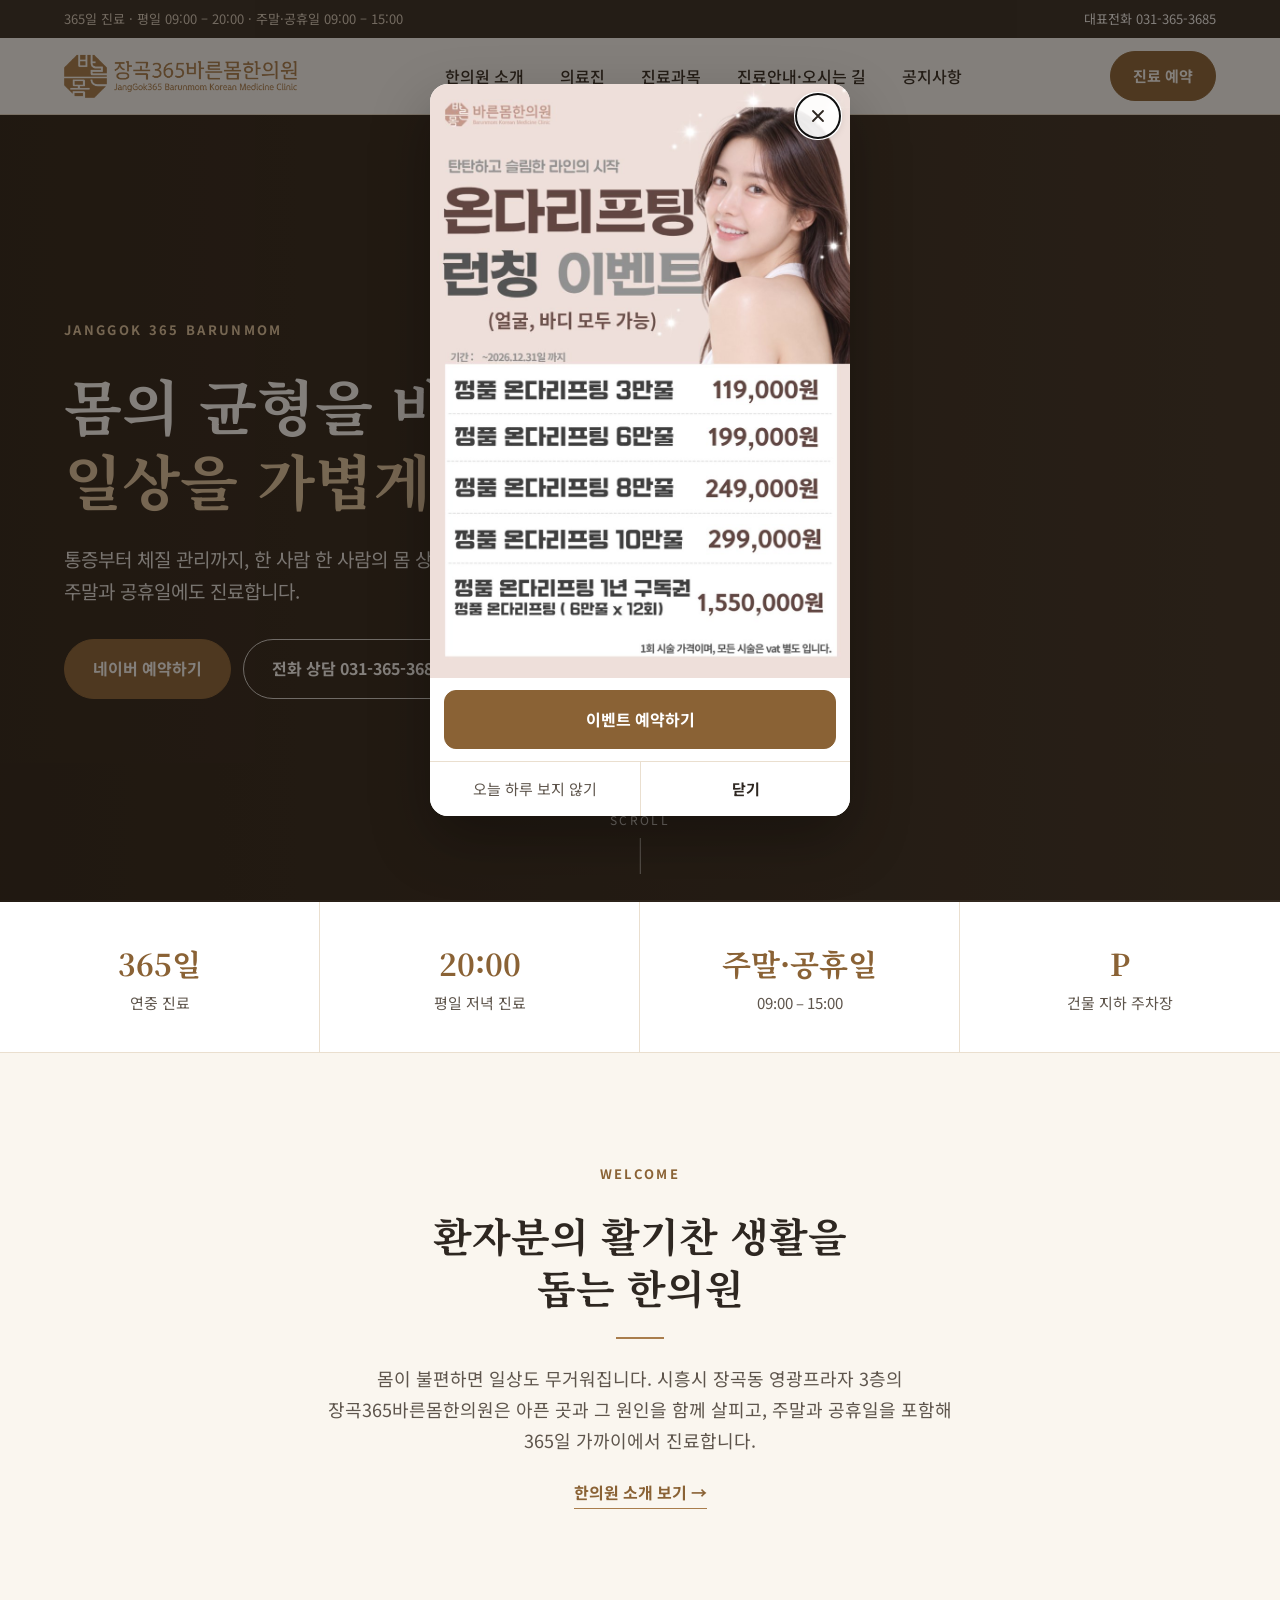
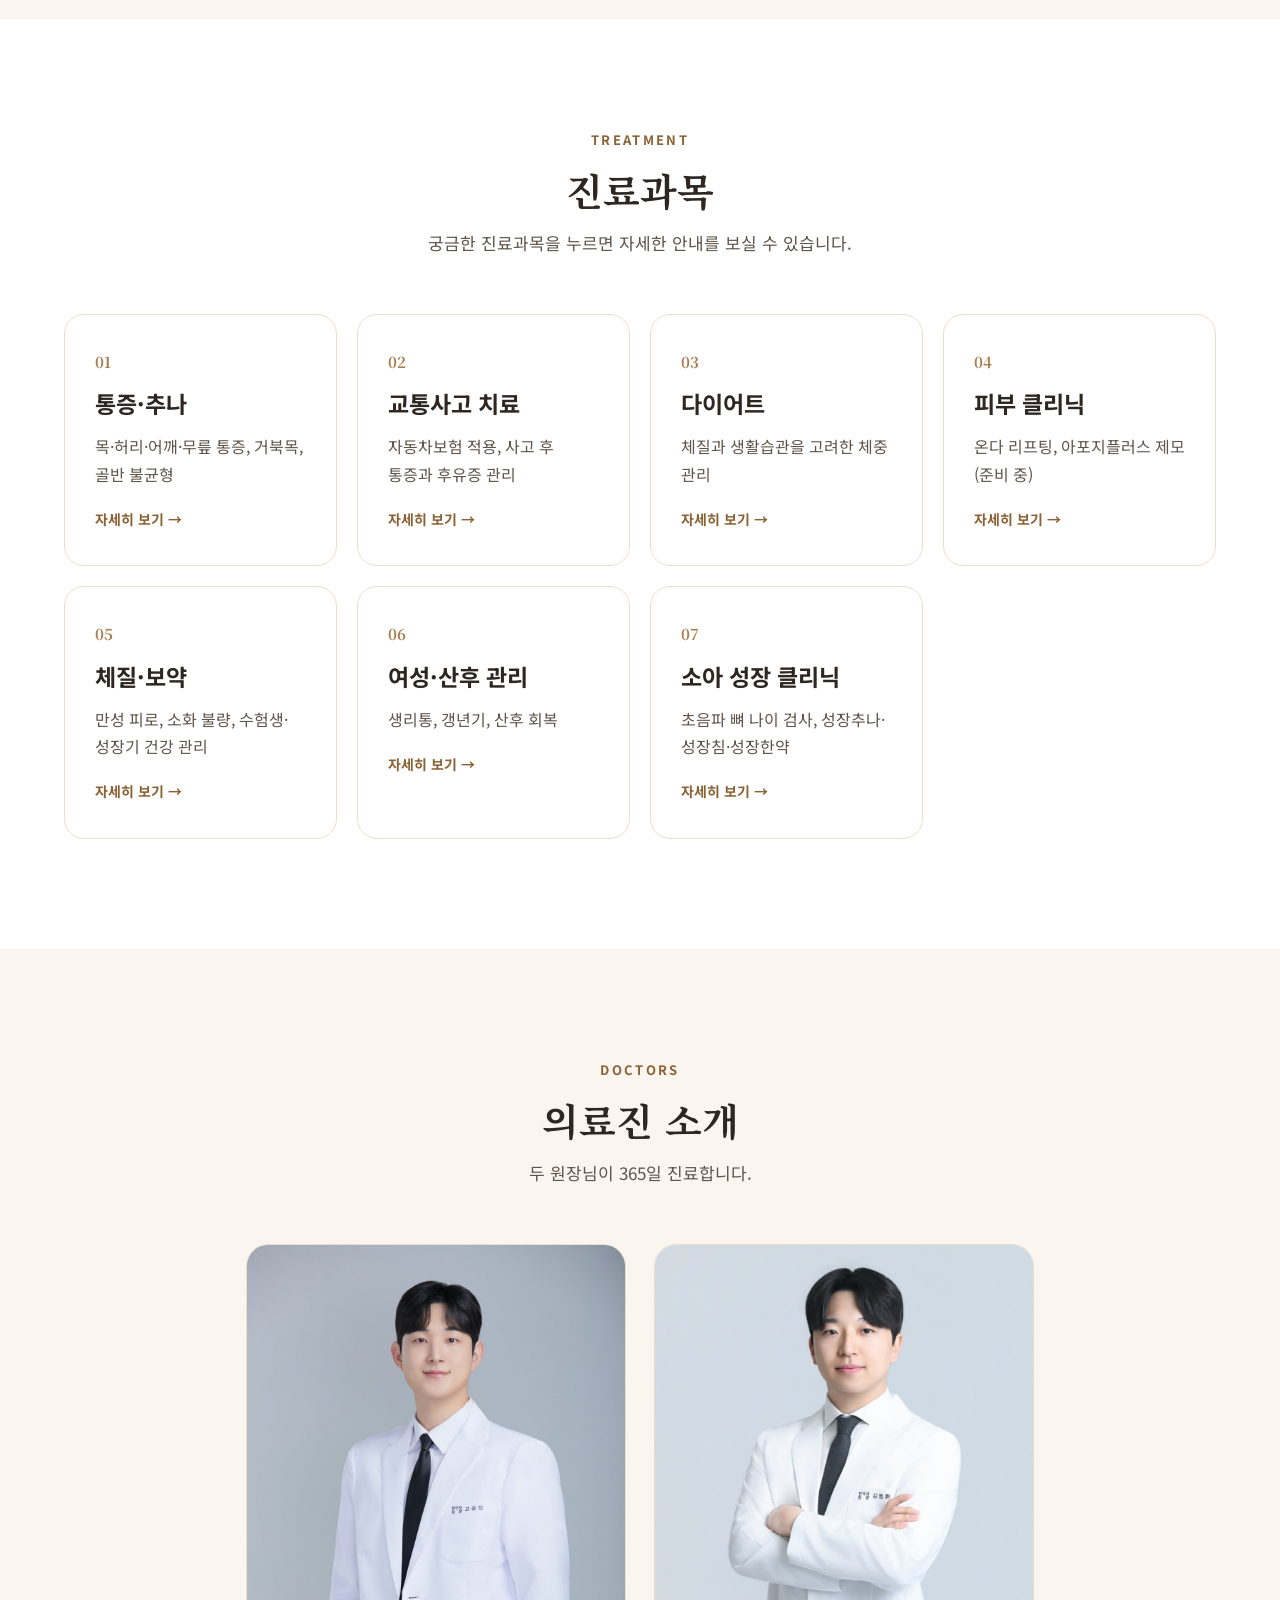
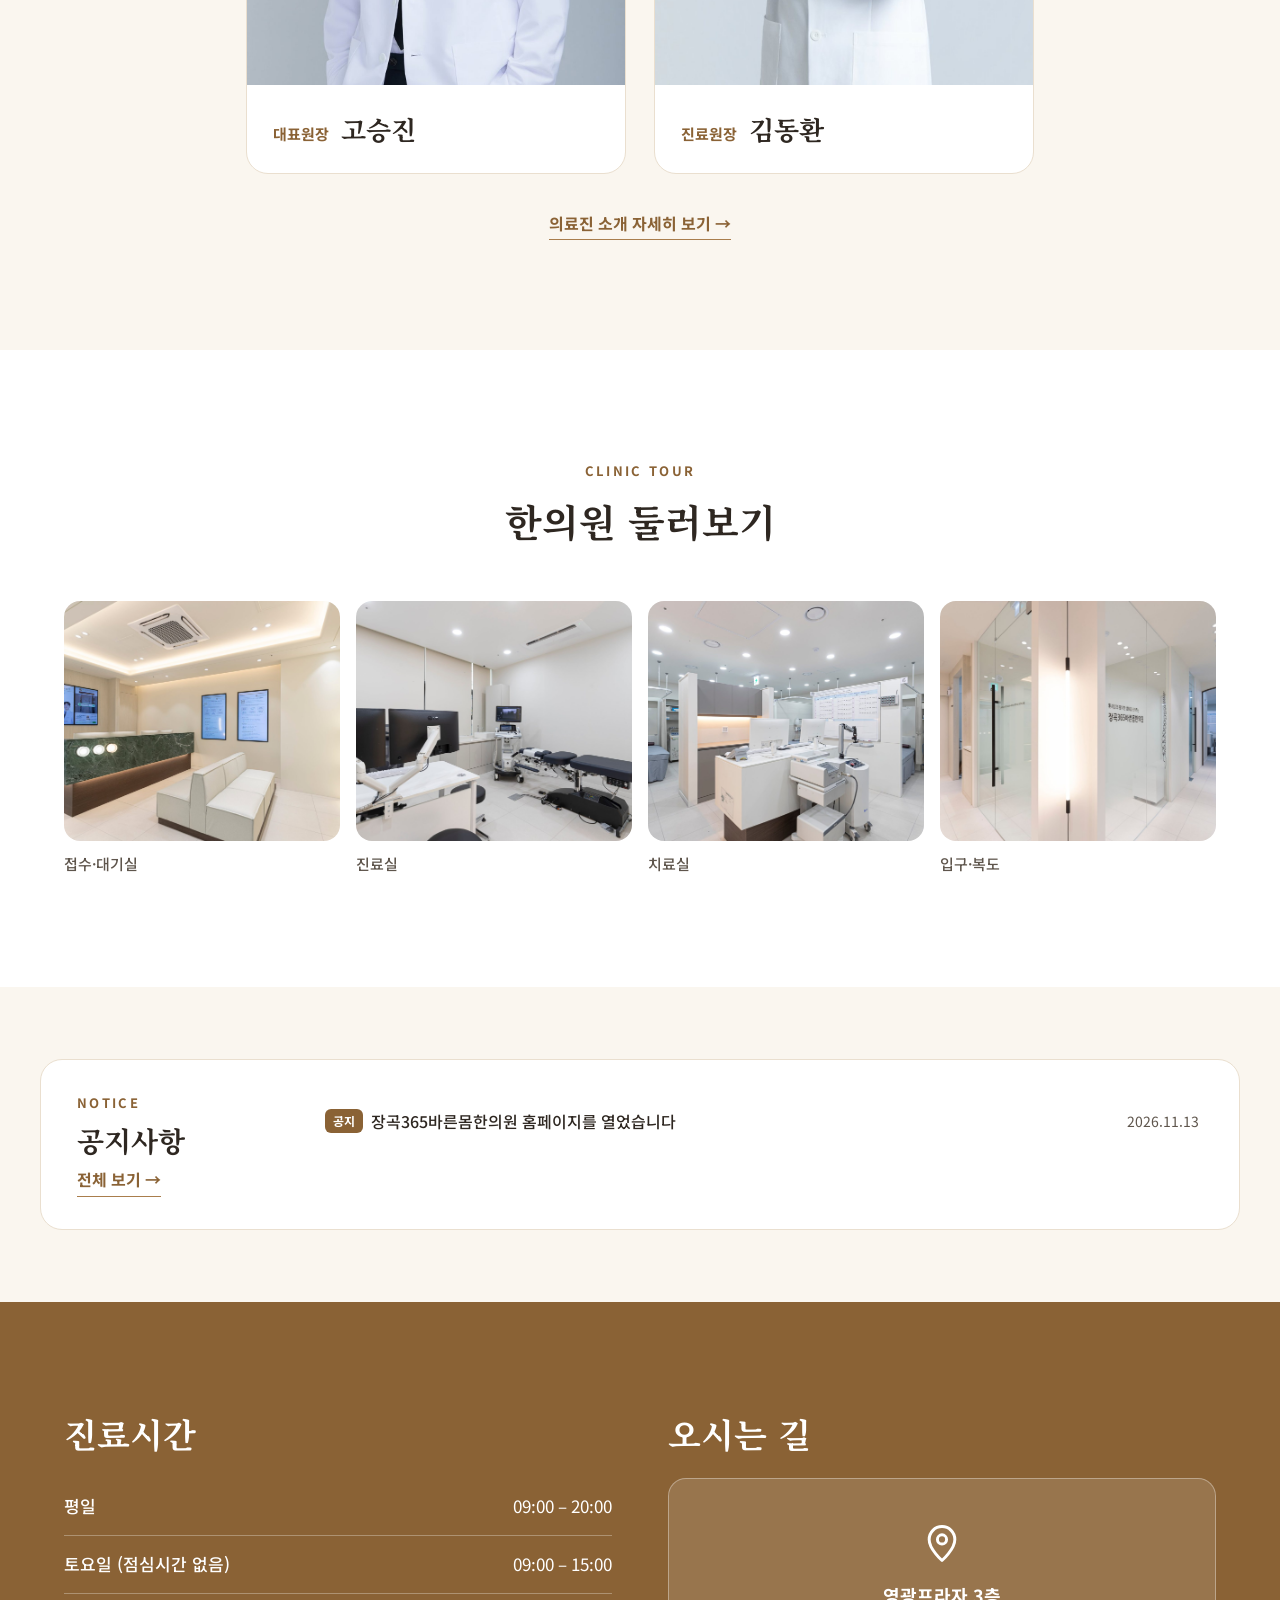
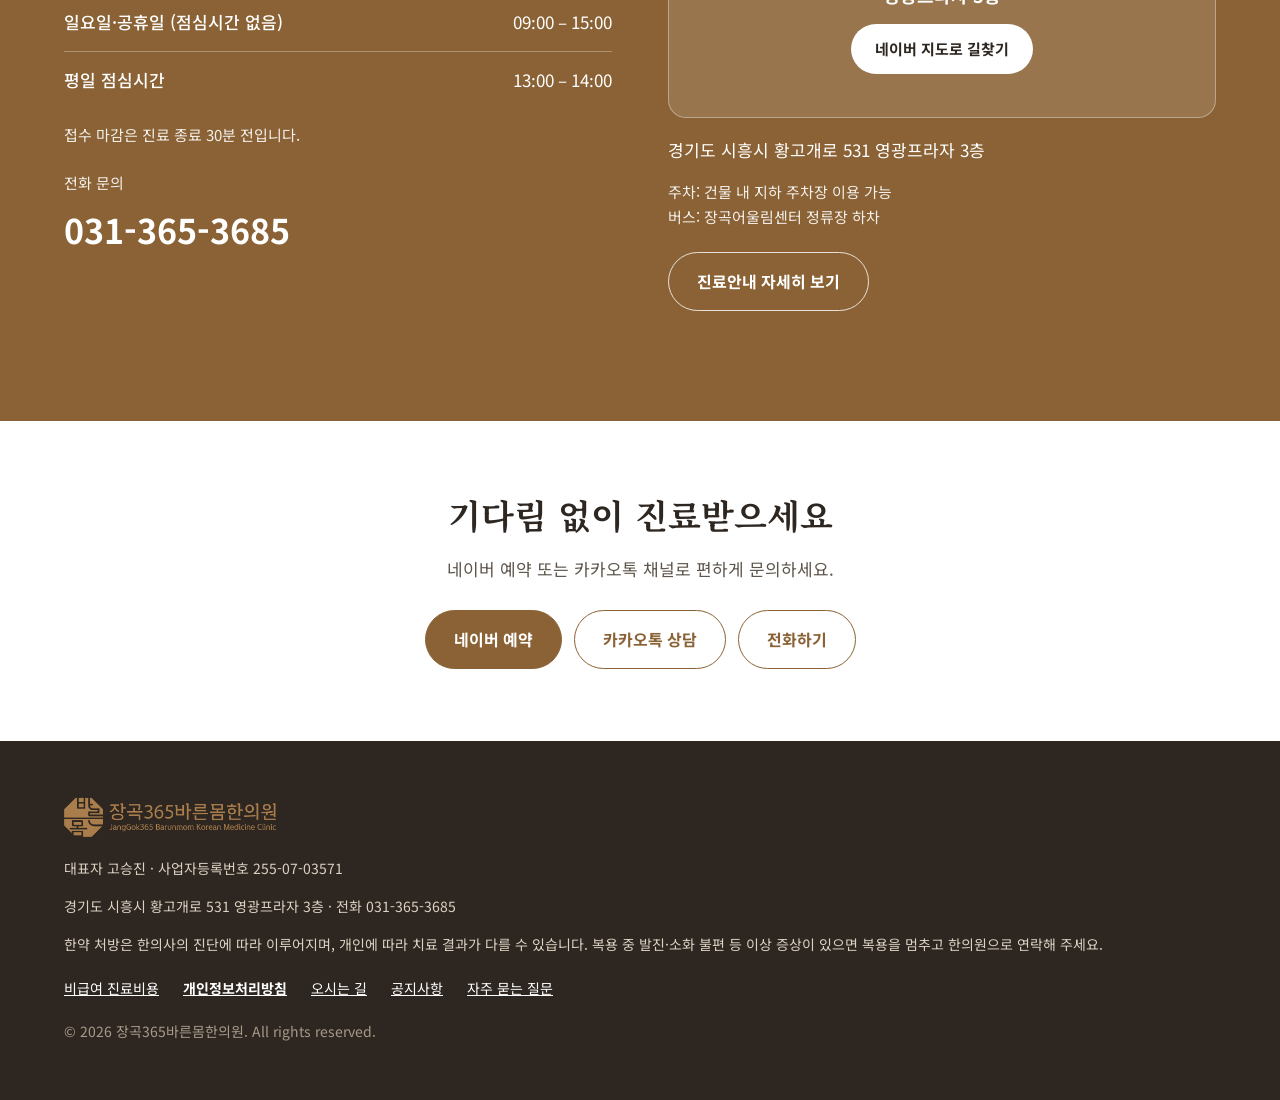
<file: index.html>
<!doctype html>
<html lang="ko">
<head>
<meta charset="utf-8">
<meta name="viewport" content="width=device-width, initial-scale=1">
<title>장곡365바른몸한의원 | 시흥 장곡동 365일 진료 한의원</title>
<meta name="description" content="경기도 시흥시 장곡동 장곡365바른몸한의원. 주말·공휴일에도 진료합니다. 통증·추나, 교통사고 치료, 다이어트, 피부 클리닉, 체질·보약, 여성·산후 관리.">
<meta property="og:type" content="website">
<meta property="og:title" content="장곡365바른몸한의원 | 시흥 장곡동 365일 진료 한의원">
<meta property="og:description" content="경기도 시흥시 장곡동 장곡365바른몸한의원. 주말·공휴일에도 진료합니다. 통증·추나, 교통사고 치료, 다이어트, 피부 클리닉, 체질·보약, 여성·산후 관리.">
<meta property="og:image" content="images/hero.jpg">
<link rel="icon" type="image/png" href="favicon.png">
<link rel="apple-touch-icon" href="apple-touch-icon.png">
<link rel="preconnect" href="https://fonts.googleapis.com">
<link rel="preconnect" href="https://fonts.gstatic.com" crossorigin>
<link href="https://fonts.googleapis.com/css2?family=Noto+Sans+KR:wght@400;500;700&family=Noto+Serif+KR:wght@500;700&display=swap" rel="stylesheet">
<link rel="stylesheet" href="style.css?v=202611171626">
<script src="main.js?v=202611171626" defer></script>
<script type="application/ld+json">{"@context": "https://schema.org", "@type": "MedicalClinic", "@id": "https://janggok365brm.com/#clinic", "name": "장곡365바른몸한의원", "alternateName": ["장곡365바른몸", "JangGok365 Barunmom Korean Medicine Clinic"], "description": "경기도 시흥시 장곡동에 있는 한의원입니다. 주말과 공휴일에도 진료하며 통증·추나, 교통사고 치료, 다이어트(린다이어트), 피부 클리닉, 체질·보약, 여성·산후 관리, 소아 성장 클리닉을 진료합니다.", "url": "https://janggok365brm.com/", "logo": "https://janggok365brm.com/images/logo.png", "image": ["https://janggok365brm.com/images/hero.jpg", "https://janggok365brm.com/images/reception.jpg"], "telephone": "+82-31-365-3685", "address": {"@type": "PostalAddress", "streetAddress": "황고개로 531 영광프라자 3층", "addressLocality": "시흥시", "addressRegion": "경기도", "addressCountry": "KR"}, "areaServed": ["시흥시 장곡동", "시흥시"], "openingHoursSpecification": [{"@type": "OpeningHoursSpecification", "dayOfWeek": ["Monday", "Tuesday", "Wednesday", "Thursday", "Friday"], "opens": "09:00", "closes": "20:00"}, {"@type": "OpeningHoursSpecification", "dayOfWeek": ["Saturday", "Sunday"], "opens": "09:00", "closes": "15:00"}], "hasMap": "https://map.naver.com/p/entry/place/2081000439", "sameAs": ["https://map.naver.com/p/entry/place/2081000439", "https://pf.kakao.com/_mDbkn"], "availableService": [{"@type": "MedicalTherapy", "name": "통증·추나"}, {"@type": "MedicalTherapy", "name": "교통사고 치료"}, {"@type": "MedicalTherapy", "name": "다이어트"}, {"@type": "MedicalTherapy", "name": "피부 클리닉"}, {"@type": "MedicalTherapy", "name": "체질·보약"}, {"@type": "MedicalTherapy", "name": "여성·산후 관리"}, {"@type": "MedicalTherapy", "name": "소아 성장 클리닉"}], "employee": [{"@type": "Person", "name": "고승진", "jobTitle": "대표원장 (한의사)", "image": "https://janggok365brm.com/images/doctor.jpg"}, {"@type": "Person", "name": "김동환", "jobTitle": "진료원장 (한의사)", "image": "https://janggok365brm.com/images/doctor2.jpg"}]}</script>
<link rel="canonical" href="https://janggok365brm.com/">
</head>
<body>
<div class="topbar"><div class="wrap">
<span>365일 진료 · 평일 09:00 – 20:00 · 주말·공휴일 09:00 – 15:00</span>
<a href="tel:0313653685">대표전화 031-365-3685</a>
</div></div>
<header class="site-header"><div class="wrap">
<a class="logo" href="index.html"><img src="images/logo.png" alt="장곡365바른몸한의원 홈"></a>
<nav aria-label="주 메뉴"><ul class="gnb">
<li><a href="about.html">한의원 소개</a></li>
<li><a href="doctor.html">의료진</a></li>
<li><a href="care-pain.html">진료과목</a><ul class="sub"><li><a href="care-pain.html">통증·추나</a></li><li><a href="care-accident.html">교통사고 치료</a></li><li><a href="care-diet.html">다이어트</a></li><li><a href="care-skin.html">피부 클리닉</a></li><li><a href="care-constitution.html">체질·보약</a></li><li><a href="care-women.html">여성·산후 관리</a></li><li><a href="care-growth.html">소아 성장 클리닉</a></li></ul></li>
<li><a href="location.html">진료안내·오시는 길</a></li>
<li><a href="notice.html">공지사항</a></li>
</ul></nav>
<a class="btn btn-main header-cta" href="https://booking.naver.com/booking/13/bizes/1511039" target="_blank" rel="noopener">진료 예약</a>
<button class="menu-btn" type="button" aria-label="메뉴 열기" aria-expanded="false" aria-controls="mobile-nav">
<svg width="24" height="24" viewBox="0 0 24 24" fill="none" stroke="currentColor" stroke-width="2" stroke-linecap="round" aria-hidden="true"><path d="M4 7h16M4 12h16M4 17h16"/></svg>
</button>
</div></header>
<nav id="mobile-nav" class="mobile-nav" aria-label="휴대폰 메뉴">
<a href="index.html">홈</a>
<a href="about.html">한의원 소개</a>
<a href="doctor.html">의료진</a>
<a href="care-pain.html">진료과목</a>
<div class="subs"><a href="care-pain.html">통증·추나</a><a href="care-accident.html">교통사고 치료</a><a href="care-diet.html">다이어트</a><a href="care-skin.html">피부 클리닉</a><a href="care-constitution.html">체질·보약</a><a href="care-women.html">여성·산후 관리</a><a href="care-growth.html">소아 성장 클리닉</a></div>
<a href="location.html">진료안내·오시는 길</a>
<a href="notice.html">공지사항</a>
<a href="faq.html">자주 묻는 질문</a>
<a href="https://booking.naver.com/booking/13/bizes/1511039" target="_blank" rel="noopener">네이버 예약</a>
<a href="https://pf.kakao.com/_mDbkn" target="_blank" rel="noopener">카카오톡 상담</a>
</nav>
<main>

<section class="hero">
<div class="slides" aria-hidden="true">
<img src="images/reception.jpg" alt="">
<img src="images/hero.jpg" alt="">
<img src="images/entrance.jpg" alt="">
</div>
<div class="wrap"><div class="hero-text">
<span class="label">JANGGOK 365 BARUNMOM</span>
<h1>몸의 균형을 바로잡아<br><em>일상을 가볍게</em></h1>
<p>통증부터 체질 관리까지, 한 사람 한 사람의 몸 상태를 살펴 진료합니다.<br>주말과 공휴일에도 진료합니다.</p>
<div class="btns">
<a class="btn btn-main" href="https://booking.naver.com/booking/13/bizes/1511039" target="_blank" rel="noopener">네이버 예약하기</a>
<a class="btn btn-ghost" href="tel:0313653685">전화 상담 031-365-3685</a>
</div>
</div></div>
<div class="scroll-cue" aria-hidden="true">SCROLL<span></span></div>
</section>

<div class="stats">
<div class="stat"><strong>365일</strong><span>연중 진료</span></div>
<div class="stat"><strong>20:00</strong><span>평일 저녁 진료</span></div>
<div class="stat"><strong>주말·공휴일</strong><span>09:00 – 15:00</span></div>
<div class="stat"><strong>P</strong><span>건물 지하 주차장</span></div>
</div>

<section class="sec"><div class="wrap intro reveal">
<span class="label">WELCOME</span>
<h2>환자분의 활기찬 생활을<br>돕는 한의원</h2>
<span class="bar"></span>
<p>몸이 불편하면 일상도 무거워집니다. 시흥시 장곡동 영광프라자 3층의 장곡365바른몸한의원은 아픈 곳과 그 원인을 함께 살피고, 주말과 공휴일을 포함해 365일 가까이에서 진료합니다.</p>
<a class="more" href="about.html">한의원 소개 보기 →</a>
</div></section>

<section class="sec white"><div class="wrap">
<div class="head reveal"><span class="label">TREATMENT</span><h2>진료과목</h2><p>궁금한 진료과목을 누르면 자세한 안내를 보실 수 있습니다.</p></div>
<div class="cares">
<a class="care reveal" href="care-pain.html"><span class="no">01</span><h3>통증·추나</h3><p>목·허리·어깨·무릎 통증, 거북목, 골반 불균형</p><span class="go">자세히 보기 →</span></a>
<a class="care reveal" href="care-accident.html"><span class="no">02</span><h3>교통사고 치료</h3><p>자동차보험 적용, 사고 후 통증과 후유증 관리</p><span class="go">자세히 보기 →</span></a>
<a class="care reveal" href="care-diet.html"><span class="no">03</span><h3>다이어트</h3><p>체질과 생활습관을 고려한 체중 관리</p><span class="go">자세히 보기 →</span></a>
<a class="care reveal" href="care-skin.html"><span class="no">04</span><h3>피부 클리닉</h3><p>온다 리프팅, 아포지플러스 제모(준비 중)</p><span class="go">자세히 보기 →</span></a>
<a class="care reveal" href="care-constitution.html"><span class="no">05</span><h3>체질·보약</h3><p>만성 피로, 소화 불량, 수험생·성장기 건강 관리</p><span class="go">자세히 보기 →</span></a>
<a class="care reveal" href="care-women.html"><span class="no">06</span><h3>여성·산후 관리</h3><p>생리통, 갱년기, 산후 회복</p><span class="go">자세히 보기 →</span></a>
<a class="care reveal" href="care-growth.html"><span class="no">07</span><h3>소아 성장 클리닉</h3><p>초음파 뼈 나이 검사, 성장추나·성장침·성장한약</p><span class="go">자세히 보기 →</span></a>
</div>
</div></section>

<section class="sec"><div class="wrap">
<div class="head reveal"><span class="label">DOCTORS</span><h2>의료진 소개</h2><p>두 원장님이 365일 진료합니다.</p></div>
<div class="docs">
<a class="doc-card reveal" href="doctor.html"><img src="images/doctor.jpg" alt="대표원장 고승진 한의사"><div><span class="doc-role">대표원장</span><h3>고승진</h3></div></a>
<a class="doc-card reveal" href="doctor.html#kim"><img src="images/doctor2.jpg" alt="진료원장 김동환 한의사"><div><span class="doc-role">진료원장</span><h3>김동환</h3></div></a>
</div>
<p class="center reveal" style="margin-top:36px"><a class="more" href="doctor.html">의료진 소개 자세히 보기 →</a></p>
</div></section>

<section class="sec white"><div class="wrap">
<div class="head reveal"><span class="label">CLINIC TOUR</span><h2>한의원 둘러보기</h2></div>
<div class="gallery reveal">
<figure><img src="images/reception.jpg" alt="접수·대기실"><figcaption>접수·대기실</figcaption></figure>
<figure><img src="images/hero.jpg" alt="진료실"><figcaption>진료실</figcaption></figure>
<figure><img src="images/treatment.jpg" alt="치료실"><figcaption>치료실</figcaption></figure>
<figure><img src="images/entrance.jpg" alt="입구와 복도"><figcaption>입구·복도</figcaption></figure>
</div>
</div></section>

<!-- 이벤트 팝업: data-until 날짜가 지나면 자동으로 안 보입니다 -->
<div class="pop" id="event-pop" data-until="2026-12-31" role="dialog" aria-modal="true" aria-label="온다 리프팅 런칭 이벤트" hidden>
<div class="pop-box">
<button type="button" class="pop-x" data-pop-close aria-label="팝업 닫기"><svg width="20" height="20" viewBox="0 0 24 24" fill="none" stroke="currentColor" stroke-width="2.2" stroke-linecap="round" aria-hidden="true"><path d="M6 6l12 12M18 6L6 18"/></svg></button>
<a href="care-skin.html" class="pop-img"><img src="images/event-onda-3.jpg" alt="온다 리프팅 런칭 이벤트(얼굴, 바디 모두 가능), 2026년 12월 31일까지. 정품 온다 리프팅 3만줄 119,000원, 6만줄 199,000원, 8만줄 249,000원, 10만줄 299,000원, 1년 구독권(6만줄 12회) 1,550,000원. 1회 시술 가격이며 부가세 별도."></a>
<a class="btn btn-main pop-cta" href="https://booking.naver.com/booking/13/bizes/1511039" target="_blank" rel="noopener">이벤트 예약하기</a>
<div class="pop-foot">
<button type="button" data-pop-today>오늘 하루 보지 않기</button>
<button type="button" data-pop-close>닫기</button>
</div>
</div>
</div>
<section class="sec-sm"><div class="wrap notice-strip reveal">
<div class="ns-head"><span class="label">NOTICE</span><h2>공지사항</h2><a class="more" href="notice.html">전체 보기 →</a></div>
<ul class="n-list"><li><a href="notice.html#n1"><span class="n-title"><b class="pin">공지</b>장곡365바른몸한의원 홈페이지를 열었습니다</span><span class="n-date">2026.11.13</span></a></li></ul>
</div></section>
<section class="info sec"><div class="wrap grid">
<div class="reveal">
<h2>진료시간</h2>
<table class="hours"><tbody>
<tr><th scope="row">평일</th><td>09:00 – 20:00</td></tr>
<tr><th scope="row">토요일 (점심시간 없음)</th><td>09:00 – 15:00</td></tr>
<tr><th scope="row">일요일·공휴일 (점심시간 없음)</th><td>09:00 – 15:00</td></tr>
<tr><th scope="row">평일 점심시간</th><td>13:00 – 14:00</td></tr>
</tbody></table>
<p class="note">접수 마감은 진료 종료 30분 전입니다.</p>
<p class="note" style="margin-top:22px">전화 문의</p>
<a class="tel" href="tel:0313653685">031-365-3685</a>
</div>
<div class="reveal">
<h2>오시는 길</h2>
<a class="map" href="https://map.naver.com/p/entry/place/2081000439" target="_blank" rel="noopener"><svg width="44" height="44" viewBox="0 0 24 24" fill="none" stroke="#fff" stroke-width="1.6" stroke-linecap="round" stroke-linejoin="round" aria-hidden="true"><path d="M12 21s-7-6.2-7-11.5A7 7 0 0 1 19 9.5C19 14.8 12 21 12 21z"/><circle cx="12" cy="9.5" r="2.5"/></svg><span style="font-size:18px;font-weight:700">영광프라자 3층</span><span class="pill">네이버 지도로 길찾기</span></a>
<p class="addr">경기도 시흥시 황고개로 531 영광프라자 3층</p>
<p class="note">주차: 건물 내 지하 주차장 이용 가능<br>버스: 장곡어울림센터 정류장 하차</p>
<p style="margin-top:22px"><a class="btn btn-ghost" href="location.html">진료안내 자세히 보기</a></p>
</div>
</div></section>
<section class="sec-sm white"><div class="wrap cta reveal">
<h2>기다림 없이 진료받으세요</h2>
<p>네이버 예약 또는 카카오톡 채널로 편하게 문의하세요.</p>
<div class="btns">
<a class="btn btn-main" href="https://booking.naver.com/booking/13/bizes/1511039" target="_blank" rel="noopener">네이버 예약</a>
<a class="btn btn-line" href="https://pf.kakao.com/_mDbkn" target="_blank" rel="noopener">카카오톡 상담</a>
<a class="btn btn-line" href="tel:0313653685">전화하기</a>
</div>
</div></section>
</main>
<footer><div class="wrap">
<img class="flogo" src="images/logo.png" alt="장곡365바른몸한의원">
<p>대표자 고승진 · 사업자등록번호 255-07-03571</p>
<p>경기도 시흥시 황고개로 531 영광프라자 3층 · 전화 031-365-3685</p>
<p>한약 처방은 한의사의 진단에 따라 이루어지며, 개인에 따라 치료 결과가 다를 수 있습니다. 복용 중 발진·소화 불편 등 이상 증상이 있으면 복용을 멈추고 한의원으로 연락해 주세요.</p>
<nav aria-label="하단 메뉴">
<a href="fees.html">비급여 진료비용</a>
<a href="privacy.html" style="font-weight:700">개인정보처리방침</a>
<a href="location.html">오시는 길</a>
<a href="notice.html">공지사항</a>
<a href="faq.html">자주 묻는 질문</a>
</nav>
<p class="copy">© 2026 장곡365바른몸한의원. All rights reserved.</p>
</div></footer>
<div class="mobile-bar">
<a class="btn btn-line" href="tel:0313653685">전화하기</a>
<a class="btn btn-main" href="https://booking.naver.com/booking/13/bizes/1511039" target="_blank" rel="noopener">네이버 예약</a>
</div>
</body>
</html>
</file>
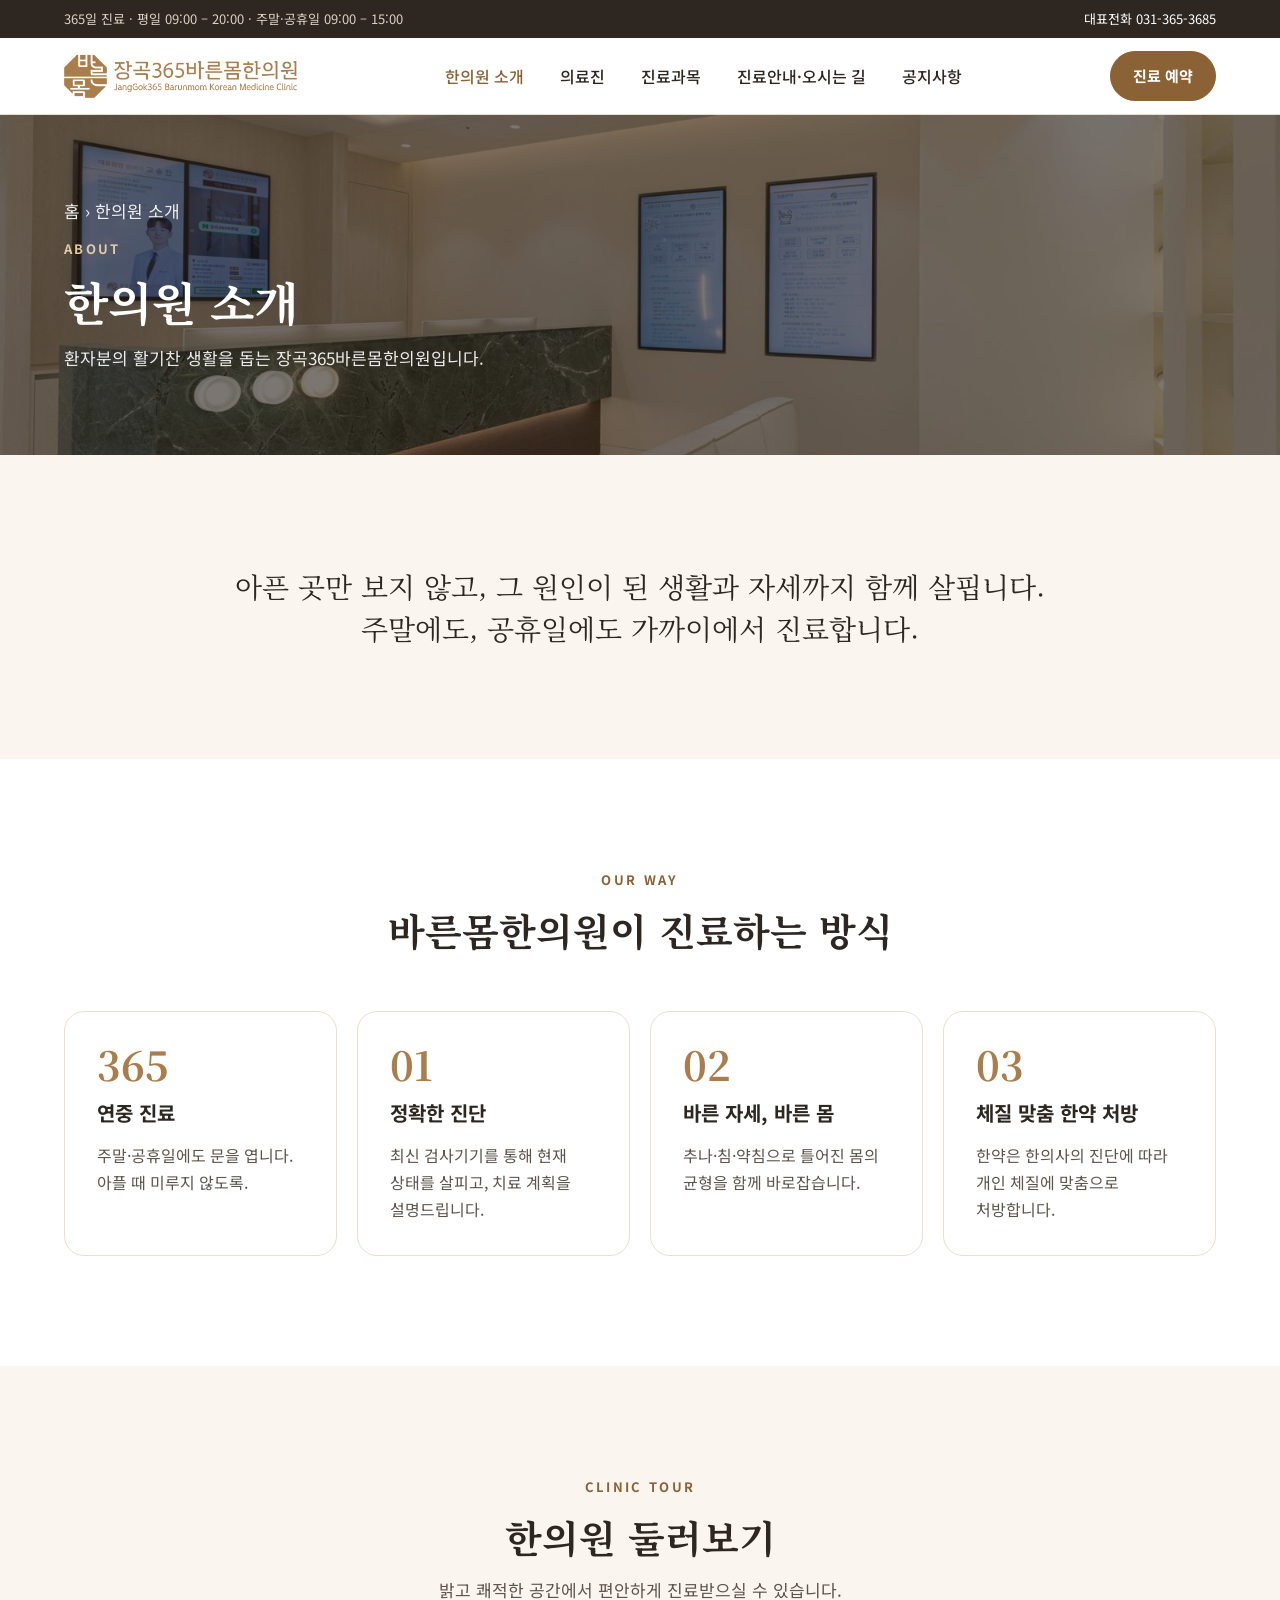
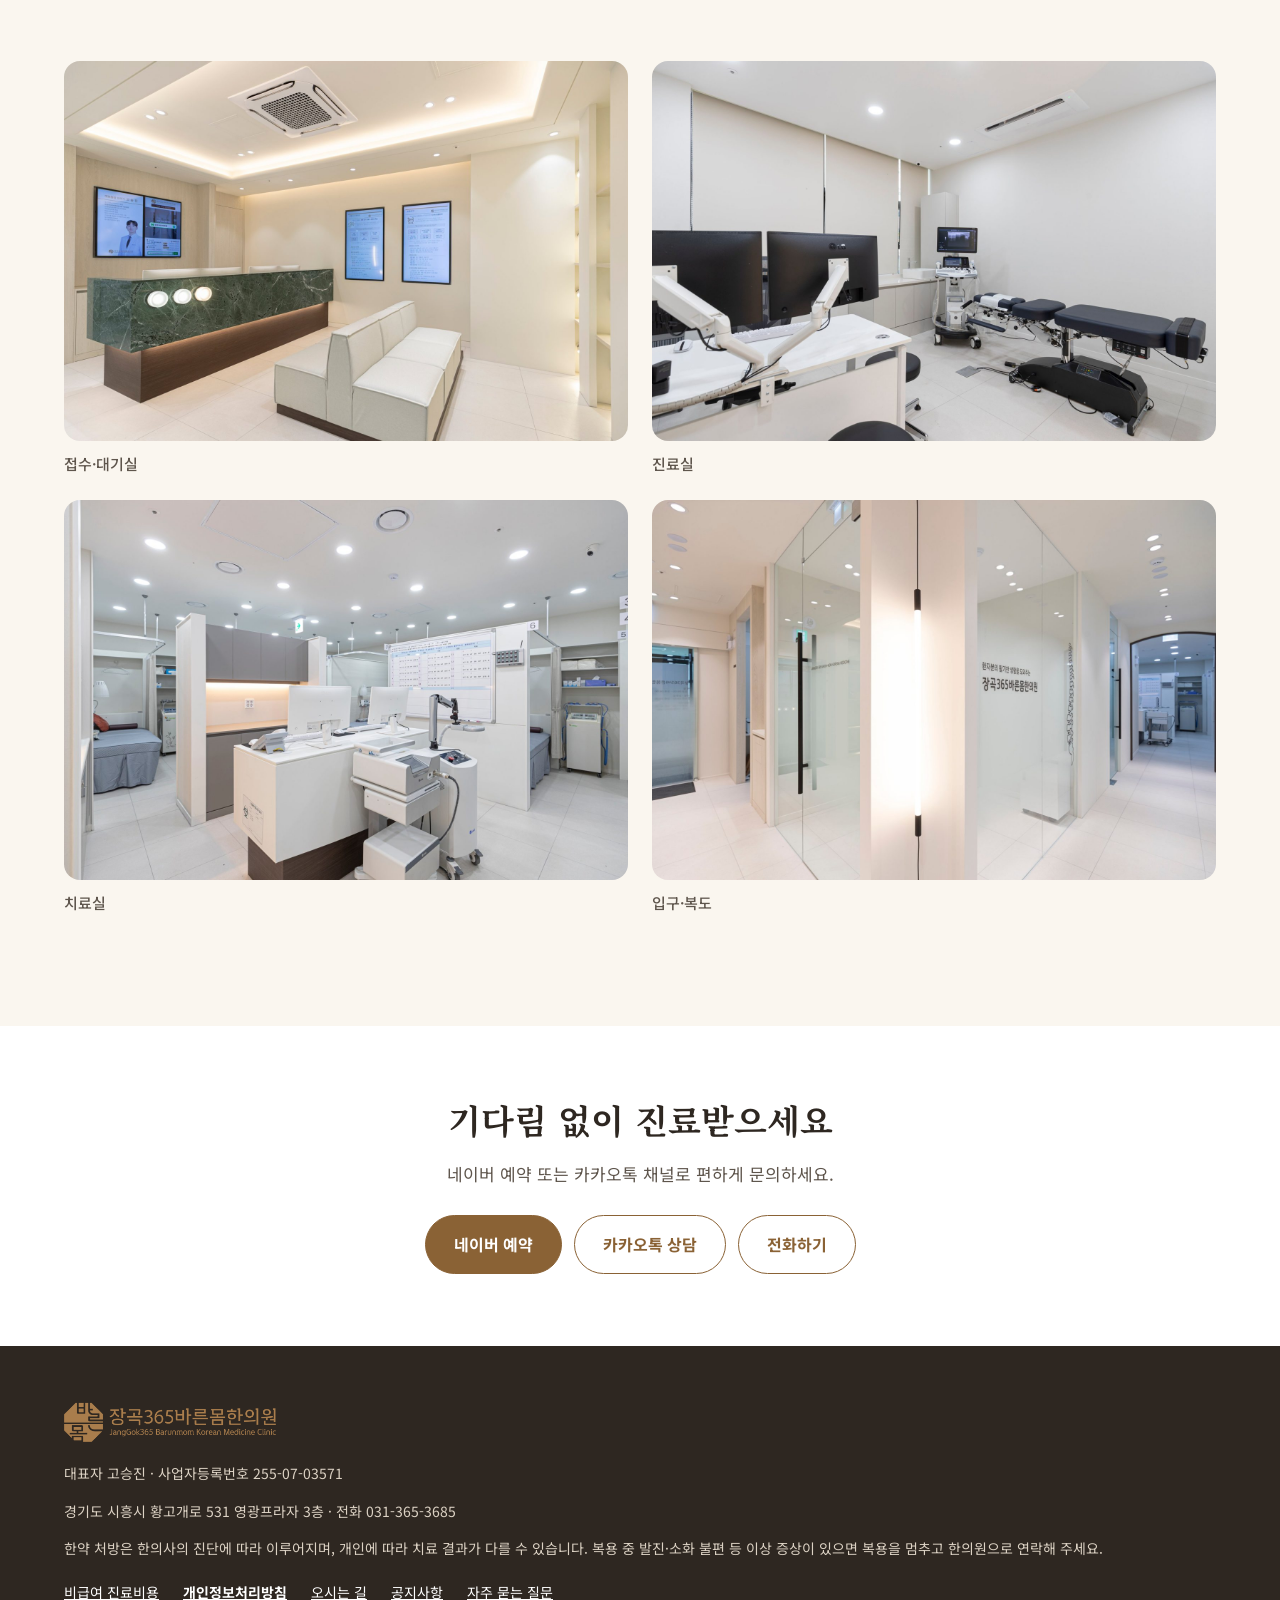
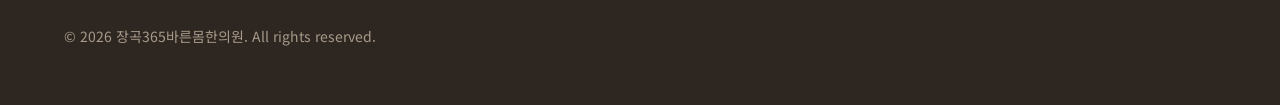
<file: about.html>
<!doctype html>
<html lang="ko">
<head>
<meta charset="utf-8">
<meta name="viewport" content="width=device-width, initial-scale=1">
<title>한의원 소개 | 시흥 장곡동 장곡365바른몸한의원</title>
<meta name="description" content="장곡365바른몸한의원 소개. 365일 진료, 체질 맞춤 진료, 바른 자세와 바른 몸.">
<meta property="og:type" content="website">
<meta property="og:title" content="한의원 소개 | 시흥 장곡동 장곡365바른몸한의원">
<meta property="og:description" content="장곡365바른몸한의원 소개. 365일 진료, 체질 맞춤 진료, 바른 자세와 바른 몸.">
<meta property="og:image" content="images/hero.jpg">
<link rel="icon" type="image/png" href="favicon.png">
<link rel="apple-touch-icon" href="apple-touch-icon.png">
<link rel="preconnect" href="https://fonts.googleapis.com">
<link rel="preconnect" href="https://fonts.gstatic.com" crossorigin>
<link href="https://fonts.googleapis.com/css2?family=Noto+Sans+KR:wght@400;500;700&family=Noto+Serif+KR:wght@500;700&display=swap" rel="stylesheet">
<link rel="stylesheet" href="style.css?v=202611171626">
<script src="main.js?v=202611171626" defer></script>
<script type="application/ld+json">{"@context": "https://schema.org", "@type": "MedicalClinic", "@id": "https://janggok365brm.com/#clinic", "name": "장곡365바른몸한의원", "url": "https://janggok365brm.com/", "telephone": "+82-31-365-3685"}</script>
<link rel="canonical" href="https://janggok365brm.com/about.html">
</head>
<body>
<div class="topbar"><div class="wrap">
<span>365일 진료 · 평일 09:00 – 20:00 · 주말·공휴일 09:00 – 15:00</span>
<a href="tel:0313653685">대표전화 031-365-3685</a>
</div></div>
<header class="site-header"><div class="wrap">
<a class="logo" href="index.html"><img src="images/logo.png" alt="장곡365바른몸한의원 홈"></a>
<nav aria-label="주 메뉴"><ul class="gnb">
<li><a href="about.html" aria-current="page">한의원 소개</a></li>
<li><a href="doctor.html">의료진</a></li>
<li><a href="care-pain.html">진료과목</a><ul class="sub"><li><a href="care-pain.html">통증·추나</a></li><li><a href="care-accident.html">교통사고 치료</a></li><li><a href="care-diet.html">다이어트</a></li><li><a href="care-skin.html">피부 클리닉</a></li><li><a href="care-constitution.html">체질·보약</a></li><li><a href="care-women.html">여성·산후 관리</a></li><li><a href="care-growth.html">소아 성장 클리닉</a></li></ul></li>
<li><a href="location.html">진료안내·오시는 길</a></li>
<li><a href="notice.html">공지사항</a></li>
</ul></nav>
<a class="btn btn-main header-cta" href="https://booking.naver.com/booking/13/bizes/1511039" target="_blank" rel="noopener">진료 예약</a>
<button class="menu-btn" type="button" aria-label="메뉴 열기" aria-expanded="false" aria-controls="mobile-nav">
<svg width="24" height="24" viewBox="0 0 24 24" fill="none" stroke="currentColor" stroke-width="2" stroke-linecap="round" aria-hidden="true"><path d="M4 7h16M4 12h16M4 17h16"/></svg>
</button>
</div></header>
<nav id="mobile-nav" class="mobile-nav" aria-label="휴대폰 메뉴">
<a href="index.html">홈</a>
<a href="about.html">한의원 소개</a>
<a href="doctor.html">의료진</a>
<a href="care-pain.html">진료과목</a>
<div class="subs"><a href="care-pain.html">통증·추나</a><a href="care-accident.html">교통사고 치료</a><a href="care-diet.html">다이어트</a><a href="care-skin.html">피부 클리닉</a><a href="care-constitution.html">체질·보약</a><a href="care-women.html">여성·산후 관리</a><a href="care-growth.html">소아 성장 클리닉</a></div>
<a href="location.html">진료안내·오시는 길</a>
<a href="notice.html">공지사항</a>
<a href="faq.html">자주 묻는 질문</a>
<a href="https://booking.naver.com/booking/13/bizes/1511039" target="_blank" rel="noopener">네이버 예약</a>
<a href="https://pf.kakao.com/_mDbkn" target="_blank" rel="noopener">카카오톡 상담</a>
</nav>
<main>
<section class="page-hero">
<img src="images/reception.jpg" alt="">
<div class="wrap">
<p class="crumb"><a href="index.html">홈</a> › 한의원 소개</p>
<span class="label">ABOUT</span>
<h1>한의원 소개</h1>
<p>환자분의 활기찬 생활을 돕는 장곡365바른몸한의원입니다.</p>
</div>
</section>

<section class="sec"><div class="wrap narrow">
<p class="lead reveal">아픈 곳만 보지 않고, 그 원인이 된 생활과 자세까지 함께 살핍니다.<br>주말에도, 공휴일에도 가까이에서 진료합니다.</p>
</div></section>

<section class="sec white"><div class="wrap">
<div class="head reveal"><span class="label">OUR WAY</span><h2>바른몸한의원이 진료하는 방식</h2></div>
<div class="values">
<div class="value reveal"><span class="num">365</span><h3>연중 진료</h3><p>주말·공휴일에도 문을 엽니다. 아플 때 미루지 않도록.</p></div>
<div class="value reveal"><span class="num">01</span><h3>정확한 진단</h3><p>최신 검사기기를 통해 현재 상태를 살피고, 치료 계획을 설명드립니다.</p></div>
<div class="value reveal"><span class="num">02</span><h3>바른 자세, 바른 몸</h3><p>추나·침·약침으로 틀어진 몸의 균형을 함께 바로잡습니다.</p></div>
<div class="value reveal"><span class="num">03</span><h3>체질 맞춤 한약 처방</h3><p>한약은 한의사의 진단에 따라 개인 체질에 맞춤으로 처방합니다.</p></div>
</div>
</div></section>

<section class="sec"><div class="wrap">
<div class="head reveal"><span class="label">CLINIC TOUR</span><h2>한의원 둘러보기</h2><p>밝고 쾌적한 공간에서 편안하게 진료받으실 수 있습니다.</p></div>
<div class="gallery big">
<figure class="reveal"><img src="images/reception.jpg" alt="접수·대기실"><figcaption>접수·대기실</figcaption></figure>
<figure class="reveal"><img src="images/hero.jpg" alt="진료실"><figcaption>진료실</figcaption></figure>
<figure class="reveal"><img src="images/treatment.jpg" alt="치료실"><figcaption>치료실</figcaption></figure>
<figure class="reveal"><img src="images/entrance.jpg" alt="입구와 복도"><figcaption>입구·복도</figcaption></figure>
</div>
</div></section>
<section class="sec-sm white"><div class="wrap cta reveal">
<h2>기다림 없이 진료받으세요</h2>
<p>네이버 예약 또는 카카오톡 채널로 편하게 문의하세요.</p>
<div class="btns">
<a class="btn btn-main" href="https://booking.naver.com/booking/13/bizes/1511039" target="_blank" rel="noopener">네이버 예약</a>
<a class="btn btn-line" href="https://pf.kakao.com/_mDbkn" target="_blank" rel="noopener">카카오톡 상담</a>
<a class="btn btn-line" href="tel:0313653685">전화하기</a>
</div>
</div></section>
</main>
<footer><div class="wrap">
<img class="flogo" src="images/logo.png" alt="장곡365바른몸한의원">
<p>대표자 고승진 · 사업자등록번호 255-07-03571</p>
<p>경기도 시흥시 황고개로 531 영광프라자 3층 · 전화 031-365-3685</p>
<p>한약 처방은 한의사의 진단에 따라 이루어지며, 개인에 따라 치료 결과가 다를 수 있습니다. 복용 중 발진·소화 불편 등 이상 증상이 있으면 복용을 멈추고 한의원으로 연락해 주세요.</p>
<nav aria-label="하단 메뉴">
<a href="fees.html">비급여 진료비용</a>
<a href="privacy.html" style="font-weight:700">개인정보처리방침</a>
<a href="location.html">오시는 길</a>
<a href="notice.html">공지사항</a>
<a href="faq.html">자주 묻는 질문</a>
</nav>
<p class="copy">© 2026 장곡365바른몸한의원. All rights reserved.</p>
</div></footer>
<div class="mobile-bar">
<a class="btn btn-line" href="tel:0313653685">전화하기</a>
<a class="btn btn-main" href="https://booking.naver.com/booking/13/bizes/1511039" target="_blank" rel="noopener">네이버 예약</a>
</div>
</body>
</html>
</file>
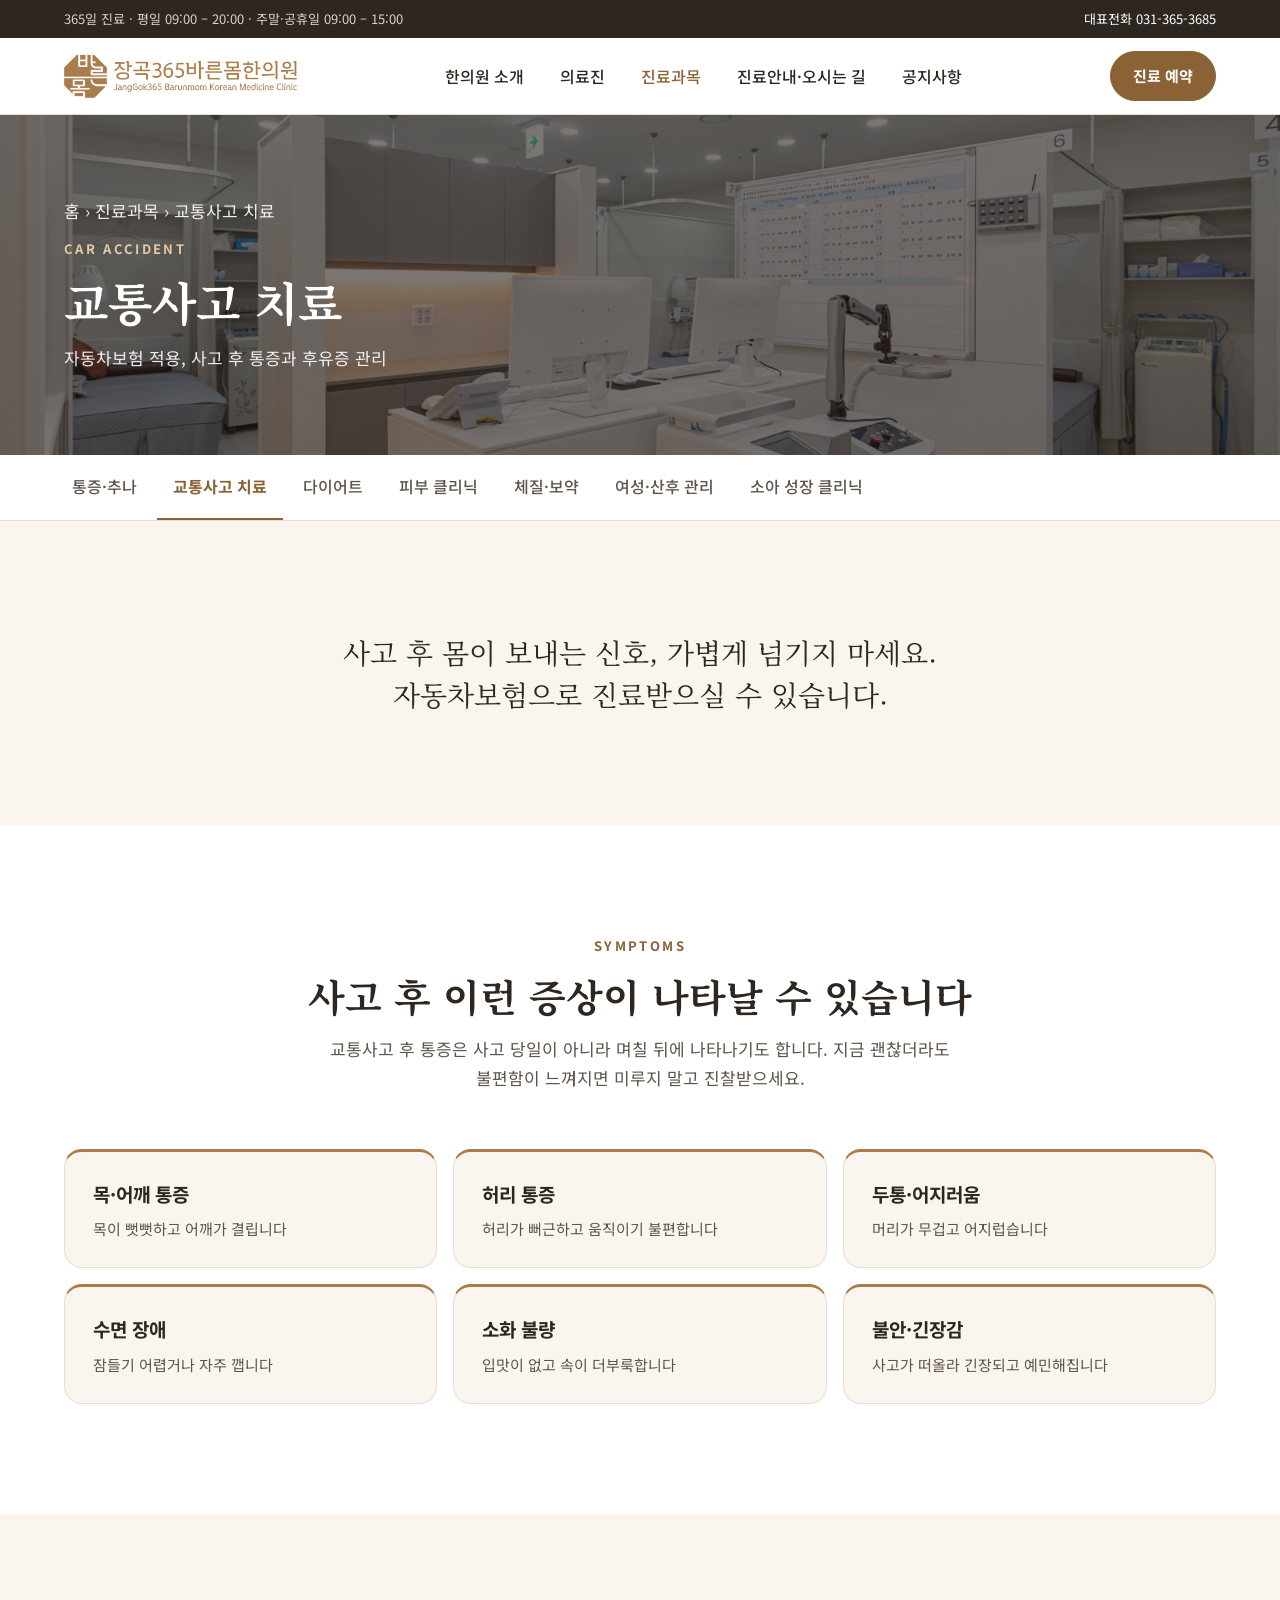
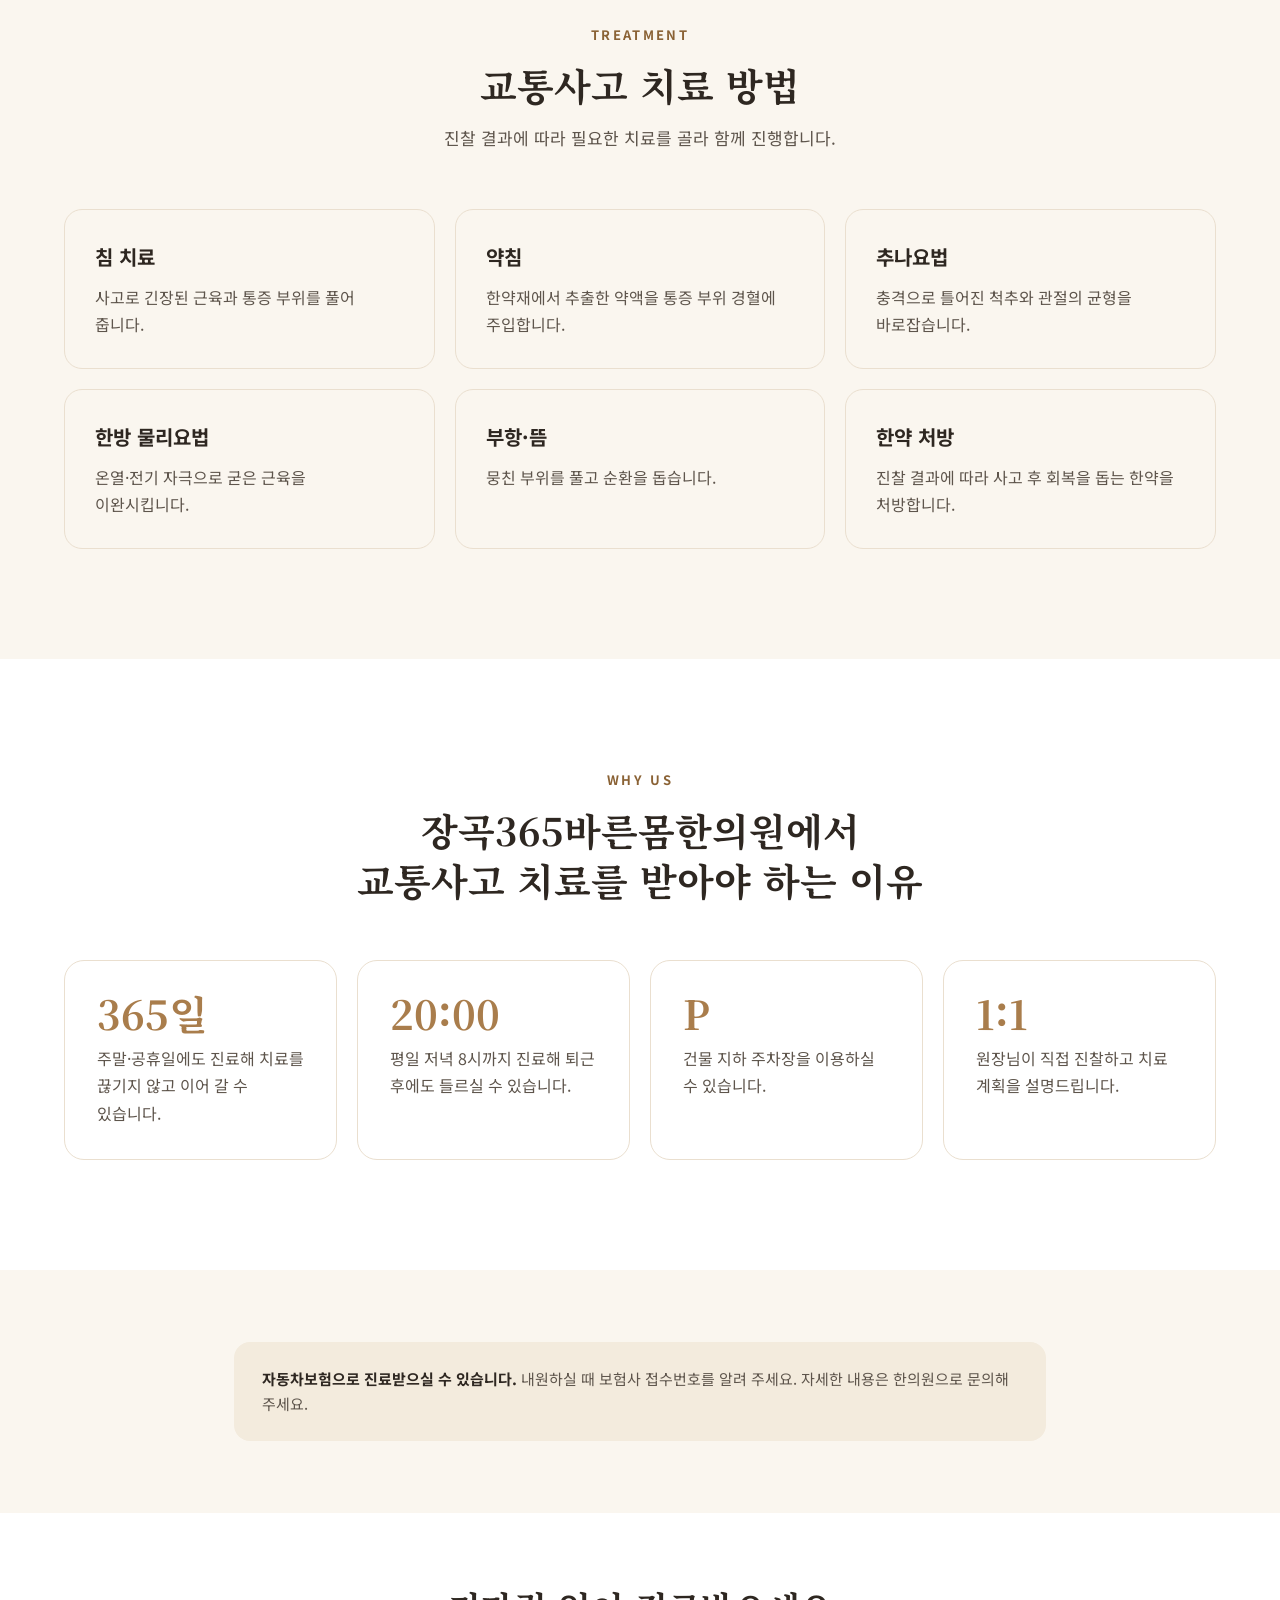
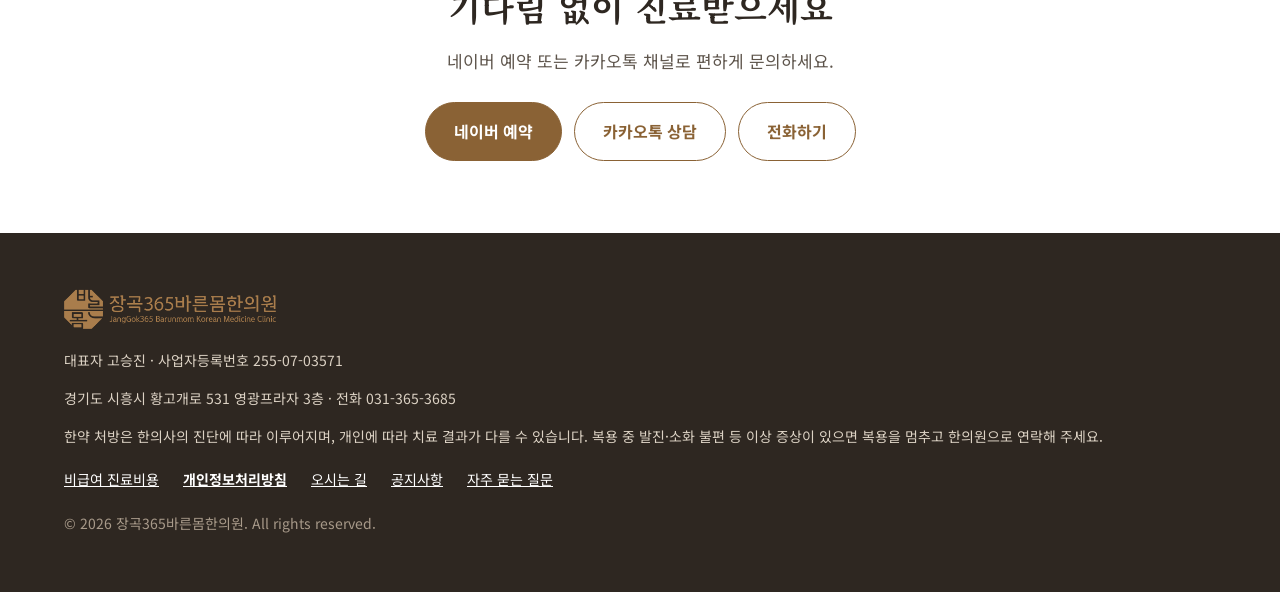
<file: care-accident.html>
<!doctype html>
<html lang="ko">
<head>
<meta charset="utf-8">
<meta name="viewport" content="width=device-width, initial-scale=1">
<title>교통사고 치료 | 시흥 장곡동 장곡365바른몸한의원</title>
<meta name="description" content="장곡365바른몸한의원 교통사고 치료 진료 안내. 자동차보험 적용, 사고 후 통증과 후유증 관리.">
<meta property="og:type" content="website">
<meta property="og:title" content="교통사고 치료 | 시흥 장곡동 장곡365바른몸한의원">
<meta property="og:description" content="장곡365바른몸한의원 교통사고 치료 진료 안내. 자동차보험 적용, 사고 후 통증과 후유증 관리.">
<meta property="og:image" content="images/hero.jpg">
<link rel="icon" type="image/png" href="favicon.png">
<link rel="apple-touch-icon" href="apple-touch-icon.png">
<link rel="preconnect" href="https://fonts.googleapis.com">
<link rel="preconnect" href="https://fonts.gstatic.com" crossorigin>
<link href="https://fonts.googleapis.com/css2?family=Noto+Sans+KR:wght@400;500;700&family=Noto+Serif+KR:wght@500;700&display=swap" rel="stylesheet">
<link rel="stylesheet" href="style.css?v=202611171626">
<script src="main.js?v=202611171626" defer></script>
<script type="application/ld+json">{"@context": "https://schema.org", "@type": "MedicalClinic", "@id": "https://janggok365brm.com/#clinic", "name": "장곡365바른몸한의원", "url": "https://janggok365brm.com/", "telephone": "+82-31-365-3685"}</script>
<script type="application/ld+json">{"@context": "https://schema.org", "@type": "MedicalWebPage", "url": "https://janggok365brm.com/care-accident.html", "name": "교통사고 치료 진료 안내", "about": {"@type": "MedicalTherapy", "name": "교통사고 치료"}, "publisher": {"@id": "https://janggok365brm.com/#clinic"}}</script>
<script type="application/ld+json">{"@context": "https://schema.org", "@type": "BreadcrumbList", "itemListElement": [{"@type": "ListItem", "position": 1, "name": "홈", "item": "https://janggok365brm.com/"}, {"@type": "ListItem", "position": 2, "name": "진료과목", "item": "https://janggok365brm.com/care-pain.html"}, {"@type": "ListItem", "position": 3, "name": "교통사고 치료", "item": "https://janggok365brm.com/care-accident.html"}]}</script>
<link rel="canonical" href="https://janggok365brm.com/care-accident.html">
</head>
<body>
<div class="topbar"><div class="wrap">
<span>365일 진료 · 평일 09:00 – 20:00 · 주말·공휴일 09:00 – 15:00</span>
<a href="tel:0313653685">대표전화 031-365-3685</a>
</div></div>
<header class="site-header"><div class="wrap">
<a class="logo" href="index.html"><img src="images/logo.png" alt="장곡365바른몸한의원 홈"></a>
<nav aria-label="주 메뉴"><ul class="gnb">
<li><a href="about.html">한의원 소개</a></li>
<li><a href="doctor.html">의료진</a></li>
<li><a href="care-pain.html" aria-current="page">진료과목</a><ul class="sub"><li><a href="care-pain.html">통증·추나</a></li><li><a href="care-accident.html">교통사고 치료</a></li><li><a href="care-diet.html">다이어트</a></li><li><a href="care-skin.html">피부 클리닉</a></li><li><a href="care-constitution.html">체질·보약</a></li><li><a href="care-women.html">여성·산후 관리</a></li><li><a href="care-growth.html">소아 성장 클리닉</a></li></ul></li>
<li><a href="location.html">진료안내·오시는 길</a></li>
<li><a href="notice.html">공지사항</a></li>
</ul></nav>
<a class="btn btn-main header-cta" href="https://booking.naver.com/booking/13/bizes/1511039" target="_blank" rel="noopener">진료 예약</a>
<button class="menu-btn" type="button" aria-label="메뉴 열기" aria-expanded="false" aria-controls="mobile-nav">
<svg width="24" height="24" viewBox="0 0 24 24" fill="none" stroke="currentColor" stroke-width="2" stroke-linecap="round" aria-hidden="true"><path d="M4 7h16M4 12h16M4 17h16"/></svg>
</button>
</div></header>
<nav id="mobile-nav" class="mobile-nav" aria-label="휴대폰 메뉴">
<a href="index.html">홈</a>
<a href="about.html">한의원 소개</a>
<a href="doctor.html">의료진</a>
<a href="care-pain.html">진료과목</a>
<div class="subs"><a href="care-pain.html">통증·추나</a><a href="care-accident.html">교통사고 치료</a><a href="care-diet.html">다이어트</a><a href="care-skin.html">피부 클리닉</a><a href="care-constitution.html">체질·보약</a><a href="care-women.html">여성·산후 관리</a><a href="care-growth.html">소아 성장 클리닉</a></div>
<a href="location.html">진료안내·오시는 길</a>
<a href="notice.html">공지사항</a>
<a href="faq.html">자주 묻는 질문</a>
<a href="https://booking.naver.com/booking/13/bizes/1511039" target="_blank" rel="noopener">네이버 예약</a>
<a href="https://pf.kakao.com/_mDbkn" target="_blank" rel="noopener">카카오톡 상담</a>
</nav>
<main>
<section class="page-hero">
<img src="images/treatment.jpg" alt="">
<div class="wrap">
<p class="crumb"><a href="index.html">홈</a> › 진료과목 › 교통사고 치료</p>
<span class="label">CAR ACCIDENT</span>
<h1>교통사고 치료</h1>
<p>자동차보험 적용, 사고 후 통증과 후유증 관리</p>
</div>
</section>

<nav class="tabs" aria-label="진료과목"><ul><li><a href="care-pain.html">통증·추나</a></li><li><a href="care-accident.html" aria-current="page">교통사고 치료</a></li><li><a href="care-diet.html">다이어트</a></li><li><a href="care-skin.html">피부 클리닉</a></li><li><a href="care-constitution.html">체질·보약</a></li><li><a href="care-women.html">여성·산후 관리</a></li><li><a href="care-growth.html">소아 성장 클리닉</a></li></ul></nav>

<section class="sec"><div class="wrap narrow">
<p class="lead reveal">사고 후 몸이 보내는 신호, 가볍게 넘기지 마세요.<br>자동차보험으로 진료받으실 수 있습니다.</p>
</div></section>

<section class="sec white"><div class="wrap">
<div class="head reveal"><span class="label">SYMPTOMS</span><h2>사고 후 이런 증상이 나타날 수 있습니다</h2><p>교통사고 후 통증은 사고 당일이 아니라 며칠 뒤에 나타나기도 합니다. 지금 괜찮더라도 불편함이 느껴지면 미루지 말고 진찰받으세요.</p></div>
<div class="syms"><div class="sym reveal"><h3>목·어깨 통증</h3><p>목이 뻣뻣하고 어깨가 결립니다</p></div><div class="sym reveal"><h3>허리 통증</h3><p>허리가 뻐근하고 움직이기 불편합니다</p></div><div class="sym reveal"><h3>두통·어지러움</h3><p>머리가 무겁고 어지럽습니다</p></div><div class="sym reveal"><h3>수면 장애</h3><p>잠들기 어렵거나 자주 깹니다</p></div><div class="sym reveal"><h3>소화 불량</h3><p>입맛이 없고 속이 더부룩합니다</p></div><div class="sym reveal"><h3>불안·긴장감</h3><p>사고가 떠올라 긴장되고 예민해집니다</p></div></div>
</div></section>

<section class="sec"><div class="wrap">
<div class="head reveal"><span class="label">TREATMENT</span><h2>교통사고 치료 방법</h2><p>진찰 결과에 따라 필요한 치료를 골라 함께 진행합니다.</p></div>
<div class="methods"><div class="method reveal"><h3>침 치료</h3><p>사고로 긴장된 근육과 통증 부위를 풀어 줍니다.</p></div><div class="method reveal"><h3>약침</h3><p>한약재에서 추출한 약액을 통증 부위 경혈에 주입합니다.</p></div><div class="method reveal"><h3>추나요법</h3><p>충격으로 틀어진 척추와 관절의 균형을 바로잡습니다.</p></div><div class="method reveal"><h3>한방 물리요법</h3><p>온열·전기 자극으로 굳은 근육을 이완시킵니다.</p></div><div class="method reveal"><h3>부항·뜸</h3><p>뭉친 부위를 풀고 순환을 돕습니다.</p></div><div class="method reveal"><h3>한약 처방</h3><p>진찰 결과에 따라 사고 후 회복을 돕는 한약을 처방합니다.</p></div></div>
</div></section>

<section class="sec white"><div class="wrap">
<div class="head reveal"><span class="label">WHY US</span><h2>장곡365바른몸한의원에서<br>교통사고 치료를 받아야 하는 이유</h2></div>
<div class="values"><div class="value reveal"><span class="num">365일</span><p>주말·공휴일에도 진료해 치료를 끊기지 않고 이어 갈 수 있습니다.</p></div><div class="value reveal"><span class="num">20:00</span><p>평일 저녁 8시까지 진료해 퇴근 후에도 들르실 수 있습니다.</p></div><div class="value reveal"><span class="num">P</span><p>건물 지하 주차장을 이용하실 수 있습니다.</p></div><div class="value reveal"><span class="num">1:1</span><p>원장님이 직접 진찰하고 치료 계획을 설명드립니다.</p></div></div>
</div></section>

<section class="sec-sm"><div class="wrap narrow">
<p class="notice reveal"><strong>자동차보험으로 진료받으실 수 있습니다.</strong> 내원하실 때 보험사 접수번호를 알려 주세요. 자세한 내용은 한의원으로 문의해 주세요.</p>
</div></section>
<section class="sec-sm white"><div class="wrap cta reveal">
<h2>기다림 없이 진료받으세요</h2>
<p>네이버 예약 또는 카카오톡 채널로 편하게 문의하세요.</p>
<div class="btns">
<a class="btn btn-main" href="https://booking.naver.com/booking/13/bizes/1511039" target="_blank" rel="noopener">네이버 예약</a>
<a class="btn btn-line" href="https://pf.kakao.com/_mDbkn" target="_blank" rel="noopener">카카오톡 상담</a>
<a class="btn btn-line" href="tel:0313653685">전화하기</a>
</div>
</div></section>
</main>
<footer><div class="wrap">
<img class="flogo" src="images/logo.png" alt="장곡365바른몸한의원">
<p>대표자 고승진 · 사업자등록번호 255-07-03571</p>
<p>경기도 시흥시 황고개로 531 영광프라자 3층 · 전화 031-365-3685</p>
<p>한약 처방은 한의사의 진단에 따라 이루어지며, 개인에 따라 치료 결과가 다를 수 있습니다. 복용 중 발진·소화 불편 등 이상 증상이 있으면 복용을 멈추고 한의원으로 연락해 주세요.</p>
<nav aria-label="하단 메뉴">
<a href="fees.html">비급여 진료비용</a>
<a href="privacy.html" style="font-weight:700">개인정보처리방침</a>
<a href="location.html">오시는 길</a>
<a href="notice.html">공지사항</a>
<a href="faq.html">자주 묻는 질문</a>
</nav>
<p class="copy">© 2026 장곡365바른몸한의원. All rights reserved.</p>
</div></footer>
<div class="mobile-bar">
<a class="btn btn-line" href="tel:0313653685">전화하기</a>
<a class="btn btn-main" href="https://booking.naver.com/booking/13/bizes/1511039" target="_blank" rel="noopener">네이버 예약</a>
</div>
</body>
</html>
</file>
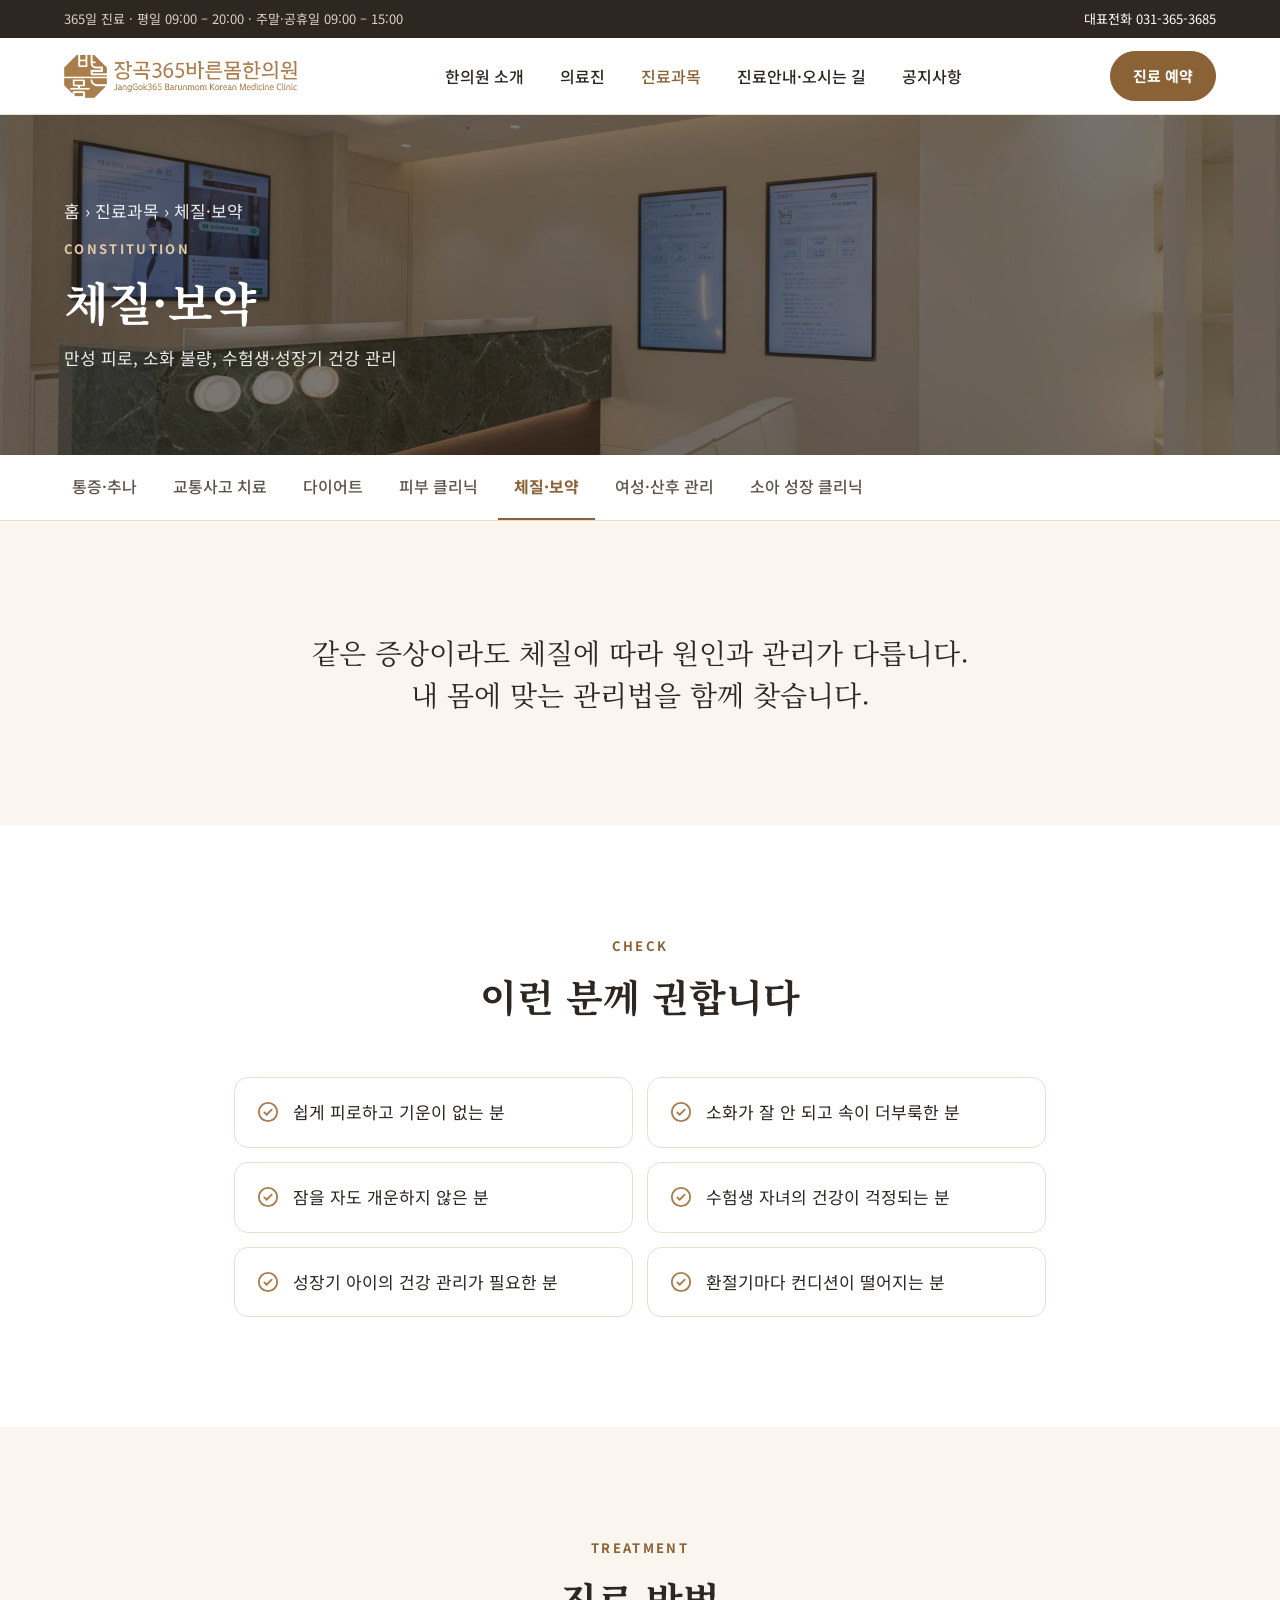
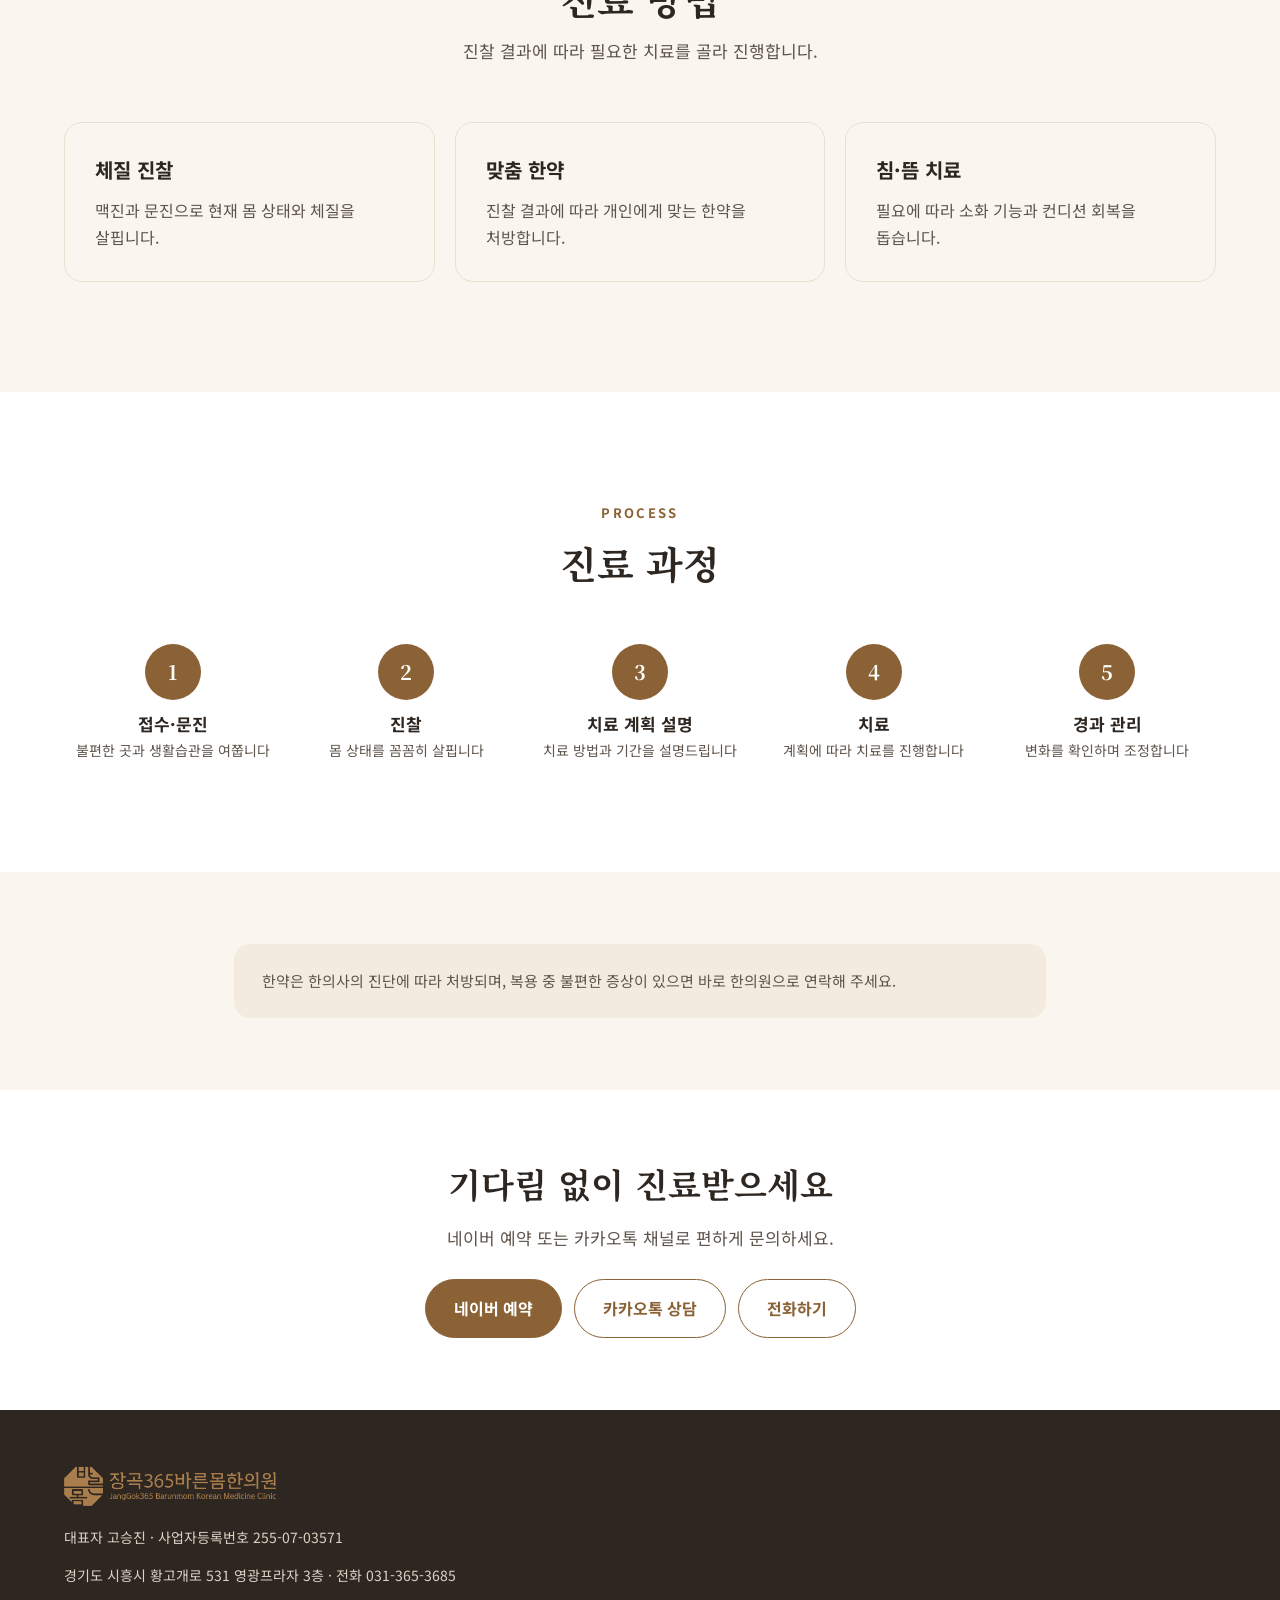
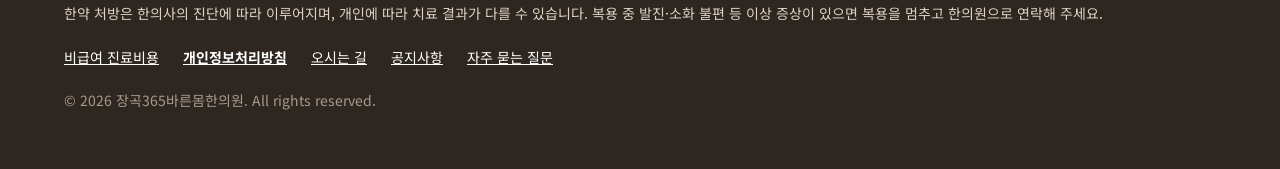
<file: care-constitution.html>
<!doctype html>
<html lang="ko">
<head>
<meta charset="utf-8">
<meta name="viewport" content="width=device-width, initial-scale=1">
<title>체질·보약 | 시흥 장곡동 장곡365바른몸한의원</title>
<meta name="description" content="장곡365바른몸한의원 체질·보약 진료 안내. 만성 피로, 소화 불량, 수험생·성장기 건강 관리.">
<meta property="og:type" content="website">
<meta property="og:title" content="체질·보약 | 시흥 장곡동 장곡365바른몸한의원">
<meta property="og:description" content="장곡365바른몸한의원 체질·보약 진료 안내. 만성 피로, 소화 불량, 수험생·성장기 건강 관리.">
<meta property="og:image" content="images/hero.jpg">
<link rel="icon" type="image/png" href="favicon.png">
<link rel="apple-touch-icon" href="apple-touch-icon.png">
<link rel="preconnect" href="https://fonts.googleapis.com">
<link rel="preconnect" href="https://fonts.gstatic.com" crossorigin>
<link href="https://fonts.googleapis.com/css2?family=Noto+Sans+KR:wght@400;500;700&family=Noto+Serif+KR:wght@500;700&display=swap" rel="stylesheet">
<link rel="stylesheet" href="style.css?v=202611171626">
<script src="main.js?v=202611171626" defer></script>
<script type="application/ld+json">{"@context": "https://schema.org", "@type": "MedicalClinic", "@id": "https://janggok365brm.com/#clinic", "name": "장곡365바른몸한의원", "url": "https://janggok365brm.com/", "telephone": "+82-31-365-3685"}</script>
<script type="application/ld+json">{"@context": "https://schema.org", "@type": "MedicalWebPage", "url": "https://janggok365brm.com/care-constitution.html", "name": "체질·보약 진료 안내", "about": {"@type": "MedicalTherapy", "name": "체질·보약"}, "publisher": {"@id": "https://janggok365brm.com/#clinic"}}</script>
<script type="application/ld+json">{"@context": "https://schema.org", "@type": "BreadcrumbList", "itemListElement": [{"@type": "ListItem", "position": 1, "name": "홈", "item": "https://janggok365brm.com/"}, {"@type": "ListItem", "position": 2, "name": "진료과목", "item": "https://janggok365brm.com/care-pain.html"}, {"@type": "ListItem", "position": 3, "name": "체질·보약", "item": "https://janggok365brm.com/care-constitution.html"}]}</script>
<link rel="canonical" href="https://janggok365brm.com/care-constitution.html">
</head>
<body>
<div class="topbar"><div class="wrap">
<span>365일 진료 · 평일 09:00 – 20:00 · 주말·공휴일 09:00 – 15:00</span>
<a href="tel:0313653685">대표전화 031-365-3685</a>
</div></div>
<header class="site-header"><div class="wrap">
<a class="logo" href="index.html"><img src="images/logo.png" alt="장곡365바른몸한의원 홈"></a>
<nav aria-label="주 메뉴"><ul class="gnb">
<li><a href="about.html">한의원 소개</a></li>
<li><a href="doctor.html">의료진</a></li>
<li><a href="care-pain.html" aria-current="page">진료과목</a><ul class="sub"><li><a href="care-pain.html">통증·추나</a></li><li><a href="care-accident.html">교통사고 치료</a></li><li><a href="care-diet.html">다이어트</a></li><li><a href="care-skin.html">피부 클리닉</a></li><li><a href="care-constitution.html">체질·보약</a></li><li><a href="care-women.html">여성·산후 관리</a></li><li><a href="care-growth.html">소아 성장 클리닉</a></li></ul></li>
<li><a href="location.html">진료안내·오시는 길</a></li>
<li><a href="notice.html">공지사항</a></li>
</ul></nav>
<a class="btn btn-main header-cta" href="https://booking.naver.com/booking/13/bizes/1511039" target="_blank" rel="noopener">진료 예약</a>
<button class="menu-btn" type="button" aria-label="메뉴 열기" aria-expanded="false" aria-controls="mobile-nav">
<svg width="24" height="24" viewBox="0 0 24 24" fill="none" stroke="currentColor" stroke-width="2" stroke-linecap="round" aria-hidden="true"><path d="M4 7h16M4 12h16M4 17h16"/></svg>
</button>
</div></header>
<nav id="mobile-nav" class="mobile-nav" aria-label="휴대폰 메뉴">
<a href="index.html">홈</a>
<a href="about.html">한의원 소개</a>
<a href="doctor.html">의료진</a>
<a href="care-pain.html">진료과목</a>
<div class="subs"><a href="care-pain.html">통증·추나</a><a href="care-accident.html">교통사고 치료</a><a href="care-diet.html">다이어트</a><a href="care-skin.html">피부 클리닉</a><a href="care-constitution.html">체질·보약</a><a href="care-women.html">여성·산후 관리</a><a href="care-growth.html">소아 성장 클리닉</a></div>
<a href="location.html">진료안내·오시는 길</a>
<a href="notice.html">공지사항</a>
<a href="faq.html">자주 묻는 질문</a>
<a href="https://booking.naver.com/booking/13/bizes/1511039" target="_blank" rel="noopener">네이버 예약</a>
<a href="https://pf.kakao.com/_mDbkn" target="_blank" rel="noopener">카카오톡 상담</a>
</nav>
<main>
<section class="page-hero">
<img src="images/reception.jpg" alt="">
<div class="wrap">
<p class="crumb"><a href="index.html">홈</a> › 진료과목 › 체질·보약</p>
<span class="label">CONSTITUTION</span>
<h1>체질·보약</h1>
<p>만성 피로, 소화 불량, 수험생·성장기 건강 관리</p>
</div>
</section>

<nav class="tabs" aria-label="진료과목"><ul><li><a href="care-pain.html">통증·추나</a></li><li><a href="care-accident.html">교통사고 치료</a></li><li><a href="care-diet.html">다이어트</a></li><li><a href="care-skin.html">피부 클리닉</a></li><li><a href="care-constitution.html" aria-current="page">체질·보약</a></li><li><a href="care-women.html">여성·산후 관리</a></li><li><a href="care-growth.html">소아 성장 클리닉</a></li></ul></nav>

<section class="sec"><div class="wrap narrow">
<p class="lead reveal">같은 증상이라도 체질에 따라 원인과 관리가 다릅니다.<br>내 몸에 맞는 관리법을 함께 찾습니다.</p>
</div></section>

<section class="sec white"><div class="wrap narrow">
<div class="head reveal"><span class="label">CHECK</span><h2>이런 분께 권합니다</h2></div>
<ul class="checks"><li class="reveal"><svg width="22" height="22" viewBox="0 0 24 24" fill="none" stroke="#A97D4C" stroke-width="2" stroke-linecap="round" stroke-linejoin="round" aria-hidden="true"><circle cx="12" cy="12" r="10"/><path d="M8 12.5l2.5 2.5L16 9.5"/></svg><span>쉽게 피로하고 기운이 없는 분</span></li><li class="reveal"><svg width="22" height="22" viewBox="0 0 24 24" fill="none" stroke="#A97D4C" stroke-width="2" stroke-linecap="round" stroke-linejoin="round" aria-hidden="true"><circle cx="12" cy="12" r="10"/><path d="M8 12.5l2.5 2.5L16 9.5"/></svg><span>소화가 잘 안 되고 속이 더부룩한 분</span></li><li class="reveal"><svg width="22" height="22" viewBox="0 0 24 24" fill="none" stroke="#A97D4C" stroke-width="2" stroke-linecap="round" stroke-linejoin="round" aria-hidden="true"><circle cx="12" cy="12" r="10"/><path d="M8 12.5l2.5 2.5L16 9.5"/></svg><span>잠을 자도 개운하지 않은 분</span></li><li class="reveal"><svg width="22" height="22" viewBox="0 0 24 24" fill="none" stroke="#A97D4C" stroke-width="2" stroke-linecap="round" stroke-linejoin="round" aria-hidden="true"><circle cx="12" cy="12" r="10"/><path d="M8 12.5l2.5 2.5L16 9.5"/></svg><span>수험생 자녀의 건강이 걱정되는 분</span></li><li class="reveal"><svg width="22" height="22" viewBox="0 0 24 24" fill="none" stroke="#A97D4C" stroke-width="2" stroke-linecap="round" stroke-linejoin="round" aria-hidden="true"><circle cx="12" cy="12" r="10"/><path d="M8 12.5l2.5 2.5L16 9.5"/></svg><span>성장기 아이의 건강 관리가 필요한 분</span></li><li class="reveal"><svg width="22" height="22" viewBox="0 0 24 24" fill="none" stroke="#A97D4C" stroke-width="2" stroke-linecap="round" stroke-linejoin="round" aria-hidden="true"><circle cx="12" cy="12" r="10"/><path d="M8 12.5l2.5 2.5L16 9.5"/></svg><span>환절기마다 컨디션이 떨어지는 분</span></li></ul>
</div></section>

<section class="sec"><div class="wrap">
<div class="head reveal"><span class="label">TREATMENT</span><h2>진료 방법</h2><p>진찰 결과에 따라 필요한 치료를 골라 진행합니다.</p></div>
<div class="methods"><div class="method reveal"><h3>체질 진찰</h3><p>맥진과 문진으로 현재 몸 상태와 체질을 살핍니다.</p></div><div class="method reveal"><h3>맞춤 한약</h3><p>진찰 결과에 따라 개인에게 맞는 한약을 처방합니다.</p></div><div class="method reveal"><h3>침·뜸 치료</h3><p>필요에 따라 소화 기능과 컨디션 회복을 돕습니다.</p></div></div>
</div></section>

<section class="sec white"><div class="wrap">
<div class="head reveal"><span class="label">PROCESS</span><h2>진료 과정</h2></div>
<div class="steps">
<div class="step reveal"><b>1</b><div><h3>접수·문진</h3><p>불편한 곳과 생활습관을 여쭙니다</p></div></div>
<div class="step reveal"><b>2</b><div><h3>진찰</h3><p>몸 상태를 꼼꼼히 살핍니다</p></div></div>
<div class="step reveal"><b>3</b><div><h3>치료 계획 설명</h3><p>치료 방법과 기간을 설명드립니다</p></div></div>
<div class="step reveal"><b>4</b><div><h3>치료</h3><p>계획에 따라 치료를 진행합니다</p></div></div>
<div class="step reveal"><b>5</b><div><h3>경과 관리</h3><p>변화를 확인하며 조정합니다</p></div></div>
</div>
</div></section>

<section class="sec-sm"><div class="wrap narrow">
<p class="notice reveal">한약은 한의사의 진단에 따라 처방되며, 복용 중 불편한 증상이 있으면 바로 한의원으로 연락해 주세요.</p>
</div></section>
<section class="sec-sm white"><div class="wrap cta reveal">
<h2>기다림 없이 진료받으세요</h2>
<p>네이버 예약 또는 카카오톡 채널로 편하게 문의하세요.</p>
<div class="btns">
<a class="btn btn-main" href="https://booking.naver.com/booking/13/bizes/1511039" target="_blank" rel="noopener">네이버 예약</a>
<a class="btn btn-line" href="https://pf.kakao.com/_mDbkn" target="_blank" rel="noopener">카카오톡 상담</a>
<a class="btn btn-line" href="tel:0313653685">전화하기</a>
</div>
</div></section>
</main>
<footer><div class="wrap">
<img class="flogo" src="images/logo.png" alt="장곡365바른몸한의원">
<p>대표자 고승진 · 사업자등록번호 255-07-03571</p>
<p>경기도 시흥시 황고개로 531 영광프라자 3층 · 전화 031-365-3685</p>
<p>한약 처방은 한의사의 진단에 따라 이루어지며, 개인에 따라 치료 결과가 다를 수 있습니다. 복용 중 발진·소화 불편 등 이상 증상이 있으면 복용을 멈추고 한의원으로 연락해 주세요.</p>
<nav aria-label="하단 메뉴">
<a href="fees.html">비급여 진료비용</a>
<a href="privacy.html" style="font-weight:700">개인정보처리방침</a>
<a href="location.html">오시는 길</a>
<a href="notice.html">공지사항</a>
<a href="faq.html">자주 묻는 질문</a>
</nav>
<p class="copy">© 2026 장곡365바른몸한의원. All rights reserved.</p>
</div></footer>
<div class="mobile-bar">
<a class="btn btn-line" href="tel:0313653685">전화하기</a>
<a class="btn btn-main" href="https://booking.naver.com/booking/13/bizes/1511039" target="_blank" rel="noopener">네이버 예약</a>
</div>
</body>
</html>
</file>
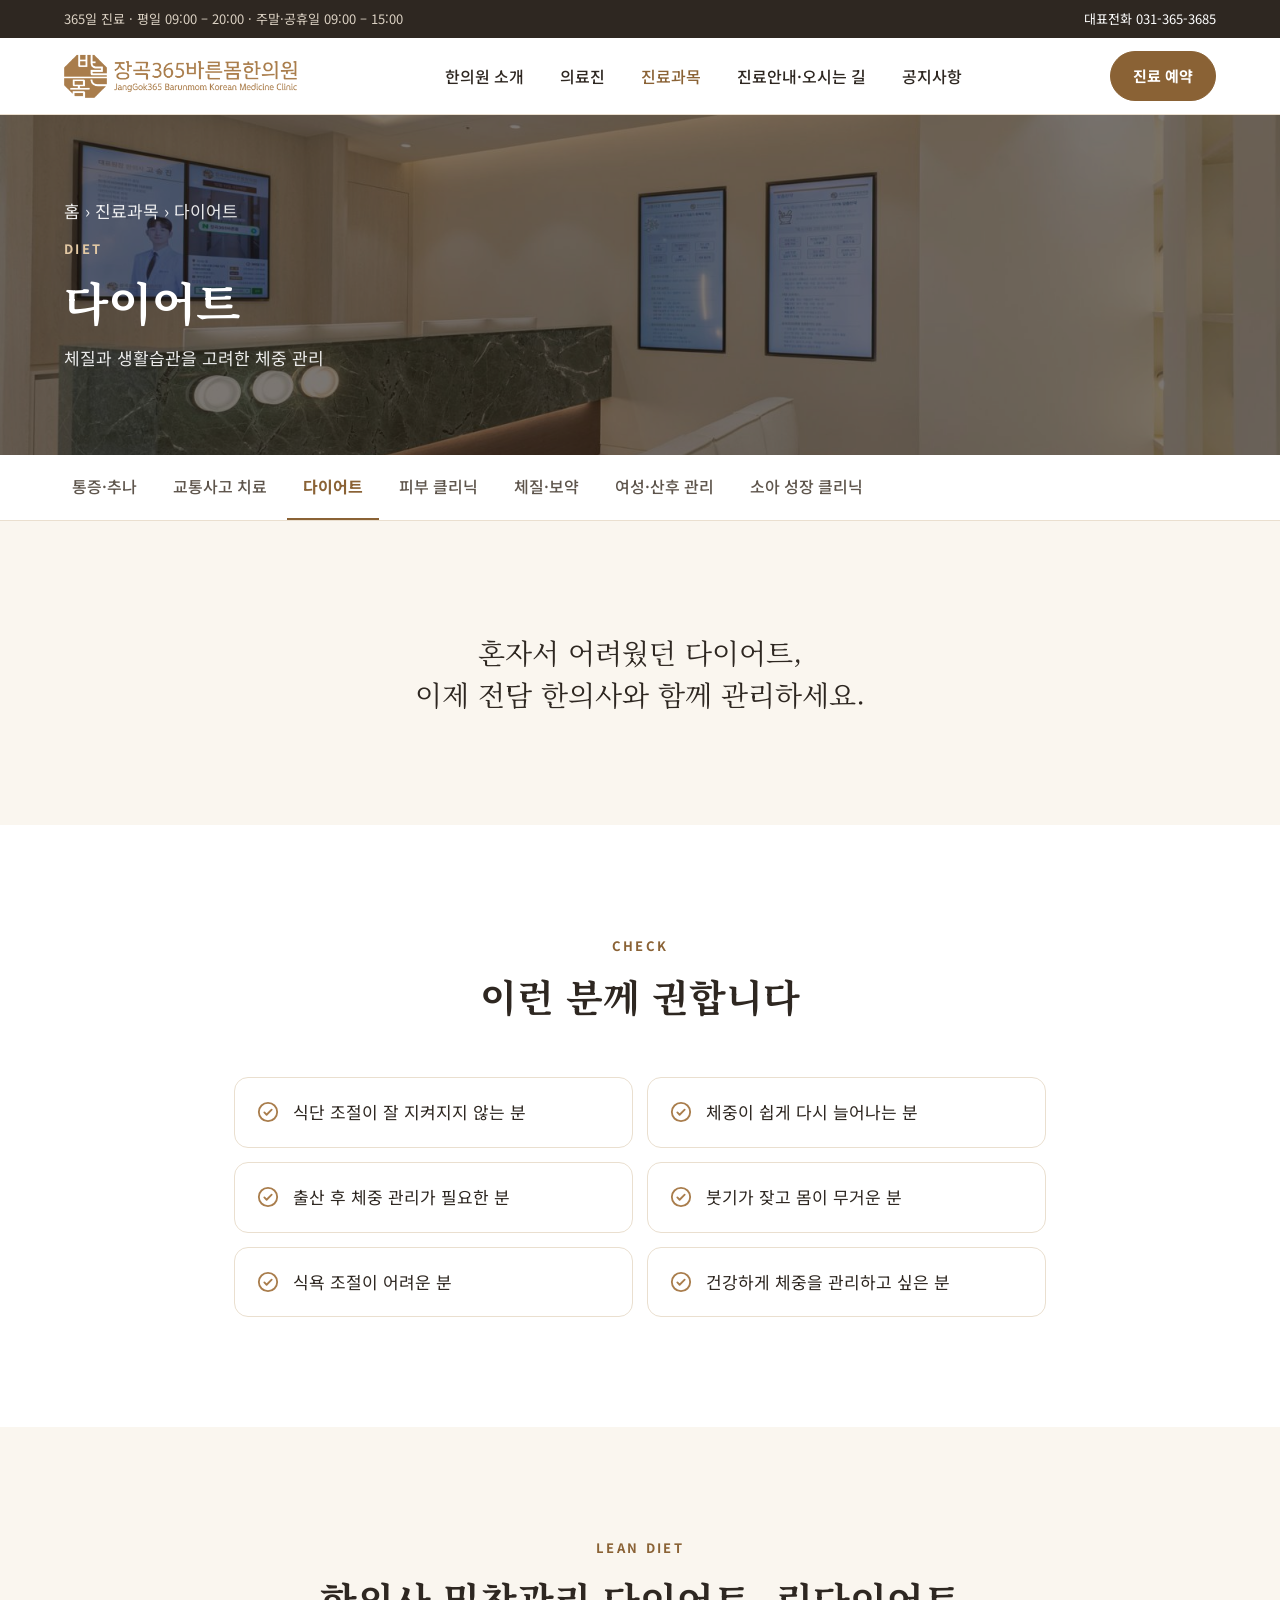
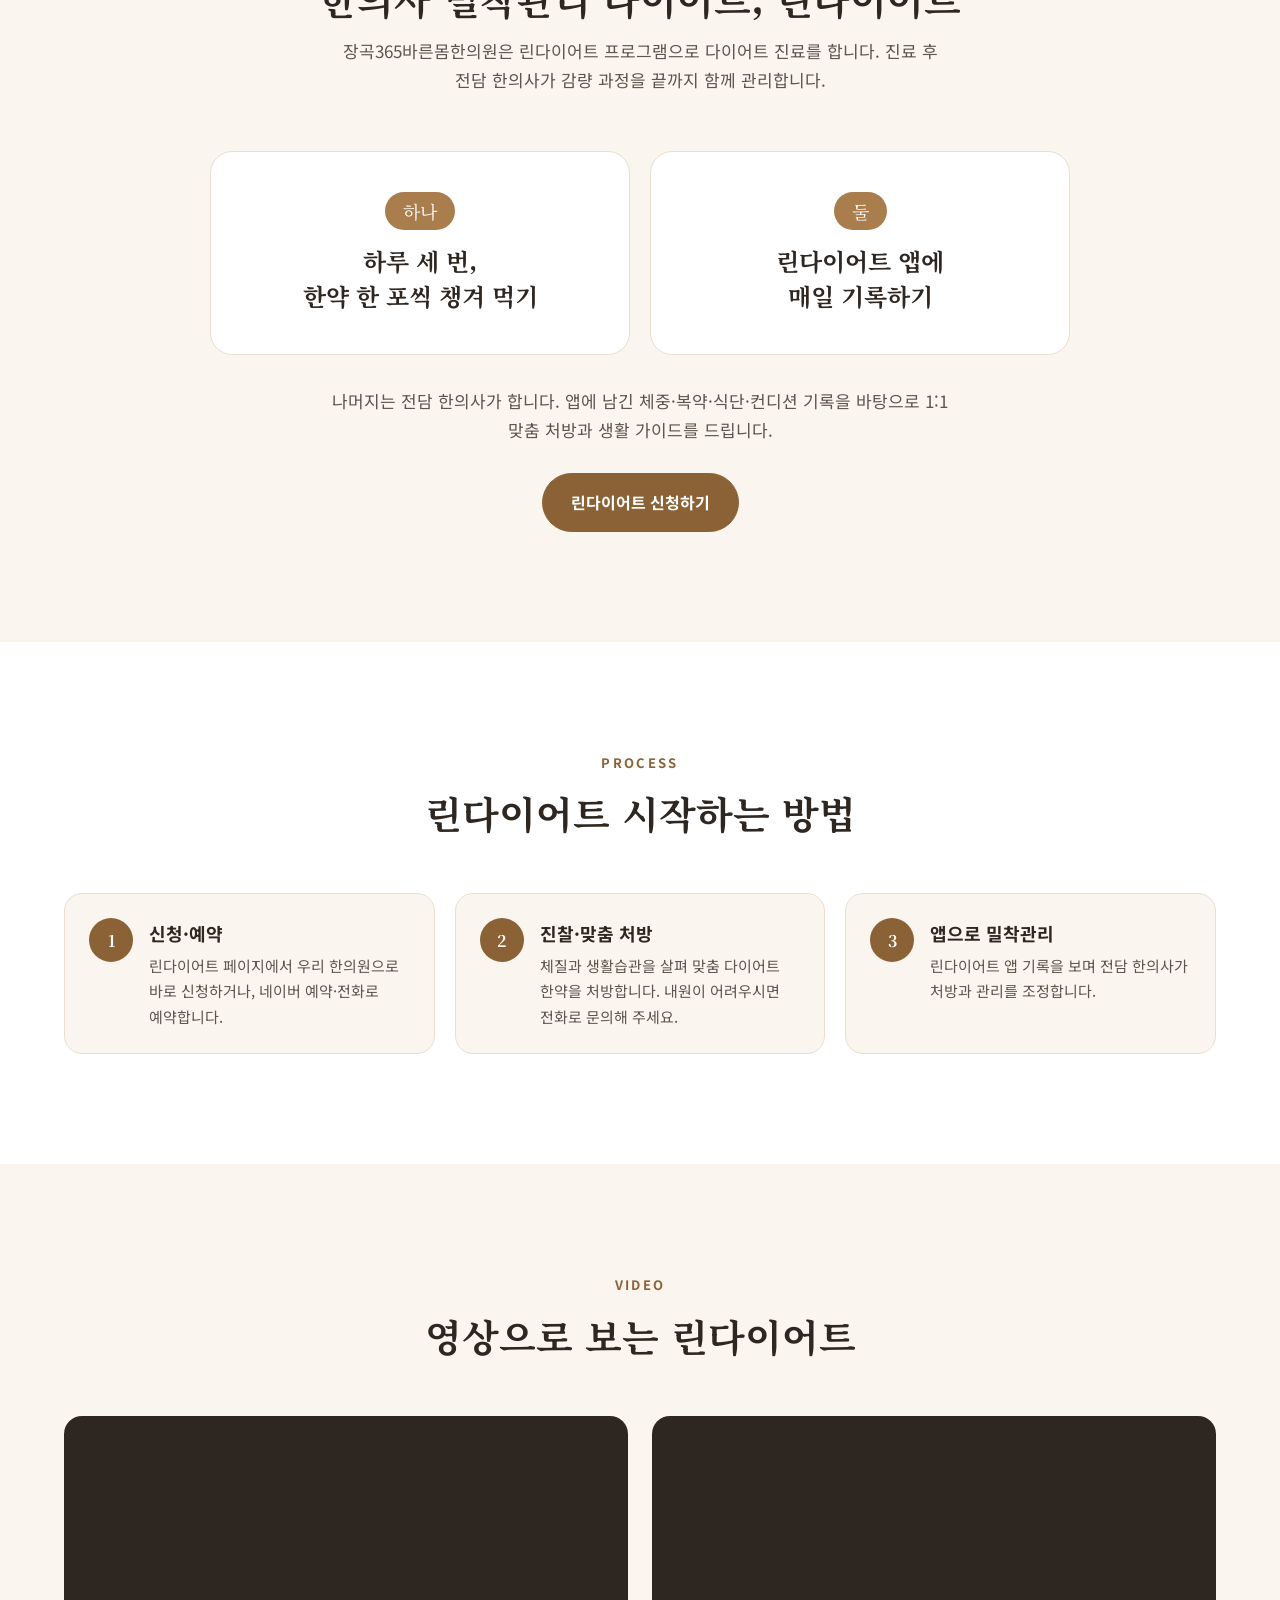
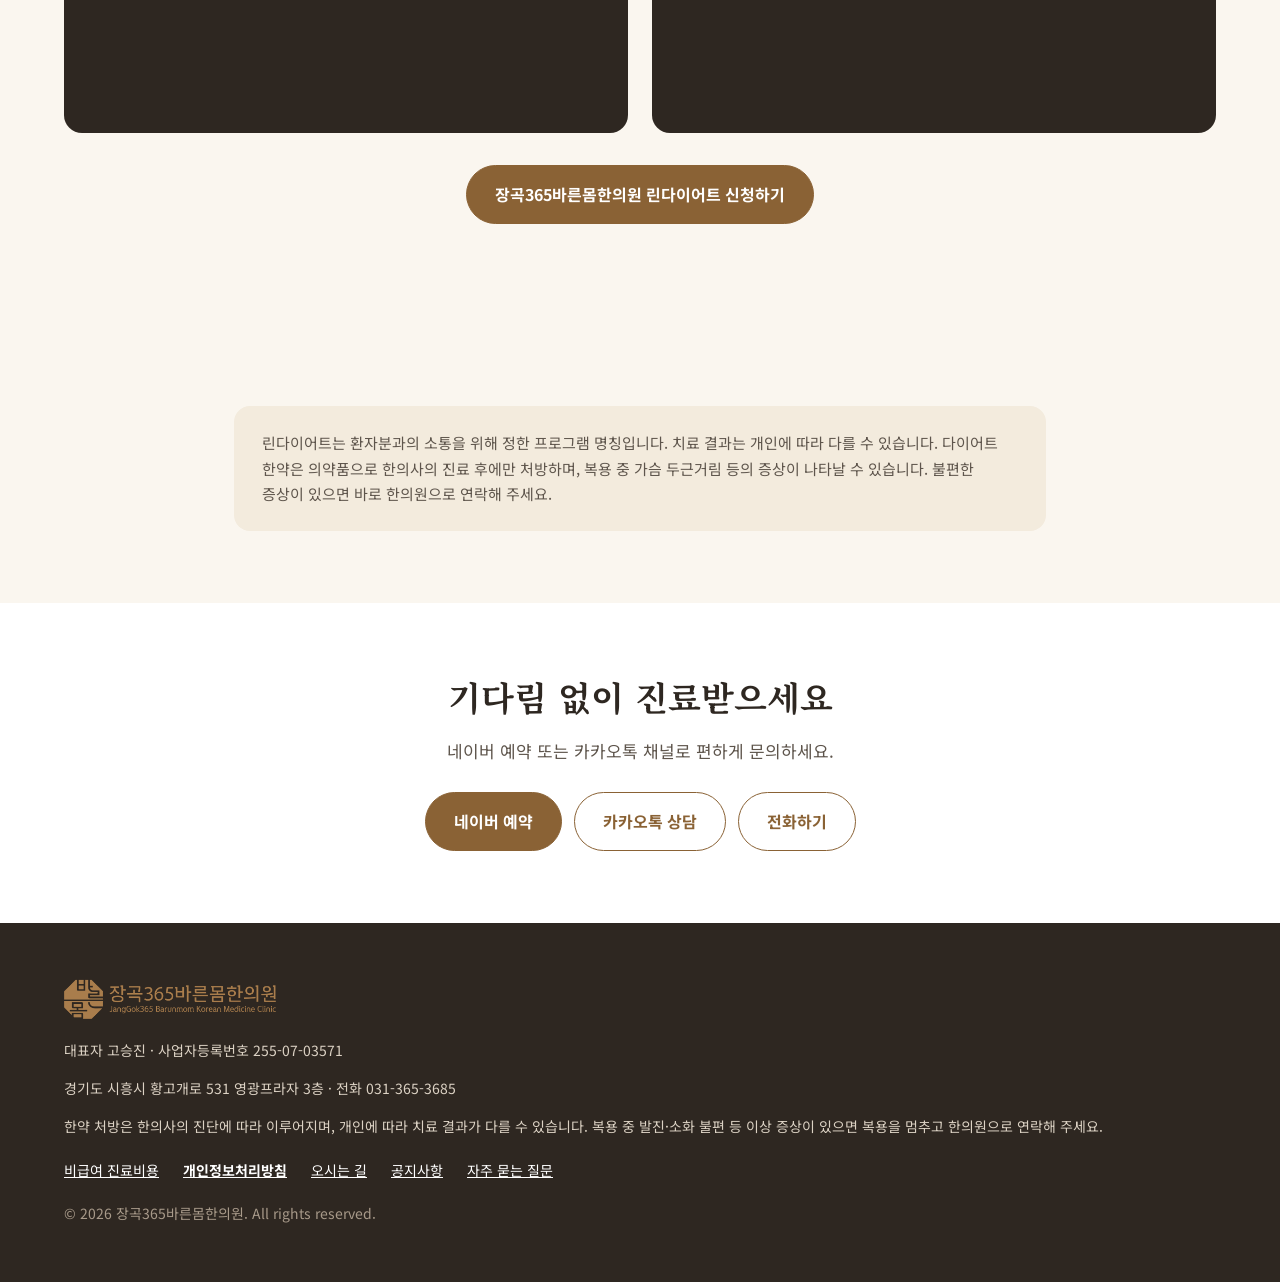
<file: care-diet.html>
<!doctype html>
<html lang="ko">
<head>
<meta charset="utf-8">
<meta name="viewport" content="width=device-width, initial-scale=1">
<title>다이어트 | 시흥 장곡동 장곡365바른몸한의원</title>
<meta name="description" content="장곡365바른몸한의원 다이어트 진료 안내. 체질과 생활습관을 고려한 체중 관리.">
<meta property="og:type" content="website">
<meta property="og:title" content="다이어트 | 시흥 장곡동 장곡365바른몸한의원">
<meta property="og:description" content="장곡365바른몸한의원 다이어트 진료 안내. 체질과 생활습관을 고려한 체중 관리.">
<meta property="og:image" content="images/hero.jpg">
<link rel="icon" type="image/png" href="favicon.png">
<link rel="apple-touch-icon" href="apple-touch-icon.png">
<link rel="preconnect" href="https://fonts.googleapis.com">
<link rel="preconnect" href="https://fonts.gstatic.com" crossorigin>
<link href="https://fonts.googleapis.com/css2?family=Noto+Sans+KR:wght@400;500;700&family=Noto+Serif+KR:wght@500;700&display=swap" rel="stylesheet">
<link rel="stylesheet" href="style.css?v=202611171626">
<script src="main.js?v=202611171626" defer></script>
<script type="application/ld+json">{"@context": "https://schema.org", "@type": "MedicalClinic", "@id": "https://janggok365brm.com/#clinic", "name": "장곡365바른몸한의원", "url": "https://janggok365brm.com/", "telephone": "+82-31-365-3685"}</script>
<script type="application/ld+json">{"@context": "https://schema.org", "@type": "MedicalWebPage", "url": "https://janggok365brm.com/care-diet.html", "name": "다이어트 진료 안내", "about": {"@type": "MedicalTherapy", "name": "다이어트"}, "publisher": {"@id": "https://janggok365brm.com/#clinic"}}</script>
<script type="application/ld+json">{"@context": "https://schema.org", "@type": "BreadcrumbList", "itemListElement": [{"@type": "ListItem", "position": 1, "name": "홈", "item": "https://janggok365brm.com/"}, {"@type": "ListItem", "position": 2, "name": "진료과목", "item": "https://janggok365brm.com/care-pain.html"}, {"@type": "ListItem", "position": 3, "name": "다이어트", "item": "https://janggok365brm.com/care-diet.html"}]}</script>
<link rel="canonical" href="https://janggok365brm.com/care-diet.html">
</head>
<body>
<div class="topbar"><div class="wrap">
<span>365일 진료 · 평일 09:00 – 20:00 · 주말·공휴일 09:00 – 15:00</span>
<a href="tel:0313653685">대표전화 031-365-3685</a>
</div></div>
<header class="site-header"><div class="wrap">
<a class="logo" href="index.html"><img src="images/logo.png" alt="장곡365바른몸한의원 홈"></a>
<nav aria-label="주 메뉴"><ul class="gnb">
<li><a href="about.html">한의원 소개</a></li>
<li><a href="doctor.html">의료진</a></li>
<li><a href="care-pain.html" aria-current="page">진료과목</a><ul class="sub"><li><a href="care-pain.html">통증·추나</a></li><li><a href="care-accident.html">교통사고 치료</a></li><li><a href="care-diet.html">다이어트</a></li><li><a href="care-skin.html">피부 클리닉</a></li><li><a href="care-constitution.html">체질·보약</a></li><li><a href="care-women.html">여성·산후 관리</a></li><li><a href="care-growth.html">소아 성장 클리닉</a></li></ul></li>
<li><a href="location.html">진료안내·오시는 길</a></li>
<li><a href="notice.html">공지사항</a></li>
</ul></nav>
<a class="btn btn-main header-cta" href="https://booking.naver.com/booking/13/bizes/1511039" target="_blank" rel="noopener">진료 예약</a>
<button class="menu-btn" type="button" aria-label="메뉴 열기" aria-expanded="false" aria-controls="mobile-nav">
<svg width="24" height="24" viewBox="0 0 24 24" fill="none" stroke="currentColor" stroke-width="2" stroke-linecap="round" aria-hidden="true"><path d="M4 7h16M4 12h16M4 17h16"/></svg>
</button>
</div></header>
<nav id="mobile-nav" class="mobile-nav" aria-label="휴대폰 메뉴">
<a href="index.html">홈</a>
<a href="about.html">한의원 소개</a>
<a href="doctor.html">의료진</a>
<a href="care-pain.html">진료과목</a>
<div class="subs"><a href="care-pain.html">통증·추나</a><a href="care-accident.html">교통사고 치료</a><a href="care-diet.html">다이어트</a><a href="care-skin.html">피부 클리닉</a><a href="care-constitution.html">체질·보약</a><a href="care-women.html">여성·산후 관리</a><a href="care-growth.html">소아 성장 클리닉</a></div>
<a href="location.html">진료안내·오시는 길</a>
<a href="notice.html">공지사항</a>
<a href="faq.html">자주 묻는 질문</a>
<a href="https://booking.naver.com/booking/13/bizes/1511039" target="_blank" rel="noopener">네이버 예약</a>
<a href="https://pf.kakao.com/_mDbkn" target="_blank" rel="noopener">카카오톡 상담</a>
</nav>
<main>
<section class="page-hero">
<img src="images/reception.jpg" alt="">
<div class="wrap">
<p class="crumb"><a href="index.html">홈</a> › 진료과목 › 다이어트</p>
<span class="label">DIET</span>
<h1>다이어트</h1>
<p>체질과 생활습관을 고려한 체중 관리</p>
</div>
</section>

<nav class="tabs" aria-label="진료과목"><ul><li><a href="care-pain.html">통증·추나</a></li><li><a href="care-accident.html">교통사고 치료</a></li><li><a href="care-diet.html" aria-current="page">다이어트</a></li><li><a href="care-skin.html">피부 클리닉</a></li><li><a href="care-constitution.html">체질·보약</a></li><li><a href="care-women.html">여성·산후 관리</a></li><li><a href="care-growth.html">소아 성장 클리닉</a></li></ul></nav>

<section class="sec"><div class="wrap narrow">
<p class="lead reveal">혼자서 어려웠던 다이어트,<br>이제 전담 한의사와 함께 관리하세요.</p>
</div></section>

<section class="sec white"><div class="wrap narrow">
<div class="head reveal"><span class="label">CHECK</span><h2>이런 분께 권합니다</h2></div>
<ul class="checks"><li class="reveal"><svg width="22" height="22" viewBox="0 0 24 24" fill="none" stroke="#A97D4C" stroke-width="2" stroke-linecap="round" stroke-linejoin="round" aria-hidden="true"><circle cx="12" cy="12" r="10"/><path d="M8 12.5l2.5 2.5L16 9.5"/></svg><span>식단 조절이 잘 지켜지지 않는 분</span></li><li class="reveal"><svg width="22" height="22" viewBox="0 0 24 24" fill="none" stroke="#A97D4C" stroke-width="2" stroke-linecap="round" stroke-linejoin="round" aria-hidden="true"><circle cx="12" cy="12" r="10"/><path d="M8 12.5l2.5 2.5L16 9.5"/></svg><span>체중이 쉽게 다시 늘어나는 분</span></li><li class="reveal"><svg width="22" height="22" viewBox="0 0 24 24" fill="none" stroke="#A97D4C" stroke-width="2" stroke-linecap="round" stroke-linejoin="round" aria-hidden="true"><circle cx="12" cy="12" r="10"/><path d="M8 12.5l2.5 2.5L16 9.5"/></svg><span>출산 후 체중 관리가 필요한 분</span></li><li class="reveal"><svg width="22" height="22" viewBox="0 0 24 24" fill="none" stroke="#A97D4C" stroke-width="2" stroke-linecap="round" stroke-linejoin="round" aria-hidden="true"><circle cx="12" cy="12" r="10"/><path d="M8 12.5l2.5 2.5L16 9.5"/></svg><span>붓기가 잦고 몸이 무거운 분</span></li><li class="reveal"><svg width="22" height="22" viewBox="0 0 24 24" fill="none" stroke="#A97D4C" stroke-width="2" stroke-linecap="round" stroke-linejoin="round" aria-hidden="true"><circle cx="12" cy="12" r="10"/><path d="M8 12.5l2.5 2.5L16 9.5"/></svg><span>식욕 조절이 어려운 분</span></li><li class="reveal"><svg width="22" height="22" viewBox="0 0 24 24" fill="none" stroke="#A97D4C" stroke-width="2" stroke-linecap="round" stroke-linejoin="round" aria-hidden="true"><circle cx="12" cy="12" r="10"/><path d="M8 12.5l2.5 2.5L16 9.5"/></svg><span>건강하게 체중을 관리하고 싶은 분</span></li></ul>
</div></section>

<section class="sec"><div class="wrap">
<div class="head reveal"><span class="label">LEAN DIET</span><h2>한의사 밀착관리 다이어트, 린다이어트</h2><p>장곡365바른몸한의원은 린다이어트 프로그램으로 다이어트 진료를 합니다. 진료 후 전담 한의사가 감량 과정을 끝까지 함께 관리합니다.</p></div>
<div class="duo">
<div class="duo-card reveal"><span class="duo-no">하나</span><h3>하루 세 번,<br>한약 한 포씩 챙겨 먹기</h3></div>
<div class="duo-card reveal"><span class="duo-no">둘</span><h3>린다이어트 앱에<br>매일 기록하기</h3></div>
</div>
<p class="duo-foot reveal">나머지는 전담 한의사가 합니다. 앱에 남긴 체중·복약·식단·컨디션 기록을 바탕으로 1:1 맞춤 처방과 생활 가이드를 드립니다.</p>
<p class="center reveal" style="margin-top:28px"><a class="btn btn-main" href="https://leandiet.co.kr/@jangkok365brm" target="_blank" rel="noopener">린다이어트 신청하기</a></p>
</div></section>

<section class="sec white"><div class="wrap">
<div class="head reveal"><span class="label">PROCESS</span><h2>린다이어트 시작하는 방법</h2></div>
<div class="flow3">
<div class="flow-step reveal"><b>1</b><div><h3>신청·예약</h3><p>린다이어트 페이지에서 우리 한의원으로 바로 신청하거나, 네이버 예약·전화로 예약합니다.</p></div></div>
<div class="flow-step reveal"><b>2</b><div><h3>진찰·맞춤 처방</h3><p>체질과 생활습관을 살펴 맞춤 다이어트 한약을 처방합니다. 내원이 어려우시면 전화로 문의해 주세요.</p></div></div>
<div class="flow-step reveal"><b>3</b><div><h3>앱으로 밀착관리</h3><p>린다이어트 앱 기록을 보며 전담 한의사가 처방과 관리를 조정합니다.</p></div></div>
</div>
</div></section>

<section class="sec"><div class="wrap">
<div class="head reveal"><span class="label">VIDEO</span><h2>영상으로 보는 린다이어트</h2></div>
<div class="videos"><div class="video reveal"><iframe src="https://www.youtube-nocookie.com/embed/44nDquBmmic?rel=0" title="린다이어트 소개 영상 1" loading="lazy" allow="accelerometer; encrypted-media; gyroscope; picture-in-picture" allowfullscreen></iframe></div><div class="video reveal"><iframe src="https://www.youtube-nocookie.com/embed/WR_Lg5mPlDk?rel=0" title="린다이어트 소개 영상 2" loading="lazy" allow="accelerometer; encrypted-media; gyroscope; picture-in-picture" allowfullscreen></iframe></div></div>
<p class="center reveal" style="margin-top:32px"><a class="btn btn-main" href="https://leandiet.co.kr/@jangkok365brm" target="_blank" rel="noopener">장곡365바른몸한의원 린다이어트 신청하기</a></p>
</div></section>

<section class="sec-sm"><div class="wrap narrow">
<p class="notice reveal">린다이어트는 환자분과의 소통을 위해 정한 프로그램 명칭입니다. 치료 결과는 개인에 따라 다를 수 있습니다. 다이어트 한약은 의약품으로 한의사의 진료 후에만 처방하며, 복용 중 가슴 두근거림 등의 증상이 나타날 수 있습니다. 불편한 증상이 있으면 바로 한의원으로 연락해 주세요.</p>
</div></section>
<section class="sec-sm white"><div class="wrap cta reveal">
<h2>기다림 없이 진료받으세요</h2>
<p>네이버 예약 또는 카카오톡 채널로 편하게 문의하세요.</p>
<div class="btns">
<a class="btn btn-main" href="https://booking.naver.com/booking/13/bizes/1511039" target="_blank" rel="noopener">네이버 예약</a>
<a class="btn btn-line" href="https://pf.kakao.com/_mDbkn" target="_blank" rel="noopener">카카오톡 상담</a>
<a class="btn btn-line" href="tel:0313653685">전화하기</a>
</div>
</div></section>
</main>
<footer><div class="wrap">
<img class="flogo" src="images/logo.png" alt="장곡365바른몸한의원">
<p>대표자 고승진 · 사업자등록번호 255-07-03571</p>
<p>경기도 시흥시 황고개로 531 영광프라자 3층 · 전화 031-365-3685</p>
<p>한약 처방은 한의사의 진단에 따라 이루어지며, 개인에 따라 치료 결과가 다를 수 있습니다. 복용 중 발진·소화 불편 등 이상 증상이 있으면 복용을 멈추고 한의원으로 연락해 주세요.</p>
<nav aria-label="하단 메뉴">
<a href="fees.html">비급여 진료비용</a>
<a href="privacy.html" style="font-weight:700">개인정보처리방침</a>
<a href="location.html">오시는 길</a>
<a href="notice.html">공지사항</a>
<a href="faq.html">자주 묻는 질문</a>
</nav>
<p class="copy">© 2026 장곡365바른몸한의원. All rights reserved.</p>
</div></footer>
<div class="mobile-bar">
<a class="btn btn-line" href="tel:0313653685">전화하기</a>
<a class="btn btn-main" href="https://booking.naver.com/booking/13/bizes/1511039" target="_blank" rel="noopener">네이버 예약</a>
</div>
</body>
</html>
</file>
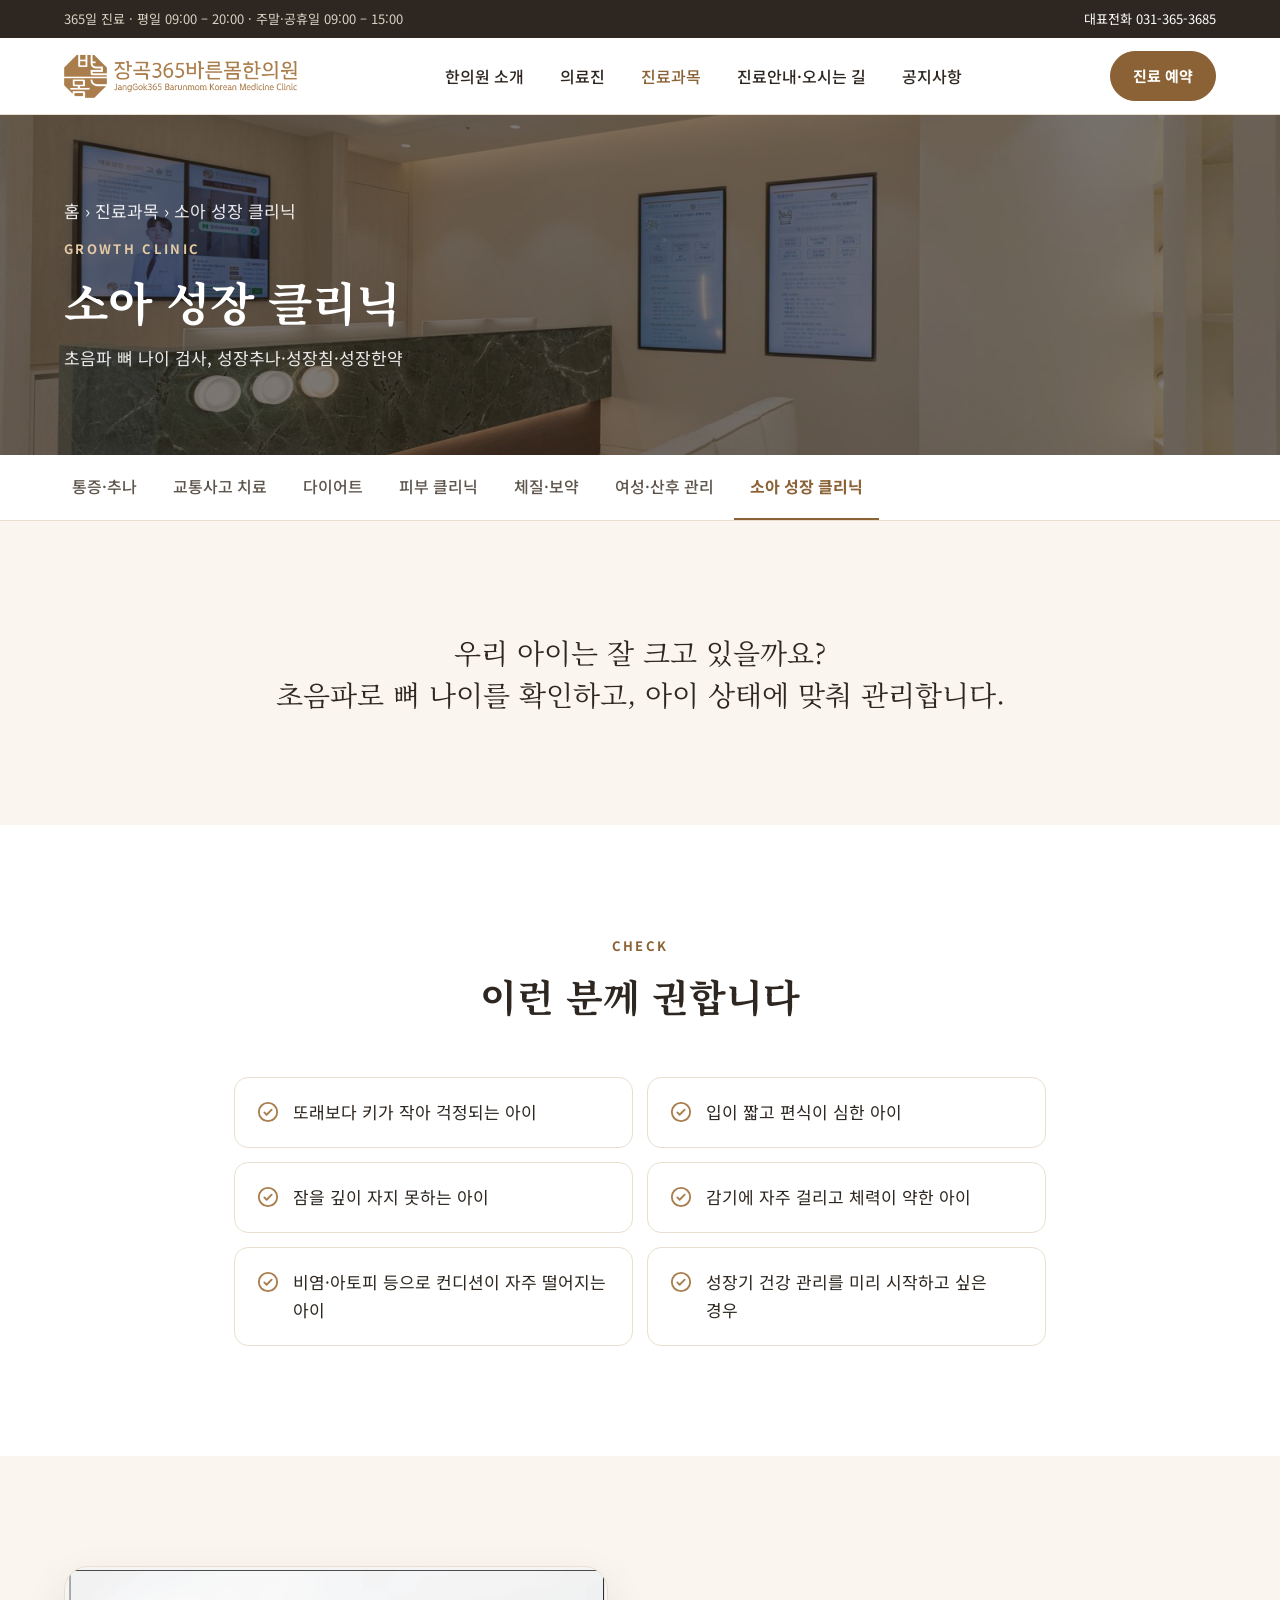
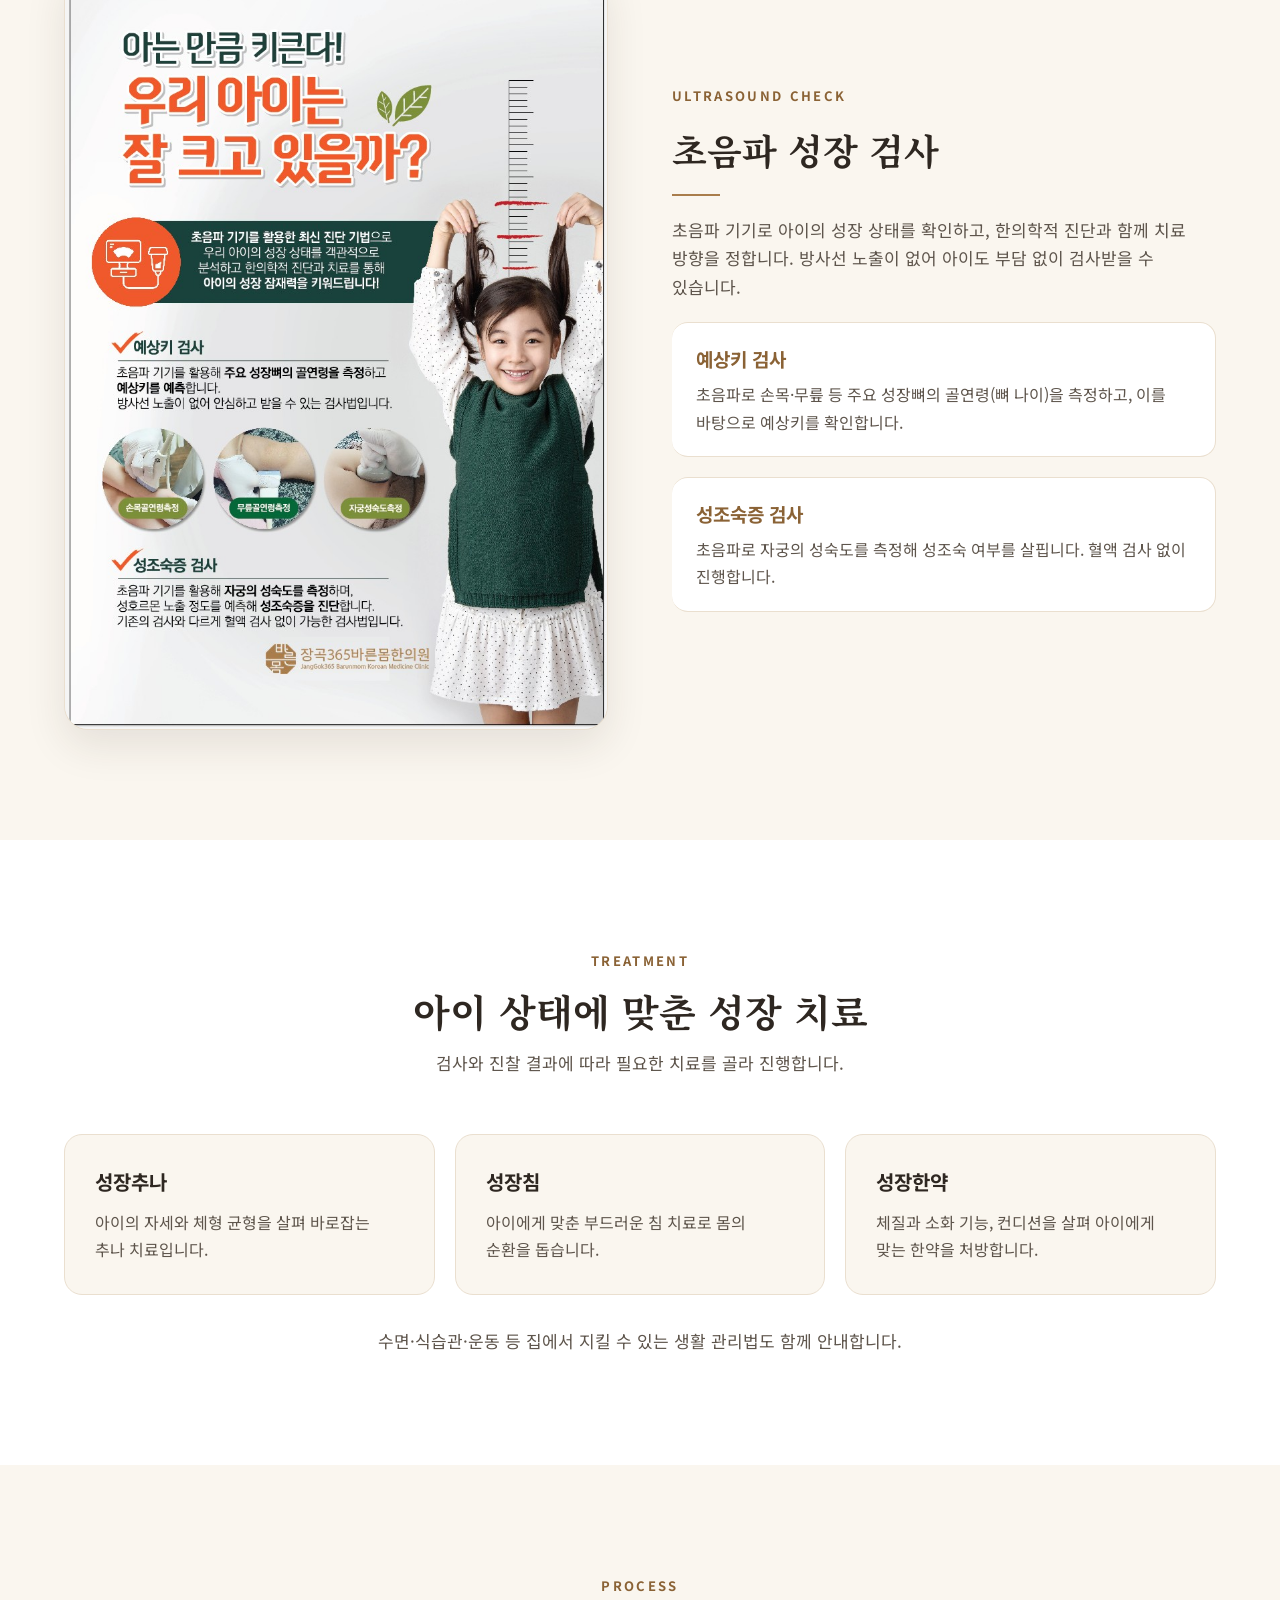
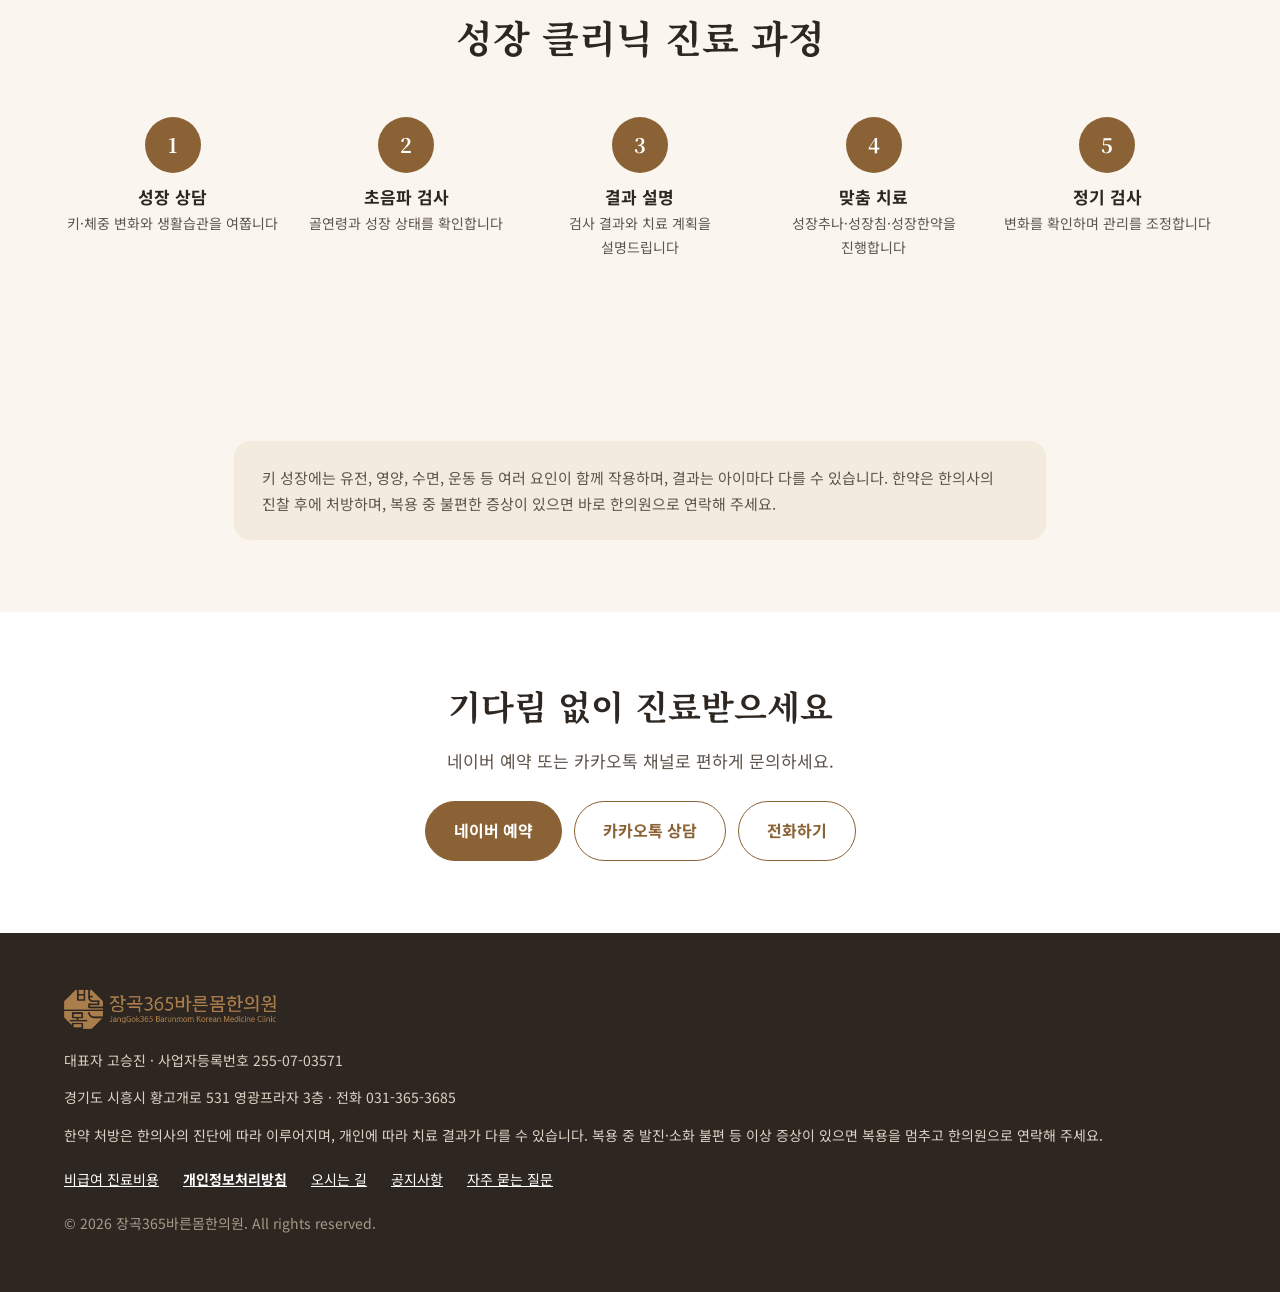
<file: care-growth.html>
<!doctype html>
<html lang="ko">
<head>
<meta charset="utf-8">
<meta name="viewport" content="width=device-width, initial-scale=1">
<title>소아 성장 클리닉 | 시흥 장곡동 장곡365바른몸한의원</title>
<meta name="description" content="장곡365바른몸한의원 소아 성장 클리닉 진료 안내. 초음파 뼈 나이 검사, 성장추나·성장침·성장한약.">
<meta property="og:type" content="website">
<meta property="og:title" content="소아 성장 클리닉 | 시흥 장곡동 장곡365바른몸한의원">
<meta property="og:description" content="장곡365바른몸한의원 소아 성장 클리닉 진료 안내. 초음파 뼈 나이 검사, 성장추나·성장침·성장한약.">
<meta property="og:image" content="images/hero.jpg">
<link rel="icon" type="image/png" href="favicon.png">
<link rel="apple-touch-icon" href="apple-touch-icon.png">
<link rel="preconnect" href="https://fonts.googleapis.com">
<link rel="preconnect" href="https://fonts.gstatic.com" crossorigin>
<link href="https://fonts.googleapis.com/css2?family=Noto+Sans+KR:wght@400;500;700&family=Noto+Serif+KR:wght@500;700&display=swap" rel="stylesheet">
<link rel="stylesheet" href="style.css?v=202611171626">
<script src="main.js?v=202611171626" defer></script>
<script type="application/ld+json">{"@context": "https://schema.org", "@type": "MedicalClinic", "@id": "https://janggok365brm.com/#clinic", "name": "장곡365바른몸한의원", "url": "https://janggok365brm.com/", "telephone": "+82-31-365-3685"}</script>
<script type="application/ld+json">{"@context": "https://schema.org", "@type": "MedicalWebPage", "url": "https://janggok365brm.com/care-growth.html", "name": "소아 성장 클리닉 진료 안내", "about": {"@type": "MedicalTherapy", "name": "소아 성장 클리닉"}, "publisher": {"@id": "https://janggok365brm.com/#clinic"}}</script>
<script type="application/ld+json">{"@context": "https://schema.org", "@type": "BreadcrumbList", "itemListElement": [{"@type": "ListItem", "position": 1, "name": "홈", "item": "https://janggok365brm.com/"}, {"@type": "ListItem", "position": 2, "name": "진료과목", "item": "https://janggok365brm.com/care-pain.html"}, {"@type": "ListItem", "position": 3, "name": "소아 성장 클리닉", "item": "https://janggok365brm.com/care-growth.html"}]}</script>
<link rel="canonical" href="https://janggok365brm.com/care-growth.html">
</head>
<body>
<div class="topbar"><div class="wrap">
<span>365일 진료 · 평일 09:00 – 20:00 · 주말·공휴일 09:00 – 15:00</span>
<a href="tel:0313653685">대표전화 031-365-3685</a>
</div></div>
<header class="site-header"><div class="wrap">
<a class="logo" href="index.html"><img src="images/logo.png" alt="장곡365바른몸한의원 홈"></a>
<nav aria-label="주 메뉴"><ul class="gnb">
<li><a href="about.html">한의원 소개</a></li>
<li><a href="doctor.html">의료진</a></li>
<li><a href="care-pain.html" aria-current="page">진료과목</a><ul class="sub"><li><a href="care-pain.html">통증·추나</a></li><li><a href="care-accident.html">교통사고 치료</a></li><li><a href="care-diet.html">다이어트</a></li><li><a href="care-skin.html">피부 클리닉</a></li><li><a href="care-constitution.html">체질·보약</a></li><li><a href="care-women.html">여성·산후 관리</a></li><li><a href="care-growth.html">소아 성장 클리닉</a></li></ul></li>
<li><a href="location.html">진료안내·오시는 길</a></li>
<li><a href="notice.html">공지사항</a></li>
</ul></nav>
<a class="btn btn-main header-cta" href="https://booking.naver.com/booking/13/bizes/1511039" target="_blank" rel="noopener">진료 예약</a>
<button class="menu-btn" type="button" aria-label="메뉴 열기" aria-expanded="false" aria-controls="mobile-nav">
<svg width="24" height="24" viewBox="0 0 24 24" fill="none" stroke="currentColor" stroke-width="2" stroke-linecap="round" aria-hidden="true"><path d="M4 7h16M4 12h16M4 17h16"/></svg>
</button>
</div></header>
<nav id="mobile-nav" class="mobile-nav" aria-label="휴대폰 메뉴">
<a href="index.html">홈</a>
<a href="about.html">한의원 소개</a>
<a href="doctor.html">의료진</a>
<a href="care-pain.html">진료과목</a>
<div class="subs"><a href="care-pain.html">통증·추나</a><a href="care-accident.html">교통사고 치료</a><a href="care-diet.html">다이어트</a><a href="care-skin.html">피부 클리닉</a><a href="care-constitution.html">체질·보약</a><a href="care-women.html">여성·산후 관리</a><a href="care-growth.html">소아 성장 클리닉</a></div>
<a href="location.html">진료안내·오시는 길</a>
<a href="notice.html">공지사항</a>
<a href="faq.html">자주 묻는 질문</a>
<a href="https://booking.naver.com/booking/13/bizes/1511039" target="_blank" rel="noopener">네이버 예약</a>
<a href="https://pf.kakao.com/_mDbkn" target="_blank" rel="noopener">카카오톡 상담</a>
</nav>
<main>
<section class="page-hero">
<img src="images/reception.jpg" alt="">
<div class="wrap">
<p class="crumb"><a href="index.html">홈</a> › 진료과목 › 소아 성장 클리닉</p>
<span class="label">GROWTH CLINIC</span>
<h1>소아 성장 클리닉</h1>
<p>초음파 뼈 나이 검사, 성장추나·성장침·성장한약</p>
</div>
</section>

<nav class="tabs" aria-label="진료과목"><ul><li><a href="care-pain.html">통증·추나</a></li><li><a href="care-accident.html">교통사고 치료</a></li><li><a href="care-diet.html">다이어트</a></li><li><a href="care-skin.html">피부 클리닉</a></li><li><a href="care-constitution.html">체질·보약</a></li><li><a href="care-women.html">여성·산후 관리</a></li><li><a href="care-growth.html" aria-current="page">소아 성장 클리닉</a></li></ul></nav>

<section class="sec"><div class="wrap narrow">
<p class="lead reveal">우리 아이는 잘 크고 있을까요?<br>초음파로 뼈 나이를 확인하고, 아이 상태에 맞춰 관리합니다.</p>
</div></section>

<section class="sec white"><div class="wrap narrow">
<div class="head reveal"><span class="label">CHECK</span><h2>이런 분께 권합니다</h2></div>
<ul class="checks"><li class="reveal"><svg width="22" height="22" viewBox="0 0 24 24" fill="none" stroke="#A97D4C" stroke-width="2" stroke-linecap="round" stroke-linejoin="round" aria-hidden="true"><circle cx="12" cy="12" r="10"/><path d="M8 12.5l2.5 2.5L16 9.5"/></svg><span>또래보다 키가 작아 걱정되는 아이</span></li><li class="reveal"><svg width="22" height="22" viewBox="0 0 24 24" fill="none" stroke="#A97D4C" stroke-width="2" stroke-linecap="round" stroke-linejoin="round" aria-hidden="true"><circle cx="12" cy="12" r="10"/><path d="M8 12.5l2.5 2.5L16 9.5"/></svg><span>입이 짧고 편식이 심한 아이</span></li><li class="reveal"><svg width="22" height="22" viewBox="0 0 24 24" fill="none" stroke="#A97D4C" stroke-width="2" stroke-linecap="round" stroke-linejoin="round" aria-hidden="true"><circle cx="12" cy="12" r="10"/><path d="M8 12.5l2.5 2.5L16 9.5"/></svg><span>잠을 깊이 자지 못하는 아이</span></li><li class="reveal"><svg width="22" height="22" viewBox="0 0 24 24" fill="none" stroke="#A97D4C" stroke-width="2" stroke-linecap="round" stroke-linejoin="round" aria-hidden="true"><circle cx="12" cy="12" r="10"/><path d="M8 12.5l2.5 2.5L16 9.5"/></svg><span>감기에 자주 걸리고 체력이 약한 아이</span></li><li class="reveal"><svg width="22" height="22" viewBox="0 0 24 24" fill="none" stroke="#A97D4C" stroke-width="2" stroke-linecap="round" stroke-linejoin="round" aria-hidden="true"><circle cx="12" cy="12" r="10"/><path d="M8 12.5l2.5 2.5L16 9.5"/></svg><span>비염·아토피 등으로 컨디션이 자주 떨어지는 아이</span></li><li class="reveal"><svg width="22" height="22" viewBox="0 0 24 24" fill="none" stroke="#A97D4C" stroke-width="2" stroke-linecap="round" stroke-linejoin="round" aria-hidden="true"><circle cx="12" cy="12" r="10"/><path d="M8 12.5l2.5 2.5L16 9.5"/></svg><span>성장기 건강 관리를 미리 시작하고 싶은 경우</span></li></ul>
</div></section>

<section class="sec"><div class="wrap split">
<img class="reveal poster" src="images/growth-poster.jpg" alt="소아 성장 클리닉 초음파 성장 검사 안내: 예상키 검사(손목·무릎 골연령, 자궁 성숙도 측정)와 성조숙증 검사">
<div class="split-text reveal">
<span class="label">ULTRASOUND CHECK</span>
<h2>초음파 성장 검사</h2>
<span class="bar"></span>
<p>초음파 기기로 아이의 성장 상태를 확인하고, 한의학적 진단과 함께 치료 방향을 정합니다. 방사선 노출이 없어 아이도 부담 없이 검사받을 수 있습니다.</p>
<div class="test">
<h3>예상키 검사</h3>
<p>초음파로 손목·무릎 등 주요 성장뼈의 골연령(뼈 나이)을 측정하고, 이를 바탕으로 예상키를 확인합니다.</p>
</div>
<div class="test">
<h3>성조숙증 검사</h3>
<p>초음파로 자궁의 성숙도를 측정해 성조숙 여부를 살핍니다. 혈액 검사 없이 진행합니다.</p>
</div>
</div>
</div></section>

<section class="sec white"><div class="wrap">
<div class="head reveal"><span class="label">TREATMENT</span><h2>아이 상태에 맞춘 성장 치료</h2><p>검사와 진찰 결과에 따라 필요한 치료를 골라 진행합니다.</p></div>
<div class="methods">
<div class="method reveal"><h3>성장추나</h3><p>아이의 자세와 체형 균형을 살펴 바로잡는 추나 치료입니다.</p></div>
<div class="method reveal"><h3>성장침</h3><p>아이에게 맞춘 부드러운 침 치료로 몸의 순환을 돕습니다.</p></div>
<div class="method reveal"><h3>성장한약</h3><p>체질과 소화 기능, 컨디션을 살펴 아이에게 맞는 한약을 처방합니다.</p></div>
</div>
<p class="duo-foot reveal">수면·식습관·운동 등 집에서 지킬 수 있는 생활 관리법도 함께 안내합니다.</p>
</div></section>

<section class="sec"><div class="wrap">
<div class="head reveal"><span class="label">PROCESS</span><h2>성장 클리닉 진료 과정</h2></div>
<div class="steps">
<div class="step reveal"><b>1</b><div><h3>성장 상담</h3><p>키·체중 변화와 생활습관을 여쭙니다</p></div></div>
<div class="step reveal"><b>2</b><div><h3>초음파 검사</h3><p>골연령과 성장 상태를 확인합니다</p></div></div>
<div class="step reveal"><b>3</b><div><h3>결과 설명</h3><p>검사 결과와 치료 계획을 설명드립니다</p></div></div>
<div class="step reveal"><b>4</b><div><h3>맞춤 치료</h3><p>성장추나·성장침·성장한약을 진행합니다</p></div></div>
<div class="step reveal"><b>5</b><div><h3>정기 검사</h3><p>변화를 확인하며 관리를 조정합니다</p></div></div>
</div>
</div></section>

<section class="sec-sm"><div class="wrap narrow">
<p class="notice reveal">키 성장에는 유전, 영양, 수면, 운동 등 여러 요인이 함께 작용하며, 결과는 아이마다 다를 수 있습니다. 한약은 한의사의 진찰 후에 처방하며, 복용 중 불편한 증상이 있으면 바로 한의원으로 연락해 주세요.</p>
</div></section>
<section class="sec-sm white"><div class="wrap cta reveal">
<h2>기다림 없이 진료받으세요</h2>
<p>네이버 예약 또는 카카오톡 채널로 편하게 문의하세요.</p>
<div class="btns">
<a class="btn btn-main" href="https://booking.naver.com/booking/13/bizes/1511039" target="_blank" rel="noopener">네이버 예약</a>
<a class="btn btn-line" href="https://pf.kakao.com/_mDbkn" target="_blank" rel="noopener">카카오톡 상담</a>
<a class="btn btn-line" href="tel:0313653685">전화하기</a>
</div>
</div></section>
</main>
<footer><div class="wrap">
<img class="flogo" src="images/logo.png" alt="장곡365바른몸한의원">
<p>대표자 고승진 · 사업자등록번호 255-07-03571</p>
<p>경기도 시흥시 황고개로 531 영광프라자 3층 · 전화 031-365-3685</p>
<p>한약 처방은 한의사의 진단에 따라 이루어지며, 개인에 따라 치료 결과가 다를 수 있습니다. 복용 중 발진·소화 불편 등 이상 증상이 있으면 복용을 멈추고 한의원으로 연락해 주세요.</p>
<nav aria-label="하단 메뉴">
<a href="fees.html">비급여 진료비용</a>
<a href="privacy.html" style="font-weight:700">개인정보처리방침</a>
<a href="location.html">오시는 길</a>
<a href="notice.html">공지사항</a>
<a href="faq.html">자주 묻는 질문</a>
</nav>
<p class="copy">© 2026 장곡365바른몸한의원. All rights reserved.</p>
</div></footer>
<div class="mobile-bar">
<a class="btn btn-line" href="tel:0313653685">전화하기</a>
<a class="btn btn-main" href="https://booking.naver.com/booking/13/bizes/1511039" target="_blank" rel="noopener">네이버 예약</a>
</div>
</body>
</html>
</file>
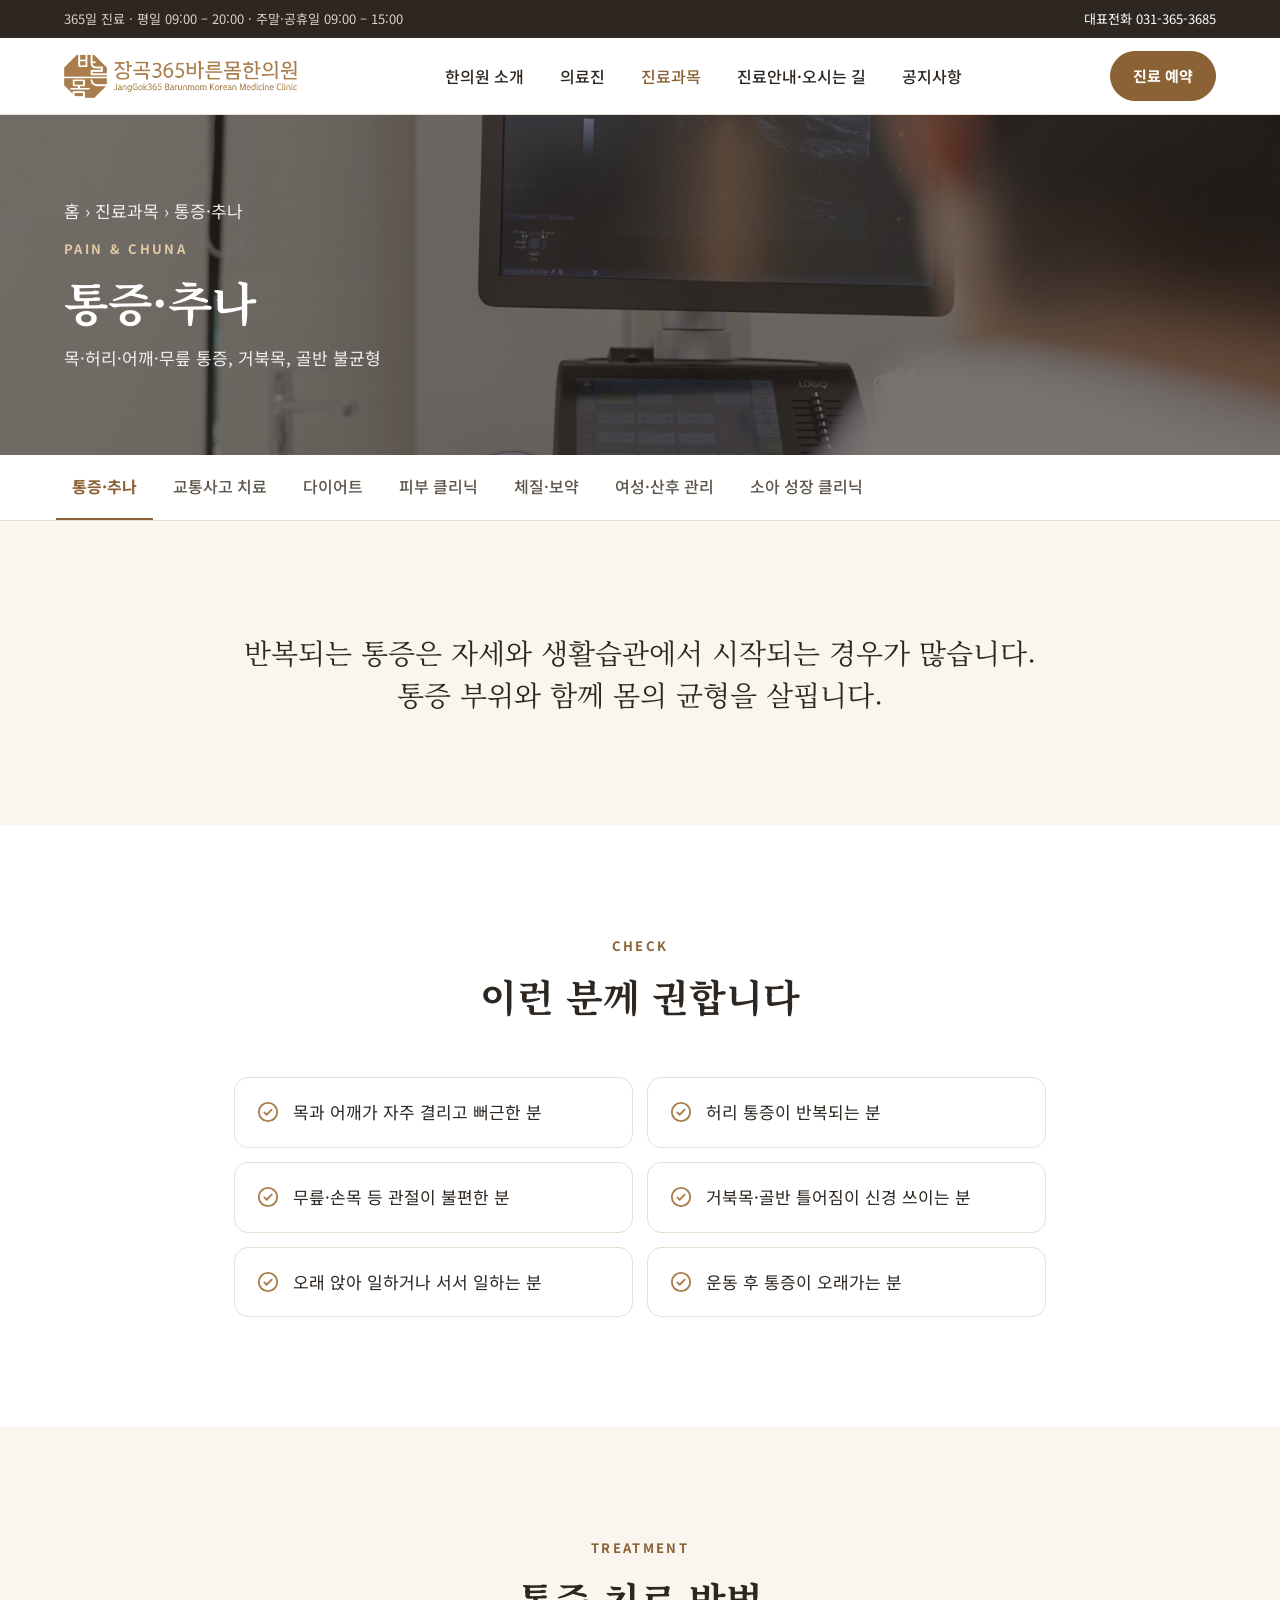
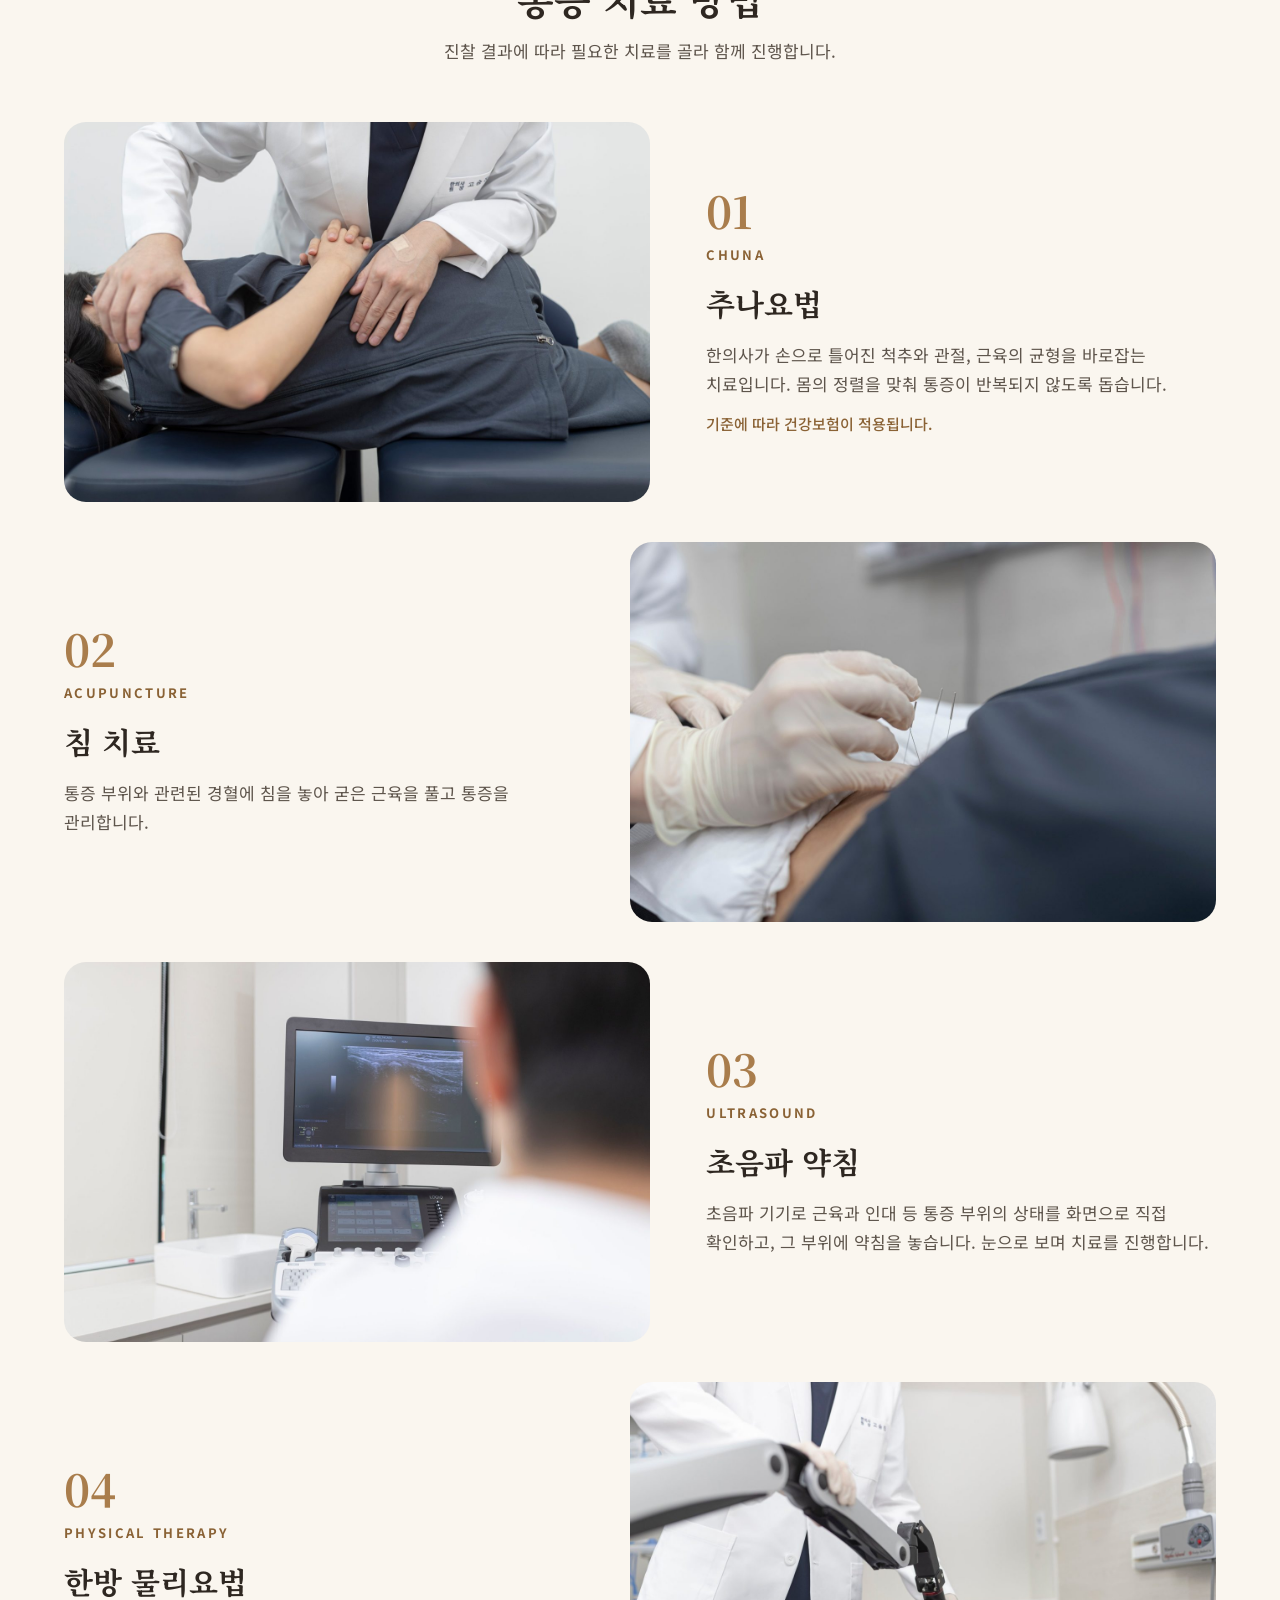
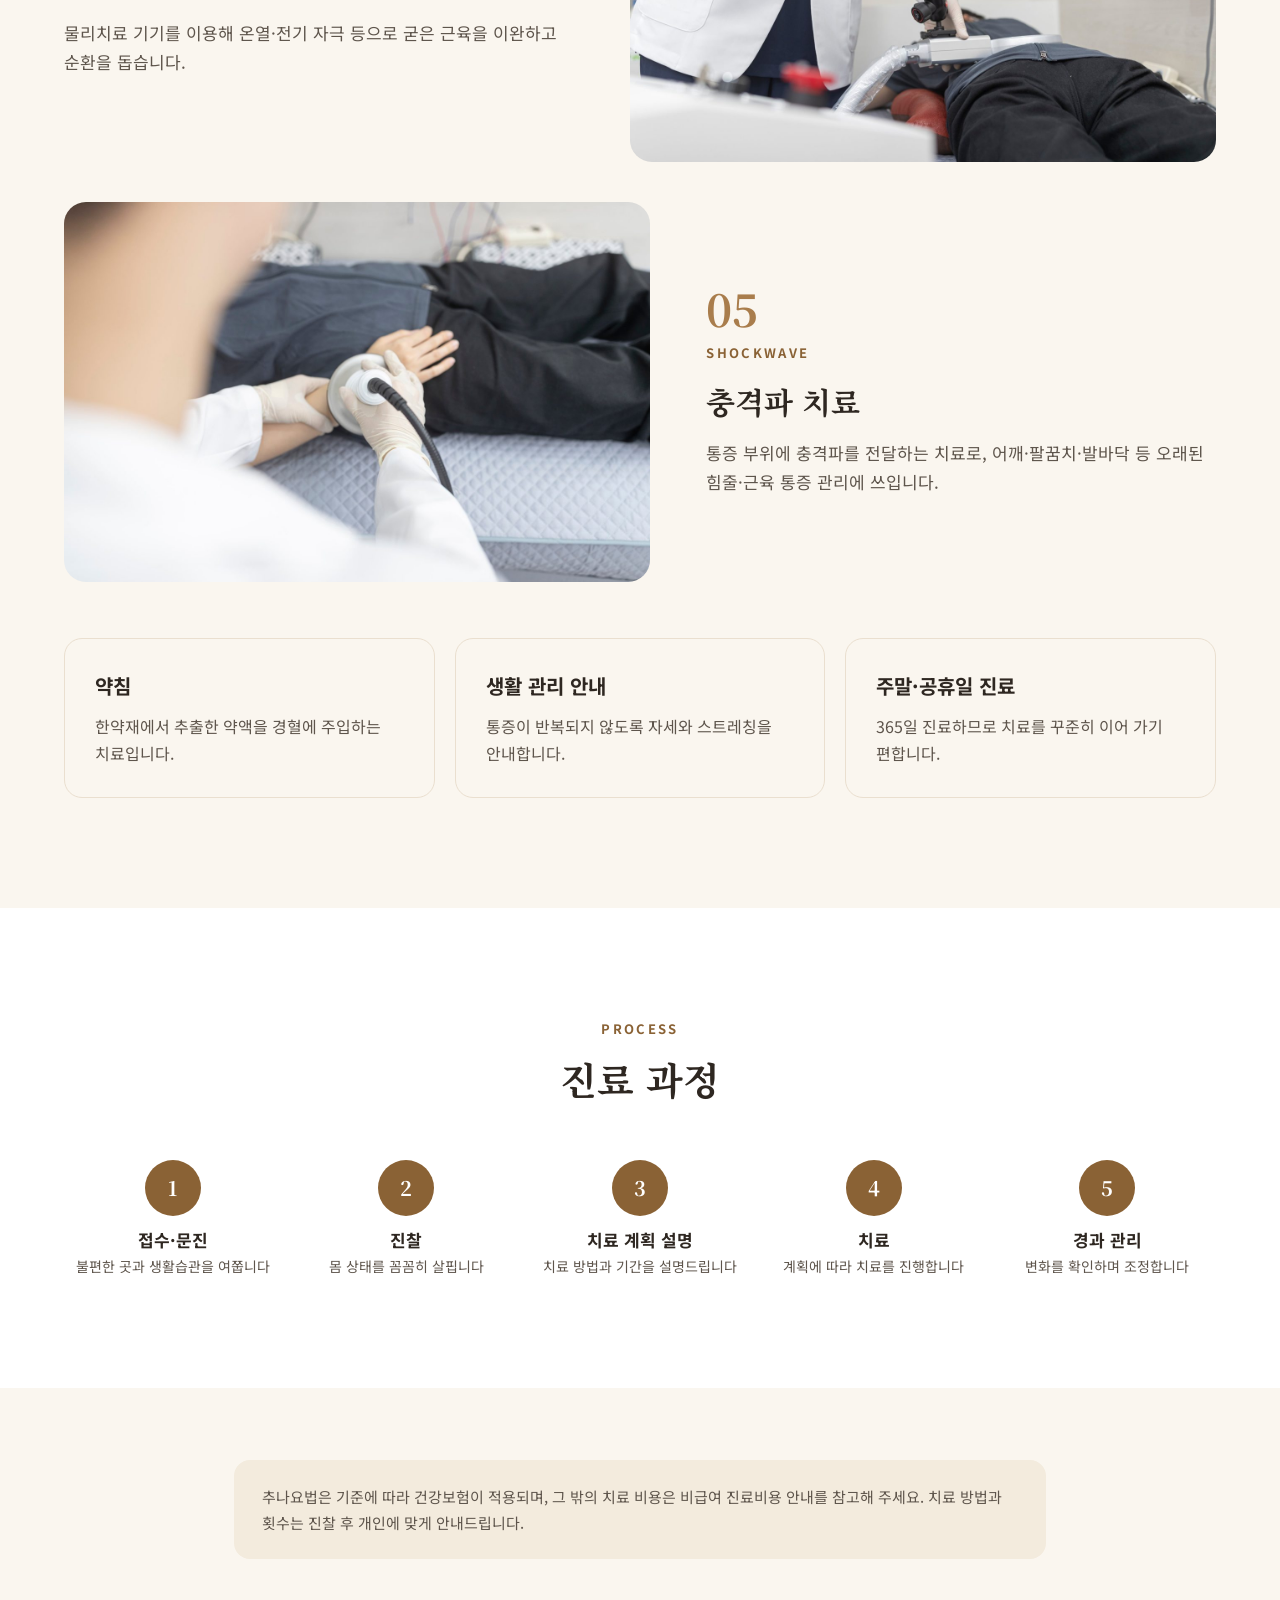
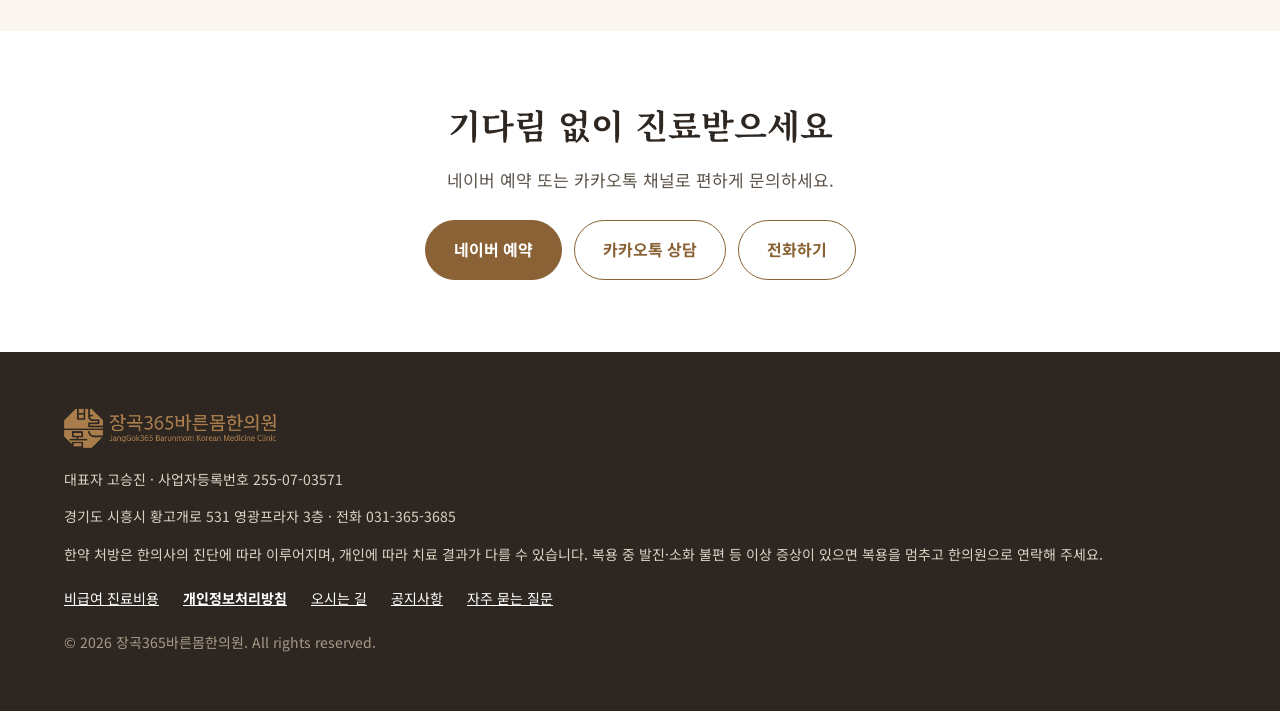
<file: care-pain.html>
<!doctype html>
<html lang="ko">
<head>
<meta charset="utf-8">
<meta name="viewport" content="width=device-width, initial-scale=1">
<title>통증·추나 | 시흥 장곡동 장곡365바른몸한의원</title>
<meta name="description" content="장곡365바른몸한의원 통증·추나 진료 안내. 목·허리·어깨·무릎 통증, 거북목, 골반 불균형.">
<meta property="og:type" content="website">
<meta property="og:title" content="통증·추나 | 시흥 장곡동 장곡365바른몸한의원">
<meta property="og:description" content="장곡365바른몸한의원 통증·추나 진료 안내. 목·허리·어깨·무릎 통증, 거북목, 골반 불균형.">
<meta property="og:image" content="images/hero.jpg">
<link rel="icon" type="image/png" href="favicon.png">
<link rel="apple-touch-icon" href="apple-touch-icon.png">
<link rel="preconnect" href="https://fonts.googleapis.com">
<link rel="preconnect" href="https://fonts.gstatic.com" crossorigin>
<link href="https://fonts.googleapis.com/css2?family=Noto+Sans+KR:wght@400;500;700&family=Noto+Serif+KR:wght@500;700&display=swap" rel="stylesheet">
<link rel="stylesheet" href="style.css?v=202611171626">
<script src="main.js?v=202611171626" defer></script>
<script type="application/ld+json">{"@context": "https://schema.org", "@type": "MedicalClinic", "@id": "https://janggok365brm.com/#clinic", "name": "장곡365바른몸한의원", "url": "https://janggok365brm.com/", "telephone": "+82-31-365-3685"}</script>
<script type="application/ld+json">{"@context": "https://schema.org", "@type": "MedicalWebPage", "url": "https://janggok365brm.com/care-pain.html", "name": "통증·추나 진료 안내", "about": {"@type": "MedicalTherapy", "name": "통증·추나"}, "publisher": {"@id": "https://janggok365brm.com/#clinic"}}</script>
<script type="application/ld+json">{"@context": "https://schema.org", "@type": "BreadcrumbList", "itemListElement": [{"@type": "ListItem", "position": 1, "name": "홈", "item": "https://janggok365brm.com/"}, {"@type": "ListItem", "position": 2, "name": "진료과목", "item": "https://janggok365brm.com/care-pain.html"}, {"@type": "ListItem", "position": 3, "name": "통증·추나", "item": "https://janggok365brm.com/care-pain.html"}]}</script>
<link rel="canonical" href="https://janggok365brm.com/care-pain.html">
</head>
<body>
<div class="topbar"><div class="wrap">
<span>365일 진료 · 평일 09:00 – 20:00 · 주말·공휴일 09:00 – 15:00</span>
<a href="tel:0313653685">대표전화 031-365-3685</a>
</div></div>
<header class="site-header"><div class="wrap">
<a class="logo" href="index.html"><img src="images/logo.png" alt="장곡365바른몸한의원 홈"></a>
<nav aria-label="주 메뉴"><ul class="gnb">
<li><a href="about.html">한의원 소개</a></li>
<li><a href="doctor.html">의료진</a></li>
<li><a href="care-pain.html" aria-current="page">진료과목</a><ul class="sub"><li><a href="care-pain.html">통증·추나</a></li><li><a href="care-accident.html">교통사고 치료</a></li><li><a href="care-diet.html">다이어트</a></li><li><a href="care-skin.html">피부 클리닉</a></li><li><a href="care-constitution.html">체질·보약</a></li><li><a href="care-women.html">여성·산후 관리</a></li><li><a href="care-growth.html">소아 성장 클리닉</a></li></ul></li>
<li><a href="location.html">진료안내·오시는 길</a></li>
<li><a href="notice.html">공지사항</a></li>
</ul></nav>
<a class="btn btn-main header-cta" href="https://booking.naver.com/booking/13/bizes/1511039" target="_blank" rel="noopener">진료 예약</a>
<button class="menu-btn" type="button" aria-label="메뉴 열기" aria-expanded="false" aria-controls="mobile-nav">
<svg width="24" height="24" viewBox="0 0 24 24" fill="none" stroke="currentColor" stroke-width="2" stroke-linecap="round" aria-hidden="true"><path d="M4 7h16M4 12h16M4 17h16"/></svg>
</button>
</div></header>
<nav id="mobile-nav" class="mobile-nav" aria-label="휴대폰 메뉴">
<a href="index.html">홈</a>
<a href="about.html">한의원 소개</a>
<a href="doctor.html">의료진</a>
<a href="care-pain.html">진료과목</a>
<div class="subs"><a href="care-pain.html">통증·추나</a><a href="care-accident.html">교통사고 치료</a><a href="care-diet.html">다이어트</a><a href="care-skin.html">피부 클리닉</a><a href="care-constitution.html">체질·보약</a><a href="care-women.html">여성·산후 관리</a><a href="care-growth.html">소아 성장 클리닉</a></div>
<a href="location.html">진료안내·오시는 길</a>
<a href="notice.html">공지사항</a>
<a href="faq.html">자주 묻는 질문</a>
<a href="https://booking.naver.com/booking/13/bizes/1511039" target="_blank" rel="noopener">네이버 예약</a>
<a href="https://pf.kakao.com/_mDbkn" target="_blank" rel="noopener">카카오톡 상담</a>
</nav>
<main>
<section class="page-hero">
<img src="images/ultrasound.jpg" alt="">
<div class="wrap">
<p class="crumb"><a href="index.html">홈</a> › 진료과목 › 통증·추나</p>
<span class="label">PAIN & CHUNA</span>
<h1>통증·추나</h1>
<p>목·허리·어깨·무릎 통증, 거북목, 골반 불균형</p>
</div>
</section>

<nav class="tabs" aria-label="진료과목"><ul><li><a href="care-pain.html" aria-current="page">통증·추나</a></li><li><a href="care-accident.html">교통사고 치료</a></li><li><a href="care-diet.html">다이어트</a></li><li><a href="care-skin.html">피부 클리닉</a></li><li><a href="care-constitution.html">체질·보약</a></li><li><a href="care-women.html">여성·산후 관리</a></li><li><a href="care-growth.html">소아 성장 클리닉</a></li></ul></nav>

<section class="sec"><div class="wrap narrow">
<p class="lead reveal">반복되는 통증은 자세와 생활습관에서 시작되는 경우가 많습니다.<br>통증 부위와 함께 몸의 균형을 살핍니다.</p>
</div></section>

<section class="sec white"><div class="wrap narrow">
<div class="head reveal"><span class="label">CHECK</span><h2>이런 분께 권합니다</h2></div>
<ul class="checks"><li class="reveal"><svg width="22" height="22" viewBox="0 0 24 24" fill="none" stroke="#A97D4C" stroke-width="2" stroke-linecap="round" stroke-linejoin="round" aria-hidden="true"><circle cx="12" cy="12" r="10"/><path d="M8 12.5l2.5 2.5L16 9.5"/></svg><span>목과 어깨가 자주 결리고 뻐근한 분</span></li><li class="reveal"><svg width="22" height="22" viewBox="0 0 24 24" fill="none" stroke="#A97D4C" stroke-width="2" stroke-linecap="round" stroke-linejoin="round" aria-hidden="true"><circle cx="12" cy="12" r="10"/><path d="M8 12.5l2.5 2.5L16 9.5"/></svg><span>허리 통증이 반복되는 분</span></li><li class="reveal"><svg width="22" height="22" viewBox="0 0 24 24" fill="none" stroke="#A97D4C" stroke-width="2" stroke-linecap="round" stroke-linejoin="round" aria-hidden="true"><circle cx="12" cy="12" r="10"/><path d="M8 12.5l2.5 2.5L16 9.5"/></svg><span>무릎·손목 등 관절이 불편한 분</span></li><li class="reveal"><svg width="22" height="22" viewBox="0 0 24 24" fill="none" stroke="#A97D4C" stroke-width="2" stroke-linecap="round" stroke-linejoin="round" aria-hidden="true"><circle cx="12" cy="12" r="10"/><path d="M8 12.5l2.5 2.5L16 9.5"/></svg><span>거북목·골반 틀어짐이 신경 쓰이는 분</span></li><li class="reveal"><svg width="22" height="22" viewBox="0 0 24 24" fill="none" stroke="#A97D4C" stroke-width="2" stroke-linecap="round" stroke-linejoin="round" aria-hidden="true"><circle cx="12" cy="12" r="10"/><path d="M8 12.5l2.5 2.5L16 9.5"/></svg><span>오래 앉아 일하거나 서서 일하는 분</span></li><li class="reveal"><svg width="22" height="22" viewBox="0 0 24 24" fill="none" stroke="#A97D4C" stroke-width="2" stroke-linecap="round" stroke-linejoin="round" aria-hidden="true"><circle cx="12" cy="12" r="10"/><path d="M8 12.5l2.5 2.5L16 9.5"/></svg><span>운동 후 통증이 오래가는 분</span></li></ul>
</div></section>

<section class="sec"><div class="wrap">
<div class="head reveal"><span class="label">TREATMENT</span><h2>통증 치료 방법</h2><p>진찰 결과에 따라 필요한 치료를 골라 함께 진행합니다.</p></div>
<div class="tr-list">
<div class="tr-row reveal">
<img src="images/chuna.jpg" alt="추나요법 모습" style="object-position:center">
<div class="tr-text"><span class="tr-no">01</span><span class="label">CHUNA</span><h3>추나요법</h3><p>한의사가 손으로 틀어진 척추와 관절, 근육의 균형을 바로잡는 치료입니다. 몸의 정렬을 맞춰 통증이 반복되지 않도록 돕습니다.</p><p class="tr-sub">기준에 따라 건강보험이 적용됩니다.</p></div>
</div><div class="tr-row flip reveal">
<img src="images/acupuncture.jpg" alt="침 치료 모습" style="object-position:35% center">
<div class="tr-text"><span class="tr-no">02</span><span class="label">ACUPUNCTURE</span><h3>침 치료</h3><p>통증 부위와 관련된 경혈에 침을 놓아 굳은 근육을 풀고 통증을 관리합니다.</p></div>
</div><div class="tr-row reveal">
<img src="images/ultrasound.jpg" alt="초음파 약침 모습" style="object-position:center">
<div class="tr-text"><span class="tr-no">03</span><span class="label">ULTRASOUND</span><h3>초음파 약침</h3><p>초음파 기기로 근육과 인대 등 통증 부위의 상태를 화면으로 직접 확인하고, 그 부위에 약침을 놓습니다. 눈으로 보며 치료를 진행합니다.</p></div>
</div><div class="tr-row flip reveal">
<img src="images/physio.jpg" alt="한방 물리요법 모습" style="object-position:center">
<div class="tr-text"><span class="tr-no">04</span><span class="label">PHYSICAL THERAPY</span><h3>한방 물리요법</h3><p>물리치료 기기를 이용해 온열·전기 자극 등으로 굳은 근육을 이완하고 순환을 돕습니다.</p></div>
</div><div class="tr-row reveal">
<img src="images/shockwave.jpg" alt="충격파 치료 모습" style="object-position:center">
<div class="tr-text"><span class="tr-no">05</span><span class="label">SHOCKWAVE</span><h3>충격파 치료</h3><p>통증 부위에 충격파를 전달하는 치료로, 어깨·팔꿈치·발바닥 등 오래된 힘줄·근육 통증 관리에 쓰입니다.</p></div>
</div>
</div>
<div class="methods" style="margin-top:56px">
<div class="method reveal"><h3>약침</h3><p>한약재에서 추출한 약액을 경혈에 주입하는 치료입니다.</p></div>
<div class="method reveal"><h3>생활 관리 안내</h3><p>통증이 반복되지 않도록 자세와 스트레칭을 안내합니다.</p></div>
<div class="method reveal"><h3>주말·공휴일 진료</h3><p>365일 진료하므로 치료를 꾸준히 이어 가기 편합니다.</p></div>
</div>
</div></section>

<section class="sec white"><div class="wrap">
<div class="head reveal"><span class="label">PROCESS</span><h2>진료 과정</h2></div>
<div class="steps">
<div class="step reveal"><b>1</b><div><h3>접수·문진</h3><p>불편한 곳과 생활습관을 여쭙니다</p></div></div>
<div class="step reveal"><b>2</b><div><h3>진찰</h3><p>몸 상태를 꼼꼼히 살핍니다</p></div></div>
<div class="step reveal"><b>3</b><div><h3>치료 계획 설명</h3><p>치료 방법과 기간을 설명드립니다</p></div></div>
<div class="step reveal"><b>4</b><div><h3>치료</h3><p>계획에 따라 치료를 진행합니다</p></div></div>
<div class="step reveal"><b>5</b><div><h3>경과 관리</h3><p>변화를 확인하며 조정합니다</p></div></div>
</div>
</div></section>

<section class="sec-sm"><div class="wrap narrow">
<p class="notice reveal">추나요법은 기준에 따라 건강보험이 적용되며, 그 밖의 치료 비용은 비급여 진료비용 안내를 참고해 주세요. 치료 방법과 횟수는 진찰 후 개인에 맞게 안내드립니다.</p>
</div></section>
<section class="sec-sm white"><div class="wrap cta reveal">
<h2>기다림 없이 진료받으세요</h2>
<p>네이버 예약 또는 카카오톡 채널로 편하게 문의하세요.</p>
<div class="btns">
<a class="btn btn-main" href="https://booking.naver.com/booking/13/bizes/1511039" target="_blank" rel="noopener">네이버 예약</a>
<a class="btn btn-line" href="https://pf.kakao.com/_mDbkn" target="_blank" rel="noopener">카카오톡 상담</a>
<a class="btn btn-line" href="tel:0313653685">전화하기</a>
</div>
</div></section>
</main>
<footer><div class="wrap">
<img class="flogo" src="images/logo.png" alt="장곡365바른몸한의원">
<p>대표자 고승진 · 사업자등록번호 255-07-03571</p>
<p>경기도 시흥시 황고개로 531 영광프라자 3층 · 전화 031-365-3685</p>
<p>한약 처방은 한의사의 진단에 따라 이루어지며, 개인에 따라 치료 결과가 다를 수 있습니다. 복용 중 발진·소화 불편 등 이상 증상이 있으면 복용을 멈추고 한의원으로 연락해 주세요.</p>
<nav aria-label="하단 메뉴">
<a href="fees.html">비급여 진료비용</a>
<a href="privacy.html" style="font-weight:700">개인정보처리방침</a>
<a href="location.html">오시는 길</a>
<a href="notice.html">공지사항</a>
<a href="faq.html">자주 묻는 질문</a>
</nav>
<p class="copy">© 2026 장곡365바른몸한의원. All rights reserved.</p>
</div></footer>
<div class="mobile-bar">
<a class="btn btn-line" href="tel:0313653685">전화하기</a>
<a class="btn btn-main" href="https://booking.naver.com/booking/13/bizes/1511039" target="_blank" rel="noopener">네이버 예약</a>
</div>
</body>
</html>
</file>
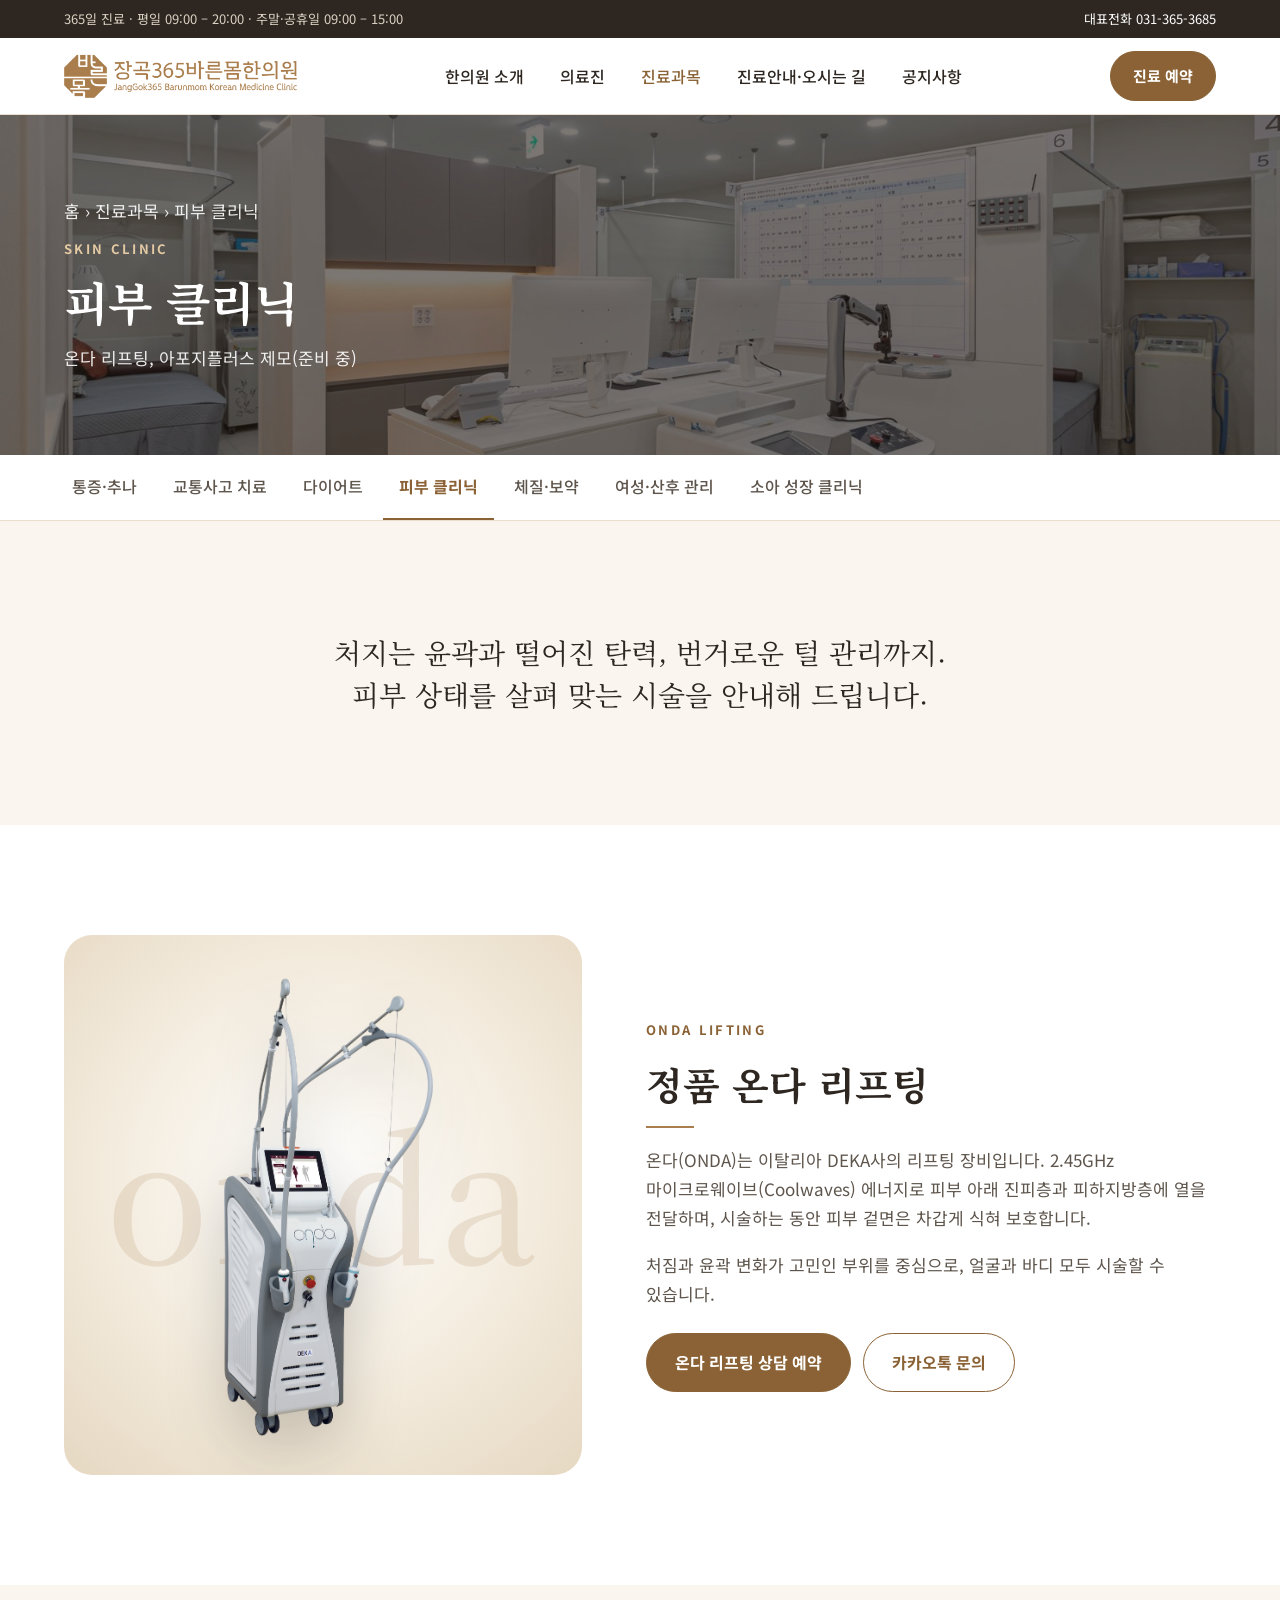
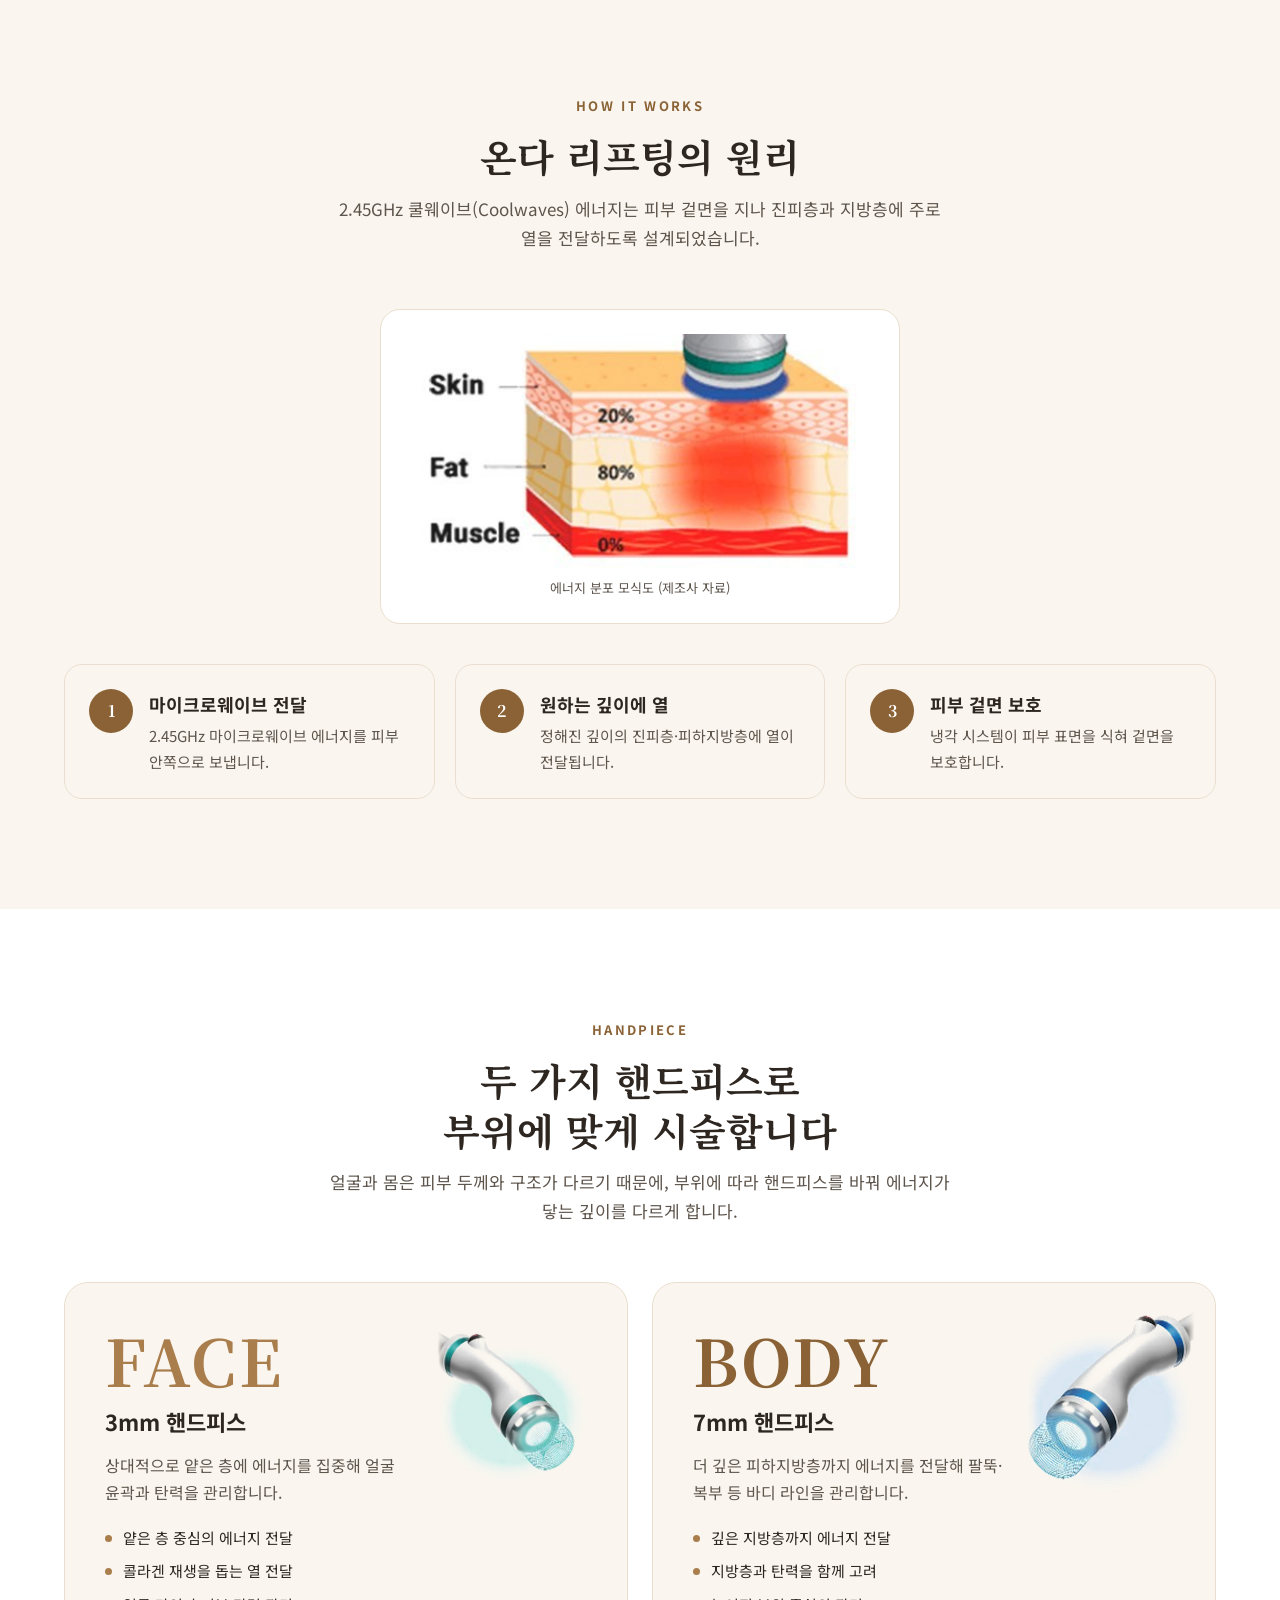
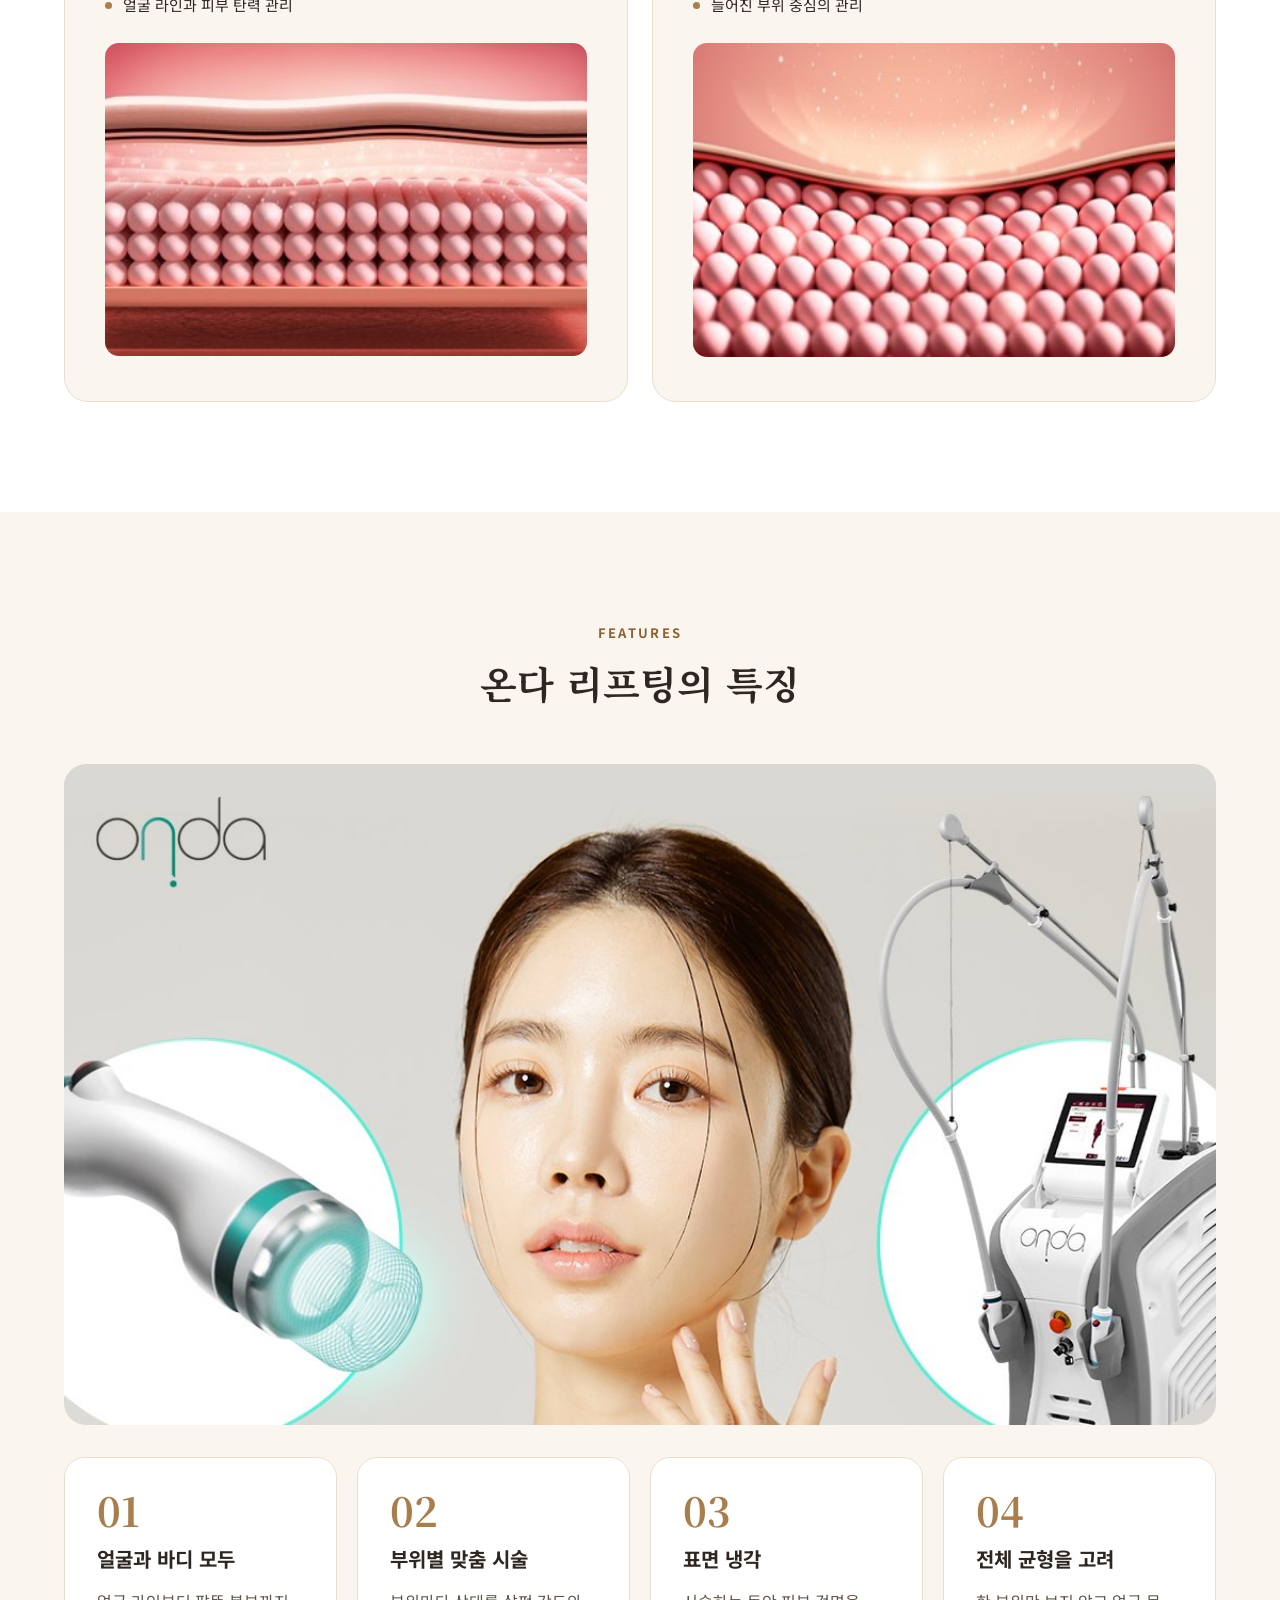
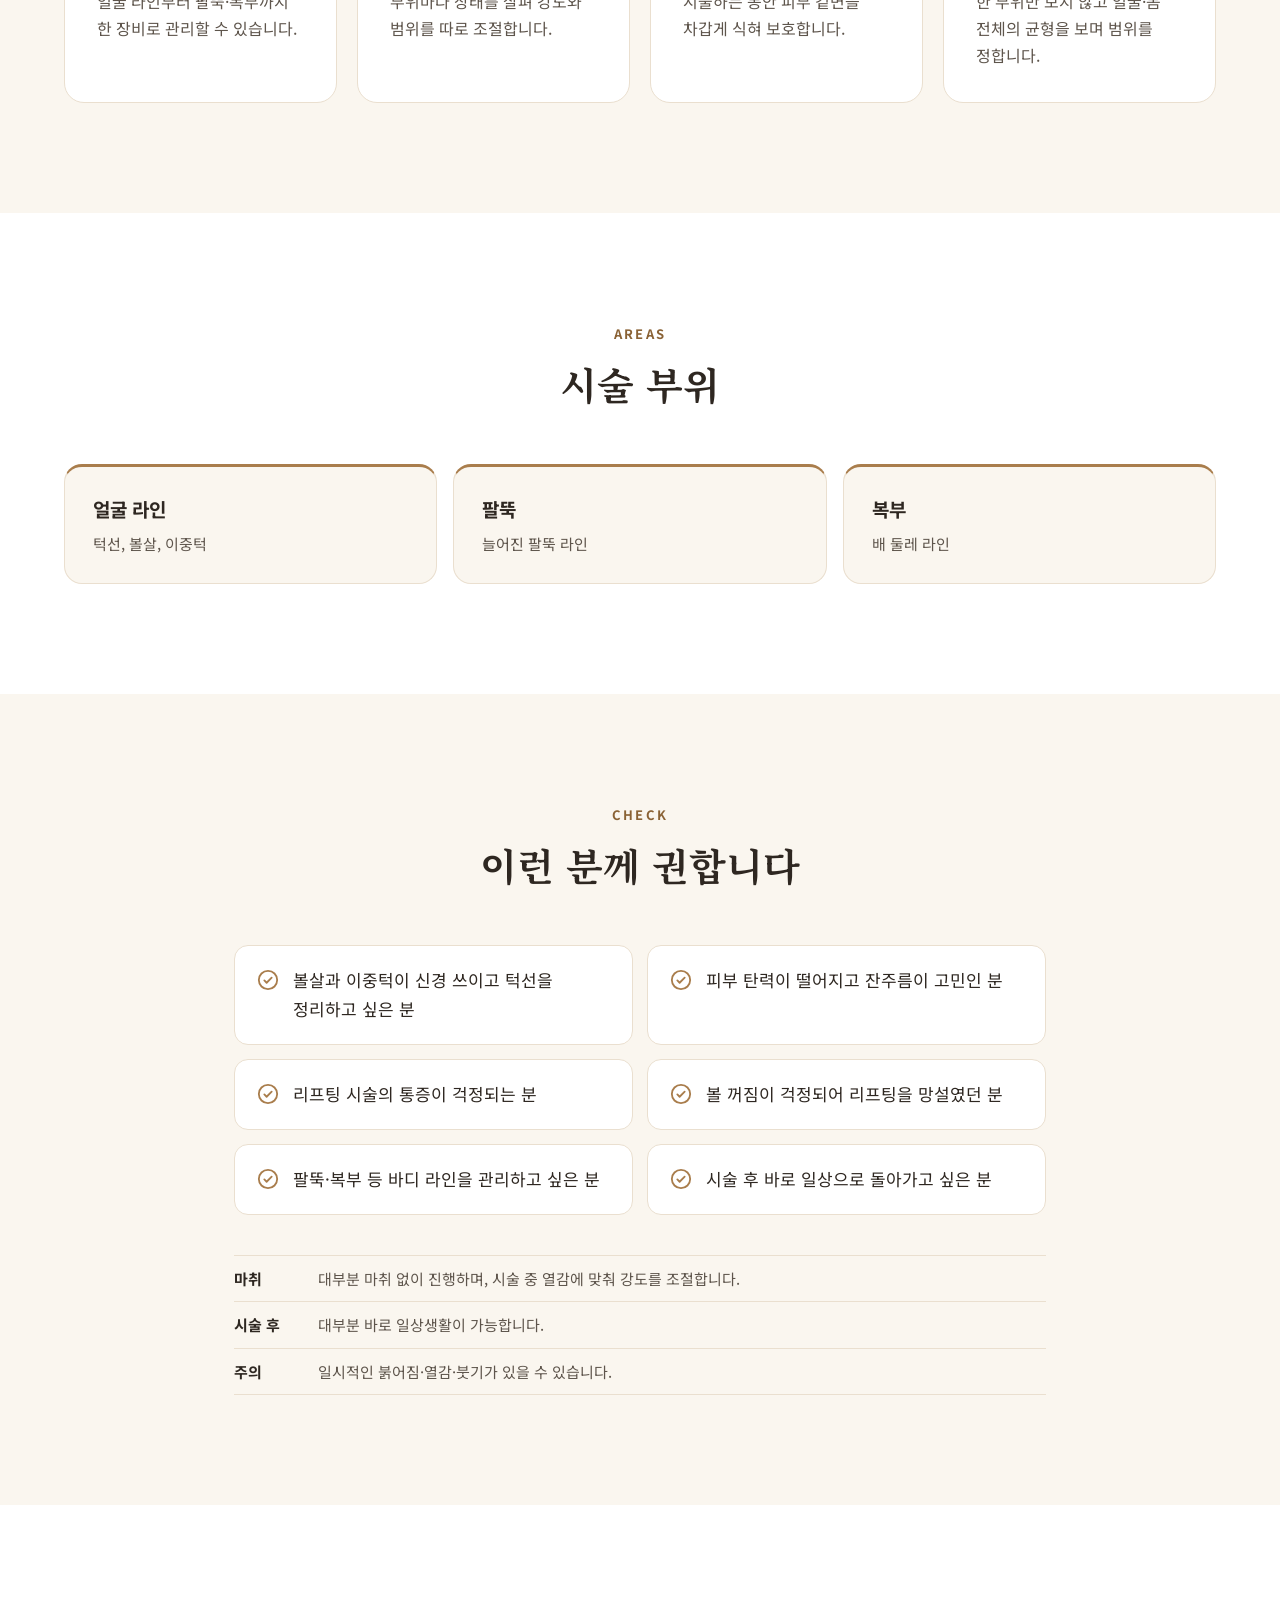
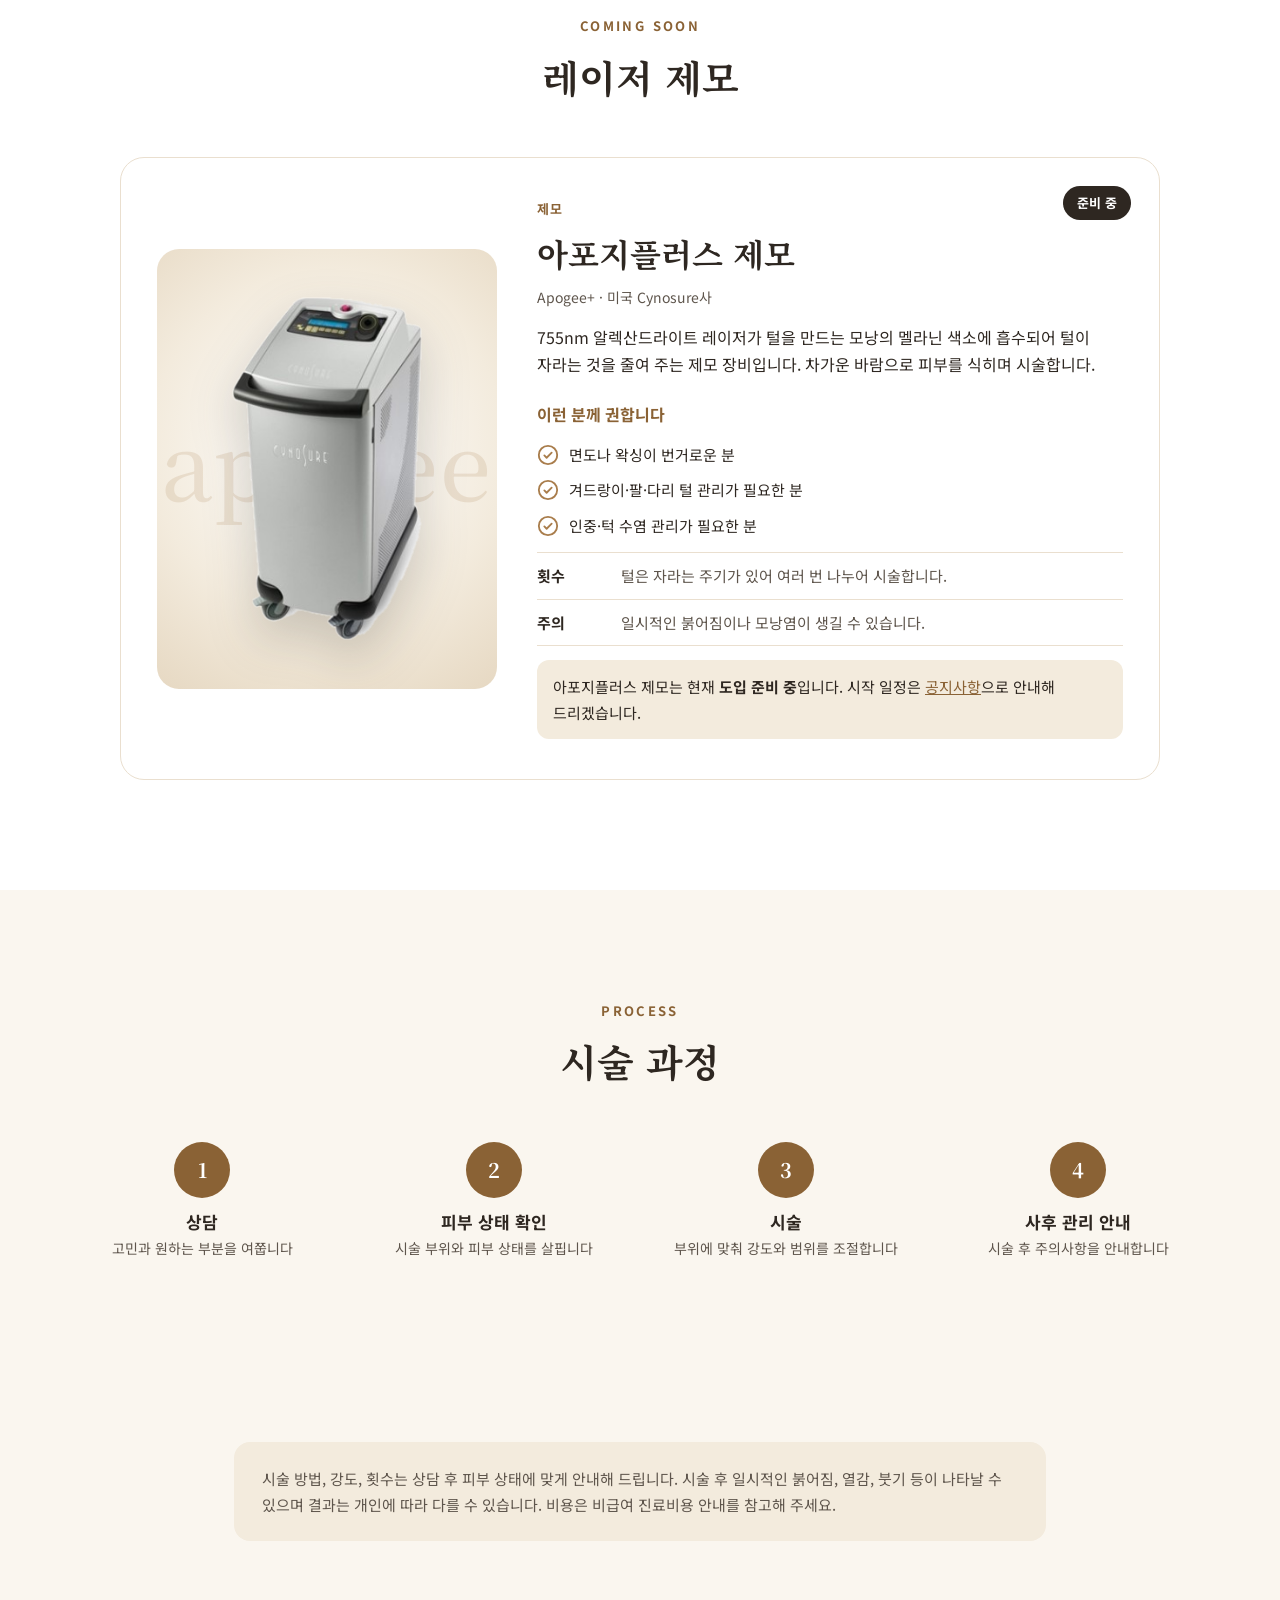
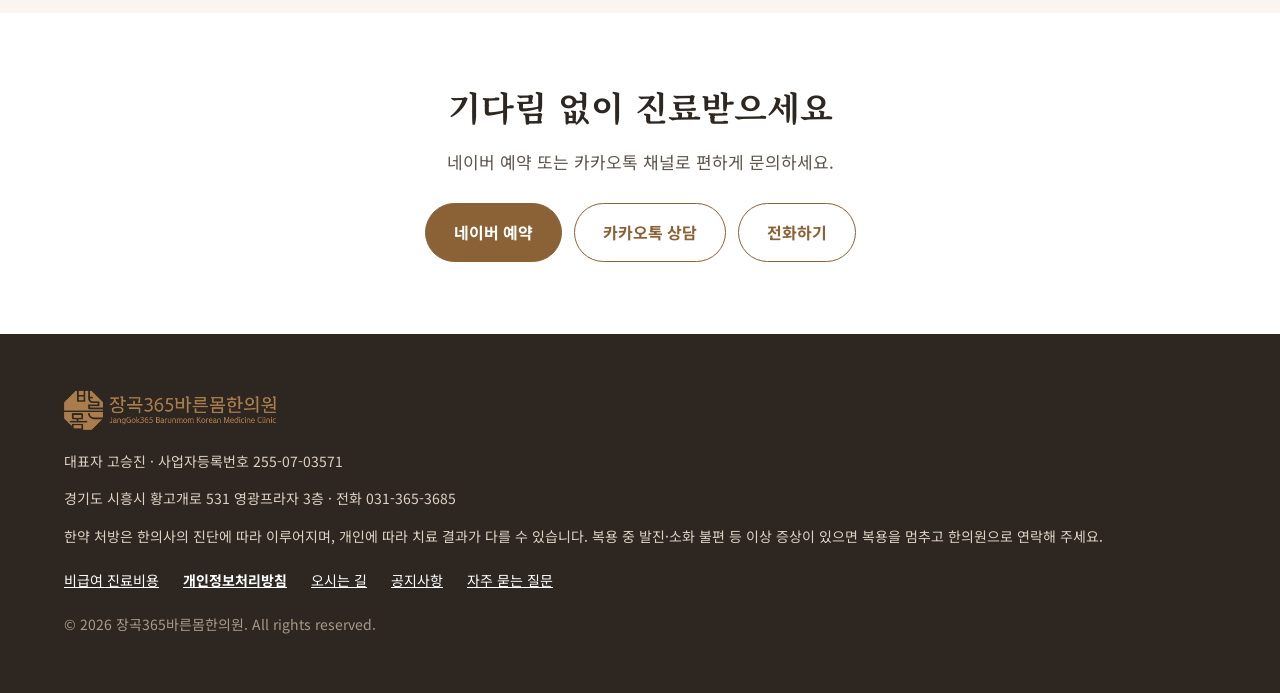
<file: care-skin.html>
<!doctype html>
<html lang="ko">
<head>
<meta charset="utf-8">
<meta name="viewport" content="width=device-width, initial-scale=1">
<title>피부 클리닉 | 시흥 장곡동 장곡365바른몸한의원</title>
<meta name="description" content="장곡365바른몸한의원 피부 클리닉 진료 안내. 온다 리프팅, 아포지플러스 제모(준비 중).">
<meta property="og:type" content="website">
<meta property="og:title" content="피부 클리닉 | 시흥 장곡동 장곡365바른몸한의원">
<meta property="og:description" content="장곡365바른몸한의원 피부 클리닉 진료 안내. 온다 리프팅, 아포지플러스 제모(준비 중).">
<meta property="og:image" content="images/hero.jpg">
<link rel="icon" type="image/png" href="favicon.png">
<link rel="apple-touch-icon" href="apple-touch-icon.png">
<link rel="preconnect" href="https://fonts.googleapis.com">
<link rel="preconnect" href="https://fonts.gstatic.com" crossorigin>
<link href="https://fonts.googleapis.com/css2?family=Noto+Sans+KR:wght@400;500;700&family=Noto+Serif+KR:wght@500;700&display=swap" rel="stylesheet">
<link rel="stylesheet" href="style.css?v=202611171626">
<script src="main.js?v=202611171626" defer></script>
<script type="application/ld+json">{"@context": "https://schema.org", "@type": "MedicalClinic", "@id": "https://janggok365brm.com/#clinic", "name": "장곡365바른몸한의원", "url": "https://janggok365brm.com/", "telephone": "+82-31-365-3685"}</script>
<script type="application/ld+json">{"@context": "https://schema.org", "@type": "MedicalWebPage", "url": "https://janggok365brm.com/care-skin.html", "name": "피부 클리닉 진료 안내", "about": {"@type": "MedicalTherapy", "name": "피부 클리닉"}, "publisher": {"@id": "https://janggok365brm.com/#clinic"}}</script>
<script type="application/ld+json">{"@context": "https://schema.org", "@type": "BreadcrumbList", "itemListElement": [{"@type": "ListItem", "position": 1, "name": "홈", "item": "https://janggok365brm.com/"}, {"@type": "ListItem", "position": 2, "name": "진료과목", "item": "https://janggok365brm.com/care-pain.html"}, {"@type": "ListItem", "position": 3, "name": "피부 클리닉", "item": "https://janggok365brm.com/care-skin.html"}]}</script>
<link rel="canonical" href="https://janggok365brm.com/care-skin.html">
</head>
<body>
<div class="topbar"><div class="wrap">
<span>365일 진료 · 평일 09:00 – 20:00 · 주말·공휴일 09:00 – 15:00</span>
<a href="tel:0313653685">대표전화 031-365-3685</a>
</div></div>
<header class="site-header"><div class="wrap">
<a class="logo" href="index.html"><img src="images/logo.png" alt="장곡365바른몸한의원 홈"></a>
<nav aria-label="주 메뉴"><ul class="gnb">
<li><a href="about.html">한의원 소개</a></li>
<li><a href="doctor.html">의료진</a></li>
<li><a href="care-pain.html" aria-current="page">진료과목</a><ul class="sub"><li><a href="care-pain.html">통증·추나</a></li><li><a href="care-accident.html">교통사고 치료</a></li><li><a href="care-diet.html">다이어트</a></li><li><a href="care-skin.html">피부 클리닉</a></li><li><a href="care-constitution.html">체질·보약</a></li><li><a href="care-women.html">여성·산후 관리</a></li><li><a href="care-growth.html">소아 성장 클리닉</a></li></ul></li>
<li><a href="location.html">진료안내·오시는 길</a></li>
<li><a href="notice.html">공지사항</a></li>
</ul></nav>
<a class="btn btn-main header-cta" href="https://booking.naver.com/booking/13/bizes/1511039" target="_blank" rel="noopener">진료 예약</a>
<button class="menu-btn" type="button" aria-label="메뉴 열기" aria-expanded="false" aria-controls="mobile-nav">
<svg width="24" height="24" viewBox="0 0 24 24" fill="none" stroke="currentColor" stroke-width="2" stroke-linecap="round" aria-hidden="true"><path d="M4 7h16M4 12h16M4 17h16"/></svg>
</button>
</div></header>
<nav id="mobile-nav" class="mobile-nav" aria-label="휴대폰 메뉴">
<a href="index.html">홈</a>
<a href="about.html">한의원 소개</a>
<a href="doctor.html">의료진</a>
<a href="care-pain.html">진료과목</a>
<div class="subs"><a href="care-pain.html">통증·추나</a><a href="care-accident.html">교통사고 치료</a><a href="care-diet.html">다이어트</a><a href="care-skin.html">피부 클리닉</a><a href="care-constitution.html">체질·보약</a><a href="care-women.html">여성·산후 관리</a><a href="care-growth.html">소아 성장 클리닉</a></div>
<a href="location.html">진료안내·오시는 길</a>
<a href="notice.html">공지사항</a>
<a href="faq.html">자주 묻는 질문</a>
<a href="https://booking.naver.com/booking/13/bizes/1511039" target="_blank" rel="noopener">네이버 예약</a>
<a href="https://pf.kakao.com/_mDbkn" target="_blank" rel="noopener">카카오톡 상담</a>
</nav>
<main>
<section class="page-hero">
<img src="images/treatment.jpg" alt="">
<div class="wrap">
<p class="crumb"><a href="index.html">홈</a> › 진료과목 › 피부 클리닉</p>
<span class="label">SKIN CLINIC</span>
<h1>피부 클리닉</h1>
<p>온다 리프팅, 아포지플러스 제모(준비 중)</p>
</div>
</section>

<nav class="tabs" aria-label="진료과목"><ul><li><a href="care-pain.html">통증·추나</a></li><li><a href="care-accident.html">교통사고 치료</a></li><li><a href="care-diet.html">다이어트</a></li><li><a href="care-skin.html" aria-current="page">피부 클리닉</a></li><li><a href="care-constitution.html">체질·보약</a></li><li><a href="care-women.html">여성·산후 관리</a></li><li><a href="care-growth.html">소아 성장 클리닉</a></li></ul></nav>

<section class="sec"><div class="wrap narrow">
<p class="lead reveal">처지는 윤곽과 떨어진 탄력, 번거로운 털 관리까지.<br>피부 상태를 살펴 맞는 시술을 안내해 드립니다.</p>
</div></section>

<section class="sec white"><div class="wrap onda-hero">
<div class="onda-visual reveal" aria-hidden="false">
<span class="onda-word" aria-hidden="true">onda</span>
<img src="images/onda-device-2.png" alt="온다(ONDA) 리프팅 장비">
</div>
<div class="onda-text reveal">
<span class="label">ONDA LIFTING</span>
<h2>정품 온다 리프팅</h2>
<span class="bar"></span>
<p>온다(ONDA)는 이탈리아 DEKA사의 리프팅 장비입니다. 2.45GHz 마이크로웨이브(Coolwaves) 에너지로 피부 아래 진피층과 피하지방층에 열을 전달하며, 시술하는 동안 피부 겉면은 차갑게 식혀 보호합니다.</p>
<p>처짐과 윤곽 변화가 고민인 부위를 중심으로, 얼굴과 바디 모두 시술할 수 있습니다.</p>
<div class="btns"><a class="btn btn-main" href="https://booking.naver.com/booking/13/bizes/1511039" target="_blank" rel="noopener">온다 리프팅 상담 예약</a><a class="btn btn-line" href="https://pf.kakao.com/_mDbkn" target="_blank" rel="noopener">카카오톡 문의</a></div>
</div>
</div></section>

<section class="sec"><div class="wrap">
<div class="head reveal"><span class="label">HOW IT WORKS</span><h2>온다 리프팅의 원리</h2><p>2.45GHz 쿨웨이브(Coolwaves) 에너지는 피부 겉면을 지나 진피층과 지방층에 주로 열을 전달하도록 설계되었습니다.</p></div>
<figure class="cw reveal"><img src="images/onda-coolwaves.jpg" alt="쿨웨이브 에너지가 피부(Skin) 20%, 지방(Fat) 80%, 근육(Muscle) 0%로 전달되는 모식도"><figcaption>에너지 분포 모식도 (제조사 자료)</figcaption></figure>
<div class="flow3">
<div class="flow-step reveal"><b>1</b><div><h3>마이크로웨이브 전달</h3><p>2.45GHz 마이크로웨이브 에너지를 피부 안쪽으로 보냅니다.</p></div></div>
<div class="flow-step reveal"><b>2</b><div><h3>원하는 깊이에 열</h3><p>정해진 깊이의 진피층·피하지방층에 열이 전달됩니다.</p></div></div>
<div class="flow-step reveal"><b>3</b><div><h3>피부 겉면 보호</h3><p>냉각 시스템이 피부 표면을 식혀 겉면을 보호합니다.</p></div></div>
</div>
</div></section>

<section class="sec white"><div class="wrap">
<div class="head reveal"><span class="label">HANDPIECE</span><h2>두 가지 핸드피스로<br>부위에 맞게 시술합니다</h2><p>얼굴과 몸은 피부 두께와 구조가 다르기 때문에, 부위에 따라 핸드피스를 바꿔 에너지가 닿는 깊이를 다르게 합니다.</p></div>
<div class="hps">
<div class="hp reveal">
<img class="hp-img" src="images/hp-face.png" alt="온다 3mm 얼굴용 핸드피스">
<span class="hp-word">FACE</span>
<h3>3mm 핸드피스</h3>
<p>상대적으로 얕은 층에 에너지를 집중해 얼굴 윤곽과 탄력을 관리합니다.</p>
<ul><li>얕은 층 중심의 에너지 전달</li><li>콜라겐 재생을 돕는 열 전달</li><li>얼굴 라인과 피부 탄력 관리</li></ul>
<img class="hp-layer" src="images/onda-layer-3mm.jpg" alt="3mm 핸드피스가 얕은 층에 열을 전달하는 모식도">
</div>
<div class="hp hp-body reveal">
<img class="hp-img" src="images/hp-body.png" alt="온다 7mm 바디용 핸드피스">
<span class="hp-word">BODY</span>
<h3>7mm 핸드피스</h3>
<p>더 깊은 피하지방층까지 에너지를 전달해 팔뚝·복부 등 바디 라인을 관리합니다.</p>
<ul><li>깊은 지방층까지 에너지 전달</li><li>지방층과 탄력을 함께 고려</li><li>늘어진 부위 중심의 관리</li></ul>
<img class="hp-layer" src="images/onda-layer-7mm.jpg" alt="7mm 핸드피스가 깊은 지방층에 열을 전달하는 모식도">
</div>
</div>
</div></section>

<section class="sec"><div class="wrap">
<div class="head reveal"><span class="label">FEATURES</span><h2>온다 리프팅의 특징</h2></div>
<img class="onda-banner reveal" src="images/onda-model.jpg" alt="온다 리프팅 핸드피스와 장비">
<div class="values"><div class="value reveal"><span class="num">01</span><h3>얼굴과 바디 모두</h3><p>얼굴 라인부터 팔뚝·복부까지 한 장비로 관리할 수 있습니다.</p></div><div class="value reveal"><span class="num">02</span><h3>부위별 맞춤 시술</h3><p>부위마다 상태를 살펴 강도와 범위를 따로 조절합니다.</p></div><div class="value reveal"><span class="num">03</span><h3>표면 냉각</h3><p>시술하는 동안 피부 겉면을 차갑게 식혀 보호합니다.</p></div><div class="value reveal"><span class="num">04</span><h3>전체 균형을 고려</h3><p>한 부위만 보지 않고 얼굴·몸 전체의 균형을 보며 범위를 정합니다.</p></div></div>
</div></section>

<section class="sec white"><div class="wrap">
<div class="head reveal"><span class="label">AREAS</span><h2>시술 부위</h2></div>
<div class="syms"><div class="sym reveal"><h3>얼굴 라인</h3><p>턱선, 볼살, 이중턱</p></div><div class="sym reveal"><h3>팔뚝</h3><p>늘어진 팔뚝 라인</p></div><div class="sym reveal"><h3>복부</h3><p>배 둘레 라인</p></div></div>
</div></section>

<section class="sec"><div class="wrap narrow">
<div class="head reveal"><span class="label">CHECK</span><h2>이런 분께 권합니다</h2></div>
<ul class="checks">
<li class="reveal"><svg width="22" height="22" viewBox="0 0 24 24" fill="none" stroke="#A97D4C" stroke-width="2" stroke-linecap="round" stroke-linejoin="round" aria-hidden="true"><circle cx="12" cy="12" r="10"/><path d="M8 12.5l2.5 2.5L16 9.5"/></svg><span>볼살과 이중턱이 신경 쓰이고 턱선을 정리하고 싶은 분</span></li>
<li class="reveal"><svg width="22" height="22" viewBox="0 0 24 24" fill="none" stroke="#A97D4C" stroke-width="2" stroke-linecap="round" stroke-linejoin="round" aria-hidden="true"><circle cx="12" cy="12" r="10"/><path d="M8 12.5l2.5 2.5L16 9.5"/></svg><span>피부 탄력이 떨어지고 잔주름이 고민인 분</span></li>
<li class="reveal"><svg width="22" height="22" viewBox="0 0 24 24" fill="none" stroke="#A97D4C" stroke-width="2" stroke-linecap="round" stroke-linejoin="round" aria-hidden="true"><circle cx="12" cy="12" r="10"/><path d="M8 12.5l2.5 2.5L16 9.5"/></svg><span>리프팅 시술의 통증이 걱정되는 분</span></li>
<li class="reveal"><svg width="22" height="22" viewBox="0 0 24 24" fill="none" stroke="#A97D4C" stroke-width="2" stroke-linecap="round" stroke-linejoin="round" aria-hidden="true"><circle cx="12" cy="12" r="10"/><path d="M8 12.5l2.5 2.5L16 9.5"/></svg><span>볼 꺼짐이 걱정되어 리프팅을 망설였던 분</span></li>
<li class="reveal"><svg width="22" height="22" viewBox="0 0 24 24" fill="none" stroke="#A97D4C" stroke-width="2" stroke-linecap="round" stroke-linejoin="round" aria-hidden="true"><circle cx="12" cy="12" r="10"/><path d="M8 12.5l2.5 2.5L16 9.5"/></svg><span>팔뚝·복부 등 바디 라인을 관리하고 싶은 분</span></li>
<li class="reveal"><svg width="22" height="22" viewBox="0 0 24 24" fill="none" stroke="#A97D4C" stroke-width="2" stroke-linecap="round" stroke-linejoin="round" aria-hidden="true"><circle cx="12" cy="12" r="10"/><path d="M8 12.5l2.5 2.5L16 9.5"/></svg><span>시술 후 바로 일상으로 돌아가고 싶은 분</span></li>
</ul>
<dl class="dev-info reveal" style="margin-top:40px">
<div><dt>마취</dt><dd>대부분 마취 없이 진행하며, 시술 중 열감에 맞춰 강도를 조절합니다.</dd></div>
<div><dt>시술 후</dt><dd>대부분 바로 일상생활이 가능합니다.</dd></div>
<div><dt>주의</dt><dd>일시적인 붉어짐·열감·붓기가 있을 수 있습니다.</dd></div>
</dl>
</div></section>

<section class="sec white"><div class="wrap">
<div class="head reveal"><span class="label">COMING SOON</span><h2>레이저 제모</h2></div>
<article class="dev dev-soon apo reveal">
<div class="apo-visual"><span class="onda-word" aria-hidden="true">apogee</span><img src="images/apogee-device.png" alt="아포지플러스(Apogee+) 레이저 제모 장비"></div>
<div class="apo-body">
<div class="dev-top"><span class="dev-tag">제모</span><span class="soon">준비 중</span><h3>아포지플러스 제모</h3><p class="dev-en">Apogee+ · 미국 Cynosure사</p></div>
<p class="dev-lead">755nm 알렉산드라이트 레이저가 털을 만드는 모낭의 멜라닌 색소에 흡수되어 털이 자라는 것을 줄여 주는 제모 장비입니다. 차가운 바람으로 피부를 식히며 시술합니다.</p>
<h4>이런 분께 권합니다</h4>
<ul class="dev-list">
<li><svg width="22" height="22" viewBox="0 0 24 24" fill="none" stroke="#A97D4C" stroke-width="2" stroke-linecap="round" stroke-linejoin="round" aria-hidden="true"><circle cx="12" cy="12" r="10"/><path d="M8 12.5l2.5 2.5L16 9.5"/></svg><span>면도나 왁싱이 번거로운 분</span></li>
<li><svg width="22" height="22" viewBox="0 0 24 24" fill="none" stroke="#A97D4C" stroke-width="2" stroke-linecap="round" stroke-linejoin="round" aria-hidden="true"><circle cx="12" cy="12" r="10"/><path d="M8 12.5l2.5 2.5L16 9.5"/></svg><span>겨드랑이·팔·다리 털 관리가 필요한 분</span></li>
<li><svg width="22" height="22" viewBox="0 0 24 24" fill="none" stroke="#A97D4C" stroke-width="2" stroke-linecap="round" stroke-linejoin="round" aria-hidden="true"><circle cx="12" cy="12" r="10"/><path d="M8 12.5l2.5 2.5L16 9.5"/></svg><span>인중·턱 수염 관리가 필요한 분</span></li>
</ul>
<dl class="dev-info">
<div><dt>횟수</dt><dd>털은 자라는 주기가 있어 여러 번 나누어 시술합니다.</dd></div>
<div><dt>주의</dt><dd>일시적인 붉어짐이나 모낭염이 생길 수 있습니다.</dd></div>
</dl>
<p class="soon-note">아포지플러스 제모는 현재 <strong>도입 준비 중</strong>입니다. 시작 일정은 <a href="notice.html">공지사항</a>으로 안내해 드리겠습니다.</p>
</div>
</article>
</div></section>

<section class="sec"><div class="wrap">
<div class="head reveal"><span class="label">PROCESS</span><h2>시술 과정</h2></div>
<div class="steps steps4">
<div class="step reveal"><b>1</b><div><h3>상담</h3><p>고민과 원하는 부분을 여쭙니다</p></div></div>
<div class="step reveal"><b>2</b><div><h3>피부 상태 확인</h3><p>시술 부위와 피부 상태를 살핍니다</p></div></div>
<div class="step reveal"><b>3</b><div><h3>시술</h3><p>부위에 맞춰 강도와 범위를 조절합니다</p></div></div>
<div class="step reveal"><b>4</b><div><h3>사후 관리 안내</h3><p>시술 후 주의사항을 안내합니다</p></div></div>
</div>
</div></section>

<section class="sec-sm"><div class="wrap narrow">
<p class="notice reveal">시술 방법, 강도, 횟수는 상담 후 피부 상태에 맞게 안내해 드립니다. 시술 후 일시적인 붉어짐, 열감, 붓기 등이 나타날 수 있으며 결과는 개인에 따라 다를 수 있습니다. 비용은 비급여 진료비용 안내를 참고해 주세요.</p>
</div></section>
<section class="sec-sm white"><div class="wrap cta reveal">
<h2>기다림 없이 진료받으세요</h2>
<p>네이버 예약 또는 카카오톡 채널로 편하게 문의하세요.</p>
<div class="btns">
<a class="btn btn-main" href="https://booking.naver.com/booking/13/bizes/1511039" target="_blank" rel="noopener">네이버 예약</a>
<a class="btn btn-line" href="https://pf.kakao.com/_mDbkn" target="_blank" rel="noopener">카카오톡 상담</a>
<a class="btn btn-line" href="tel:0313653685">전화하기</a>
</div>
</div></section>
</main>
<footer><div class="wrap">
<img class="flogo" src="images/logo.png" alt="장곡365바른몸한의원">
<p>대표자 고승진 · 사업자등록번호 255-07-03571</p>
<p>경기도 시흥시 황고개로 531 영광프라자 3층 · 전화 031-365-3685</p>
<p>한약 처방은 한의사의 진단에 따라 이루어지며, 개인에 따라 치료 결과가 다를 수 있습니다. 복용 중 발진·소화 불편 등 이상 증상이 있으면 복용을 멈추고 한의원으로 연락해 주세요.</p>
<nav aria-label="하단 메뉴">
<a href="fees.html">비급여 진료비용</a>
<a href="privacy.html" style="font-weight:700">개인정보처리방침</a>
<a href="location.html">오시는 길</a>
<a href="notice.html">공지사항</a>
<a href="faq.html">자주 묻는 질문</a>
</nav>
<p class="copy">© 2026 장곡365바른몸한의원. All rights reserved.</p>
</div></footer>
<div class="mobile-bar">
<a class="btn btn-line" href="tel:0313653685">전화하기</a>
<a class="btn btn-main" href="https://booking.naver.com/booking/13/bizes/1511039" target="_blank" rel="noopener">네이버 예약</a>
</div>
</body>
</html>
</file>
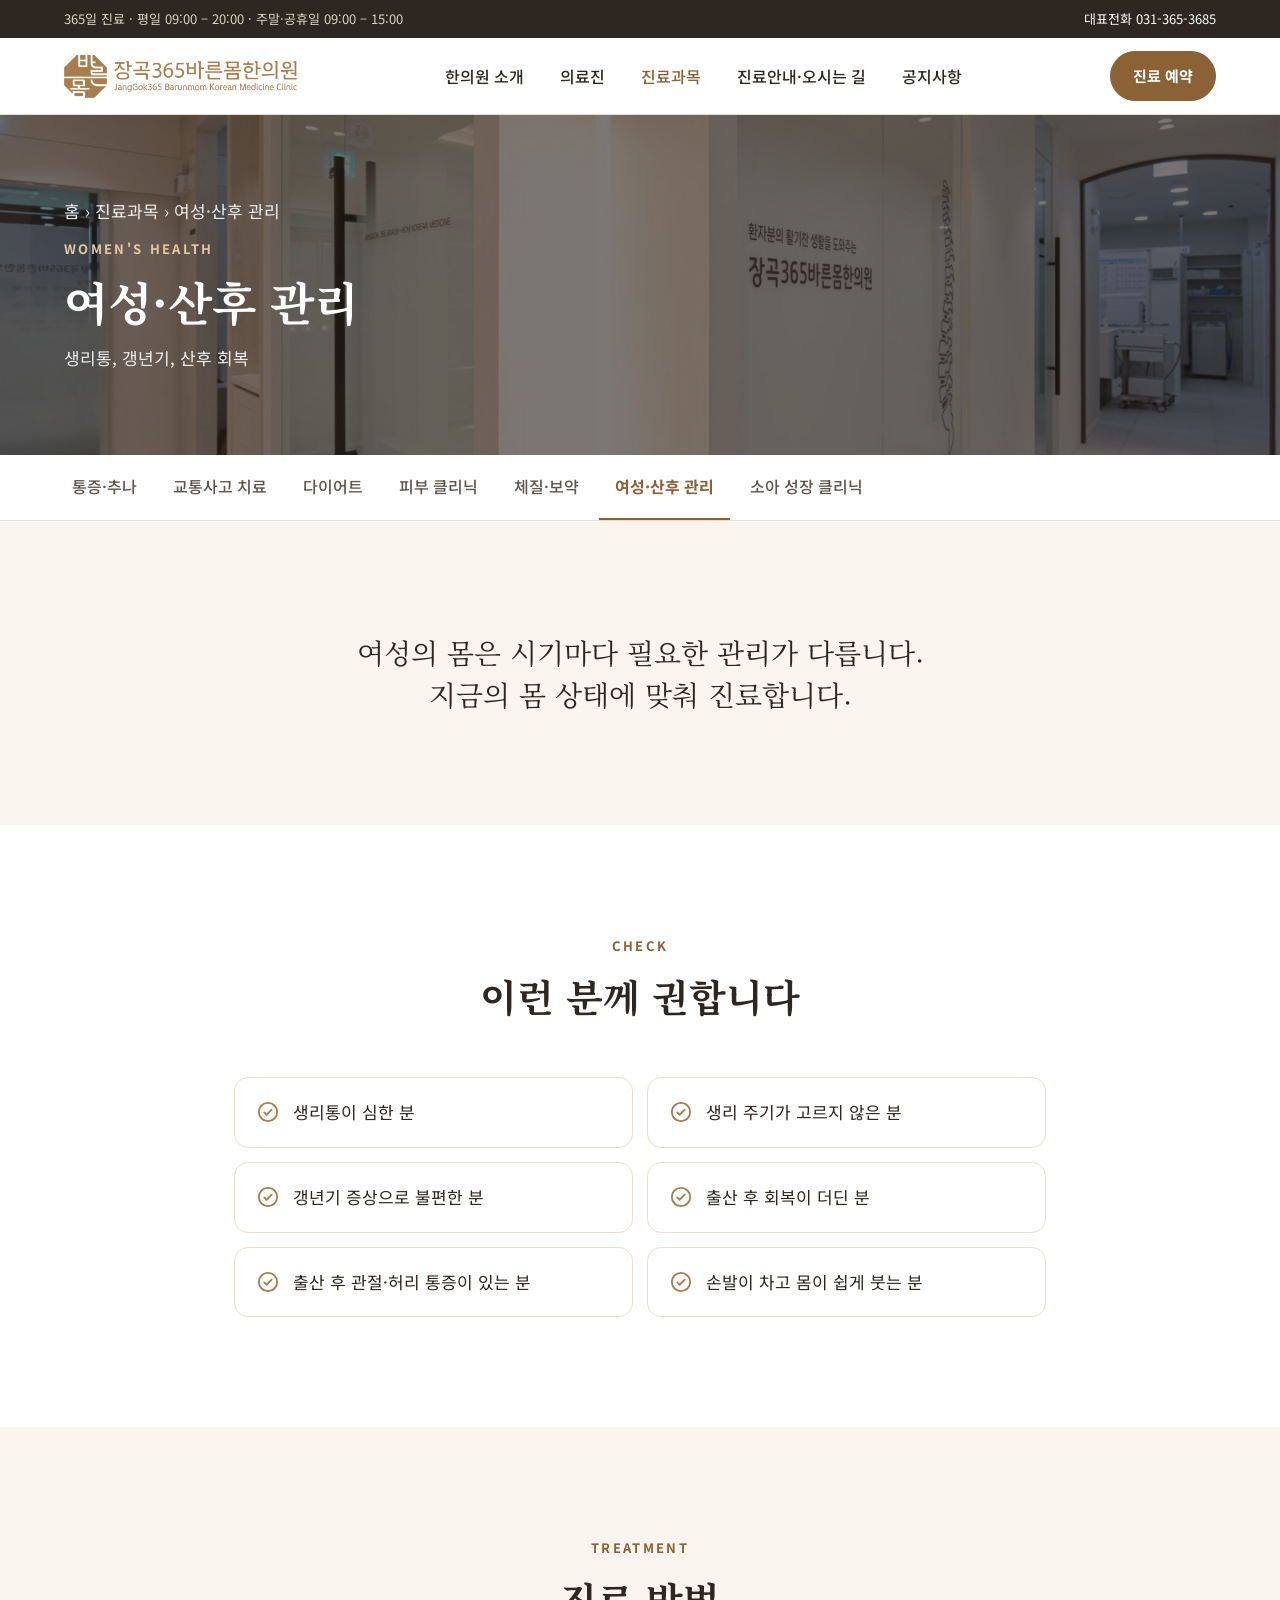
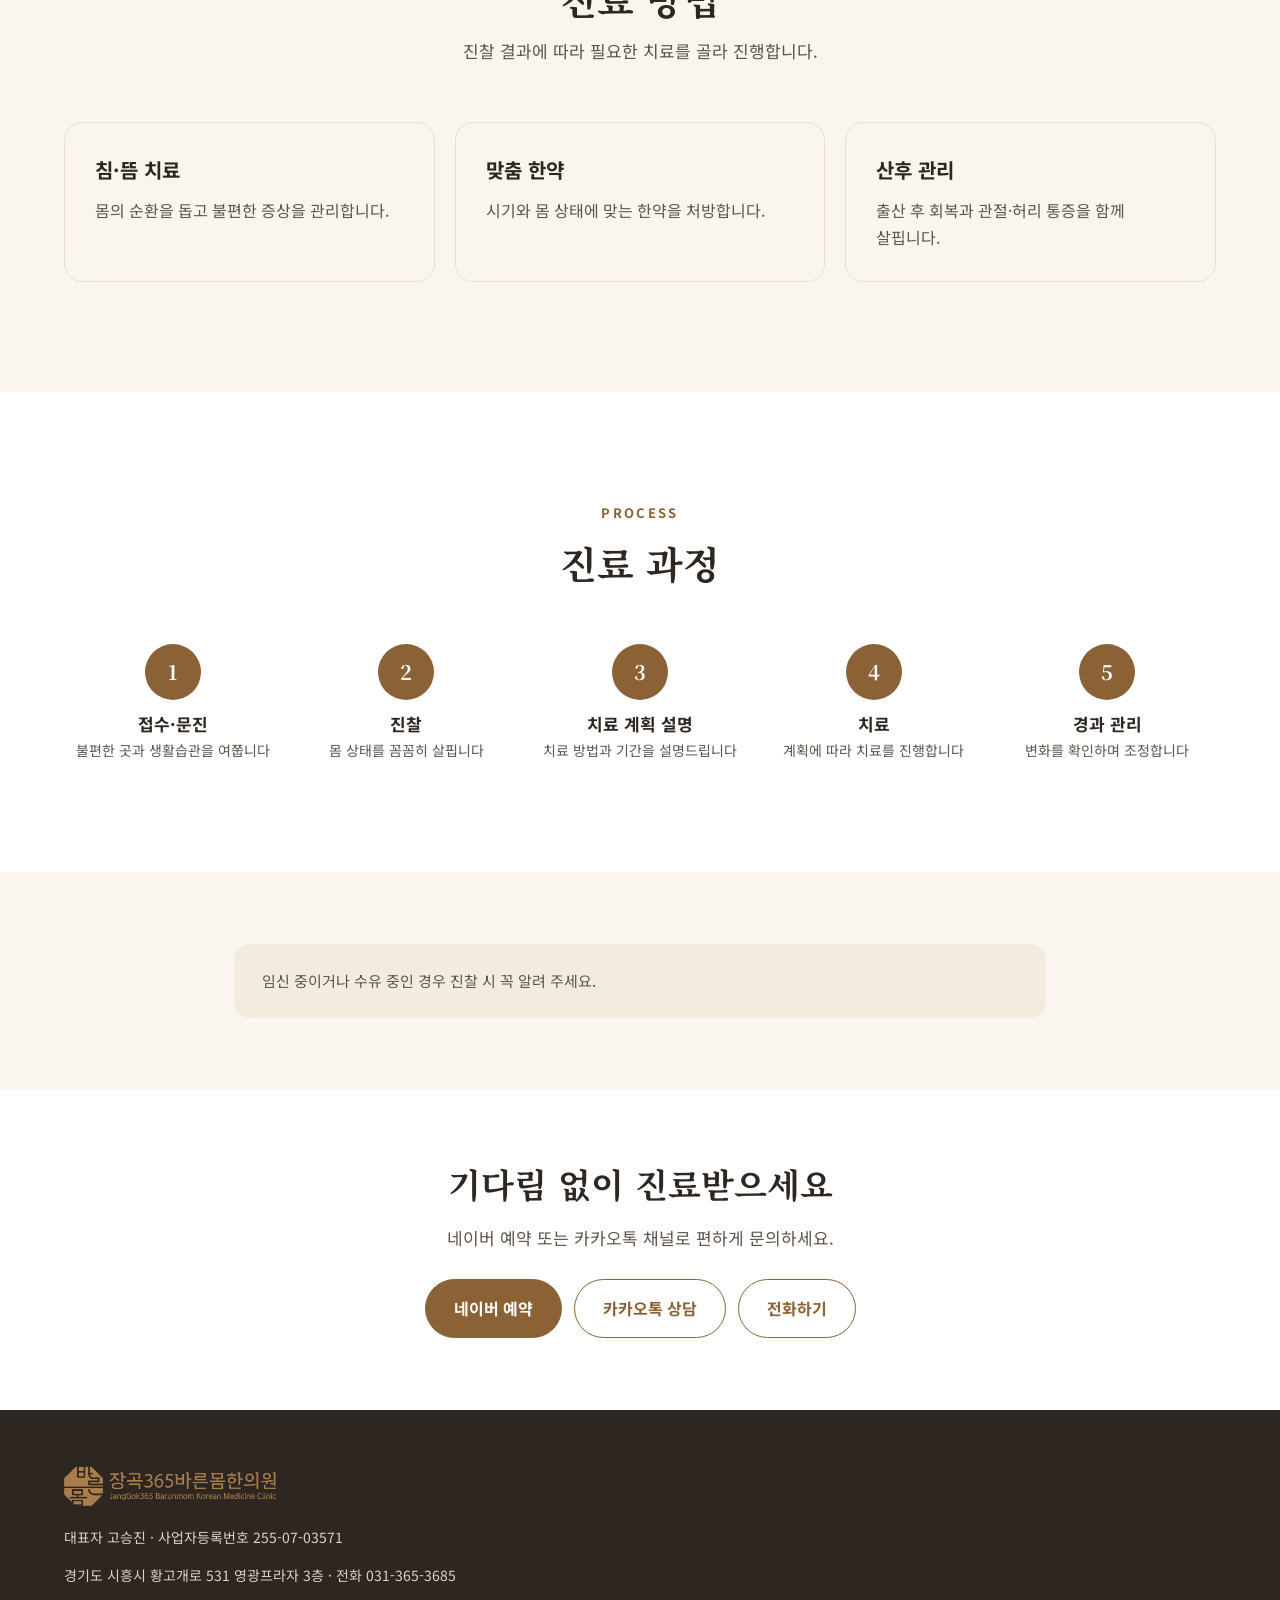
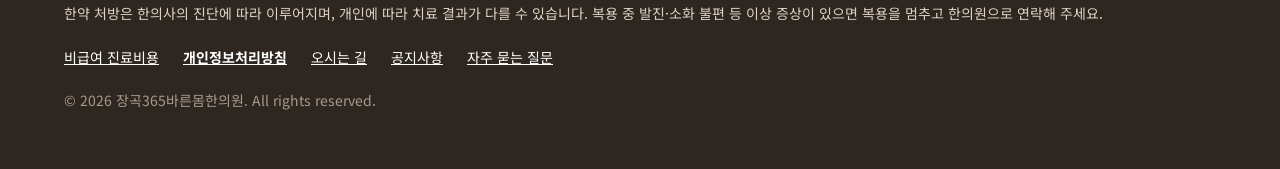
<file: care-women.html>
<!doctype html>
<html lang="ko">
<head>
<meta charset="utf-8">
<meta name="viewport" content="width=device-width, initial-scale=1">
<title>여성·산후 관리 | 시흥 장곡동 장곡365바른몸한의원</title>
<meta name="description" content="장곡365바른몸한의원 여성·산후 관리 진료 안내. 생리통, 갱년기, 산후 회복.">
<meta property="og:type" content="website">
<meta property="og:title" content="여성·산후 관리 | 시흥 장곡동 장곡365바른몸한의원">
<meta property="og:description" content="장곡365바른몸한의원 여성·산후 관리 진료 안내. 생리통, 갱년기, 산후 회복.">
<meta property="og:image" content="images/hero.jpg">
<link rel="icon" type="image/png" href="favicon.png">
<link rel="apple-touch-icon" href="apple-touch-icon.png">
<link rel="preconnect" href="https://fonts.googleapis.com">
<link rel="preconnect" href="https://fonts.gstatic.com" crossorigin>
<link href="https://fonts.googleapis.com/css2?family=Noto+Sans+KR:wght@400;500;700&family=Noto+Serif+KR:wght@500;700&display=swap" rel="stylesheet">
<link rel="stylesheet" href="style.css?v=202611171626">
<script src="main.js?v=202611171626" defer></script>
<script type="application/ld+json">{"@context": "https://schema.org", "@type": "MedicalClinic", "@id": "https://janggok365brm.com/#clinic", "name": "장곡365바른몸한의원", "url": "https://janggok365brm.com/", "telephone": "+82-31-365-3685"}</script>
<script type="application/ld+json">{"@context": "https://schema.org", "@type": "MedicalWebPage", "url": "https://janggok365brm.com/care-women.html", "name": "여성·산후 관리 진료 안내", "about": {"@type": "MedicalTherapy", "name": "여성·산후 관리"}, "publisher": {"@id": "https://janggok365brm.com/#clinic"}}</script>
<script type="application/ld+json">{"@context": "https://schema.org", "@type": "BreadcrumbList", "itemListElement": [{"@type": "ListItem", "position": 1, "name": "홈", "item": "https://janggok365brm.com/"}, {"@type": "ListItem", "position": 2, "name": "진료과목", "item": "https://janggok365brm.com/care-pain.html"}, {"@type": "ListItem", "position": 3, "name": "여성·산후 관리", "item": "https://janggok365brm.com/care-women.html"}]}</script>
<link rel="canonical" href="https://janggok365brm.com/care-women.html">
</head>
<body>
<div class="topbar"><div class="wrap">
<span>365일 진료 · 평일 09:00 – 20:00 · 주말·공휴일 09:00 – 15:00</span>
<a href="tel:0313653685">대표전화 031-365-3685</a>
</div></div>
<header class="site-header"><div class="wrap">
<a class="logo" href="index.html"><img src="images/logo.png" alt="장곡365바른몸한의원 홈"></a>
<nav aria-label="주 메뉴"><ul class="gnb">
<li><a href="about.html">한의원 소개</a></li>
<li><a href="doctor.html">의료진</a></li>
<li><a href="care-pain.html" aria-current="page">진료과목</a><ul class="sub"><li><a href="care-pain.html">통증·추나</a></li><li><a href="care-accident.html">교통사고 치료</a></li><li><a href="care-diet.html">다이어트</a></li><li><a href="care-skin.html">피부 클리닉</a></li><li><a href="care-constitution.html">체질·보약</a></li><li><a href="care-women.html">여성·산후 관리</a></li><li><a href="care-growth.html">소아 성장 클리닉</a></li></ul></li>
<li><a href="location.html">진료안내·오시는 길</a></li>
<li><a href="notice.html">공지사항</a></li>
</ul></nav>
<a class="btn btn-main header-cta" href="https://booking.naver.com/booking/13/bizes/1511039" target="_blank" rel="noopener">진료 예약</a>
<button class="menu-btn" type="button" aria-label="메뉴 열기" aria-expanded="false" aria-controls="mobile-nav">
<svg width="24" height="24" viewBox="0 0 24 24" fill="none" stroke="currentColor" stroke-width="2" stroke-linecap="round" aria-hidden="true"><path d="M4 7h16M4 12h16M4 17h16"/></svg>
</button>
</div></header>
<nav id="mobile-nav" class="mobile-nav" aria-label="휴대폰 메뉴">
<a href="index.html">홈</a>
<a href="about.html">한의원 소개</a>
<a href="doctor.html">의료진</a>
<a href="care-pain.html">진료과목</a>
<div class="subs"><a href="care-pain.html">통증·추나</a><a href="care-accident.html">교통사고 치료</a><a href="care-diet.html">다이어트</a><a href="care-skin.html">피부 클리닉</a><a href="care-constitution.html">체질·보약</a><a href="care-women.html">여성·산후 관리</a><a href="care-growth.html">소아 성장 클리닉</a></div>
<a href="location.html">진료안내·오시는 길</a>
<a href="notice.html">공지사항</a>
<a href="faq.html">자주 묻는 질문</a>
<a href="https://booking.naver.com/booking/13/bizes/1511039" target="_blank" rel="noopener">네이버 예약</a>
<a href="https://pf.kakao.com/_mDbkn" target="_blank" rel="noopener">카카오톡 상담</a>
</nav>
<main>
<section class="page-hero">
<img src="images/entrance.jpg" alt="">
<div class="wrap">
<p class="crumb"><a href="index.html">홈</a> › 진료과목 › 여성·산후 관리</p>
<span class="label">WOMEN'S HEALTH</span>
<h1>여성·산후 관리</h1>
<p>생리통, 갱년기, 산후 회복</p>
</div>
</section>

<nav class="tabs" aria-label="진료과목"><ul><li><a href="care-pain.html">통증·추나</a></li><li><a href="care-accident.html">교통사고 치료</a></li><li><a href="care-diet.html">다이어트</a></li><li><a href="care-skin.html">피부 클리닉</a></li><li><a href="care-constitution.html">체질·보약</a></li><li><a href="care-women.html" aria-current="page">여성·산후 관리</a></li><li><a href="care-growth.html">소아 성장 클리닉</a></li></ul></nav>

<section class="sec"><div class="wrap narrow">
<p class="lead reveal">여성의 몸은 시기마다 필요한 관리가 다릅니다.<br>지금의 몸 상태에 맞춰 진료합니다.</p>
</div></section>

<section class="sec white"><div class="wrap narrow">
<div class="head reveal"><span class="label">CHECK</span><h2>이런 분께 권합니다</h2></div>
<ul class="checks"><li class="reveal"><svg width="22" height="22" viewBox="0 0 24 24" fill="none" stroke="#A97D4C" stroke-width="2" stroke-linecap="round" stroke-linejoin="round" aria-hidden="true"><circle cx="12" cy="12" r="10"/><path d="M8 12.5l2.5 2.5L16 9.5"/></svg><span>생리통이 심한 분</span></li><li class="reveal"><svg width="22" height="22" viewBox="0 0 24 24" fill="none" stroke="#A97D4C" stroke-width="2" stroke-linecap="round" stroke-linejoin="round" aria-hidden="true"><circle cx="12" cy="12" r="10"/><path d="M8 12.5l2.5 2.5L16 9.5"/></svg><span>생리 주기가 고르지 않은 분</span></li><li class="reveal"><svg width="22" height="22" viewBox="0 0 24 24" fill="none" stroke="#A97D4C" stroke-width="2" stroke-linecap="round" stroke-linejoin="round" aria-hidden="true"><circle cx="12" cy="12" r="10"/><path d="M8 12.5l2.5 2.5L16 9.5"/></svg><span>갱년기 증상으로 불편한 분</span></li><li class="reveal"><svg width="22" height="22" viewBox="0 0 24 24" fill="none" stroke="#A97D4C" stroke-width="2" stroke-linecap="round" stroke-linejoin="round" aria-hidden="true"><circle cx="12" cy="12" r="10"/><path d="M8 12.5l2.5 2.5L16 9.5"/></svg><span>출산 후 회복이 더딘 분</span></li><li class="reveal"><svg width="22" height="22" viewBox="0 0 24 24" fill="none" stroke="#A97D4C" stroke-width="2" stroke-linecap="round" stroke-linejoin="round" aria-hidden="true"><circle cx="12" cy="12" r="10"/><path d="M8 12.5l2.5 2.5L16 9.5"/></svg><span>출산 후 관절·허리 통증이 있는 분</span></li><li class="reveal"><svg width="22" height="22" viewBox="0 0 24 24" fill="none" stroke="#A97D4C" stroke-width="2" stroke-linecap="round" stroke-linejoin="round" aria-hidden="true"><circle cx="12" cy="12" r="10"/><path d="M8 12.5l2.5 2.5L16 9.5"/></svg><span>손발이 차고 몸이 쉽게 붓는 분</span></li></ul>
</div></section>

<section class="sec"><div class="wrap">
<div class="head reveal"><span class="label">TREATMENT</span><h2>진료 방법</h2><p>진찰 결과에 따라 필요한 치료를 골라 진행합니다.</p></div>
<div class="methods"><div class="method reveal"><h3>침·뜸 치료</h3><p>몸의 순환을 돕고 불편한 증상을 관리합니다.</p></div><div class="method reveal"><h3>맞춤 한약</h3><p>시기와 몸 상태에 맞는 한약을 처방합니다.</p></div><div class="method reveal"><h3>산후 관리</h3><p>출산 후 회복과 관절·허리 통증을 함께 살핍니다.</p></div></div>
</div></section>

<section class="sec white"><div class="wrap">
<div class="head reveal"><span class="label">PROCESS</span><h2>진료 과정</h2></div>
<div class="steps">
<div class="step reveal"><b>1</b><div><h3>접수·문진</h3><p>불편한 곳과 생활습관을 여쭙니다</p></div></div>
<div class="step reveal"><b>2</b><div><h3>진찰</h3><p>몸 상태를 꼼꼼히 살핍니다</p></div></div>
<div class="step reveal"><b>3</b><div><h3>치료 계획 설명</h3><p>치료 방법과 기간을 설명드립니다</p></div></div>
<div class="step reveal"><b>4</b><div><h3>치료</h3><p>계획에 따라 치료를 진행합니다</p></div></div>
<div class="step reveal"><b>5</b><div><h3>경과 관리</h3><p>변화를 확인하며 조정합니다</p></div></div>
</div>
</div></section>

<section class="sec-sm"><div class="wrap narrow">
<p class="notice reveal">임신 중이거나 수유 중인 경우 진찰 시 꼭 알려 주세요.</p>
</div></section>
<section class="sec-sm white"><div class="wrap cta reveal">
<h2>기다림 없이 진료받으세요</h2>
<p>네이버 예약 또는 카카오톡 채널로 편하게 문의하세요.</p>
<div class="btns">
<a class="btn btn-main" href="https://booking.naver.com/booking/13/bizes/1511039" target="_blank" rel="noopener">네이버 예약</a>
<a class="btn btn-line" href="https://pf.kakao.com/_mDbkn" target="_blank" rel="noopener">카카오톡 상담</a>
<a class="btn btn-line" href="tel:0313653685">전화하기</a>
</div>
</div></section>
</main>
<footer><div class="wrap">
<img class="flogo" src="images/logo.png" alt="장곡365바른몸한의원">
<p>대표자 고승진 · 사업자등록번호 255-07-03571</p>
<p>경기도 시흥시 황고개로 531 영광프라자 3층 · 전화 031-365-3685</p>
<p>한약 처방은 한의사의 진단에 따라 이루어지며, 개인에 따라 치료 결과가 다를 수 있습니다. 복용 중 발진·소화 불편 등 이상 증상이 있으면 복용을 멈추고 한의원으로 연락해 주세요.</p>
<nav aria-label="하단 메뉴">
<a href="fees.html">비급여 진료비용</a>
<a href="privacy.html" style="font-weight:700">개인정보처리방침</a>
<a href="location.html">오시는 길</a>
<a href="notice.html">공지사항</a>
<a href="faq.html">자주 묻는 질문</a>
</nav>
<p class="copy">© 2026 장곡365바른몸한의원. All rights reserved.</p>
</div></footer>
<div class="mobile-bar">
<a class="btn btn-line" href="tel:0313653685">전화하기</a>
<a class="btn btn-main" href="https://booking.naver.com/booking/13/bizes/1511039" target="_blank" rel="noopener">네이버 예약</a>
</div>
</body>
</html>
</file>
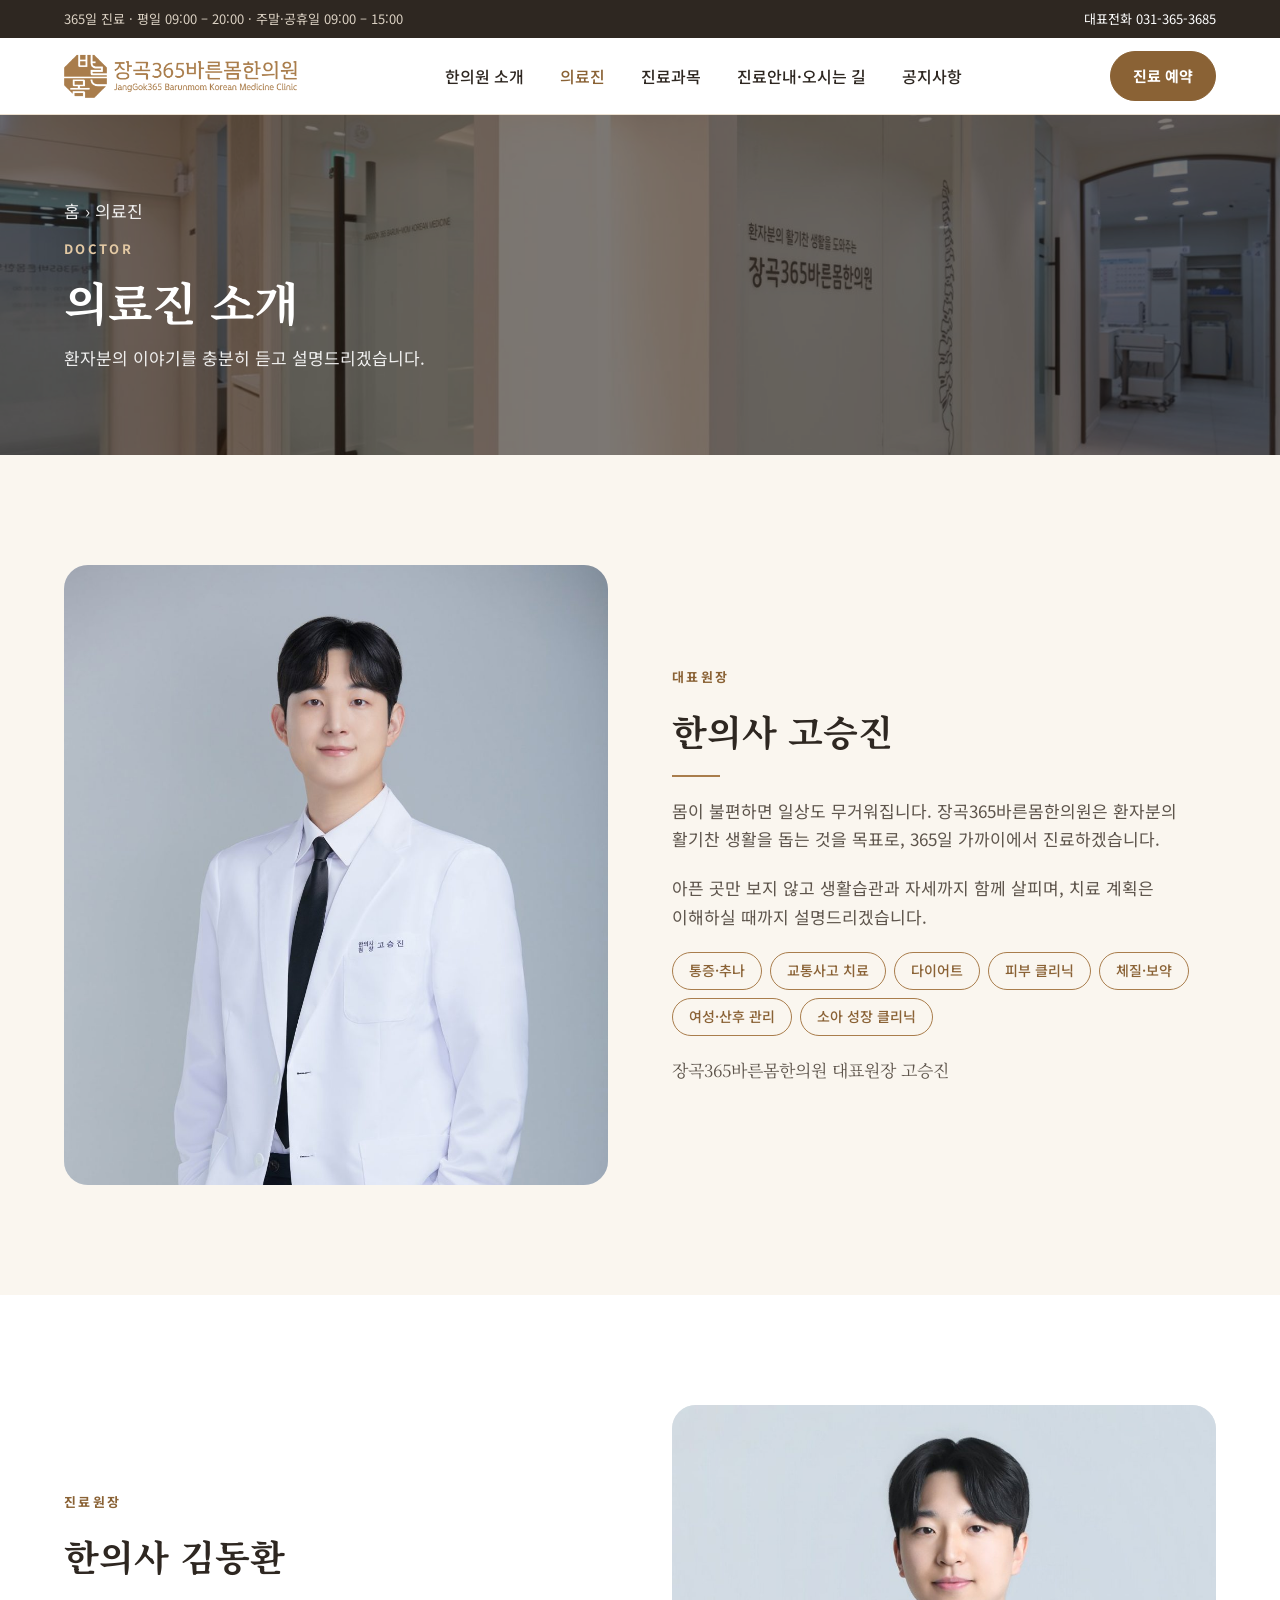
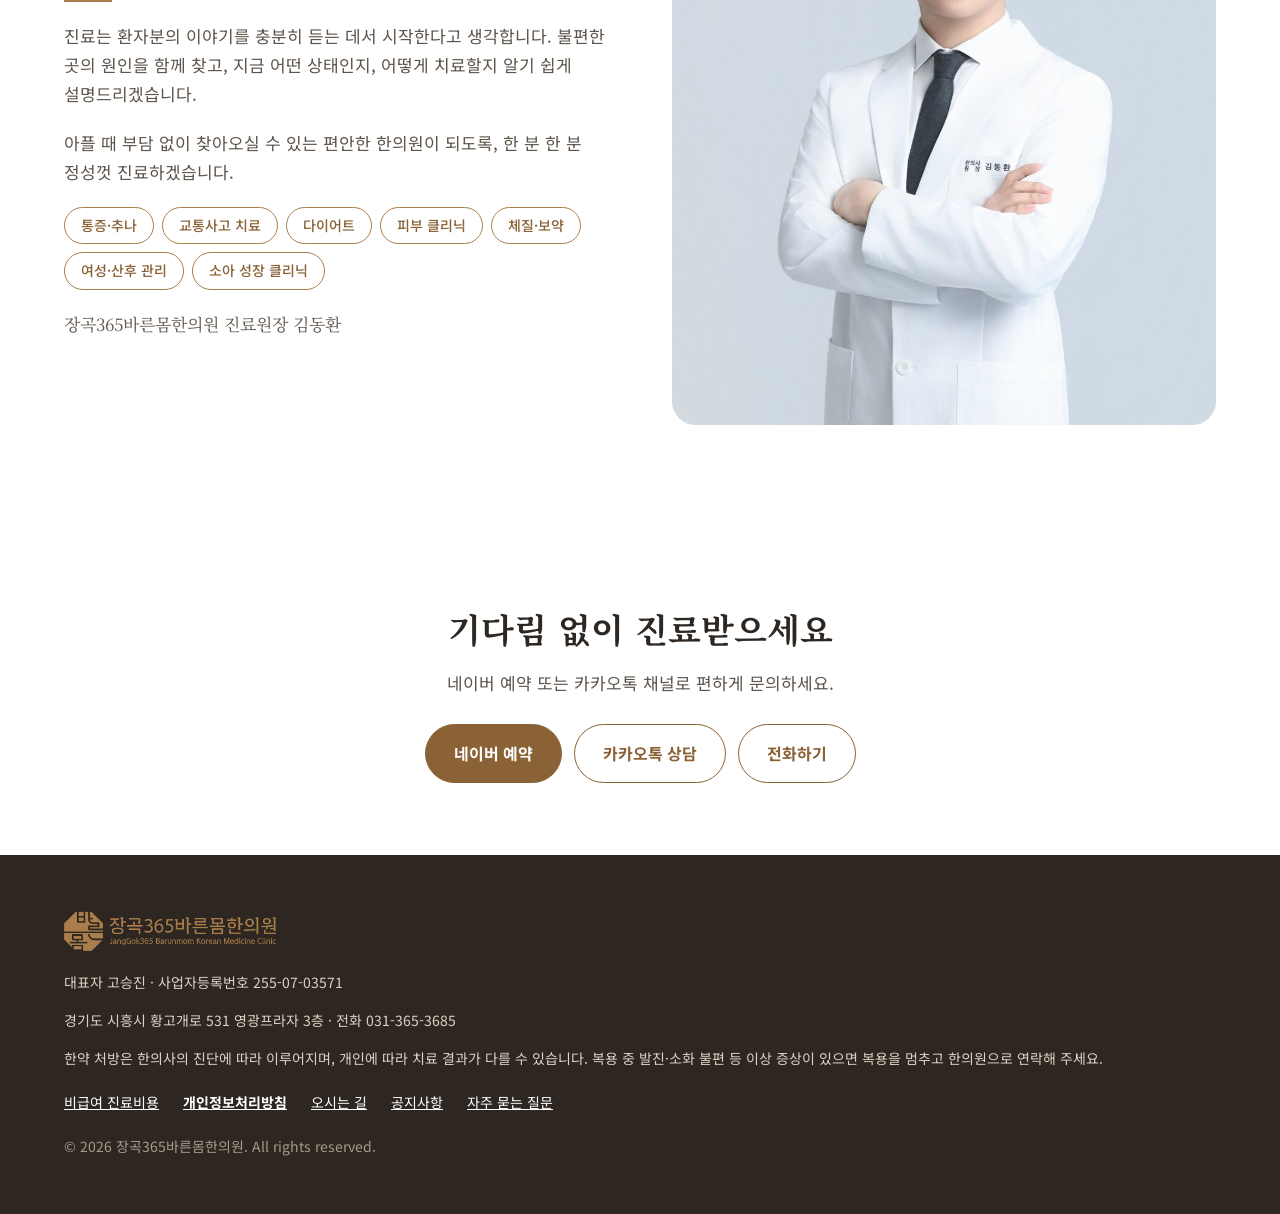
<file: doctor.html>
<!doctype html>
<html lang="ko">
<head>
<meta charset="utf-8">
<meta name="viewport" content="width=device-width, initial-scale=1">
<title>의료진 | 시흥 장곡동 장곡365바른몸한의원</title>
<meta name="description" content="장곡365바른몸한의원 의료진 소개. 대표원장 고승진, 진료원장 김동환.">
<meta property="og:type" content="website">
<meta property="og:title" content="의료진 | 시흥 장곡동 장곡365바른몸한의원">
<meta property="og:description" content="장곡365바른몸한의원 의료진 소개. 대표원장 고승진, 진료원장 김동환.">
<meta property="og:image" content="images/hero.jpg">
<link rel="icon" type="image/png" href="favicon.png">
<link rel="apple-touch-icon" href="apple-touch-icon.png">
<link rel="preconnect" href="https://fonts.googleapis.com">
<link rel="preconnect" href="https://fonts.gstatic.com" crossorigin>
<link href="https://fonts.googleapis.com/css2?family=Noto+Sans+KR:wght@400;500;700&family=Noto+Serif+KR:wght@500;700&display=swap" rel="stylesheet">
<link rel="stylesheet" href="style.css?v=202611171626">
<script src="main.js?v=202611171626" defer></script>
<script type="application/ld+json">{"@context": "https://schema.org", "@type": "MedicalClinic", "@id": "https://janggok365brm.com/#clinic", "name": "장곡365바른몸한의원", "url": "https://janggok365brm.com/", "telephone": "+82-31-365-3685"}</script>
<script type="application/ld+json">{"@context": "https://schema.org", "@type": "Person", "name": "고승진", "jobTitle": "대표원장 (한의사)", "image": "https://janggok365brm.com/images/doctor.jpg", "worksFor": {"@id": "https://janggok365brm.com/#clinic"}}</script>
<script type="application/ld+json">{"@context": "https://schema.org", "@type": "Person", "name": "김동환", "jobTitle": "진료원장 (한의사)", "image": "https://janggok365brm.com/images/doctor2.jpg", "worksFor": {"@id": "https://janggok365brm.com/#clinic"}}</script>
<link rel="canonical" href="https://janggok365brm.com/doctor.html">
</head>
<body>
<div class="topbar"><div class="wrap">
<span>365일 진료 · 평일 09:00 – 20:00 · 주말·공휴일 09:00 – 15:00</span>
<a href="tel:0313653685">대표전화 031-365-3685</a>
</div></div>
<header class="site-header"><div class="wrap">
<a class="logo" href="index.html"><img src="images/logo.png" alt="장곡365바른몸한의원 홈"></a>
<nav aria-label="주 메뉴"><ul class="gnb">
<li><a href="about.html">한의원 소개</a></li>
<li><a href="doctor.html" aria-current="page">의료진</a></li>
<li><a href="care-pain.html">진료과목</a><ul class="sub"><li><a href="care-pain.html">통증·추나</a></li><li><a href="care-accident.html">교통사고 치료</a></li><li><a href="care-diet.html">다이어트</a></li><li><a href="care-skin.html">피부 클리닉</a></li><li><a href="care-constitution.html">체질·보약</a></li><li><a href="care-women.html">여성·산후 관리</a></li><li><a href="care-growth.html">소아 성장 클리닉</a></li></ul></li>
<li><a href="location.html">진료안내·오시는 길</a></li>
<li><a href="notice.html">공지사항</a></li>
</ul></nav>
<a class="btn btn-main header-cta" href="https://booking.naver.com/booking/13/bizes/1511039" target="_blank" rel="noopener">진료 예약</a>
<button class="menu-btn" type="button" aria-label="메뉴 열기" aria-expanded="false" aria-controls="mobile-nav">
<svg width="24" height="24" viewBox="0 0 24 24" fill="none" stroke="currentColor" stroke-width="2" stroke-linecap="round" aria-hidden="true"><path d="M4 7h16M4 12h16M4 17h16"/></svg>
</button>
</div></header>
<nav id="mobile-nav" class="mobile-nav" aria-label="휴대폰 메뉴">
<a href="index.html">홈</a>
<a href="about.html">한의원 소개</a>
<a href="doctor.html">의료진</a>
<a href="care-pain.html">진료과목</a>
<div class="subs"><a href="care-pain.html">통증·추나</a><a href="care-accident.html">교통사고 치료</a><a href="care-diet.html">다이어트</a><a href="care-skin.html">피부 클리닉</a><a href="care-constitution.html">체질·보약</a><a href="care-women.html">여성·산후 관리</a><a href="care-growth.html">소아 성장 클리닉</a></div>
<a href="location.html">진료안내·오시는 길</a>
<a href="notice.html">공지사항</a>
<a href="faq.html">자주 묻는 질문</a>
<a href="https://booking.naver.com/booking/13/bizes/1511039" target="_blank" rel="noopener">네이버 예약</a>
<a href="https://pf.kakao.com/_mDbkn" target="_blank" rel="noopener">카카오톡 상담</a>
</nav>
<main>
<section class="page-hero">
<img src="images/entrance.jpg" alt="">
<div class="wrap">
<p class="crumb"><a href="index.html">홈</a> › 의료진</p>
<span class="label">DOCTOR</span>
<h1>의료진 소개</h1>
<p>환자분의 이야기를 충분히 듣고 설명드리겠습니다.</p>
</div>
</section>

<section class="sec"><div class="wrap split">
<img class="reveal doctor-photo" src="images/doctor.jpg" alt="대표원장 고승진 한의사">
<div class="split-text reveal">
<span class="label">대표원장</span>
<h2>한의사 고승진</h2>
<span class="bar"></span>
<p>몸이 불편하면 일상도 무거워집니다. 장곡365바른몸한의원은 환자분의 활기찬 생활을 돕는 것을 목표로, 365일 가까이에서 진료하겠습니다.</p>
<p>아픈 곳만 보지 않고 생활습관과 자세까지 함께 살피며, 치료 계획은 이해하실 때까지 설명드리겠습니다.</p>
<ul class="tags"><li>통증·추나</li><li>교통사고 치료</li><li>다이어트</li><li>피부 클리닉</li><li>체질·보약</li><li>여성·산후 관리</li><li>소아 성장 클리닉</li></ul>
<p class="sign">장곡365바른몸한의원 대표원장 고승진</p>
</div>
</div></section>

<section class="sec white" id="kim"><div class="wrap split flip-split">
<img class="reveal doctor-photo" src="images/doctor2.jpg" alt="진료원장 김동환 한의사">
<div class="split-text reveal">
<span class="label">진료원장</span>
<h2>한의사 김동환</h2>
<span class="bar"></span>
<p>진료는 환자분의 이야기를 충분히 듣는 데서 시작한다고 생각합니다. 불편한 곳의 원인을 함께 찾고, 지금 어떤 상태인지, 어떻게 치료할지 알기 쉽게 설명드리겠습니다.</p>
<p>아플 때 부담 없이 찾아오실 수 있는 편안한 한의원이 되도록, 한 분 한 분 정성껏 진료하겠습니다.</p>
<ul class="tags"><li>통증·추나</li><li>교통사고 치료</li><li>다이어트</li><li>피부 클리닉</li><li>체질·보약</li><li>여성·산후 관리</li><li>소아 성장 클리닉</li></ul>
<p class="sign">장곡365바른몸한의원 진료원장 김동환</p>
</div>
</div></section>
<section class="sec-sm white"><div class="wrap cta reveal">
<h2>기다림 없이 진료받으세요</h2>
<p>네이버 예약 또는 카카오톡 채널로 편하게 문의하세요.</p>
<div class="btns">
<a class="btn btn-main" href="https://booking.naver.com/booking/13/bizes/1511039" target="_blank" rel="noopener">네이버 예약</a>
<a class="btn btn-line" href="https://pf.kakao.com/_mDbkn" target="_blank" rel="noopener">카카오톡 상담</a>
<a class="btn btn-line" href="tel:0313653685">전화하기</a>
</div>
</div></section>
</main>
<footer><div class="wrap">
<img class="flogo" src="images/logo.png" alt="장곡365바른몸한의원">
<p>대표자 고승진 · 사업자등록번호 255-07-03571</p>
<p>경기도 시흥시 황고개로 531 영광프라자 3층 · 전화 031-365-3685</p>
<p>한약 처방은 한의사의 진단에 따라 이루어지며, 개인에 따라 치료 결과가 다를 수 있습니다. 복용 중 발진·소화 불편 등 이상 증상이 있으면 복용을 멈추고 한의원으로 연락해 주세요.</p>
<nav aria-label="하단 메뉴">
<a href="fees.html">비급여 진료비용</a>
<a href="privacy.html" style="font-weight:700">개인정보처리방침</a>
<a href="location.html">오시는 길</a>
<a href="notice.html">공지사항</a>
<a href="faq.html">자주 묻는 질문</a>
</nav>
<p class="copy">© 2026 장곡365바른몸한의원. All rights reserved.</p>
</div></footer>
<div class="mobile-bar">
<a class="btn btn-line" href="tel:0313653685">전화하기</a>
<a class="btn btn-main" href="https://booking.naver.com/booking/13/bizes/1511039" target="_blank" rel="noopener">네이버 예약</a>
</div>
</body>
</html>
</file>
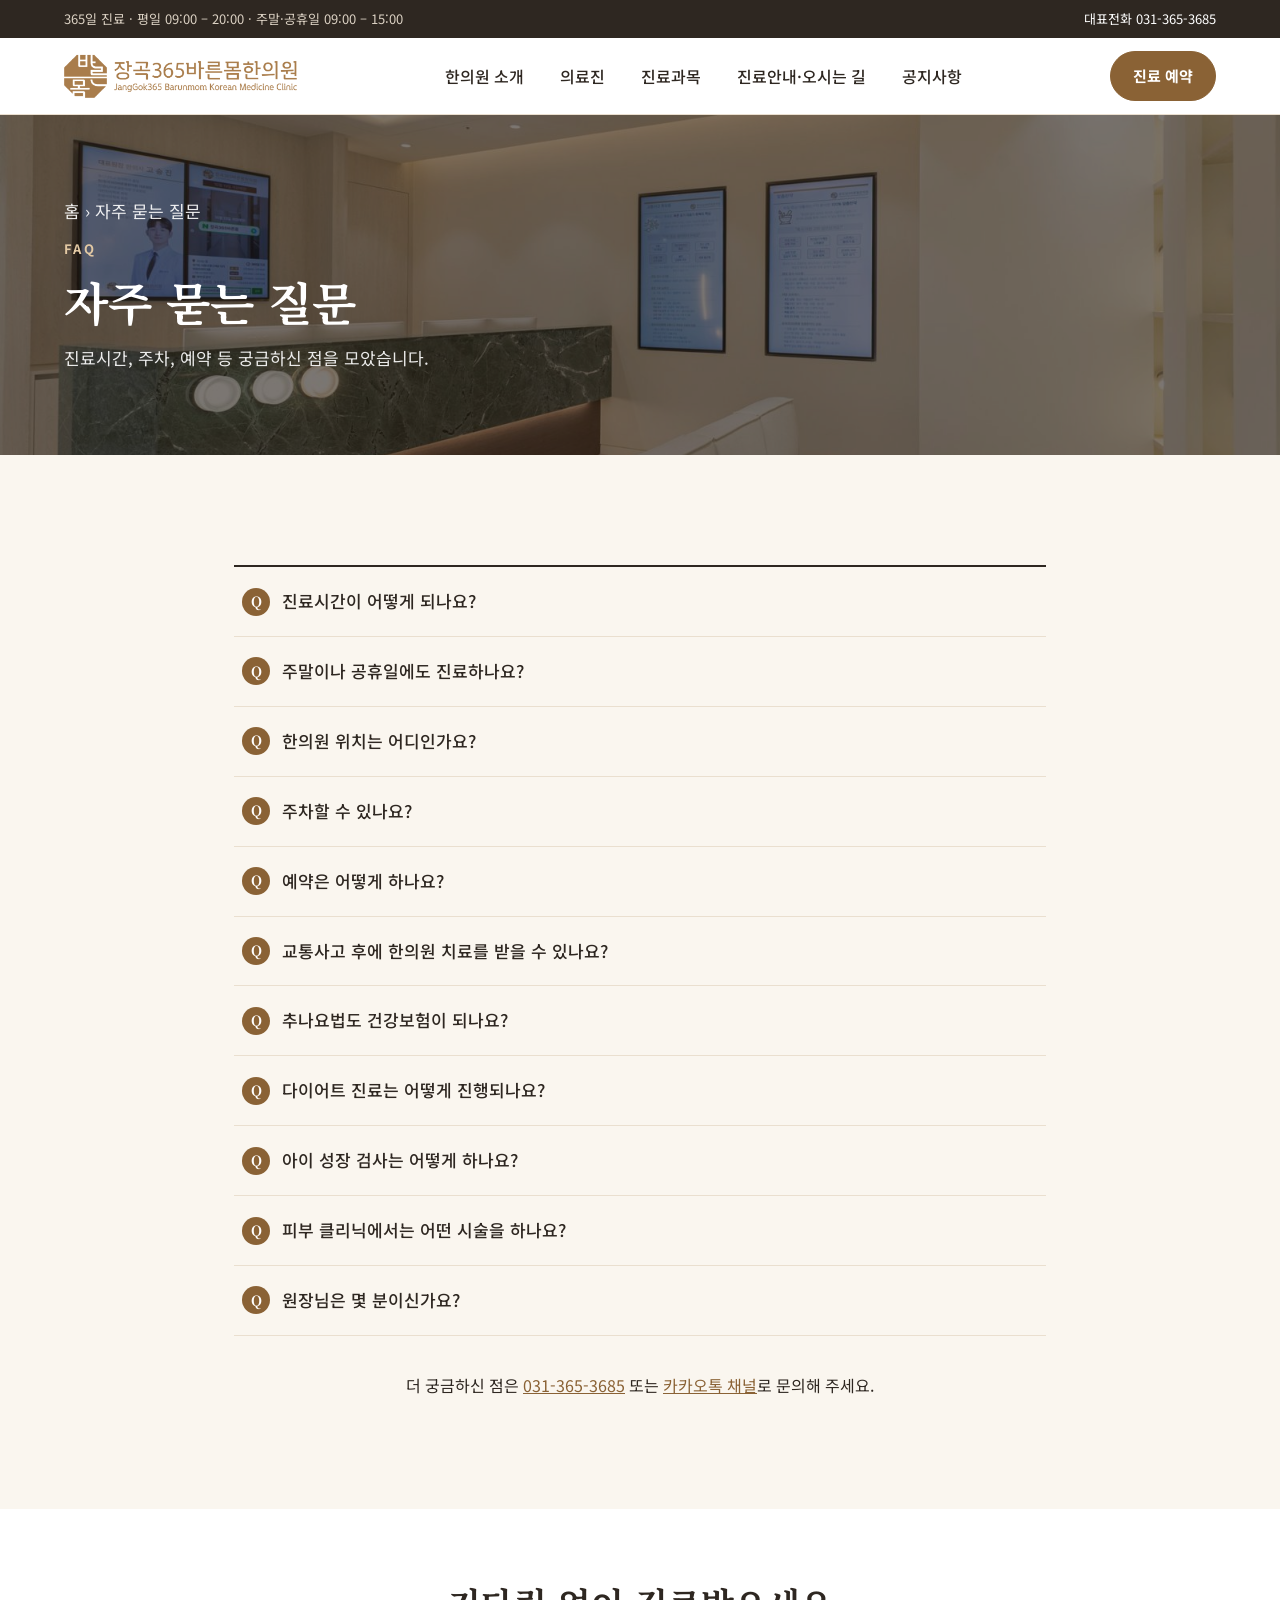
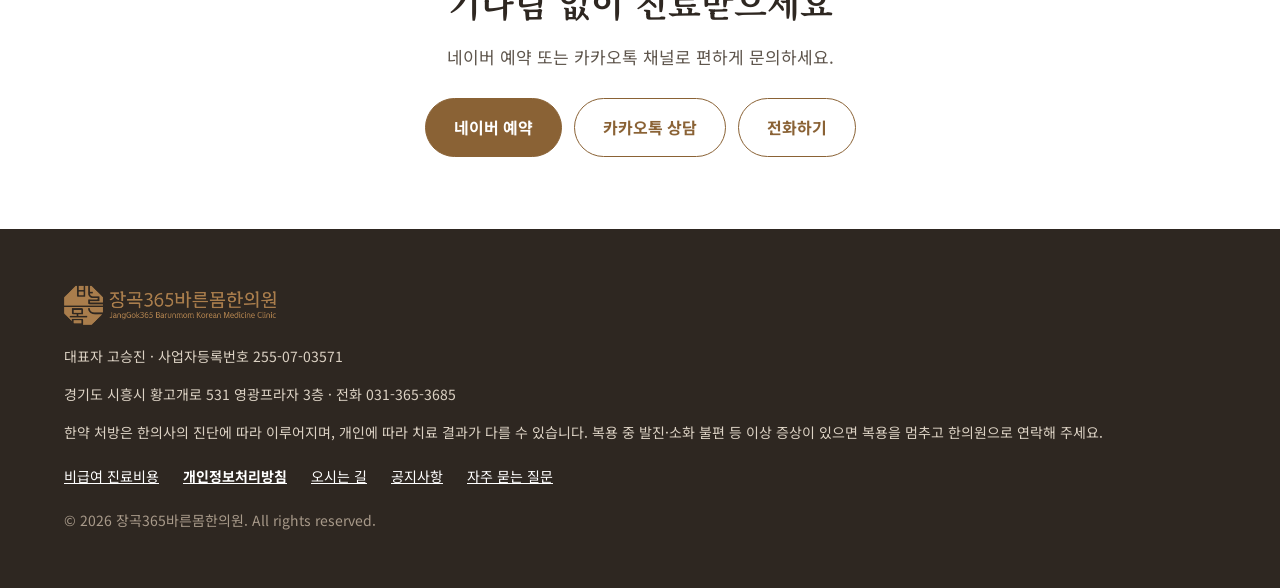
<file: faq.html>
<!doctype html>
<html lang="ko">
<head>
<meta charset="utf-8">
<meta name="viewport" content="width=device-width, initial-scale=1">
<title>자주 묻는 질문 | 시흥 장곡동 장곡365바른몸한의원</title>
<meta name="description" content="장곡365바른몸한의원 자주 묻는 질문. 진료시간, 주말·공휴일 진료, 주차, 예약, 교통사고 치료, 다이어트, 소아 성장 검사 안내.">
<meta property="og:type" content="website">
<meta property="og:title" content="자주 묻는 질문 | 시흥 장곡동 장곡365바른몸한의원">
<meta property="og:description" content="장곡365바른몸한의원 자주 묻는 질문. 진료시간, 주말·공휴일 진료, 주차, 예약, 교통사고 치료, 다이어트, 소아 성장 검사 안내.">
<meta property="og:image" content="images/hero.jpg">
<link rel="icon" type="image/png" href="favicon.png">
<link rel="apple-touch-icon" href="apple-touch-icon.png">
<link rel="preconnect" href="https://fonts.googleapis.com">
<link rel="preconnect" href="https://fonts.gstatic.com" crossorigin>
<link href="https://fonts.googleapis.com/css2?family=Noto+Sans+KR:wght@400;500;700&family=Noto+Serif+KR:wght@500;700&display=swap" rel="stylesheet">
<link rel="stylesheet" href="style.css?v=202611171626">
<script src="main.js?v=202611171626" defer></script>
<script type="application/ld+json">{"@context": "https://schema.org", "@type": "MedicalClinic", "@id": "https://janggok365brm.com/#clinic", "name": "장곡365바른몸한의원", "url": "https://janggok365brm.com/", "telephone": "+82-31-365-3685"}</script>
<script type="application/ld+json">{"@context": "https://schema.org", "@type": "FAQPage", "mainEntity": [{"@type": "Question", "name": "진료시간이 어떻게 되나요?", "acceptedAnswer": {"@type": "Answer", "text": "평일은 오전 9시부터 오후 8시까지, 토요일·일요일·공휴일은 오전 9시부터 오후 3시까지 진료합니다. 평일 점심시간은 오후 1시부터 2시까지이며, 주말·공휴일은 점심시간 없이 진료합니다. 접수 마감은 진료 종료 30분 전입니다."}}, {"@type": "Question", "name": "주말이나 공휴일에도 진료하나요?", "acceptedAnswer": {"@type": "Answer", "text": "네. 장곡365바른몸한의원은 토요일, 일요일, 공휴일에도 오전 9시부터 오후 3시까지 진료합니다."}}, {"@type": "Question", "name": "한의원 위치는 어디인가요?", "acceptedAnswer": {"@type": "Answer", "text": "경기도 시흥시 황고개로 531 영광프라자 3층입니다. 가까운 버스정류장은 장곡어울림센터 정류장입니다."}}, {"@type": "Question", "name": "주차할 수 있나요?", "acceptedAnswer": {"@type": "Answer", "text": "네. 건물 내 지하 주차장을 이용하실 수 있습니다."}}, {"@type": "Question", "name": "예약은 어떻게 하나요?", "acceptedAnswer": {"@type": "Answer", "text": "네이버 예약, 전화(031-365-3685), 카카오톡 채널로 예약하거나 문의하실 수 있습니다."}}, {"@type": "Question", "name": "교통사고 후에 한의원 치료를 받을 수 있나요?", "acceptedAnswer": {"@type": "Answer", "text": "네. 자동차보험으로 진료받으실 수 있습니다. 내원하실 때 보험사 접수번호를 알려 주세요. 침, 약침, 추나요법, 한방 물리요법, 부항·뜸, 한약 처방 등으로 치료합니다."}}, {"@type": "Question", "name": "추나요법도 건강보험이 되나요?", "acceptedAnswer": {"@type": "Answer", "text": "추나요법은 기준에 따라 건강보험이 적용됩니다. 자세한 내용은 진료 시 안내해 드립니다."}}, {"@type": "Question", "name": "다이어트 진료는 어떻게 진행되나요?", "acceptedAnswer": {"@type": "Answer", "text": "린다이어트 프로그램으로 진행합니다. 한의사의 진료 후 맞춤 한약을 처방하고, 린다이어트 앱에 남긴 체중·복약·식단 기록을 보며 전담 한의사가 관리합니다. 결과는 개인에 따라 다를 수 있습니다."}}, {"@type": "Question", "name": "아이 성장 검사는 어떻게 하나요?", "acceptedAnswer": {"@type": "Answer", "text": "초음파 기기로 손목·무릎 등 성장뼈의 골연령(뼈 나이)을 측정해 성장 상태를 확인합니다. 방사선 노출이 없는 검사입니다. 검사와 진찰 결과에 따라 성장추나, 성장침, 성장한약을 진행합니다."}}, {"@type": "Question", "name": "피부 클리닉에서는 어떤 시술을 하나요?", "acceptedAnswer": {"@type": "Answer", "text": "이탈리아 DEKA사의 정품 온다(ONDA) 리프팅을 얼굴(턱선·볼살·이중턱)과 바디(팔뚝·복부)에 시술합니다. 아포지플러스(Apogee+) 레이저 제모는 현재 도입 준비 중이며, 시작 일정은 공지사항으로 안내해 드립니다."}}, {"@type": "Question", "name": "원장님은 몇 분이신가요?", "acceptedAnswer": {"@type": "Answer", "text": "대표원장 고승진 한의사와 진료원장 김동환 한의사, 두 분이 진료합니다."}}]}</script>
<link rel="canonical" href="https://janggok365brm.com/faq.html">
</head>
<body>
<div class="topbar"><div class="wrap">
<span>365일 진료 · 평일 09:00 – 20:00 · 주말·공휴일 09:00 – 15:00</span>
<a href="tel:0313653685">대표전화 031-365-3685</a>
</div></div>
<header class="site-header"><div class="wrap">
<a class="logo" href="index.html"><img src="images/logo.png" alt="장곡365바른몸한의원 홈"></a>
<nav aria-label="주 메뉴"><ul class="gnb">
<li><a href="about.html">한의원 소개</a></li>
<li><a href="doctor.html">의료진</a></li>
<li><a href="care-pain.html">진료과목</a><ul class="sub"><li><a href="care-pain.html">통증·추나</a></li><li><a href="care-accident.html">교통사고 치료</a></li><li><a href="care-diet.html">다이어트</a></li><li><a href="care-skin.html">피부 클리닉</a></li><li><a href="care-constitution.html">체질·보약</a></li><li><a href="care-women.html">여성·산후 관리</a></li><li><a href="care-growth.html">소아 성장 클리닉</a></li></ul></li>
<li><a href="location.html">진료안내·오시는 길</a></li>
<li><a href="notice.html">공지사항</a></li>
</ul></nav>
<a class="btn btn-main header-cta" href="https://booking.naver.com/booking/13/bizes/1511039" target="_blank" rel="noopener">진료 예약</a>
<button class="menu-btn" type="button" aria-label="메뉴 열기" aria-expanded="false" aria-controls="mobile-nav">
<svg width="24" height="24" viewBox="0 0 24 24" fill="none" stroke="currentColor" stroke-width="2" stroke-linecap="round" aria-hidden="true"><path d="M4 7h16M4 12h16M4 17h16"/></svg>
</button>
</div></header>
<nav id="mobile-nav" class="mobile-nav" aria-label="휴대폰 메뉴">
<a href="index.html">홈</a>
<a href="about.html">한의원 소개</a>
<a href="doctor.html">의료진</a>
<a href="care-pain.html">진료과목</a>
<div class="subs"><a href="care-pain.html">통증·추나</a><a href="care-accident.html">교통사고 치료</a><a href="care-diet.html">다이어트</a><a href="care-skin.html">피부 클리닉</a><a href="care-constitution.html">체질·보약</a><a href="care-women.html">여성·산후 관리</a><a href="care-growth.html">소아 성장 클리닉</a></div>
<a href="location.html">진료안내·오시는 길</a>
<a href="notice.html">공지사항</a>
<a href="faq.html">자주 묻는 질문</a>
<a href="https://booking.naver.com/booking/13/bizes/1511039" target="_blank" rel="noopener">네이버 예약</a>
<a href="https://pf.kakao.com/_mDbkn" target="_blank" rel="noopener">카카오톡 상담</a>
</nav>
<main>
<section class="page-hero">
<img src="images/reception.jpg" alt="">
<div class="wrap">
<p class="crumb"><a href="index.html">홈</a> › 자주 묻는 질문</p>
<span class="label">FAQ</span>
<h1>자주 묻는 질문</h1>
<p>진료시간, 주차, 예약 등 궁금하신 점을 모았습니다.</p>
</div>
</section>

<section class="sec"><div class="wrap narrow">
<div class="n-list n-page faq">
<details class="n-item"><summary><span class="n-title"><b class="q">Q</b>진료시간이 어떻게 되나요?</span></summary><div class="n-body"><p>평일은 오전 9시부터 오후 8시까지, 토요일·일요일·공휴일은 오전 9시부터 오후 3시까지 진료합니다. 평일 점심시간은 오후 1시부터 2시까지이며, 주말·공휴일은 점심시간 없이 진료합니다. 접수 마감은 진료 종료 30분 전입니다.</p></div></details><details class="n-item"><summary><span class="n-title"><b class="q">Q</b>주말이나 공휴일에도 진료하나요?</span></summary><div class="n-body"><p>네. 장곡365바른몸한의원은 토요일, 일요일, 공휴일에도 오전 9시부터 오후 3시까지 진료합니다.</p></div></details><details class="n-item"><summary><span class="n-title"><b class="q">Q</b>한의원 위치는 어디인가요?</span></summary><div class="n-body"><p>경기도 시흥시 황고개로 531 영광프라자 3층입니다. 가까운 버스정류장은 장곡어울림센터 정류장입니다.</p></div></details><details class="n-item"><summary><span class="n-title"><b class="q">Q</b>주차할 수 있나요?</span></summary><div class="n-body"><p>네. 건물 내 지하 주차장을 이용하실 수 있습니다.</p></div></details><details class="n-item"><summary><span class="n-title"><b class="q">Q</b>예약은 어떻게 하나요?</span></summary><div class="n-body"><p>네이버 예약, 전화(<a href="tel:0313653685">031-365-3685</a>), 카카오톡 채널로 예약하거나 문의하실 수 있습니다. <a href="https://booking.naver.com/booking/13/bizes/1511039" target="_blank" rel="noopener">네이버 예약 바로가기</a></p></div></details><details class="n-item"><summary><span class="n-title"><b class="q">Q</b>교통사고 후에 한의원 치료를 받을 수 있나요?</span></summary><div class="n-body"><p>네. 자동차보험으로 진료받으실 수 있습니다. 내원하실 때 보험사 접수번호를 알려 주세요. 침, 약침, 추나요법, 한방 물리요법, 부항·뜸, 한약 처방 등으로 치료합니다.</p></div></details><details class="n-item"><summary><span class="n-title"><b class="q">Q</b>추나요법도 건강보험이 되나요?</span></summary><div class="n-body"><p>추나요법은 기준에 따라 건강보험이 적용됩니다. 자세한 내용은 진료 시 안내해 드립니다.</p></div></details><details class="n-item"><summary><span class="n-title"><b class="q">Q</b>다이어트 진료는 어떻게 진행되나요?</span></summary><div class="n-body"><p>린다이어트 프로그램으로 진행합니다. 한의사의 진료 후 맞춤 한약을 처방하고, 린다이어트 앱에 남긴 체중·복약·식단 기록을 보며 전담 한의사가 관리합니다. 결과는 개인에 따라 다를 수 있습니다.</p></div></details><details class="n-item"><summary><span class="n-title"><b class="q">Q</b>아이 성장 검사는 어떻게 하나요?</span></summary><div class="n-body"><p>초음파 기기로 손목·무릎 등 성장뼈의 골연령(뼈 나이)을 측정해 성장 상태를 확인합니다. 방사선 노출이 없는 검사입니다. 검사와 진찰 결과에 따라 성장추나, 성장침, 성장한약을 진행합니다.</p></div></details><details class="n-item"><summary><span class="n-title"><b class="q">Q</b>피부 클리닉에서는 어떤 시술을 하나요?</span></summary><div class="n-body"><p>이탈리아 DEKA사의 정품 온다(ONDA) 리프팅을 얼굴(턱선·볼살·이중턱)과 바디(팔뚝·복부)에 시술합니다. 아포지플러스(Apogee+) 레이저 제모는 현재 도입 준비 중이며, 시작 일정은 공지사항으로 안내해 드립니다.</p></div></details><details class="n-item"><summary><span class="n-title"><b class="q">Q</b>원장님은 몇 분이신가요?</span></summary><div class="n-body"><p>대표원장 고승진 한의사와 진료원장 김동환 한의사, 두 분이 진료합니다.</p></div></details>
</div>
<p class="center" style="margin-top:36px">더 궁금하신 점은 <a href="tel:0313653685">031-365-3685</a> 또는 <a href="https://pf.kakao.com/_mDbkn" target="_blank" rel="noopener">카카오톡 채널</a>로 문의해 주세요.</p>
</div></section>
<section class="sec-sm white"><div class="wrap cta reveal">
<h2>기다림 없이 진료받으세요</h2>
<p>네이버 예약 또는 카카오톡 채널로 편하게 문의하세요.</p>
<div class="btns">
<a class="btn btn-main" href="https://booking.naver.com/booking/13/bizes/1511039" target="_blank" rel="noopener">네이버 예약</a>
<a class="btn btn-line" href="https://pf.kakao.com/_mDbkn" target="_blank" rel="noopener">카카오톡 상담</a>
<a class="btn btn-line" href="tel:0313653685">전화하기</a>
</div>
</div></section>
</main>
<footer><div class="wrap">
<img class="flogo" src="images/logo.png" alt="장곡365바른몸한의원">
<p>대표자 고승진 · 사업자등록번호 255-07-03571</p>
<p>경기도 시흥시 황고개로 531 영광프라자 3층 · 전화 031-365-3685</p>
<p>한약 처방은 한의사의 진단에 따라 이루어지며, 개인에 따라 치료 결과가 다를 수 있습니다. 복용 중 발진·소화 불편 등 이상 증상이 있으면 복용을 멈추고 한의원으로 연락해 주세요.</p>
<nav aria-label="하단 메뉴">
<a href="fees.html">비급여 진료비용</a>
<a href="privacy.html" style="font-weight:700">개인정보처리방침</a>
<a href="location.html">오시는 길</a>
<a href="notice.html">공지사항</a>
<a href="faq.html">자주 묻는 질문</a>
</nav>
<p class="copy">© 2026 장곡365바른몸한의원. All rights reserved.</p>
</div></footer>
<div class="mobile-bar">
<a class="btn btn-line" href="tel:0313653685">전화하기</a>
<a class="btn btn-main" href="https://booking.naver.com/booking/13/bizes/1511039" target="_blank" rel="noopener">네이버 예약</a>
</div>
</body>
</html>
</file>
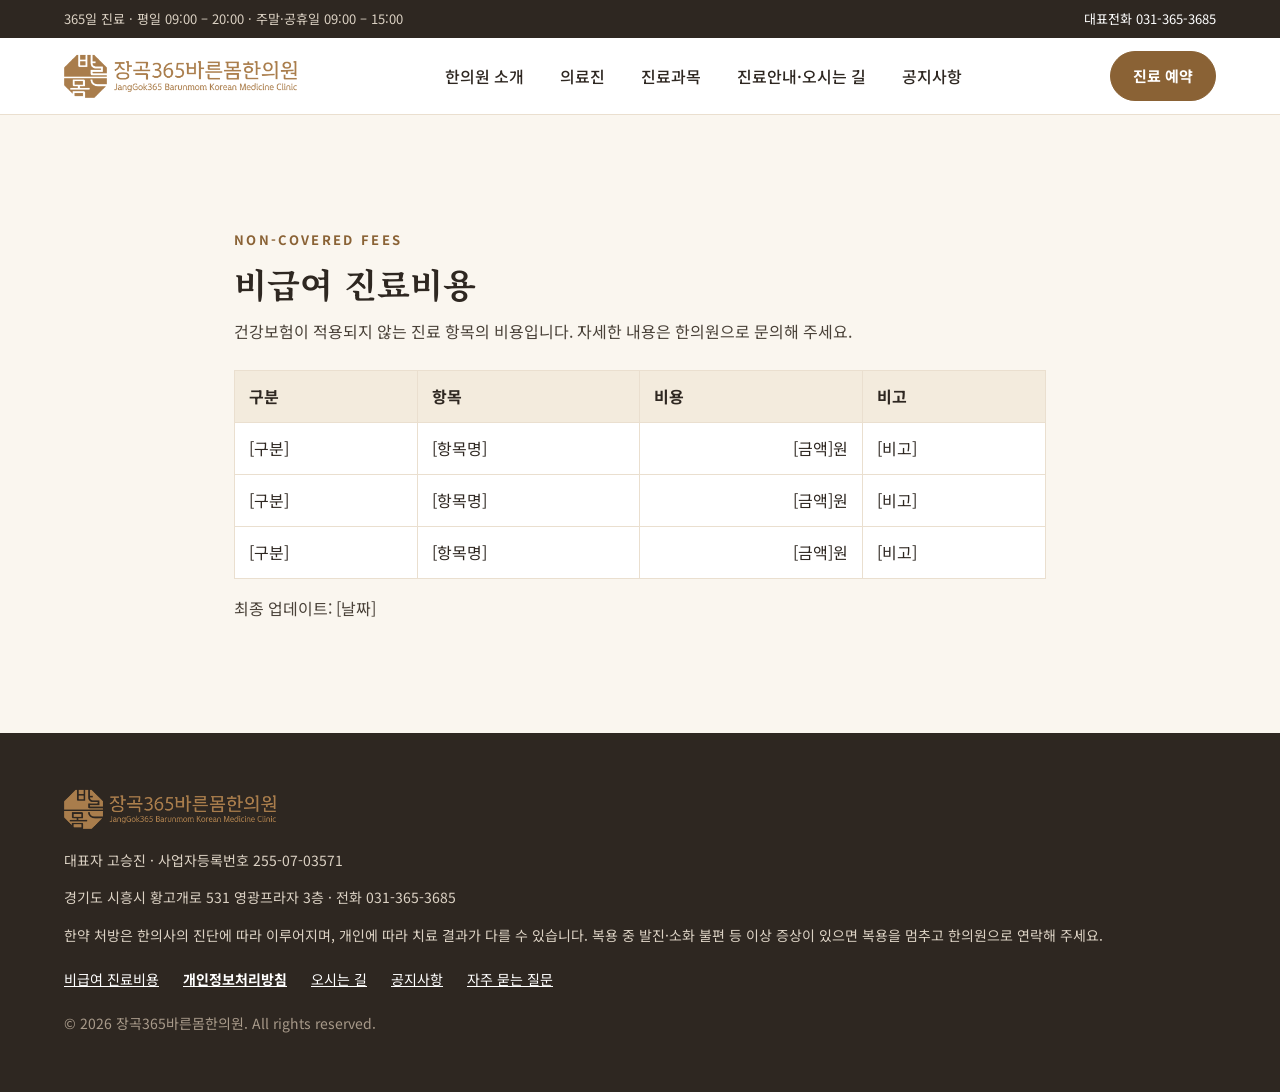
<file: fees.html>
<!doctype html>
<html lang="ko">
<head>
<meta charset="utf-8">
<meta name="viewport" content="width=device-width, initial-scale=1">
<title>비급여 진료비용 | 시흥 장곡동 장곡365바른몸한의원</title>
<meta name="description" content="장곡365바른몸한의원 비급여 진료비용 안내.">
<meta property="og:type" content="website">
<meta property="og:title" content="비급여 진료비용 | 시흥 장곡동 장곡365바른몸한의원">
<meta property="og:description" content="장곡365바른몸한의원 비급여 진료비용 안내.">
<meta property="og:image" content="images/hero.jpg">
<link rel="icon" type="image/png" href="favicon.png">
<link rel="apple-touch-icon" href="apple-touch-icon.png">
<link rel="preconnect" href="https://fonts.googleapis.com">
<link rel="preconnect" href="https://fonts.gstatic.com" crossorigin>
<link href="https://fonts.googleapis.com/css2?family=Noto+Sans+KR:wght@400;500;700&family=Noto+Serif+KR:wght@500;700&display=swap" rel="stylesheet">
<link rel="stylesheet" href="style.css?v=202611171626">
<script src="main.js?v=202611171626" defer></script>
<script type="application/ld+json">{"@context": "https://schema.org", "@type": "MedicalClinic", "@id": "https://janggok365brm.com/#clinic", "name": "장곡365바른몸한의원", "url": "https://janggok365brm.com/", "telephone": "+82-31-365-3685"}</script>
<link rel="canonical" href="https://janggok365brm.com/fees.html">
</head>
<body>
<div class="topbar"><div class="wrap">
<span>365일 진료 · 평일 09:00 – 20:00 · 주말·공휴일 09:00 – 15:00</span>
<a href="tel:0313653685">대표전화 031-365-3685</a>
</div></div>
<header class="site-header"><div class="wrap">
<a class="logo" href="index.html"><img src="images/logo.png" alt="장곡365바른몸한의원 홈"></a>
<nav aria-label="주 메뉴"><ul class="gnb">
<li><a href="about.html">한의원 소개</a></li>
<li><a href="doctor.html">의료진</a></li>
<li><a href="care-pain.html">진료과목</a><ul class="sub"><li><a href="care-pain.html">통증·추나</a></li><li><a href="care-accident.html">교통사고 치료</a></li><li><a href="care-diet.html">다이어트</a></li><li><a href="care-skin.html">피부 클리닉</a></li><li><a href="care-constitution.html">체질·보약</a></li><li><a href="care-women.html">여성·산후 관리</a></li><li><a href="care-growth.html">소아 성장 클리닉</a></li></ul></li>
<li><a href="location.html">진료안내·오시는 길</a></li>
<li><a href="notice.html">공지사항</a></li>
</ul></nav>
<a class="btn btn-main header-cta" href="https://booking.naver.com/booking/13/bizes/1511039" target="_blank" rel="noopener">진료 예약</a>
<button class="menu-btn" type="button" aria-label="메뉴 열기" aria-expanded="false" aria-controls="mobile-nav">
<svg width="24" height="24" viewBox="0 0 24 24" fill="none" stroke="currentColor" stroke-width="2" stroke-linecap="round" aria-hidden="true"><path d="M4 7h16M4 12h16M4 17h16"/></svg>
</button>
</div></header>
<nav id="mobile-nav" class="mobile-nav" aria-label="휴대폰 메뉴">
<a href="index.html">홈</a>
<a href="about.html">한의원 소개</a>
<a href="doctor.html">의료진</a>
<a href="care-pain.html">진료과목</a>
<div class="subs"><a href="care-pain.html">통증·추나</a><a href="care-accident.html">교통사고 치료</a><a href="care-diet.html">다이어트</a><a href="care-skin.html">피부 클리닉</a><a href="care-constitution.html">체질·보약</a><a href="care-women.html">여성·산후 관리</a><a href="care-growth.html">소아 성장 클리닉</a></div>
<a href="location.html">진료안내·오시는 길</a>
<a href="notice.html">공지사항</a>
<a href="faq.html">자주 묻는 질문</a>
<a href="https://booking.naver.com/booking/13/bizes/1511039" target="_blank" rel="noopener">네이버 예약</a>
<a href="https://pf.kakao.com/_mDbkn" target="_blank" rel="noopener">카카오톡 상담</a>
</nav>
<main>

<section class="sec"><div class="wrap narrow doc">
<span class="label">NON-COVERED FEES</span>
<h1 style="font-size:34px;margin:10px 0 12px">비급여 진료비용</h1>
<p>건강보험이 적용되지 않는 진료 항목의 비용입니다. 자세한 내용은 한의원으로 문의해 주세요.</p>
<table class="fee">
<thead><tr><th>구분</th><th>항목</th><th>비용</th><th>비고</th></tr></thead>
<tbody>
<tr><td>[구분]</td><td>[항목명]</td><td class="price">[금액]원</td><td>[비고]</td></tr>
<tr><td>[구분]</td><td>[항목명]</td><td class="price">[금액]원</td><td>[비고]</td></tr>
<tr><td>[구분]</td><td>[항목명]</td><td class="price">[금액]원</td><td>[비고]</td></tr>
</tbody>
</table>
<p style="margin-top:16px">최종 업데이트: [날짜]</p>
</div></section>
</main>
<footer><div class="wrap">
<img class="flogo" src="images/logo.png" alt="장곡365바른몸한의원">
<p>대표자 고승진 · 사업자등록번호 255-07-03571</p>
<p>경기도 시흥시 황고개로 531 영광프라자 3층 · 전화 031-365-3685</p>
<p>한약 처방은 한의사의 진단에 따라 이루어지며, 개인에 따라 치료 결과가 다를 수 있습니다. 복용 중 발진·소화 불편 등 이상 증상이 있으면 복용을 멈추고 한의원으로 연락해 주세요.</p>
<nav aria-label="하단 메뉴">
<a href="fees.html">비급여 진료비용</a>
<a href="privacy.html" style="font-weight:700">개인정보처리방침</a>
<a href="location.html">오시는 길</a>
<a href="notice.html">공지사항</a>
<a href="faq.html">자주 묻는 질문</a>
</nav>
<p class="copy">© 2026 장곡365바른몸한의원. All rights reserved.</p>
</div></footer>
<div class="mobile-bar">
<a class="btn btn-line" href="tel:0313653685">전화하기</a>
<a class="btn btn-main" href="https://booking.naver.com/booking/13/bizes/1511039" target="_blank" rel="noopener">네이버 예약</a>
</div>
</body>
</html>
</file>
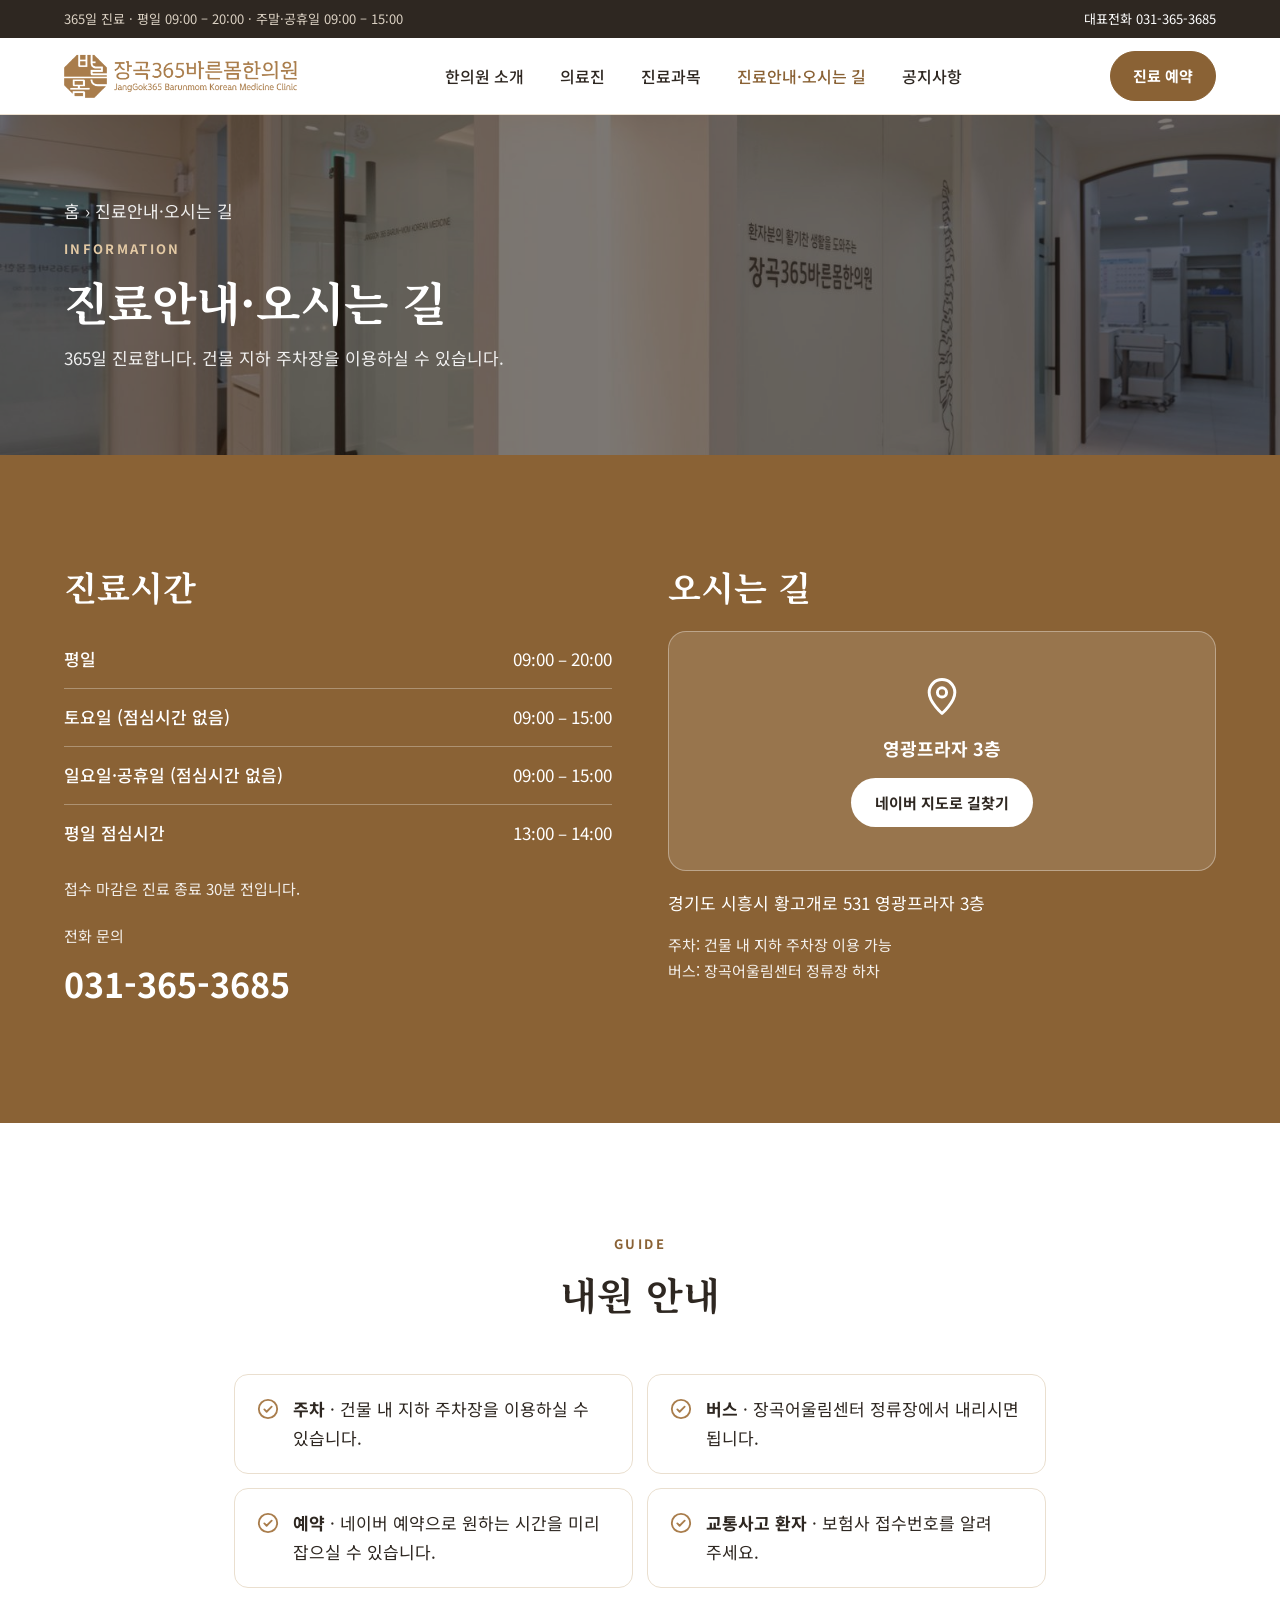
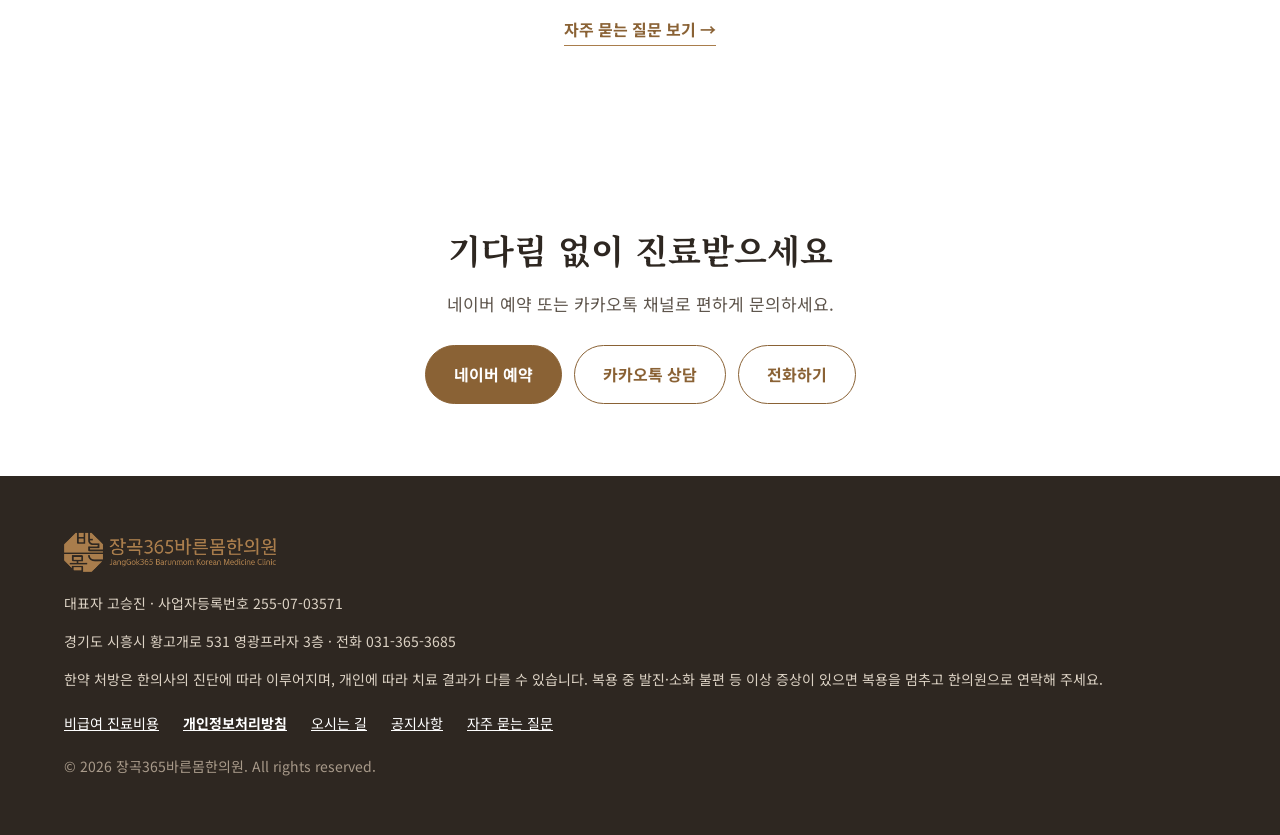
<file: location.html>
<!doctype html>
<html lang="ko">
<head>
<meta charset="utf-8">
<meta name="viewport" content="width=device-width, initial-scale=1">
<title>진료안내·오시는 길 | 시흥 장곡동 장곡365바른몸한의원</title>
<meta name="description" content="장곡365바른몸한의원 진료시간과 오시는 길. 경기도 시흥시 황고개로 531 영광프라자 3층.">
<meta property="og:type" content="website">
<meta property="og:title" content="진료안내·오시는 길 | 시흥 장곡동 장곡365바른몸한의원">
<meta property="og:description" content="장곡365바른몸한의원 진료시간과 오시는 길. 경기도 시흥시 황고개로 531 영광프라자 3층.">
<meta property="og:image" content="images/hero.jpg">
<link rel="icon" type="image/png" href="favicon.png">
<link rel="apple-touch-icon" href="apple-touch-icon.png">
<link rel="preconnect" href="https://fonts.googleapis.com">
<link rel="preconnect" href="https://fonts.gstatic.com" crossorigin>
<link href="https://fonts.googleapis.com/css2?family=Noto+Sans+KR:wght@400;500;700&family=Noto+Serif+KR:wght@500;700&display=swap" rel="stylesheet">
<link rel="stylesheet" href="style.css?v=202611171626">
<script src="main.js?v=202611171626" defer></script>
<script type="application/ld+json">{"@context": "https://schema.org", "@type": "MedicalClinic", "@id": "https://janggok365brm.com/#clinic", "name": "장곡365바른몸한의원", "url": "https://janggok365brm.com/", "telephone": "+82-31-365-3685"}</script>
<link rel="canonical" href="https://janggok365brm.com/location.html">
</head>
<body>
<div class="topbar"><div class="wrap">
<span>365일 진료 · 평일 09:00 – 20:00 · 주말·공휴일 09:00 – 15:00</span>
<a href="tel:0313653685">대표전화 031-365-3685</a>
</div></div>
<header class="site-header"><div class="wrap">
<a class="logo" href="index.html"><img src="images/logo.png" alt="장곡365바른몸한의원 홈"></a>
<nav aria-label="주 메뉴"><ul class="gnb">
<li><a href="about.html">한의원 소개</a></li>
<li><a href="doctor.html">의료진</a></li>
<li><a href="care-pain.html">진료과목</a><ul class="sub"><li><a href="care-pain.html">통증·추나</a></li><li><a href="care-accident.html">교통사고 치료</a></li><li><a href="care-diet.html">다이어트</a></li><li><a href="care-skin.html">피부 클리닉</a></li><li><a href="care-constitution.html">체질·보약</a></li><li><a href="care-women.html">여성·산후 관리</a></li><li><a href="care-growth.html">소아 성장 클리닉</a></li></ul></li>
<li><a href="location.html" aria-current="page">진료안내·오시는 길</a></li>
<li><a href="notice.html">공지사항</a></li>
</ul></nav>
<a class="btn btn-main header-cta" href="https://booking.naver.com/booking/13/bizes/1511039" target="_blank" rel="noopener">진료 예약</a>
<button class="menu-btn" type="button" aria-label="메뉴 열기" aria-expanded="false" aria-controls="mobile-nav">
<svg width="24" height="24" viewBox="0 0 24 24" fill="none" stroke="currentColor" stroke-width="2" stroke-linecap="round" aria-hidden="true"><path d="M4 7h16M4 12h16M4 17h16"/></svg>
</button>
</div></header>
<nav id="mobile-nav" class="mobile-nav" aria-label="휴대폰 메뉴">
<a href="index.html">홈</a>
<a href="about.html">한의원 소개</a>
<a href="doctor.html">의료진</a>
<a href="care-pain.html">진료과목</a>
<div class="subs"><a href="care-pain.html">통증·추나</a><a href="care-accident.html">교통사고 치료</a><a href="care-diet.html">다이어트</a><a href="care-skin.html">피부 클리닉</a><a href="care-constitution.html">체질·보약</a><a href="care-women.html">여성·산후 관리</a><a href="care-growth.html">소아 성장 클리닉</a></div>
<a href="location.html">진료안내·오시는 길</a>
<a href="notice.html">공지사항</a>
<a href="faq.html">자주 묻는 질문</a>
<a href="https://booking.naver.com/booking/13/bizes/1511039" target="_blank" rel="noopener">네이버 예약</a>
<a href="https://pf.kakao.com/_mDbkn" target="_blank" rel="noopener">카카오톡 상담</a>
</nav>
<main>
<section class="page-hero">
<img src="images/entrance.jpg" alt="">
<div class="wrap">
<p class="crumb"><a href="index.html">홈</a> › 진료안내·오시는 길</p>
<span class="label">INFORMATION</span>
<h1>진료안내·오시는 길</h1>
<p>365일 진료합니다. 건물 지하 주차장을 이용하실 수 있습니다.</p>
</div>
</section>
<section class="info sec"><div class="wrap grid">
<div class="reveal">
<h2>진료시간</h2>
<table class="hours"><tbody>
<tr><th scope="row">평일</th><td>09:00 – 20:00</td></tr>
<tr><th scope="row">토요일 (점심시간 없음)</th><td>09:00 – 15:00</td></tr>
<tr><th scope="row">일요일·공휴일 (점심시간 없음)</th><td>09:00 – 15:00</td></tr>
<tr><th scope="row">평일 점심시간</th><td>13:00 – 14:00</td></tr>
</tbody></table>
<p class="note">접수 마감은 진료 종료 30분 전입니다.</p>
<p class="note" style="margin-top:22px">전화 문의</p>
<a class="tel" href="tel:0313653685">031-365-3685</a>
</div>
<div class="reveal">
<h2>오시는 길</h2>
<a class="map" href="https://map.naver.com/p/entry/place/2081000439" target="_blank" rel="noopener"><svg width="44" height="44" viewBox="0 0 24 24" fill="none" stroke="#fff" stroke-width="1.6" stroke-linecap="round" stroke-linejoin="round" aria-hidden="true"><path d="M12 21s-7-6.2-7-11.5A7 7 0 0 1 19 9.5C19 14.8 12 21 12 21z"/><circle cx="12" cy="9.5" r="2.5"/></svg><span style="font-size:18px;font-weight:700">영광프라자 3층</span><span class="pill">네이버 지도로 길찾기</span></a>
<p class="addr">경기도 시흥시 황고개로 531 영광프라자 3층</p>
<p class="note">주차: 건물 내 지하 주차장 이용 가능<br>버스: 장곡어울림센터 정류장 하차</p>

</div>
</div></section>

<section class="sec white"><div class="wrap narrow">
<div class="head reveal"><span class="label">GUIDE</span><h2>내원 안내</h2></div>
<ul class="checks">
<li class="reveal"><svg width="22" height="22" viewBox="0 0 24 24" fill="none" stroke="#A97D4C" stroke-width="2" stroke-linecap="round" stroke-linejoin="round" aria-hidden="true"><circle cx="12" cy="12" r="10"/><path d="M8 12.5l2.5 2.5L16 9.5"/></svg><span><strong>주차</strong> · 건물 내 지하 주차장을 이용하실 수 있습니다.</span></li>
<li class="reveal"><svg width="22" height="22" viewBox="0 0 24 24" fill="none" stroke="#A97D4C" stroke-width="2" stroke-linecap="round" stroke-linejoin="round" aria-hidden="true"><circle cx="12" cy="12" r="10"/><path d="M8 12.5l2.5 2.5L16 9.5"/></svg><span><strong>버스</strong> · 장곡어울림센터 정류장에서 내리시면 됩니다.</span></li>
<li class="reveal"><svg width="22" height="22" viewBox="0 0 24 24" fill="none" stroke="#A97D4C" stroke-width="2" stroke-linecap="round" stroke-linejoin="round" aria-hidden="true"><circle cx="12" cy="12" r="10"/><path d="M8 12.5l2.5 2.5L16 9.5"/></svg><span><strong>예약</strong> · 네이버 예약으로 원하는 시간을 미리 잡으실 수 있습니다.</span></li>
<li class="reveal"><svg width="22" height="22" viewBox="0 0 24 24" fill="none" stroke="#A97D4C" stroke-width="2" stroke-linecap="round" stroke-linejoin="round" aria-hidden="true"><circle cx="12" cy="12" r="10"/><path d="M8 12.5l2.5 2.5L16 9.5"/></svg><span><strong>교통사고 환자</strong> · 보험사 접수번호를 알려 주세요.</span></li>
</ul>
<p class="center reveal" style="margin-top:28px"><a class="more" href="faq.html">자주 묻는 질문 보기 →</a></p>
</div></section>
<section class="sec-sm white"><div class="wrap cta reveal">
<h2>기다림 없이 진료받으세요</h2>
<p>네이버 예약 또는 카카오톡 채널로 편하게 문의하세요.</p>
<div class="btns">
<a class="btn btn-main" href="https://booking.naver.com/booking/13/bizes/1511039" target="_blank" rel="noopener">네이버 예약</a>
<a class="btn btn-line" href="https://pf.kakao.com/_mDbkn" target="_blank" rel="noopener">카카오톡 상담</a>
<a class="btn btn-line" href="tel:0313653685">전화하기</a>
</div>
</div></section>
</main>
<footer><div class="wrap">
<img class="flogo" src="images/logo.png" alt="장곡365바른몸한의원">
<p>대표자 고승진 · 사업자등록번호 255-07-03571</p>
<p>경기도 시흥시 황고개로 531 영광프라자 3층 · 전화 031-365-3685</p>
<p>한약 처방은 한의사의 진단에 따라 이루어지며, 개인에 따라 치료 결과가 다를 수 있습니다. 복용 중 발진·소화 불편 등 이상 증상이 있으면 복용을 멈추고 한의원으로 연락해 주세요.</p>
<nav aria-label="하단 메뉴">
<a href="fees.html">비급여 진료비용</a>
<a href="privacy.html" style="font-weight:700">개인정보처리방침</a>
<a href="location.html">오시는 길</a>
<a href="notice.html">공지사항</a>
<a href="faq.html">자주 묻는 질문</a>
</nav>
<p class="copy">© 2026 장곡365바른몸한의원. All rights reserved.</p>
</div></footer>
<div class="mobile-bar">
<a class="btn btn-line" href="tel:0313653685">전화하기</a>
<a class="btn btn-main" href="https://booking.naver.com/booking/13/bizes/1511039" target="_blank" rel="noopener">네이버 예약</a>
</div>
</body>
</html>
</file>
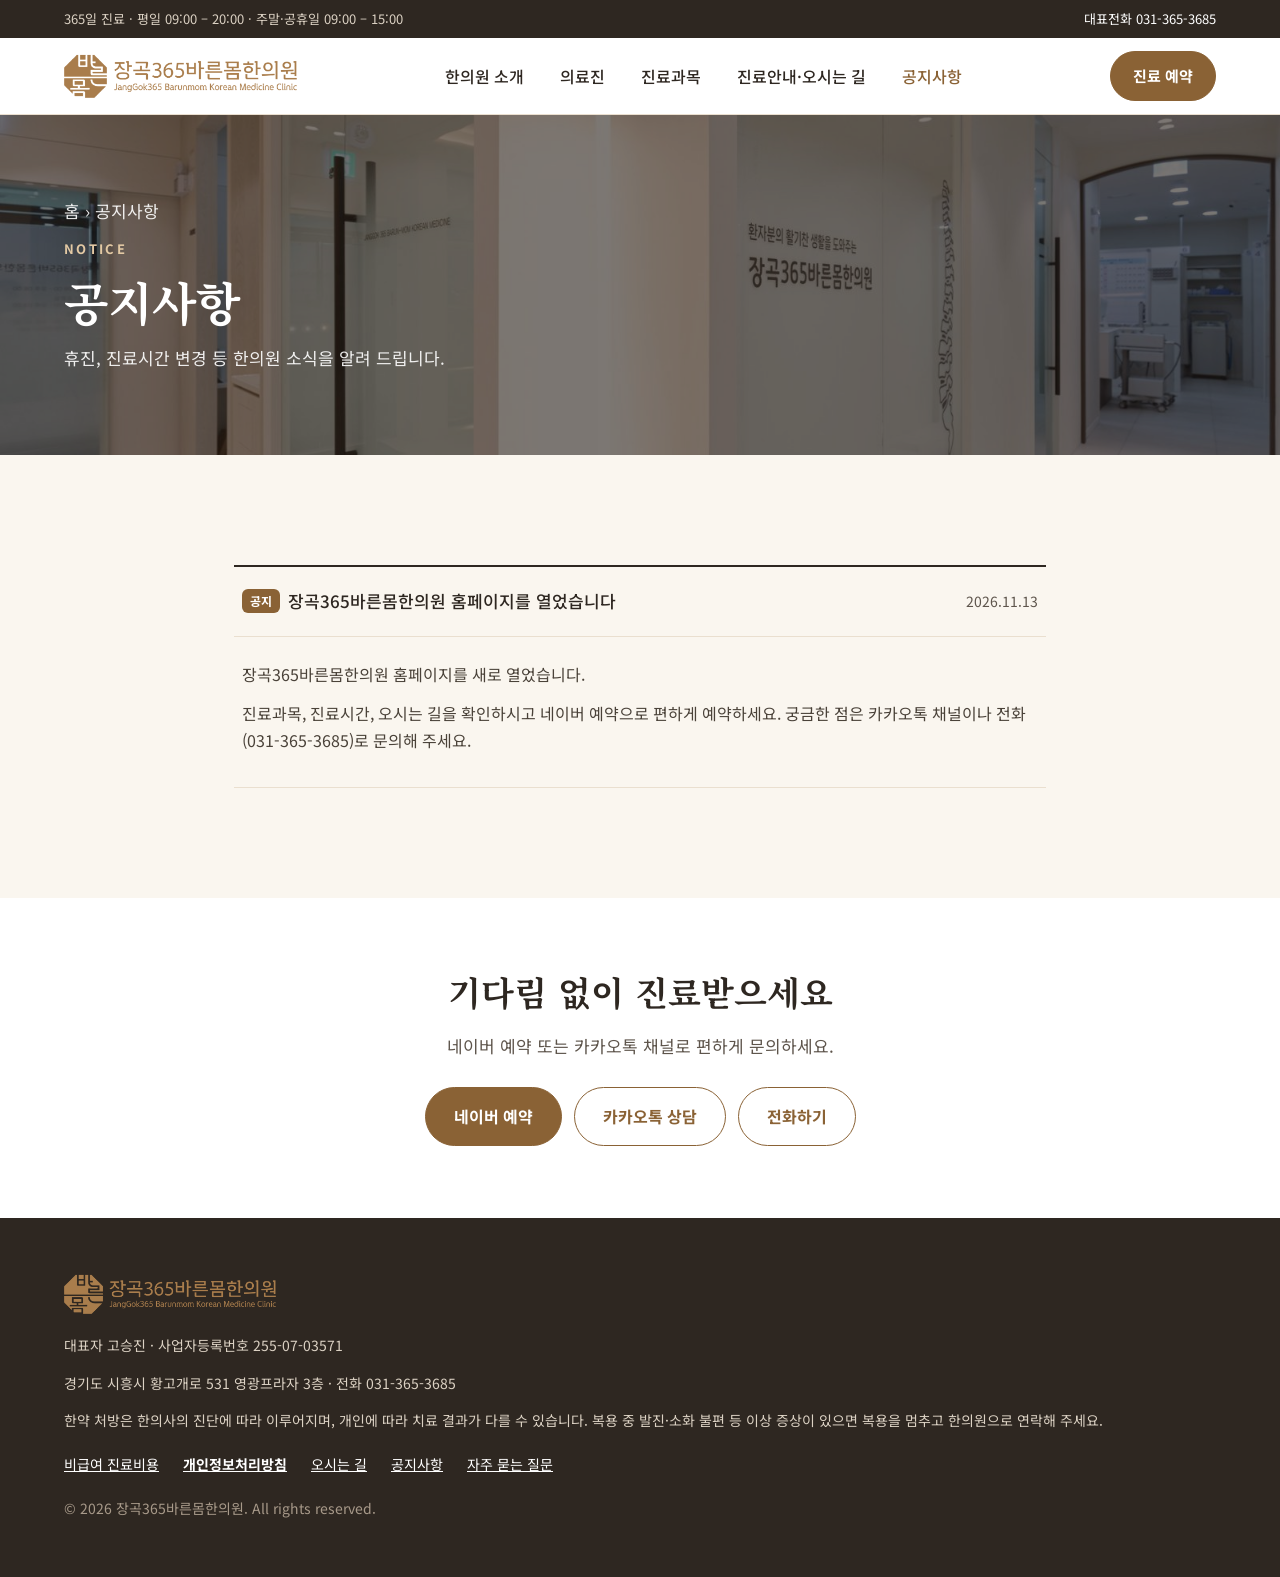
<file: notice.html>
<!doctype html>
<html lang="ko">
<head>
<meta charset="utf-8">
<meta name="viewport" content="width=device-width, initial-scale=1">
<title>공지사항 | 시흥 장곡동 장곡365바른몸한의원</title>
<meta name="description" content="장곡365바른몸한의원 공지사항. 휴진, 진료시간 변경 등 소식을 알려 드립니다.">
<meta property="og:type" content="website">
<meta property="og:title" content="공지사항 | 시흥 장곡동 장곡365바른몸한의원">
<meta property="og:description" content="장곡365바른몸한의원 공지사항. 휴진, 진료시간 변경 등 소식을 알려 드립니다.">
<meta property="og:image" content="images/hero.jpg">
<link rel="icon" type="image/png" href="favicon.png">
<link rel="apple-touch-icon" href="apple-touch-icon.png">
<link rel="preconnect" href="https://fonts.googleapis.com">
<link rel="preconnect" href="https://fonts.gstatic.com" crossorigin>
<link href="https://fonts.googleapis.com/css2?family=Noto+Sans+KR:wght@400;500;700&family=Noto+Serif+KR:wght@500;700&display=swap" rel="stylesheet">
<link rel="stylesheet" href="style.css?v=202611171626">
<script src="main.js?v=202611171626" defer></script>
<script type="application/ld+json">{"@context": "https://schema.org", "@type": "MedicalClinic", "@id": "https://janggok365brm.com/#clinic", "name": "장곡365바른몸한의원", "url": "https://janggok365brm.com/", "telephone": "+82-31-365-3685"}</script>
<link rel="canonical" href="https://janggok365brm.com/notice.html">
</head>
<body>
<div class="topbar"><div class="wrap">
<span>365일 진료 · 평일 09:00 – 20:00 · 주말·공휴일 09:00 – 15:00</span>
<a href="tel:0313653685">대표전화 031-365-3685</a>
</div></div>
<header class="site-header"><div class="wrap">
<a class="logo" href="index.html"><img src="images/logo.png" alt="장곡365바른몸한의원 홈"></a>
<nav aria-label="주 메뉴"><ul class="gnb">
<li><a href="about.html">한의원 소개</a></li>
<li><a href="doctor.html">의료진</a></li>
<li><a href="care-pain.html">진료과목</a><ul class="sub"><li><a href="care-pain.html">통증·추나</a></li><li><a href="care-accident.html">교통사고 치료</a></li><li><a href="care-diet.html">다이어트</a></li><li><a href="care-skin.html">피부 클리닉</a></li><li><a href="care-constitution.html">체질·보약</a></li><li><a href="care-women.html">여성·산후 관리</a></li><li><a href="care-growth.html">소아 성장 클리닉</a></li></ul></li>
<li><a href="location.html">진료안내·오시는 길</a></li>
<li><a href="notice.html" aria-current="page">공지사항</a></li>
</ul></nav>
<a class="btn btn-main header-cta" href="https://booking.naver.com/booking/13/bizes/1511039" target="_blank" rel="noopener">진료 예약</a>
<button class="menu-btn" type="button" aria-label="메뉴 열기" aria-expanded="false" aria-controls="mobile-nav">
<svg width="24" height="24" viewBox="0 0 24 24" fill="none" stroke="currentColor" stroke-width="2" stroke-linecap="round" aria-hidden="true"><path d="M4 7h16M4 12h16M4 17h16"/></svg>
</button>
</div></header>
<nav id="mobile-nav" class="mobile-nav" aria-label="휴대폰 메뉴">
<a href="index.html">홈</a>
<a href="about.html">한의원 소개</a>
<a href="doctor.html">의료진</a>
<a href="care-pain.html">진료과목</a>
<div class="subs"><a href="care-pain.html">통증·추나</a><a href="care-accident.html">교통사고 치료</a><a href="care-diet.html">다이어트</a><a href="care-skin.html">피부 클리닉</a><a href="care-constitution.html">체질·보약</a><a href="care-women.html">여성·산후 관리</a><a href="care-growth.html">소아 성장 클리닉</a></div>
<a href="location.html">진료안내·오시는 길</a>
<a href="notice.html">공지사항</a>
<a href="faq.html">자주 묻는 질문</a>
<a href="https://booking.naver.com/booking/13/bizes/1511039" target="_blank" rel="noopener">네이버 예약</a>
<a href="https://pf.kakao.com/_mDbkn" target="_blank" rel="noopener">카카오톡 상담</a>
</nav>
<main>
<section class="page-hero">
<img src="images/entrance.jpg" alt="">
<div class="wrap">
<p class="crumb"><a href="index.html">홈</a> › 공지사항</p>
<span class="label">NOTICE</span>
<h1>공지사항</h1>
<p>휴진, 진료시간 변경 등 한의원 소식을 알려 드립니다.</p>
</div>
</section>

<section class="sec"><div class="wrap narrow">
<!-- 새 공지 추가 방법: 아래 n-list 맨 위에 <details class="n-item"> ... </details> 묶음 하나를 복사해서 날짜·제목·내용만 바꾸세요. -->
<div class="n-list n-page">
<details class="n-item" id="n1" open>
<summary><span class="n-title"><b class="pin">공지</b>장곡365바른몸한의원 홈페이지를 열었습니다</span><span class="n-date">2026.11.13</span></summary>
<div class="n-body"><p>장곡365바른몸한의원 홈페이지를 새로 열었습니다.</p><p>진료과목, 진료시간, 오시는 길을 확인하시고 네이버 예약으로 편하게 예약하세요. 궁금한 점은 카카오톡 채널이나 전화(031-365-3685)로 문의해 주세요.</p></div>
</details>
</div>
</div></section>
<section class="sec-sm white"><div class="wrap cta reveal">
<h2>기다림 없이 진료받으세요</h2>
<p>네이버 예약 또는 카카오톡 채널로 편하게 문의하세요.</p>
<div class="btns">
<a class="btn btn-main" href="https://booking.naver.com/booking/13/bizes/1511039" target="_blank" rel="noopener">네이버 예약</a>
<a class="btn btn-line" href="https://pf.kakao.com/_mDbkn" target="_blank" rel="noopener">카카오톡 상담</a>
<a class="btn btn-line" href="tel:0313653685">전화하기</a>
</div>
</div></section>
</main>
<footer><div class="wrap">
<img class="flogo" src="images/logo.png" alt="장곡365바른몸한의원">
<p>대표자 고승진 · 사업자등록번호 255-07-03571</p>
<p>경기도 시흥시 황고개로 531 영광프라자 3층 · 전화 031-365-3685</p>
<p>한약 처방은 한의사의 진단에 따라 이루어지며, 개인에 따라 치료 결과가 다를 수 있습니다. 복용 중 발진·소화 불편 등 이상 증상이 있으면 복용을 멈추고 한의원으로 연락해 주세요.</p>
<nav aria-label="하단 메뉴">
<a href="fees.html">비급여 진료비용</a>
<a href="privacy.html" style="font-weight:700">개인정보처리방침</a>
<a href="location.html">오시는 길</a>
<a href="notice.html">공지사항</a>
<a href="faq.html">자주 묻는 질문</a>
</nav>
<p class="copy">© 2026 장곡365바른몸한의원. All rights reserved.</p>
</div></footer>
<div class="mobile-bar">
<a class="btn btn-line" href="tel:0313653685">전화하기</a>
<a class="btn btn-main" href="https://booking.naver.com/booking/13/bizes/1511039" target="_blank" rel="noopener">네이버 예약</a>
</div>
</body>
</html>
</file>
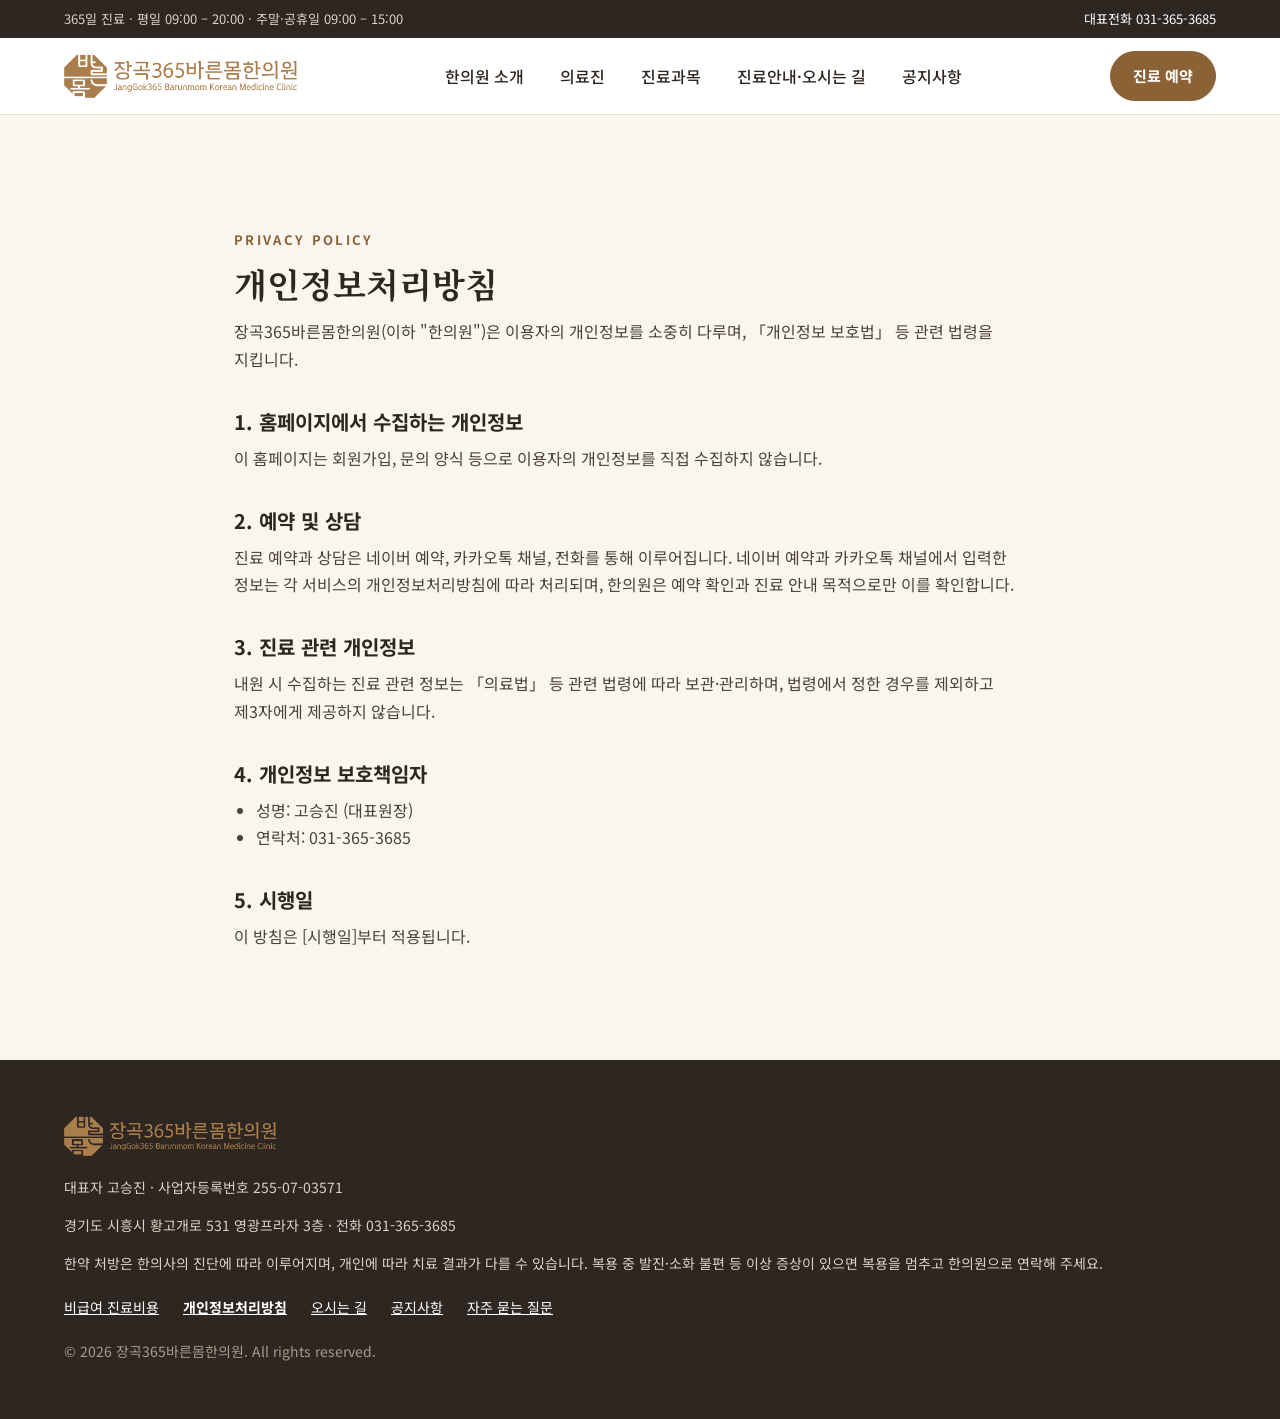
<file: privacy.html>
<!doctype html>
<html lang="ko">
<head>
<meta charset="utf-8">
<meta name="viewport" content="width=device-width, initial-scale=1">
<title>개인정보처리방침 | 시흥 장곡동 장곡365바른몸한의원</title>
<meta name="description" content="장곡365바른몸한의원 개인정보처리방침.">
<meta property="og:type" content="website">
<meta property="og:title" content="개인정보처리방침 | 시흥 장곡동 장곡365바른몸한의원">
<meta property="og:description" content="장곡365바른몸한의원 개인정보처리방침.">
<meta property="og:image" content="images/hero.jpg">
<link rel="icon" type="image/png" href="favicon.png">
<link rel="apple-touch-icon" href="apple-touch-icon.png">
<link rel="preconnect" href="https://fonts.googleapis.com">
<link rel="preconnect" href="https://fonts.gstatic.com" crossorigin>
<link href="https://fonts.googleapis.com/css2?family=Noto+Sans+KR:wght@400;500;700&family=Noto+Serif+KR:wght@500;700&display=swap" rel="stylesheet">
<link rel="stylesheet" href="style.css?v=202611171626">
<script src="main.js?v=202611171626" defer></script>
<script type="application/ld+json">{"@context": "https://schema.org", "@type": "MedicalClinic", "@id": "https://janggok365brm.com/#clinic", "name": "장곡365바른몸한의원", "url": "https://janggok365brm.com/", "telephone": "+82-31-365-3685"}</script>
<link rel="canonical" href="https://janggok365brm.com/privacy.html">
</head>
<body>
<div class="topbar"><div class="wrap">
<span>365일 진료 · 평일 09:00 – 20:00 · 주말·공휴일 09:00 – 15:00</span>
<a href="tel:0313653685">대표전화 031-365-3685</a>
</div></div>
<header class="site-header"><div class="wrap">
<a class="logo" href="index.html"><img src="images/logo.png" alt="장곡365바른몸한의원 홈"></a>
<nav aria-label="주 메뉴"><ul class="gnb">
<li><a href="about.html">한의원 소개</a></li>
<li><a href="doctor.html">의료진</a></li>
<li><a href="care-pain.html">진료과목</a><ul class="sub"><li><a href="care-pain.html">통증·추나</a></li><li><a href="care-accident.html">교통사고 치료</a></li><li><a href="care-diet.html">다이어트</a></li><li><a href="care-skin.html">피부 클리닉</a></li><li><a href="care-constitution.html">체질·보약</a></li><li><a href="care-women.html">여성·산후 관리</a></li><li><a href="care-growth.html">소아 성장 클리닉</a></li></ul></li>
<li><a href="location.html">진료안내·오시는 길</a></li>
<li><a href="notice.html">공지사항</a></li>
</ul></nav>
<a class="btn btn-main header-cta" href="https://booking.naver.com/booking/13/bizes/1511039" target="_blank" rel="noopener">진료 예약</a>
<button class="menu-btn" type="button" aria-label="메뉴 열기" aria-expanded="false" aria-controls="mobile-nav">
<svg width="24" height="24" viewBox="0 0 24 24" fill="none" stroke="currentColor" stroke-width="2" stroke-linecap="round" aria-hidden="true"><path d="M4 7h16M4 12h16M4 17h16"/></svg>
</button>
</div></header>
<nav id="mobile-nav" class="mobile-nav" aria-label="휴대폰 메뉴">
<a href="index.html">홈</a>
<a href="about.html">한의원 소개</a>
<a href="doctor.html">의료진</a>
<a href="care-pain.html">진료과목</a>
<div class="subs"><a href="care-pain.html">통증·추나</a><a href="care-accident.html">교통사고 치료</a><a href="care-diet.html">다이어트</a><a href="care-skin.html">피부 클리닉</a><a href="care-constitution.html">체질·보약</a><a href="care-women.html">여성·산후 관리</a><a href="care-growth.html">소아 성장 클리닉</a></div>
<a href="location.html">진료안내·오시는 길</a>
<a href="notice.html">공지사항</a>
<a href="faq.html">자주 묻는 질문</a>
<a href="https://booking.naver.com/booking/13/bizes/1511039" target="_blank" rel="noopener">네이버 예약</a>
<a href="https://pf.kakao.com/_mDbkn" target="_blank" rel="noopener">카카오톡 상담</a>
</nav>
<main>

<section class="sec"><div class="wrap narrow doc">
<span class="label">PRIVACY POLICY</span>
<h1 style="font-size:34px;margin:10px 0 12px">개인정보처리방침</h1>
<p>장곡365바른몸한의원(이하 "한의원")은 이용자의 개인정보를 소중히 다루며, 「개인정보 보호법」 등 관련 법령을 지킵니다.</p>
<h2>1. 홈페이지에서 수집하는 개인정보</h2>
<p>이 홈페이지는 회원가입, 문의 양식 등으로 이용자의 개인정보를 직접 수집하지 않습니다.</p>
<h2>2. 예약 및 상담</h2>
<p>진료 예약과 상담은 네이버 예약, 카카오톡 채널, 전화를 통해 이루어집니다. 네이버 예약과 카카오톡 채널에서 입력한 정보는 각 서비스의 개인정보처리방침에 따라 처리되며, 한의원은 예약 확인과 진료 안내 목적으로만 이를 확인합니다.</p>
<h2>3. 진료 관련 개인정보</h2>
<p>내원 시 수집하는 진료 관련 정보는 「의료법」 등 관련 법령에 따라 보관·관리하며, 법령에서 정한 경우를 제외하고 제3자에게 제공하지 않습니다.</p>
<h2>4. 개인정보 보호책임자</h2>
<ul><li>성명: 고승진 (대표원장)</li><li>연락처: 031-365-3685</li></ul>
<h2>5. 시행일</h2>
<p>이 방침은 [시행일]부터 적용됩니다.</p>
</div></section>
</main>
<footer><div class="wrap">
<img class="flogo" src="images/logo.png" alt="장곡365바른몸한의원">
<p>대표자 고승진 · 사업자등록번호 255-07-03571</p>
<p>경기도 시흥시 황고개로 531 영광프라자 3층 · 전화 031-365-3685</p>
<p>한약 처방은 한의사의 진단에 따라 이루어지며, 개인에 따라 치료 결과가 다를 수 있습니다. 복용 중 발진·소화 불편 등 이상 증상이 있으면 복용을 멈추고 한의원으로 연락해 주세요.</p>
<nav aria-label="하단 메뉴">
<a href="fees.html">비급여 진료비용</a>
<a href="privacy.html" style="font-weight:700">개인정보처리방침</a>
<a href="location.html">오시는 길</a>
<a href="notice.html">공지사항</a>
<a href="faq.html">자주 묻는 질문</a>
</nav>
<p class="copy">© 2026 장곡365바른몸한의원. All rights reserved.</p>
</div></footer>
<div class="mobile-bar">
<a class="btn btn-line" href="tel:0313653685">전화하기</a>
<a class="btn btn-main" href="https://booking.naver.com/booking/13/bizes/1511039" target="_blank" rel="noopener">네이버 예약</a>
</div>
</body>
</html>
</file>
<file: style.css>
:root{
  --main:#8A6235;      /* 메인 색: 버튼, 띠 */
  --main-dark:#6E4C28;
  --gold:#A97D4C;      /* 로고 금색 */
  --bg:#FAF6EF;        /* 배경 */
  --paper:#FFFFFF;
  --text:#2E2721;      /* 글자 */
  --sub:#5E554C;       /* 보조 글자 */
  --line:#EADFCF;      /* 테두리 */
  --dark:#2E2721;
  --serif:'Noto Serif KR',serif;
  --header:76px;
}
*{box-sizing:border-box}
html{scroll-behavior:smooth}
body{margin:0;font-family:'Noto Sans KR',sans-serif;color:var(--text);background:var(--bg);line-height:1.7;word-break:keep-all;-webkit-font-smoothing:antialiased}
img{max-width:100%;display:block}
a{color:var(--main)}
h1,h2,h3{margin:0}
h1,h2{font-family:var(--serif);font-weight:700;line-height:1.3}
p{margin:0}
ul{margin:0;padding:0;list-style:none}
.wrap{max-width:1200px;margin:0 auto;padding:0 24px}
.narrow{max-width:860px}
.sec{padding:110px 0}
.sec-sm{padding:72px 0}
.white{background:var(--paper)}
.label{display:inline-block;font-size:13px;font-weight:700;color:var(--main);letter-spacing:.18em}
.bar{display:block;width:48px;height:2px;background:var(--gold)}
.head{display:flex;flex-direction:column;gap:14px;align-items:center;text-align:center;margin-bottom:56px}
.head h2{font-size:38px}
.head p{color:var(--sub);font-size:17px;max-width:620px}
.btn{display:inline-flex;align-items:center;justify-content:center;gap:8px;text-decoration:none;padding:15px 28px;border-radius:999px;font-weight:700;font-size:16px;transition:background .2s,color .2s,border-color .2s}
.btn-main{background:var(--main);color:#fff;border:1.5px solid var(--main)}
.btn-main:hover{background:var(--main-dark);border-color:var(--main-dark)}
.btn-line{background:#fff;color:var(--main);border:1.5px solid var(--main)}
.btn-line:hover{background:var(--bg)}
.btn-ghost{background:transparent;color:#fff;border:1.5px solid rgba(255,255,255,.8)}
.btn-ghost:hover{background:rgba(255,255,255,.12)}
.more{display:inline-flex;align-items:center;gap:8px;font-weight:700;text-decoration:none;color:var(--main);border-bottom:1px solid var(--gold);padding-bottom:2px}
.more:hover{color:var(--main-dark)}

/* 상단 띠 */
.topbar{background:var(--dark);color:#DCD2C4;font-size:13px}
.topbar .wrap{display:flex;flex-wrap:wrap;justify-content:space-between;gap:6px 16px;padding-top:8px;padding-bottom:8px}
.topbar a{color:#fff;text-decoration:none}

/* 헤더 */
.site-header{background:rgba(255,255,255,.97);border-bottom:1px solid var(--line);position:sticky;top:0;z-index:50;backdrop-filter:blur(6px)}
.site-header .wrap{display:flex;align-items:center;justify-content:space-between;gap:24px;height:var(--header)}
.logo img{height:44px;width:auto}
.gnb{display:flex;align-items:center;gap:36px;font-weight:500;font-size:16px}
.gnb>li{position:relative}
.gnb>li>a{display:block;text-decoration:none;color:var(--text);padding:26px 0}
.gnb>li>a:hover,.gnb>li>a[aria-current="page"]{color:var(--main)}
.gnb .sub{position:absolute;top:100%;left:50%;transform:translate(-50%,8px);background:#fff;border:1px solid var(--line);border-radius:14px;padding:10px;min-width:190px;box-shadow:0 12px 32px rgba(46,39,33,.10);opacity:0;visibility:hidden;transition:opacity .2s,transform .2s}
.gnb>li:hover .sub,.gnb>li:focus-within .sub{opacity:1;visibility:visible;transform:translate(-50%,0)}
.gnb .sub a{display:block;padding:10px 14px;border-radius:8px;text-decoration:none;color:var(--text);font-size:15px;white-space:nowrap}
.gnb .sub a:hover{background:var(--bg);color:var(--main)}
.header-cta{padding:11px 22px;font-size:15px}
.menu-btn{display:none;background:none;border:0;width:44px;height:44px;padding:10px;cursor:pointer;color:var(--text)}
.mobile-nav{display:none}

/* 메인 대표 화면 */
.hero{position:relative;min-height:calc(100svh - var(--header) - 37px);display:flex;align-items:center;color:#fff;overflow:hidden;background:#3a2f25}
.hero .slides{position:absolute;inset:0}
.hero .slides img{position:absolute;inset:0;width:100%;height:100%;object-fit:cover;opacity:0;animation:fade 18s infinite}
.hero .slides img:nth-child(1){animation-delay:0s}
.hero .slides img:nth-child(2){animation-delay:6s}
.hero .slides img:nth-child(3){animation-delay:12s}
@keyframes fade{0%{opacity:0;transform:scale(1.06)}6%{opacity:1}33%{opacity:1}40%{opacity:0;transform:scale(1)}100%{opacity:0}}
.hero::after{content:"";position:absolute;inset:0;background:linear-gradient(90deg,rgba(30,22,15,.78) 0%,rgba(30,22,15,.45) 55%,rgba(30,22,15,.15) 100%)}
.hero .wrap{position:relative;z-index:2;width:100%}
.hero-text{max-width:620px;display:flex;flex-direction:column;gap:26px}
.hero .label{color:#E3C9A4}
.hero h1{font-size:60px;line-height:1.25}
.hero h1 em{font-style:normal;color:#E3C9A4}
.hero p{font-size:19px;color:rgba(255,255,255,.9)}
.hero .btns{display:flex;flex-wrap:wrap;gap:12px;margin-top:6px}
.scroll-cue{position:absolute;left:50%;bottom:28px;transform:translateX(-50%);z-index:2;color:rgba(255,255,255,.8);font-size:12px;letter-spacing:.2em;display:flex;flex-direction:column;align-items:center;gap:8px}
.scroll-cue span{display:block;width:1px;height:36px;background:rgba(255,255,255,.6);animation:cue 2s infinite}
@keyframes cue{0%{transform:scaleY(0);transform-origin:top}50%{transform:scaleY(1);transform-origin:top}51%{transform-origin:bottom}100%{transform:scaleY(0);transform-origin:bottom}}

/* 숫자 띠 */
.stats{display:grid;grid-template-columns:repeat(4,1fr);background:var(--paper);border-bottom:1px solid var(--line)}
.stat{padding:36px 24px;text-align:center;border-right:1px solid var(--line)}
.stat:last-child{border-right:0}
.stat strong{display:block;font-family:var(--serif);font-size:30px;color:var(--main)}
.stat span{color:var(--sub);font-size:15px}

/* 인사 문구 */
.intro{text-align:center;display:flex;flex-direction:column;align-items:center;gap:24px}
.intro h2{font-size:40px}
.intro p{font-size:18px;color:var(--sub);max-width:640px}

/* 진료과목 카드 */
.cares{display:grid;grid-template-columns:repeat(4,1fr);gap:20px}
.care{position:relative;background:#fff;border:1px solid var(--line);border-radius:20px;padding:34px 30px;display:flex;flex-direction:column;gap:10px;text-decoration:none;color:var(--text);transition:transform .25s,box-shadow .25s,border-color .25s}
.care:hover{transform:translateY(-4px);box-shadow:0 16px 36px rgba(46,39,33,.10);border-color:var(--gold)}
.care .no{font-family:var(--serif);font-size:15px;color:var(--gold);font-weight:700}
.care h3{font-size:23px}
.care p{color:var(--sub)}
.care .go{margin-top:10px;font-size:14px;font-weight:700;color:var(--main)}

/* 2단 소개 */
.split{display:grid;grid-template-columns:1fr 1fr;gap:64px;align-items:center}
.split img{width:100%;border-radius:24px;object-fit:cover}
.split-text{display:flex;flex-direction:column;gap:20px}
.split-text h2{font-size:36px}
.split-text p{font-size:17px;color:var(--sub)}

/* 갤러리 */
.gallery{display:grid;grid-template-columns:repeat(4,1fr);gap:16px}
.gallery figure{margin:0;display:flex;flex-direction:column;gap:10px}
.gallery img{width:100%;height:240px;object-fit:cover;border-radius:16px}
.gallery figcaption{font-size:15px;font-weight:500;color:var(--sub)}
.gallery.big{grid-template-columns:repeat(2,1fr);gap:24px}
.gallery.big img{height:380px}

/* 진료안내 띠 */
.info{background:var(--main);color:#fff}
.info .grid{display:grid;grid-template-columns:1fr 1fr;gap:56px}
.info h2{font-size:34px;margin-bottom:22px}
.hours{width:100%;border-collapse:collapse;font-size:17px}
.hours th{text-align:left;font-weight:500;padding:14px 0}
.hours td{text-align:right;padding:14px 0}
.hours tr{border-bottom:1px solid rgba(255,255,255,.3)}
.hours tr:last-child{border-bottom:0}
.info .note{font-size:15px;opacity:.9;margin-top:14px}
.info .tel{display:inline-block;color:#fff;font-size:34px;font-weight:700;text-decoration:none;margin-top:6px}
.map{min-height:240px;border-radius:18px;background:rgba(255,255,255,.12);border:1px solid rgba(255,255,255,.35);display:flex;flex-direction:column;align-items:center;justify-content:center;gap:14px;text-align:center;padding:28px;color:#fff;text-decoration:none;transition:background .2s}
.map:hover{background:rgba(255,255,255,.2)}
.map .pill{background:#fff;color:var(--text);padding:12px 24px;border-radius:999px;font-weight:700;font-size:15px}
.addr{margin-top:18px;font-size:17px}

/* 예약 */
.cta{text-align:center;display:flex;flex-direction:column;align-items:center;gap:18px}
.cta h2{font-size:34px}
.cta p{color:var(--sub);font-size:17px}
.cta .btns{display:flex;flex-wrap:wrap;justify-content:center;gap:12px;margin-top:8px}

/* 서브 페이지 상단 */
.page-hero{position:relative;height:340px;display:flex;align-items:center;color:#fff;overflow:hidden;background:#3a2f25}
.page-hero img{position:absolute;inset:0;width:100%;height:100%;object-fit:cover}
.page-hero::after{content:"";position:absolute;inset:0;background:rgba(30,22,15,.58)}
.page-hero .wrap{position:relative;z-index:2;width:100%;display:flex;flex-direction:column;gap:12px}
.page-hero .label{color:#E3C9A4}
.page-hero h1{font-size:46px}
.page-hero p{font-size:17px;color:rgba(255,255,255,.9)}
.crumb{font-size:14px;color:rgba(255,255,255,.75)}
.crumb a{color:rgba(255,255,255,.9);text-decoration:none}
.tabs{background:#fff;border-bottom:1px solid var(--line);overflow-x:auto}
.tabs ul{display:flex;gap:4px;max-width:1200px;margin:0 auto;padding:0 16px}
.tabs a{display:block;padding:18px 16px;text-decoration:none;color:var(--sub);font-weight:500;white-space:nowrap;border-bottom:2px solid transparent}
.tabs a:hover{color:var(--main)}
.tabs a[aria-current="page"]{color:var(--main);border-bottom-color:var(--main);font-weight:700}

/* 상세 페이지 */
.lead{font-family:var(--serif);font-size:28px;line-height:1.5;text-align:center}
.checks{display:grid;grid-template-columns:repeat(2,1fr);gap:14px}
.checks li{display:flex;gap:14px;align-items:flex-start;background:#fff;border:1px solid var(--line);border-radius:14px;padding:20px 22px;font-size:17px}
.checks svg{flex:none;margin-top:3px}
.methods{display:grid;grid-template-columns:repeat(3,1fr);gap:20px}
.method{background:var(--bg);border:1px solid var(--line);border-radius:18px;padding:30px;display:flex;flex-direction:column;gap:10px}
.method h3{font-size:20px}
.method p{color:var(--sub)}
.steps{display:grid;grid-template-columns:repeat(5,1fr);gap:16px;counter-reset:s}
.step{position:relative;text-align:center;display:flex;flex-direction:column;align-items:center;gap:10px}
.step b{width:56px;height:56px;border-radius:50%;background:var(--main);color:#fff;display:flex;align-items:center;justify-content:center;font-family:var(--serif);font-size:20px}
.step h3{font-size:17px}
.step p{font-size:14px;color:var(--sub)}
.notice{background:#F3EBDD;border-radius:16px;padding:24px 28px;color:var(--sub);font-size:15px}
.notice strong{color:var(--text)}

/* 의료진 */
.doctor-photo{height:620px;object-position:center top;background:#E2E5E8}
.tags{display:flex;flex-wrap:wrap;gap:8px}
.tags li{border:1px solid var(--gold);color:var(--main);border-radius:999px;padding:6px 16px;font-size:14px;font-weight:500}
.sign{font-family:var(--serif);font-size:22px;color:var(--text)}

/* 진료 철학 */
.values{display:grid;grid-template-columns:repeat(4,1fr);gap:20px}
.value{background:#fff;border:1px solid var(--line);border-radius:20px;padding:32px;display:flex;flex-direction:column;gap:12px}
.value .num{font-family:var(--serif);font-size:40px;color:var(--gold);font-weight:700;line-height:1}
.value h3{font-size:20px}
.value p{color:var(--sub)}

/* 문서 페이지 */
.doc h2{font-size:20px;margin:36px 0 10px;font-family:'Noto Sans KR',sans-serif}
.doc p,.doc li{color:#4A4239}
.doc ul{list-style:disc;padding-left:22px}
.fee{width:100%;border-collapse:collapse;background:#fff;margin-top:24px}
.fee th,.fee td{border:1px solid var(--line);padding:12px 14px;text-align:left}
.fee th{background:#F3EBDD}
.fee td.price{text-align:right;white-space:nowrap}



/* 다이어트 (린다이어트) */
.duo{display:grid;grid-template-columns:1fr 1fr;gap:20px;max-width:860px;margin:0 auto}
.duo-card{background:#fff;border:1px solid var(--line);border-radius:22px;padding:40px 32px;text-align:center;display:flex;flex-direction:column;gap:14px;align-items:center}
.duo-no{font-family:var(--serif);font-size:18px;color:#fff;background:var(--gold);border-radius:999px;padding:4px 18px}
.duo-card h3{font-family:var(--serif);font-size:24px;line-height:1.45}
.duo-foot{text-align:center;color:var(--sub);font-size:17px;max-width:640px;margin:32px auto 0}
.flow3{display:grid;grid-template-columns:repeat(3,1fr);gap:20px}
.flow-step{display:flex;gap:16px;align-items:flex-start;background:var(--bg);border:1px solid var(--line);border-radius:18px;padding:24px}
.flow-step b{flex:none;width:44px;height:44px;border-radius:50%;background:var(--main);color:#fff;display:flex;align-items:center;justify-content:center;font-family:var(--serif)}
.flow-step h3{font-size:18px;margin-bottom:4px}
.flow-step p{color:var(--sub);font-size:15px}
.videos{display:grid;grid-template-columns:1fr 1fr;gap:24px}
.video{aspect-ratio:16/9;border-radius:18px;overflow:hidden;background:#2E2721}
.video iframe{width:100%;height:100%;border:0;display:block}
.center{text-align:center}
@media (max-width:860px){.duo,.flow3,.videos{grid-template-columns:1fr}.duo-card{padding:28px 20px}.duo-card h3{font-size:20px}}


/* 공지사항 */
.notice-strip{background:#fff;border:1px solid var(--line);border-radius:22px;padding:32px 36px;display:grid;grid-template-columns:220px 1fr;gap:24px;align-items:start}
.ns-head{display:flex;flex-direction:column;gap:8px;align-items:flex-start}
.ns-head h2{font-size:28px}
.n-list{display:flex;flex-direction:column}
.n-list li a,.n-item summary{display:flex;justify-content:space-between;gap:16px;align-items:center;padding:16px 4px;border-bottom:1px solid var(--line);text-decoration:none;color:var(--text);min-height:44px}
.n-list li:last-child a{border-bottom:0}
.n-list li a:hover .n-title{color:var(--main)}
.n-title{font-weight:500}
.n-date{color:var(--sub);font-size:14px;white-space:nowrap}
.pin{display:inline-block;background:var(--main);color:#fff;font-size:12px;font-weight:700;border-radius:6px;padding:2px 8px;margin-right:8px;vertical-align:2px}
.n-page{border-top:2px solid var(--text)}
.n-item summary{cursor:pointer;list-style:none;font-size:17px;padding:20px 8px}
.n-item summary::-webkit-details-marker{display:none}
.n-item[open] summary{background:var(--bg)}
.n-body{padding:24px 8px 32px;border-bottom:1px solid var(--line);color:#4A4239;display:flex;flex-direction:column;gap:12px}
@media (max-width:860px){.notice-strip{grid-template-columns:1fr;padding:24px 20px}.ns-head{flex-direction:row;align-items:center;justify-content:space-between;width:100%}.ns-head .label{display:none}.ns-head h2{font-size:22px}.n-list li a,.n-item summary{flex-direction:column;align-items:flex-start;gap:4px}}


/* 성장 클리닉 */
.poster{border-radius:18px;border:1px solid var(--line);box-shadow:0 16px 40px rgba(46,39,33,.10);background:#fff}
.test{background:#fff;border:1px solid var(--line);border-left:0;border-radius:16px;padding:20px 24px;display:flex;flex-direction:column;gap:6px}
.test h3{font-size:19px;color:var(--main)}
.test p{font-size:16px}


/* 치료 소개 (사진) */
.tr-list{display:flex;flex-direction:column;gap:40px}
.tr-row{display:grid;grid-template-columns:1.15fr 1fr;gap:56px;align-items:center}
.tr-row img{width:100%;height:380px;object-fit:cover;border-radius:22px}
.tr-row.flip{grid-template-columns:1fr 1.15fr}
.tr-row.flip img{order:2}
.tr-text{display:flex;flex-direction:column;gap:12px}
.tr-no{font-family:var(--serif);font-size:44px;color:var(--gold);font-weight:700;line-height:1}
.tr-text h3{font-family:var(--serif);font-size:30px}
.tr-text p{font-size:17px;color:var(--sub)}
.tr-sub{font-size:15px!important;color:var(--main)!important;font-weight:500}
@media (max-width:860px){.tr-row,.tr-row.flip{grid-template-columns:1fr;gap:20px}.tr-row.flip img{order:0}.tr-row img{height:240px}.tr-text h3{font-size:24px}.tr-no{font-size:34px}.tr-list{gap:48px}}


/* 교통사고 증상 */
.syms{display:grid;grid-template-columns:repeat(3,1fr);gap:16px}
.sym{background:var(--bg);border:1px solid var(--line);border-radius:18px;padding:26px 28px;display:flex;flex-direction:column;gap:6px;border-top:3px solid var(--gold)}
.sym h3{font-size:19px}
.sym p{color:var(--sub);font-size:15px}
@media (max-width:860px){.syms{grid-template-columns:repeat(2,1fr);gap:12px}.sym{padding:18px}}


/* 의료진 */
.docs{display:grid;grid-template-columns:repeat(2,minmax(0,380px));justify-content:center;gap:28px}
.doc-card{background:#fff;border:1px solid var(--line);border-radius:22px;overflow:hidden;text-decoration:none;color:var(--text);transition:transform .25s,box-shadow .25s}
.doc-card:hover{transform:translateY(-4px);box-shadow:0 16px 36px rgba(46,39,33,.10)}
.doc-card img{width:100%;height:440px;object-fit:cover;object-position:center top;background:#E2E5E8}
.doc-card div{padding:22px 26px;display:flex;align-items:baseline;gap:12px}
.doc-role{color:var(--main);font-weight:700;font-size:15px}
.doc-card h3{font-family:var(--serif);font-size:26px}
.flip-split img{order:2}
@media (max-width:860px){.docs{grid-template-columns:1fr 1fr;gap:12px}.doc-card img{height:240px}.doc-card div{padding:14px;flex-direction:column;gap:2px}.doc-card h3{font-size:20px}.flip-split img{order:0}}


/* 원내 후기 안내 */
.rv-wall{display:grid;grid-template-columns:repeat(4,1fr);gap:14px;position:relative}
.rv-card{border-radius:14px;overflow:hidden;border:1px solid var(--line);background:#eee;aspect-ratio:4/3}
.rv-card img{width:100%;height:100%;object-fit:cover}
.rv-card:nth-child(n+9){display:none}
.rv-note{text-align:center;color:var(--sub);font-size:14px;margin-top:20px}
@media (max-width:860px){.rv-wall{grid-template-columns:repeat(2,1fr);gap:10px}.rv-card:nth-child(n+7){display:none}}

.faq .n-item summary{justify-content:flex-start}
.q{display:inline-flex;align-items:center;justify-content:center;width:28px;height:28px;border-radius:50%;background:var(--main);color:#fff;font-family:var(--serif);font-size:14px;margin-right:12px;flex:none}
.faq .n-title{display:flex;align-items:center}
.faq .n-body{padding-left:48px}


/* 피부 클리닉 장비 */
.devs{display:grid;grid-template-columns:1fr 1fr;gap:28px;align-items:start}
.dev{background:var(--bg);border:1px solid var(--line);border-radius:24px;padding:40px 36px;display:flex;flex-direction:column;gap:16px;position:relative}
.dev-top{display:flex;flex-direction:column;gap:6px;align-items:flex-start}
.dev-tag{font-size:13px;font-weight:700;color:var(--main);letter-spacing:.1em}
.dev h3{font-family:var(--serif);font-size:32px}
.dev-en{color:var(--sub);font-size:14px}
.dev-lead{font-size:16px;color:var(--text)}
.dev h4{font-size:16px;margin:8px 0 0;color:var(--main)}
.dev-list{display:flex;flex-direction:column;gap:10px}
.dev-list li{display:flex;gap:10px;align-items:flex-start;font-size:15px}
.dev-list svg{flex:none;margin-top:2px}
.dev-info{margin:0;display:flex;flex-direction:column;border-top:1px solid var(--line)}
.dev-info div{display:grid;grid-template-columns:72px 1fr;gap:12px;padding:10px 0;border-bottom:1px solid var(--line);font-size:15px}
.dev-info dt{font-weight:700}
.dev-info dd{margin:0;color:var(--sub)}
.dev .btn{align-self:flex-start;margin-top:8px}
.soon{position:absolute;top:28px;right:28px;background:#2E2721;color:#fff;font-size:13px;font-weight:700;border-radius:999px;padding:6px 14px}
.dev-soon{background:#fff}
.soon-note{background:#F3EBDD;border-radius:12px;padding:14px 16px;font-size:15px;color:var(--text)}
.steps4{grid-template-columns:repeat(4,1fr)}
@media (max-width:860px){.devs{grid-template-columns:1fr}.dev{padding:28px 22px}.dev h3{font-size:26px}.soon{top:22px;right:20px}.steps4{grid-template-columns:1fr}}


/* 온다 리프팅 */
.onda-hero{display:grid;grid-template-columns:1fr 1.1fr;gap:64px;align-items:center}
.onda-visual{position:relative;height:540px;border-radius:28px;background:radial-gradient(circle at 50% 45%,#FFFFFF 0%,#F3EBDD 55%,#E6D8C2 100%);display:flex;align-items:center;justify-content:center;overflow:hidden}
.onda-word{position:absolute;top:50%;left:50%;transform:translate(-50%,-55%);font-family:var(--serif);font-size:170px;font-weight:500;color:rgba(169,125,76,.16);letter-spacing:.02em;white-space:nowrap}
.onda-visual img{position:relative;height:88%;width:auto;filter:drop-shadow(0 24px 28px rgba(46,39,33,.22))}
.onda-text{display:flex;flex-direction:column;gap:18px}
.onda-text h2{font-size:38px}
.onda-text p{font-size:17px;color:var(--sub)}
.onda-text .btns{display:flex;flex-wrap:wrap;gap:12px;margin-top:6px}
@media (max-width:860px){.onda-hero{grid-template-columns:1fr;gap:32px}.onda-visual{height:420px}.onda-word{font-size:110px}.onda-text h2{font-size:28px}}


/* 아포지플러스 */
.apo{display:grid;grid-template-columns:340px 1fr;gap:40px;align-items:center;max-width:1040px;margin:0 auto}
.apo-visual{position:relative;height:440px;border-radius:22px;background:radial-gradient(circle at 50% 45%,#FFFFFF 0%,#F3EBDD 60%,#E6D8C2 100%);display:flex;align-items:center;justify-content:center;overflow:hidden}
.apo-visual .onda-word{font-size:92px}
.apo-visual img{position:relative;height:78%;width:auto;filter:drop-shadow(0 20px 24px rgba(46,39,33,.22))}
.apo-body{display:flex;flex-direction:column;gap:14px}
@media (max-width:860px){.apo{grid-template-columns:1fr;gap:24px}.apo-visual{height:340px}.apo-visual .onda-word{font-size:72px}}


/* 온다 핸드피스 */
.hps{display:grid;grid-template-columns:1fr 1fr;gap:24px}
.hp{position:relative;background:var(--bg);border:1px solid var(--line);border-radius:24px;padding:44px 40px;display:flex;flex-direction:column;gap:12px;overflow:hidden}
.hp-img{position:absolute;right:20px;top:20px;width:170px;height:auto}
.hp-word{font-family:var(--serif);font-size:64px;font-weight:700;line-height:1;color:var(--gold);letter-spacing:.04em}
.hp-body .hp-word{color:var(--main)}
.hp h3{font-size:22px}
.hp>p,.hp>ul,.hp>h3,.hp>.hp-word{position:relative;max-width:calc(100% - 160px)}
.hp p{color:var(--sub)}
.hp ul{display:flex;flex-direction:column;gap:8px;margin-top:6px}
.hp li{position:relative;padding-left:18px;font-size:15px}
.hp li::before{content:"";position:absolute;left:0;top:10px;width:7px;height:7px;border-radius:50%;background:var(--gold)}
@media (max-width:860px){.hps{grid-template-columns:1fr}.hp{padding:30px 24px}.hp-word{font-size:48px}.hp-img{width:120px;right:12px;top:12px}.hp>p,.hp>ul{max-width:none}.hp>h3,.hp>.hp-word{max-width:calc(100% - 110px)}}


/* 이벤트 팝업 */
.pop{position:fixed;inset:0;z-index:100;background:rgba(30,22,15,.55);display:flex;align-items:center;justify-content:center;padding:20px}
.pop[hidden]{display:none}
body.pop-open{overflow:hidden}
.pop-box{position:relative;width:100%;max-width:420px;max-height:92vh;background:#fff;border-radius:18px;overflow:hidden;display:flex;flex-direction:column;box-shadow:0 24px 60px rgba(0,0,0,.3)}
.pop-img{display:block;overflow:auto;flex:1 1 auto}
.pop-img img{width:100%;height:auto;display:block}
.pop-x{position:absolute;top:10px;right:10px;width:44px;height:44px;border-radius:50%;border:0;background:rgba(255,255,255,.9);color:var(--text);display:flex;align-items:center;justify-content:center;cursor:pointer;box-shadow:0 2px 8px rgba(0,0,0,.15)}
.pop-cta{margin:12px 14px 4px;border-radius:12px}
.pop-foot{display:grid;grid-template-columns:1fr 1fr;border-top:1px solid var(--line);margin-top:8px}
.pop-foot button{background:#fff;border:0;padding:14px 10px;font:inherit;font-size:15px;color:var(--sub);cursor:pointer;min-height:48px}
.pop-foot button+button{border-left:1px solid var(--line);color:var(--text);font-weight:700}
.pop-foot button:hover{background:var(--bg)}


/* 온다 이미지 추가 */
.cw{margin:0 auto 40px;max-width:520px;background:#fff;border:1px solid var(--line);border-radius:20px;padding:24px;text-align:center}
.cw img{width:100%;height:auto}
.cw figcaption{font-size:13px;color:var(--sub);margin-top:8px}
.hp-layer{width:100%;height:auto;border-radius:14px;margin-top:14px;position:relative}
.onda-banner{width:100%;height:auto;border-radius:22px;margin-bottom:32px;display:block}

/* 하단 */
footer{background:var(--dark);color:#DCD2C4;font-size:14px}
footer .wrap{padding-top:56px;padding-bottom:56px;display:flex;flex-direction:column;gap:14px}
footer .flogo{height:40px;width:auto;align-self:flex-start;margin-bottom:6px}
footer nav{display:flex;flex-wrap:wrap;gap:8px 24px;margin-top:6px}
footer nav a{color:#fff}
footer .copy{color:#A89A8A;margin-top:6px}

/* 휴대폰 하단 고정 버튼 */
.mobile-bar{display:none}

/* 스크롤 등장 효과 */
.js .reveal{opacity:0;transform:translateY(28px);transition:opacity .8s ease,transform .8s ease}
.js .reveal.in{opacity:1;transform:none}
@media (prefers-reduced-motion:reduce){
  html{scroll-behavior:auto}
  .js .reveal{opacity:1;transform:none;transition:none}
  .hero .slides img{animation:none}
  .hero .slides img:first-child{opacity:1}
  .scroll-cue span{animation:none}
}

@media (max-width:1024px){
  .gnb{gap:22px;font-size:15px}
  .cares,.methods{grid-template-columns:repeat(2,1fr)}
  .values,.gallery{grid-template-columns:repeat(2,1fr)}
  .steps{grid-template-columns:repeat(3,1fr)}
}
@media (max-width:860px){
  :root{--header:64px}
  .topbar{display:none}
  .gnb,.header-cta{display:none}
  .menu-btn{display:block}
  .logo img{height:36px}
  .mobile-nav{display:block;position:fixed;top:var(--header);left:0;right:0;bottom:0;background:#fff;z-index:49;overflow-y:auto;padding:12px 24px 120px;transform:translateX(100%);transition:transform .3s;visibility:hidden}
  .mobile-nav.open{transform:none;visibility:visible}
  .mobile-nav a{display:block;padding:15px 4px;border-bottom:1px solid var(--line);text-decoration:none;color:var(--text);font-size:17px;font-weight:500}
  .mobile-nav .subs a{padding-left:20px;font-size:15px;color:var(--sub);font-weight:400}
  .sec{padding:72px 0}
  .sec-sm{padding:52px 0}
  .head{margin-bottom:36px}
  .head h2,.intro h2{font-size:28px}
  .hero{min-height:560px}
  .hero::after{background:linear-gradient(180deg,rgba(30,22,15,.35) 0%,rgba(30,22,15,.75) 100%)}
  .hero h1{font-size:38px}
  .hero p{font-size:17px}
  .stats{grid-template-columns:repeat(2,1fr)}
  .stat:nth-child(2){border-right:0}
  .stat:nth-child(-n+2){border-bottom:1px solid var(--line)}
  .stat{padding:24px 12px}
  .stat strong{font-size:24px}
  .split,.info .grid{grid-template-columns:1fr;gap:36px}
  .split-text h2{font-size:28px}
  .cares,.methods,.values,.checks{grid-template-columns:1fr}
  .gallery img{height:170px}
  .gallery.big{grid-template-columns:1fr}
  .gallery.big img{height:240px}
  .steps{grid-template-columns:1fr;gap:12px}
  .step{flex-direction:row;text-align:left;align-items:center;gap:16px}
  .step b{flex:none}
  .page-hero{height:240px}
  .page-hero h1{font-size:32px}
  .lead{font-size:22px}
  .doctor-photo{height:440px}
  .cta h2{font-size:26px}
  body{padding-bottom:72px}
  .mobile-bar{display:grid;grid-template-columns:1fr 1fr;gap:8px;position:fixed;left:0;right:0;bottom:0;padding:10px 12px;background:#fff;border-top:1px solid var(--line);z-index:60}
  .mobile-bar .btn{padding:13px 10px}
}
</file>
